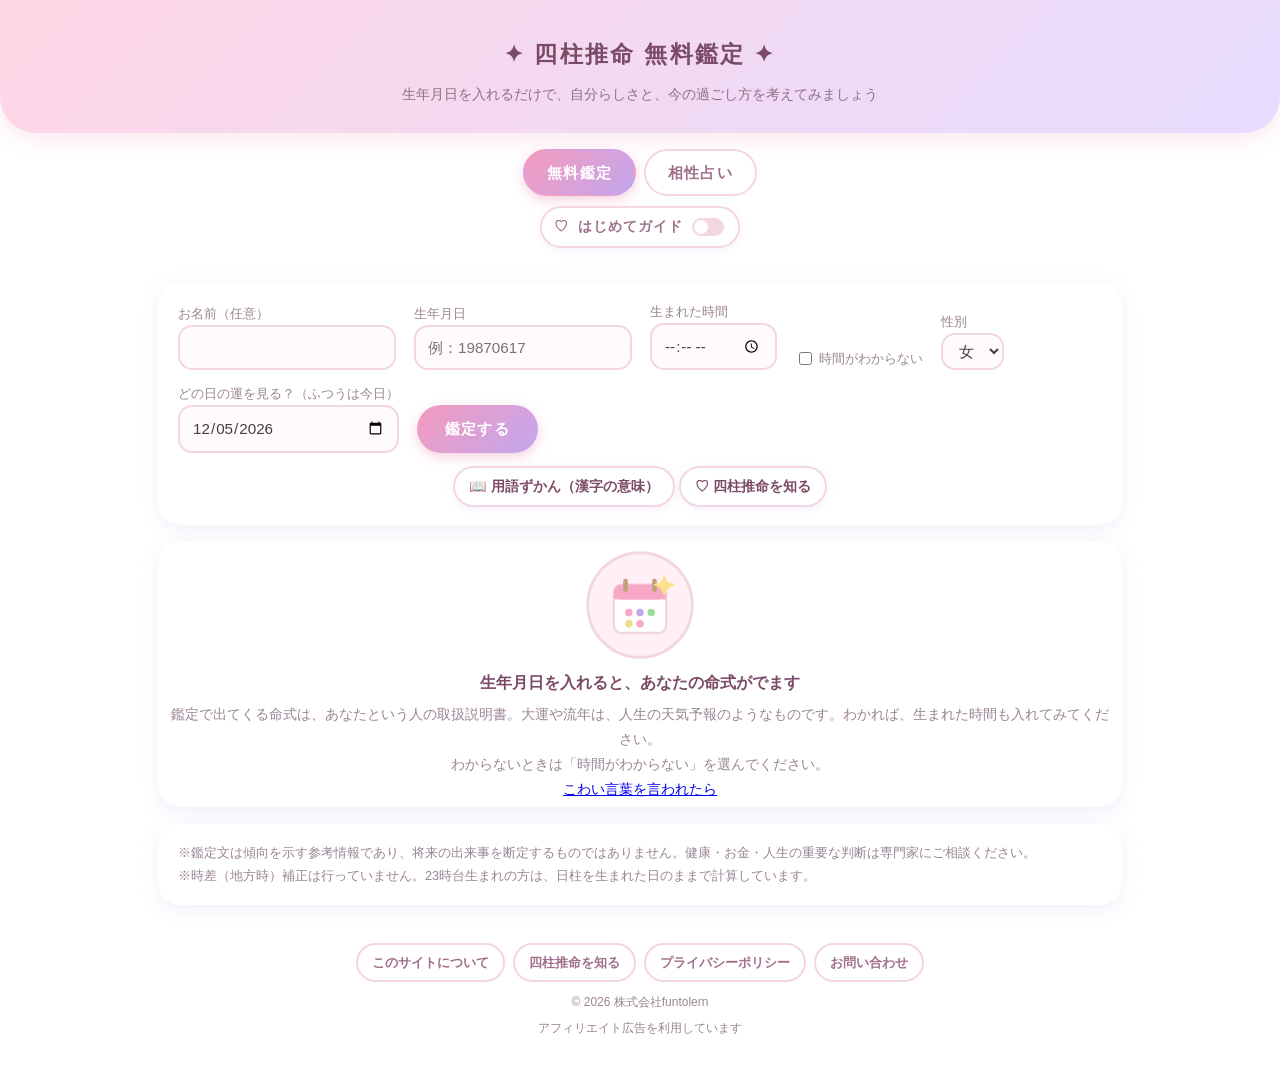
<file: index.html>
<!doctype html>
<html lang="ja">
<head>
<meta charset="utf-8">
<meta name="viewport" content="width=device-width,initial-scale=1">
<title>四柱推命 無料鑑定｜世界一わかりやすい四柱推命サイト</title>
<meta name="description" content="生年月日を入れるだけで、四柱推命の命式と自分らしさ、今の過ごし方がわかります。無料。怖がらせない、わかりやすさを大切にした鑑定サイトです。">
<link rel="canonical" href="https://shichu-techo.com/">
<style>
:root{--bg:#fff7fa;--ink:#4a3b47;--sub:#9a8494;--line:#f3d6e2;--acc:#e87fa6;--acc2:#b9a3e3;--card:#fff;--hl:#fff0f5;--mint:#d8f3ec}
*{box-sizing:border-box}
body{margin:0;font-family:"Zen Maru Gothic","M PLUS Rounded 1c","Hiragino Maru Gothic ProN","Noto Sans CJK JP",sans-serif;background:var(--bg) radial-gradient(circle at 10% 0%,#ffe3ee 0,transparent 40%),radial-gradient(circle at 95% 10%,#ece4ff 0,transparent 35%);color:var(--ink);line-height:1.8}
header{padding:34px 20px 26px;text-align:center;background:linear-gradient(135deg,#ffd6e5,#e6dcff);border-radius:0 0 36px 36px;box-shadow:0 6px 20px rgba(232,127,166,.18)}
header h1{margin:0;font-size:1.45rem;letter-spacing:.1em;color:#7a4a66}
header h1:before{content:"\2726  "}header h1:after{content:"  \2726"}
header p{margin:6px 0 0;color:#8f6f86;font-size:.88rem}
main{max-width:1000px;margin:0 auto;padding:18px}
.card{background:var(--card);border:none;border-radius:22px;padding:18px 20px;margin:16px 0;box-shadow:0 4px 18px rgba(185,163,227,.18)}
.card h2{font-size:1.05rem;margin:0 0 10px;color:#c45a86;padding:0}
.card h2:before{content:"\2661 ";color:var(--acc)}
.card h3{font-size:.95rem;margin:14px 0 4px;color:#8a6aa8}
form{display:flex;flex-wrap:wrap;gap:12px 18px;align-items:flex-end}
label{display:flex;flex-direction:column;font-size:.8rem;color:var(--sub)}
input,select,button{font:inherit;font-size:.95rem;padding:7px 12px;border:2px solid var(--line);border-radius:14px;background:#fffafc;color:var(--ink)}
input:focus,select:focus{outline:none;border-color:var(--acc)}
button{background:linear-gradient(135deg,#f49bbd,#c3a6ee);color:#fff;border:none;padding:10px 28px;border-radius:999px;cursor:pointer;font-weight:bold;letter-spacing:.08em;box-shadow:0 4px 12px rgba(232,127,166,.35)}
details{font-size:.85rem;color:var(--sub);width:100%}
details label{display:inline-flex;margin-right:16px}
table{border-collapse:separate;border-spacing:0;width:100%;max-width:100%;table-layout:fixed;font-size:.95rem;border-radius:16px;overflow:hidden;border:2px solid var(--line)}
th,td{border-bottom:1px solid var(--line);border-right:1px solid var(--line);padding:6px 4px;text-align:center;white-space:normal;overflow-wrap:anywhere;word-break:break-word;line-height:1.35}
th{background:#fdeef4;font-weight:normal;color:#a0708c;font-size:.82rem}
td.big{font-size:1.6rem;letter-spacing:.1em;padding:10px 4px;color:#7a4a66;overflow-wrap:normal;word-break:normal}
td.day{background:var(--hl)}
table.meishiki th:first-child,table.meishiki td:first-child{width:4.4em;padding:6px 1px;font-size:.72rem;line-height:1.25}
.grid{display:grid;grid-template-columns:1fr 1fr;gap:14px}
@media(max-width:760px){
  .grid{grid-template-columns:1fr}
  table{font-size:.78rem}
  th,td{padding:5px 2px}
  th{font-size:.7rem}
  td.big{font-size:1.15rem;letter-spacing:0;padding:8px 1px}
  table.meishiki th:first-child,table.meishiki td:first-child{width:4em;font-size:.68rem;padding:5px 1px}
}
.kv{display:grid;grid-template-columns:7em 1fr;gap:4px 10px;font-size:.92rem}
.kv div:nth-child(odd){color:var(--sub)}
.kv.points-kv{grid-template-columns:max-content minmax(0,1fr)}
.point-label,.point-date,.calm-sources>span{white-space:nowrap}
.point-date,.calm-sources>span{display:inline-block}
.meishiki-kubou{margin:8px 0 0;font-weight:700}
.kubou-mark{display:block;width:max-content;margin:2px auto 0;padding:0 5px;border-radius:8px;background:#f0e7fa;color:#614a76;font-size:.7rem}
.bar{display:flex;align-items:center;gap:8px;font-size:.9rem;margin:4px 0}
.bar span.b{display:inline-block;height:14px;background:linear-gradient(90deg,#f7a8c6,#c8b2f0);border-radius:999px}
.note{font-size:.8rem;color:var(--sub)}
.setsuiri-time-note{padding:4px 0;color:#6a5365}
.warn{font-size:.85rem;color:#d2557f}
.tag{display:inline-block;border:none;border-radius:999px;padding:1px 10px;margin:2px 3px;font-size:.85rem;background:var(--mint);color:#3f7f6e}
tr.cur td{background:#ffe3ee;font-weight:bold}
.text p{margin:4px 0}
.text p.lead{font-weight:bold;color:#7a4a66}
.text h4{display:inline-block;margin:12px 0 2px;padding:1px 12px;font-size:.85rem;color:#fff;background:linear-gradient(135deg,#f49bbd,#c3a6ee);border-radius:999px}
svg.gogyo{display:block;width:100%;max-width:360px;margin:0 auto}
.gl{font-size:.88rem;margin-top:6px}.gl div{margin:2px 0}
.dot{display:inline-block;width:.8em;height:.8em;border-radius:50%;margin-right:6px;vertical-align:-1px}
.tabs{display:flex;gap:8px;justify-content:center;flex-wrap:wrap;margin:16px auto 0;max-width:1000px;padding:0 18px}
.tab{background:#fff;color:#a0708c;border:2px solid var(--line);box-shadow:none;padding:8px 22px;font-weight:bold}
.tab.on{background:linear-gradient(135deg,#f49bbd,#c3a6ee);color:#fff;border-color:transparent;box-shadow:0 4px 12px rgba(232,127,166,.35)}
.panel{display:none}.panel.on{display:block}
.legend{display:flex;flex-wrap:wrap;gap:6px;justify-content:center;margin:10px 0 4px}
.pill{display:inline-flex;align-items:center;gap:5px;border-radius:999px;padding:3px 10px 3px 5px;font-size:.78rem;background:#fff;border:1px solid var(--line);color:#7a4a66}.pill svg{flex:none;display:block}
.two{display:grid;grid-template-columns:1fr 1fr;gap:12px}
@media(max-width:760px){.two{grid-template-columns:1fr}}
.cmp{margin:6px 0}.cmp .row{display:grid;grid-template-columns:2em repeat(2,minmax(0,1fr));gap:6px;align-items:center;font-size:.88rem}
.cmp-head{overflow-wrap:anywhere}.cmp-value{display:flex;align-items:center;gap:4px}.cmp-track{flex:1;min-width:0}.cmp .b{display:block;height:10px;border-radius:999px;background:linear-gradient(90deg,#f7a8c6,#c8b2f0)}
.gogyo-reading{background:var(--hl);border-radius:14px;padding:10px 14px;margin:12px 0}
#aisho-cycle-summary p{margin:0}
.who{font-size:.8rem;color:var(--sub);margin:0 0 8px}

.guidebar{display:flex;justify-content:center;margin:10px 18px 0}
.guide-toggle{display:inline-flex;align-items:center;gap:8px;font:inherit;font-size:.88rem;font-weight:bold;color:#a0708c;background:#fff;border:2px solid var(--line);border-radius:999px;padding:6px 14px 6px 12px;cursor:pointer;box-shadow:0 2px 8px rgba(185,163,227,.15)}
.guide-toggle.on{color:#fff;background:linear-gradient(135deg,#f49bbd,#c3a6ee);border-color:transparent;box-shadow:0 4px 12px rgba(232,127,166,.35)}
.guide-toggle .sw{width:32px;height:18px;border-radius:999px;background:#f3d6e2;position:relative;flex:none}
.guide-toggle .sw:after{content:"";position:absolute;top:2px;left:2px;width:14px;height:14px;border-radius:50%;background:#fff;transition:left .15s}
.guide-toggle.on .sw{background:rgba(255,255,255,.45)}
.guide-toggle.on .sw:after{left:16px}
.qbtn{display:inline-flex;align-items:center;justify-content:center;width:18px;height:18px;margin-left:4px;padding:0;border:none;border-radius:50%;background:linear-gradient(135deg,#f49bbd,#c3a6ee);color:#fff;font:inherit;font-size:11px;font-weight:bold;line-height:1;cursor:pointer;vertical-align:2px;box-shadow:0 1px 4px rgba(232,127,166,.35)}
.qbtn:focus{outline:2px solid #e87fa6;outline-offset:2px}
.qpop{position:fixed;z-index:50;max-width:min(320px,calc(100vw - 24px));background:#fff;color:#4a3b47;border:1.5px solid #e7dff0;border-radius:16px;padding:10px 12px;box-shadow:0 8px 24px rgba(122,74,102,.18);font-size:.82rem;line-height:1.65}
.qpop b{display:block;color:#c45a86;margin:0 0 4px;font-size:.88rem}
.qpop p{margin:0}
.tour{position:fixed;left:8px;right:8px;bottom:8px;z-index:45;background:#fff;border:1.5px solid #e7dff0;border-radius:20px;padding:12px 14px 12px;box-shadow:0 8px 28px rgba(185,163,227,.28);max-width:640px;margin:0 auto}
.tour-top{display:flex;align-items:center;gap:8px;margin:0 0 6px}
.tour-top b{flex:1;color:#7a4a66;font-size:.95rem}
.tour-top .num{font-size:.75rem;color:#9a8494;flex:none}
.tour-x{flex:none;width:28px;height:28px;border:none;border-radius:50%;background:#fff0f5;color:#c45a86;font:inherit;font-size:1.1rem;cursor:pointer}
.tour p{margin:0 0 10px;font-size:.86rem;line-height:1.7;color:#4a3b47}
.tour-nav{display:flex;gap:8px;justify-content:space-between}
.tour-nav button{flex:1;font:inherit;font-size:.9rem;font-weight:bold;border:none;border-radius:999px;padding:8px 12px;cursor:pointer}
.tour-nav .prev{background:#fff0f5;color:#c45a86}
.tour-nav .next{background:linear-gradient(135deg,#f49bbd,#c3a6ee);color:#fff}
.tour-nav button:disabled{opacity:.4;cursor:default}
.guide-hl{box-shadow:0 0 0 3px #9b80c7,0 0 0 8px rgba(155,128,199,.22)!important}
body.guide-on{padding-bottom:160px}
@media(max-width:760px){body.guide-on{padding-bottom:180px}}

.kan-yomi{display:inline-flex;flex-direction:column;align-items:center;justify-content:center;line-height:1.05;text-decoration:none;color:inherit;vertical-align:middle}
.kan-yomi .ky-k{font-weight:700;line-height:1.1}
.kan-yomi .ky-y{font-size:8px;font-weight:400;letter-spacing:-.04em;line-height:1.1;color:#a0708c;white-space:nowrap}
.kan-yomi.ky-mid .ky-y{letter-spacing:-.06em;font-size:7.5px}
.kan-yomi.ky-long .ky-y{letter-spacing:-.08em;font-size:7px}
.kanshi-yomi{display:inline-flex;gap:2px;align-items:flex-start;justify-content:center;flex-wrap:nowrap}
td.big .kan-yomi{min-width:0}
@media(max-width:760px){
  .kan-yomi .ky-y{font-size:7.5px;letter-spacing:-.05em}
  .kan-yomi.ky-mid .ky-y{font-size:7px;letter-spacing:-.07em}
  .kan-yomi.ky-long .ky-y{font-size:6.5px;letter-spacing:-.09em}
}
.zukan-bar{margin:10px 0 0;text-align:center}
.zukan-btn{display:inline-flex;align-items:center;gap:6px;font:inherit;font-size:.88rem;font-weight:bold;color:#7a4a66;text-decoration:none;background:#fff;border:2px solid var(--line);border-radius:999px;padding:6px 14px;box-shadow:0 2px 8px rgba(185,163,227,.15)}
.zukan-btn:hover{border-color:var(--acc);color:#c45a86}

.term-yomi{display:inline-flex;flex-direction:column;align-items:center;justify-content:center;line-height:1.05;text-decoration:none;color:inherit;vertical-align:middle;margin:0 1px}
.term-yomi .ty-k{line-height:1.15}
.term-yomi .ty-y{font-size:7.5px;font-weight:400;letter-spacing:-.04em;line-height:1.1;color:#a0708c;white-space:nowrap}
.term-yomi.ty-mid .ty-y{font-size:7px;letter-spacing:-.06em}
.term-yomi.ty-long .ty-y{font-size:6.5px;letter-spacing:-.08em}
h2 .term-yomi,h3 .term-yomi{margin:0 2px}
table.meishiki th:first-child .term-yomi .ty-y{font-size:6.5px;letter-spacing:-.08em}
@media(max-width:760px){
  .term-yomi .ty-y{font-size:7px}
  .term-yomi.ty-mid .ty-y{font-size:6.5px}
  .term-yomi.ty-long .ty-y{font-size:6px;letter-spacing:-.1em}
  table.meishiki th:first-child,table.meishiki td:first-child{width:4.6em}
}
.term-yomi.ty-nayin .ty-y{font-size:6.5px;letter-spacing:-.06em;white-space:nowrap;text-align:center;line-height:1.15}
@media(max-width:760px){
  .term-yomi.ty-nayin .ty-y{font-size:6.5px;letter-spacing:-.08em;white-space:nowrap}
}

.empty{text-align:center;padding:8px 8px 4px}
.empty svg{display:block;width:112px;height:112px;margin:0 auto 8px}
.empty .lead{font-weight:bold;color:#7a4a66;margin:0 0 6px;font-size:1rem}
.empty .sub{margin:0;font-size:.86rem;color:var(--sub)}
.time-help{font-size:.78rem;color:var(--sub);margin:0;width:100%}
#debugSettings[hidden]{display:none !important}

/* v10: 命式テーブルの折り返し防止と、読みやすい見出しブロック */
table.meishiki td,table.meishiki th{overflow-wrap:normal;word-break:keep-all}
table.meishiki td .term-yomi,table.meishiki td .kan-yomi,table.meishiki .cell-unit{white-space:nowrap}
.meishiki .meishiki-star{font-size:1.625rem;font-weight:700;line-height:1.15}
@media(max-width:760px){
  .meishiki .meishiki-star{font-size:1.125rem}
}
.cell-stack{display:flex;flex-direction:column;align-items:center;justify-content:center;gap:2px;line-height:1.2}
.stars-wrap{overflow-x:auto;-webkit-overflow-scrolling:touch;max-width:100%}
table.stars{font-size:.88rem}
table.stars th,table.stars td{overflow-wrap:normal;word-break:keep-all;white-space:nowrap}
.sum-lines{display:flex;flex-direction:column;gap:10px}
.sum-item{background:#fff0f5;border-radius:16px;padding:10px 12px}
.sum-item .lbl{display:inline-block;font-size:.75rem;font-weight:700;color:#fff;background:linear-gradient(135deg,#f49bbd,#c3a6ee);border-radius:999px;padding:1px 10px;margin:0 0 6px}
.sum-item p{margin:0;font-size:.92rem}
.unki-block{margin:14px 0 8px;padding:12px 14px 10px;background:#fffafc;border-radius:16px;border:1.5px solid var(--line)}
.unki-block h3{margin:0 0 6px;color:#c45a86}
.unki-block h4{display:inline-block;margin:10px 0 4px;padding:1px 12px;font-size:.82rem;color:#fff;background:linear-gradient(135deg,#f49bbd,#c3a6ee);border-radius:999px}
.unki-block p{margin:4px 0 6px}
details.more{width:100%;margin:16px 0;border:none}
details.more>summary{cursor:pointer;list-style:none;background:#fff;border:2px solid var(--line);border-radius:999px;padding:10px 18px;text-align:center;font-weight:700;color:#a0708c;box-shadow:0 2px 8px rgba(185,163,227,.15)}
details.more>summary::-webkit-details-marker{display:none}
details.more[open]>summary{margin-bottom:12px;color:#c45a86;border-color:var(--acc)}
@media(max-width:400px){
  main{padding:14px 10px}
  .card{padding:14px 12px}
  table{font-size:.7rem}
  table.meishiki{font-size:.7rem}
  table.meishiki th,table.meishiki td{padding:5px 1px}
  table.meishiki td.big{font-size:1.05rem;padding:8px 0}
  table.meishiki th:first-child,table.meishiki td:first-child{width:3.8em;font-size:.62rem;padding:5px 1px}
  table.stars{font-size:.66rem}
  table.stars th,table.stars td{padding:4px 2px}
  .kv{grid-template-columns:5.2em 1fr;font-size:.84rem;gap:4px 8px}
  .tag{font-size:.78rem;padding:1px 8px;margin:2px 2px}
}

.reassure{background:#fff0f5;border:1px solid #f3d6e2;border-radius:16px;padding:12px 14px;margin:8px 0 0;font-size:.92rem;line-height:1.7;color:#6a4a5c}
.ch-label{margin:20px 4px 4px;font-size:.78rem;font-weight:700;letter-spacing:.12em;color:#c45a86}
.fortune-figure{margin:0;padding:18px 14px 12px;border:1px solid #f0d4de;border-radius:18px;background:#fffaf7;color:#624752}
.fortune-figure figcaption{font-size:clamp(1rem,2.4vw,1.35rem);font-weight:bold;color:#834b61;text-align:center;overflow-wrap:anywhere}
.fortune-note{margin:4px 0 12px;text-align:center;color:#765765;font-size:.82rem}
.fortune-scroll{overflow-x:auto;border-radius:10px;background:#fff5f3;scrollbar-color:#c988a2 #f9e8e9}
.fortune-scroll:focus-visible{outline:2px solid #be416c;outline-offset:2px}
.fortune-timeline{display:block;width:100%;min-width:var(--fortune-width);height:auto}
.fortune-scroll-hint{display:none;margin:6px 0 0}
.fortune-cycle{display:flex;align-items:center;justify-content:center;gap:clamp(12px,5vw,55px);margin-top:12px}
.fortune-wheel{text-align:center;width:min(100%,290px)}
.fortune-wheel h3{margin:0;color:#834b61}
.fortune-clock{display:block;width:100%;height:auto}
.fortune-legend{list-style:none;padding:0;margin:0;display:flex;flex-wrap:wrap;gap:8px 16px;font-size:.85rem}
.fortune-legend li{display:flex;gap:6px;align-items:center}
.fortune-legend i{width:13px;height:13px;border-radius:4px}
.fortune-pink{background:#be416c}
.fortune-gray{background:#c4bec9}
.fortune-reading{display:grid;grid-template-columns:1fr 1fr;gap:12px;margin-top:12px}
.fortune-reading>div{background:#fff1f5;border-radius:14px;padding:12px 14px}
.fortune-reading h3{margin:0;color:#834b61}
.fortune-reading p{margin:4px 0;font-size:.9rem}
.fortune-years{white-space:nowrap}
.fortune-phases{display:grid;grid-template-columns:repeat(3,minmax(0,1fr));gap:4px;list-style:none;padding:0;margin:10px 0;text-align:center;color:#624752}
.fortune-phases li{padding:5px 3px 3px;border-radius:8px;font-size:.82rem;line-height:1.4;min-width:0;word-break:normal;overflow-wrap:anywhere}
.fortune-phases li.depart{background:#fde4ee}
.fortune-phases li.challenge{background:#feeadb}
.fortune-phases li.focus{background:#ffedce}
.fortune-phases li.growth{background:#dff1e9}
.fortune-phases li.inherit{background:#efe6fb}
.fortune-phases li.release{background:#e4e0e5}
.fortune-phases li[aria-current]{box-shadow:0 0 0 2px #be416c}
.fortune-phase-range{display:block;font-size:.69rem;font-variant-numeric:tabular-nums}
.fortune-phase-track{display:grid;grid-template-rows:17px;gap:2px;margin-top:4px;font-size:.67rem;line-height:16px}
.fortune-phase-track.cols-2{grid-template-columns:repeat(2,minmax(0,1fr))}
.fortune-phase-track>span{background:#ffffffa0;border-radius:4px;min-height:16px}
.fortune-phase-track>[aria-current]{background:#be416c;color:#fff;font-weight:bold}
.fortune-reading .fortune-preface{margin:0 0 4px}
.fortune-phase-guide{display:grid;gap:3px;margin:0 0 10px;font-size:.85rem}
.fortune-phase-guide>div{display:block;padding:2px 5px}
.fortune-phase-guide dt{font-weight:bold;color:#834b61}
.fortune-phase-guide dd{margin:0}
.fortune-phase-active{background:#fbe0e9;border-radius:8px}
#guide-fortune-ryunen{margin-top:16px}
#guide-fortune-ryunen h3{margin:0 0 8px;color:#834b61}
.fortune-ryunen-list{display:grid;grid-template-columns:repeat(5,minmax(0,1fr));gap:8px;padding:0;margin:0;list-style:none}
.fortune-ryunen-card{min-width:0;padding:9px 10px;border:1px solid #ebd8df;border-radius:12px;background:#fffaf7;color:#624752;font-size:.8rem;line-height:1.45}
.fortune-ryunen-card[aria-current]{background:#fbe0e9;border-color:#c9537b}
.fortune-ryunen-date,.fortune-ryunen-pillar,.fortune-ryunen-stars,.fortune-ryunen-details,.fortune-ryunen-tags{display:flex;align-items:baseline;flex-wrap:wrap;gap:2px 6px}
.fortune-ryunen-date{color:#834b61}
.fortune-ryunen-date strong,.fortune-ryunen-pillar strong{font-size:1rem}
.fortune-ryunen-date span{font-weight:bold;color:#9d345c}
.fortune-ryunen-details{margin-top:4px}
.fortune-ryunen-tags{margin-top:6px;gap:3px}
.fortune-ryunen-tags span{padding:1px 5px;border-radius:6px;font-size:.72rem;white-space:nowrap}
.fortune-ryunen-phase[data-phase="depart"]{background:#fde4ee}
.fortune-ryunen-phase[data-phase="challenge"]{background:#feeadb}
.fortune-ryunen-phase[data-phase="focus"]{background:#ffedce}
.fortune-ryunen-phase[data-phase="growth"]{background:#dff1e9}
.fortune-ryunen-phase[data-phase="inherit"]{background:#efe6fb}
.fortune-ryunen-phase[data-phase="release"]{background:#e4e0e5}
.fortune-ryunen-kubou{background:#e4e0e5;color:#504954}
.fortune-legend i.phase-depart{background:#f8d0de}
.fortune-legend i.phase-challenge{background:#fddcc4}
.fortune-legend i.phase-focus{background:#f9e6b8}
.fortune-legend i.phase-growth{background:#d8f3ec}
.fortune-legend i.phase-inherit{background:#e4d7f6}
.fortune-legend i.phase-release{background:#d9d5dc}
.hoshi-bar{margin:14px 0 0;text-align:center}
.hoshi-btn{display:inline-flex;align-items:center;gap:6px;font:inherit;font-size:.92rem;font-weight:bold;color:#fff;text-decoration:none;background:linear-gradient(135deg,#f49bbd,#c3a6ee);border-radius:999px;padding:8px 20px;box-shadow:0 4px 12px rgba(232,127,166,.35)}
.hoshi-btn:hover,.hoshi-btn:focus{outline:none;filter:brightness(1.05)}
@media(max-width:850px){.fortune-ryunen-list{grid-template-columns:repeat(3,minmax(0,1fr))}}
@media(max-width:1050px){.fortune-scroll-hint{display:block}}
@media(max-width:600px){
  .fortune-figure{padding:12px 8px}
  .fortune-cycle{flex-direction:column;gap:2px}
  .fortune-reading{grid-template-columns:1fr;gap:8px}
  .fortune-ryunen-list{grid-template-columns:repeat(2,minmax(0,1fr))}
  .fortune-phases{grid-template-columns:1fr}
}
.card.featured{border:2px solid #f4b4cc;box-shadow:0 6px 20px rgba(232,127,166,.22)}
.card.featured h2:before{content:"\2665 "}
.lead{font-size:.95rem;margin:0 0 10px;line-height:1.75}
.ikashi{background:#fffaf0;border-radius:12px;padding:8px 12px;margin:8px 0 0}
.stage-list{display:flex;flex-direction:column;gap:10px;margin-top:8px}
.stage-card{background:#fffafc;border:1px solid var(--line);border-radius:16px;padding:12px 14px}
.stage-card h3{margin:0 0 6px;display:flex;flex-wrap:wrap;gap:6px 10px;align-items:baseline}
.stage-card .age{font-size:.78rem;font-weight:600;color:#a0708c}
.stage-romance{margin:8px 0 4px}
.stage-romance h5{margin:12px 0 4px;font-size:.95rem;line-height:1.5;color:#7a4a66}
.stage-romance p{margin:0 0 10px;line-height:1.8}
.zokan-layers{margin:6px 0;padding-left:1.1em}
.zokan-layers li{margin:4px 0}
.zokan-layers li.on{font-weight:700}
.zokan-layers .now{display:inline-block;margin-left:4px;font-size:.72rem;font-weight:700;color:#c45a86;background:#ffe3ee;border-radius:999px;padding:1px 8px}
.calm-words{display:grid;gap:6px;list-style:none;padding:0;margin:6px 0 10px}
.calm-words li{display:grid;grid-template-columns:max-content minmax(0,1fr);align-items:center;gap:8px;font-size:.8rem;color:var(--sub)}
.chip-label{font-size:.78rem;color:#a0708c;font-weight:700;margin-right:4px}
.calm-chip{background:#fff;color:#8a4a6c;border:2px solid var(--line);box-shadow:none;padding:4px 12px;font-size:.82rem;letter-spacing:0}
.calm-chip:hover,.calm-chip:focus{border-color:var(--acc);color:#c45a86}
.calm-panel{border-top:1px solid #e7dff0;padding:6px 0;margin:6px 0 10px}
.rel-card{background:#fffafc;border:1px solid var(--line);border-radius:14px;padding:10px 12px;margin:8px 0}
.def-line{font-size:.86rem;color:var(--sub);line-height:1.7}
#guide-a-rels .note a,#guide-rels .rel-card a,.stage-signs a{color:#69488a;text-decoration:underline}
details.more.inner{margin:8px 0}
details.more.inner>summary{padding:8px 14px;font-size:.86rem}
@media(max-width:400px){
  .reassure{font-size:.86rem;padding:10px}
  .stage-card{padding:10px}
  .calm-chip{padding:4px 10px;font-size:.78rem}
}


/* 用語ずかん（同一ページ内パネル。OneDriveでも別ファイル不要） */
#zukan-root.zukan-modal{display:none;position:fixed;inset:0;z-index:100;overflow:auto;-webkit-overflow-scrolling:touch;background:var(--bg);overscroll-behavior:contain}
#zukan-root.zukan-modal.is-open,#zukan-root.zukan-modal:target,#zukan-root.zukan-modal:has(:target){display:block}
#zukan-root .zukan-toolbar{position:sticky;top:0;z-index:30;display:flex;justify-content:flex-end;gap:8px;padding:8px 12px;background:rgba(255,247,250,.96);border-bottom:1px solid var(--line)}
#zukan-root .zukan-close{font:inherit;font-size:.88rem;font-weight:bold;color:#7a4a66;background:#fff;border:2px solid var(--line);border-radius:999px;padding:6px 16px;cursor:pointer;box-shadow:0 2px 8px rgba(185,163,227,.15)}
#zukan-root .zukan-close:hover,#zukan-root .zukan-close:focus{border-color:var(--acc);color:#c45a86;outline:none}
body.zukan-open{overflow:hidden}
.meishiki-capture{background:#fff;border-radius:16px;padding:8px 4px 4px}

@media print{
  header,form,.tabs,#guideToggle,#tour,#qpop,.actions,#saveChartStatus,button{display:none!important}
  .card,.unki-block,.rel-card,.unki-table,.stars-wrap,tr{break-inside:avoid}
  .card{box-shadow:none}
  h2,h3,h4,.ch-label{break-after:avoid}
  body{background:white}
}
#zukan-root{--bg:#fff7fa;--ink:#4a3b47;--sub:#9a8494;--line:#f3d6e2;--acc:#e87fa6;--acc2:#b9a3e3;--card:#fff;--hl:#fff0f5;--mint:#d8f3ec}#zukan-root *{box-sizing:border-box}#zukan-root{scroll-behavior:smooth;overflow-x:hidden;max-width:100%}#zukan-root{margin:0;font-family:"Zen Maru Gothic","M PLUS Rounded 1c","Hiragino Maru Gothic ProN","Noto Sans CJK JP","Noto Sans JP",sans-serif;background:var(--bg) radial-gradient(circle at 10% 0%,#ffe3ee 0,transparent 40%),radial-gradient(circle at 95% 10%,#ece4ff 0,transparent 35%);color:var(--ink);line-height:1.8;overflow-x:hidden;max-width:100%}#zukan-root header{padding:34px 16px 18px;text-align:center;background:linear-gradient(135deg,#ffd6e5,#e6dcff);border-radius:0 0 36px 36px;box-shadow:0 6px 20px rgba(232,127,166,.18)}#zukan-root header h1{margin:0;font-size:1.35rem;letter-spacing:.08em;color:#7a4a66;overflow-wrap:anywhere}#zukan-root header h1:before{content:"\2726  "}#zukan-root header h1:after{content:"  \2726"}#zukan-root header .lead{margin:8px auto 14px;color:#8f6f86;font-size:.88rem;max-width:32em}#zukan-root .back{display:inline-block;background:#fff;color:#a0708c;text-decoration:none;border:2px solid var(--line);padding:6px 18px;border-radius:999px;font-size:.88rem;font-weight:bold}#zukan-root .back:hover,#zukan-root .back:focus{background:linear-gradient(135deg,#f49bbd,#c3a6ee);color:#fff;border-color:transparent;outline:none}#zukan-root .navwrap{position:sticky;top:0;z-index:20;background:rgba(255,247,250,.94);border-bottom:1px solid var(--line)}#zukan-root nav.chips{display:flex;flex-wrap:wrap;gap:8px;justify-content:center;max-width:1000px;margin:0 auto;padding:10px 12px}#zukan-root nav.chips a{display:inline-block;background:#fff;color:#a0708c;text-decoration:none;border:2px solid var(--line);border-radius:999px;padding:5px 12px;font-size:.8rem;font-weight:bold;white-space:nowrap}#zukan-root nav.chips a:hover,#zukan-root nav.chips a:focus{background:linear-gradient(135deg,#f49bbd,#c3a6ee);color:#fff;border-color:transparent;outline:none}#zukan-root main{max-width:1000px;margin:0 auto;padding:18px 14px 48px}#zukan-root section.sec{margin:8px 0 32px}#zukan-root section.sec>h2{font-size:1.08rem;margin:0 0 8px;color:#c45a86}#zukan-root section.sec>h2:before{content:"\2661 ";color:var(--acc)}#zukan-root .sec-lead{font-size:.88rem;color:var(--sub);margin:0 0 14px}#zukan-root .cards{display:grid;grid-template-columns:1fr 1fr;gap:12px}#zukan-root .pair{display:block;margin:4px 0 0;font-size:.78rem;color:#8a6aa8;letter-spacing:.04em;text-align:center;overflow-wrap:anywhere}#zukan-root section.sec{scroll-margin-top:80px}#zukan-root .term{background:var(--card);border-radius:22px;padding:16px 16px 14px;box-shadow:0 4px 18px rgba(185,163,227,.18);display:flex;flex-direction:column;align-items:center;min-width:0;overflow:hidden;scroll-margin-top:96px;height:100%}#zukan-root .term:target{box-shadow:0 0 0 3px #9b80c7,0 4px 18px rgba(185,163,227,.18)}#zukan-root .illust{width:120px;height:120px;flex:none;margin:0 0 6px}#zukan-root .illust svg{display:block;width:120px;height:120px}#zukan-root .term h3{margin:0;font-size:1.65rem;color:#7a4a66;letter-spacing:.06em;line-height:1.25;font-weight:bold;text-align:center}#zukan-root .term h3 .yomi{display:block;font-size:.8rem;font-weight:normal;letter-spacing:.12em;color:var(--sub);margin-top:2px}#zukan-root .tags{margin:8px 0 6px;text-align:center}#zukan-root .tag{display:inline-block;border-radius:999px;padding:1px 10px;margin:2px 3px;font-size:.78rem;background:var(--mint);color:#3f7f6e}#zukan-root .tag.yang{background:#ffe3ee;color:#c45a86}#zukan-root .tag.yin{background:#ece4ff;color:#7a5aa8}#zukan-root .tag.wood{background:#e8f8f0;color:#3d8a68}#zukan-root .tag.fire{background:#ffe8f0;color:#c45a86}#zukan-root .tag.earth{background:#fff4e0;color:#9a7040}#zukan-root .tag.metal{background:#fff9e0;color:#8a7a30}#zukan-root .tag.water{background:#e8f3fc;color:#3a6fa0}#zukan-root .term p{margin:4px 0 0;font-size:.88rem;text-align:left;overflow-wrap:anywhere;word-break:break-word}#zukan-root .diagram{background:var(--card);border-radius:22px;padding:16px 14px;box-shadow:0 4px 18px rgba(185,163,227,.18);margin:0 0 14px;text-align:center;min-width:0;overflow:hidden}#zukan-root .diagram svg{display:block;width:100%;max-width:380px;margin:0 auto;height:auto}#zukan-root .diagram .cap{font-size:.82rem;color:var(--sub);margin:10px 0 0;text-align:left;overflow-wrap:anywhere}#zukan-root .leg{display:flex;flex-wrap:wrap;gap:8px 16px;justify-content:center;margin-top:8px;font-size:.8rem;color:#7a4a66}#zukan-root .leg i{display:inline-block;width:22px;height:0;border-top:3px solid #e87fa6;vertical-align:middle;margin-right:4px;border-radius:2px}#zukan-root .leg i.dash{border-top-style:dashed;border-color:#b9a3e3}#zukan-root footer.note{font-size:.8rem;color:var(--sub);background:var(--card);border-radius:22px;padding:16px 18px;box-shadow:0 4px 18px rgba(185,163,227,.18);overflow-wrap:anywhere}#zukan-root .bottom-back{text-align:center;margin:22px 0 8px}
@media(max-width:760px){#zukan-root header{padding:28px 14px 16px}#zukan-root header h1{font-size:1.12rem;letter-spacing:.04em}#zukan-root .term h3{font-size:1.25rem;letter-spacing:.03em}#zukan-root .term{padding:12px 10px 10px;scroll-margin-top:180px;border-radius:18px}#zukan-root section.sec{scroll-margin-top:180px}#zukan-root nav.chips{gap:6px;padding:8px 8px}#zukan-root nav.chips a{padding:4px 9px;font-size:.72rem}#zukan-root .cards{gap:8px}
}
@media(max-width:480px){#zukan-root .illust{width:76px;height:76px;margin:0 0 4px}#zukan-root .illust svg{width:76px;height:76px}#zukan-root .term{padding:8px 7px 8px;border-radius:16px}#zukan-root .term h3{font-size:1.02rem;letter-spacing:.02em}#zukan-root .term h3 .yomi{font-size:.65rem;letter-spacing:.04em}#zukan-root .tags{margin:5px 0 4px}#zukan-root .tag{font-size:.65rem;padding:0 6px;margin:1px}#zukan-root .pair{font-size:.65rem;margin:2px 0 0;letter-spacing:0}#zukan-root .term p{font-size:.72rem;line-height:1.65;margin:3px 0 0}#zukan-root .sec-lead{font-size:.82rem}
}


.site-footer{max-width:1000px;margin:4px auto 32px;padding:0 16px;text-align:center}
.site-footer nav{display:flex;flex-wrap:wrap;gap:8px;justify-content:center;margin:0 0 10px}
.site-footer nav a{display:inline-block;background:#fff;color:#a0708c;text-decoration:none;border:2px solid var(--line);border-radius:999px;padding:6px 14px;font-size:.82rem;font-weight:bold}
.site-footer nav a:hover,.site-footer nav a:focus{background:linear-gradient(135deg,#f49bbd,#c3a6ee);color:#fff;border-color:transparent;outline:none}
.site-footer nav a[aria-current="page"]{border-color:var(--acc);color:#c45a86}
.site-footer .copy{margin:0;font-size:.75rem;color:var(--sub)}
.site-footer .ad-note{margin:4px 0 0;font-size:.72rem;color:var(--sub)}
</style>
</head>
<body>
<header id="kantei-top">
  <h1>四柱推命 無料鑑定</h1>
  <p id="lead">生年月日を入れるだけで、自分らしさと、今の過ごし方を考えてみましょう</p>
</header>
<nav class="tabs" aria-label="メニュー">
  <button type="button" class="tab on" id="tab-kantei">無料鑑定</button>
  <button type="button" class="tab" id="tab-aisho">相性占い</button>
</nav>
<div class="guidebar">
  <button type="button" class="guide-toggle" id="guideToggle" aria-pressed="false">
    <span aria-hidden="true">♡</span> はじめてガイド
    <span class="sw" aria-hidden="true"></span>
  </button>
</div>
<main>
<div id="panel-kantei" class="panel on">
<section class="card">
  <form id="f" novalidate>
    <label>お名前（任意）<input type="text" id="birthName" autocomplete="name"></label>
    <label>生年月日<input type="text" id="birth" inputmode="numeric" placeholder="例：19870617" required></label>
    <label>生まれた時間<input type="time" id="time"></label>
    <label style="flex-direction:row;align-items:center;gap:4px"><input type="checkbox" id="notime"> 時間がわからない</label>
    <label>性別<select id="gender"><option>女</option><option>男</option></select></label>
    <label>どの日の運を見る？（ふつうは今日）<input type="date" id="target"></label>
    <button type="submit">鑑定する</button>
    <details id="debugSettings" hidden>
      <summary>計算設定（検証用）</summary>
      <label>節入り判定<select id="mode"><option value="excel">簡易（日付のみで判定）</option><option value="precise" selected>精密（節入り時刻・JST）※標準</option></select></label>
      <label>蔵干の取り方<select id="zokanMode"><option value="since" selected>節入りからの日数※標準</option><option value="excel">次の節入りまでの日数</option></select></label>
    </details>
  </form>
  <p class="warn" id="err"></p>
  <p class="zukan-bar"><a class="zukan-btn" href="#zukan-root">📖 用語ずかん（漢字の意味）</a> <a class="zukan-btn" href="guide.html">♡ 四柱推命を知る</a></p>
</section>
<div id="out">
<section class="card empty" id="empty-kantei">
  <svg viewBox="0 0 120 120" width="112" height="112" aria-hidden="true">
  <circle cx="60" cy="60" r="56" fill="#fff0f5" stroke="#f3d6e2" stroke-width="3"/>
  <rect x="32" y="38" width="56" height="52" rx="8" fill="#fff" stroke="#f3d6e2" stroke-width="2.5"/>
  <rect x="32" y="38" width="56" height="16" rx="8" fill="#f7a8c6"/>
  <rect x="32" y="46" width="56" height="8" fill="#f7a8c6"/>
  <rect x="42" y="32" width="5" height="14" rx="2" fill="#c4a07a"/>
  <rect x="73" y="32" width="5" height="14" rx="2" fill="#c4a07a"/>
  <circle cx="48" cy="68" r="4" fill="#f7a8c6"/>
  <circle cx="60" cy="68" r="4" fill="#c3a6ee"/>
  <circle cx="72" cy="68" r="4" fill="#9fdc9a"/>
  <circle cx="48" cy="80" r="4" fill="#eedc8c"/>
  <circle cx="60" cy="80" r="4" fill="#f7a8c6"/>
  <path d="M86 28 L90 36 L98 38 L90 42 L86 50 L82 42 L74 38 L82 36 Z" fill="#ffe08a"/>
</svg>
  <p class="lead">生年月日を入れると、あなたの命式がでます</p>
  <p class="sub">鑑定で出てくる命式は、あなたという人の取扱説明書。大運や流年は、人生の天気予報のようなものです。わかれば、生まれた時間も入れてみてください。<br>わからないときは「時間がわからない」を選んでください。<br><a href="#sec-calm">こわい言葉を言われたら</a></p>
</section>
</div>
</div>
<div id="panel-aisho" class="panel">
<section class="card">
  <form id="fa" novalidate>
    <div class="two">
      <div>
        <p class="who">あなた</p>
        <label>お名前（任意）<input type="text" id="aName" placeholder="あなた" maxlength="20"></label>
        <label>生年月日<input type="text" id="aBirth" inputmode="numeric" placeholder="例：19870617" required></label>
        <label>生まれた時間<input type="time" id="aTime"></label>
        <label style="flex-direction:row;align-items:center;gap:4px"><input type="checkbox" id="aNotime"> 時間がわからない</label>
        <label>性別<select id="aGender"><option>女</option><option>男</option></select></label>
      </div>
      <div>
        <p class="who">お相手</p>
        <label>お名前（任意）<input type="text" id="bName" placeholder="お相手" maxlength="20"></label>
        <label>生年月日<input type="text" id="bBirth" inputmode="numeric" placeholder="例：19870617" required></label>
        <label>生まれた時間<input type="time" id="bTime"></label>
        <label style="flex-direction:row;align-items:center;gap:4px"><input type="checkbox" id="bNotime"> 時間がわからない</label>
        <label>性別<select id="bGender"><option>男</option><option>女</option></select></label>
      </div>
    </div>
    <button type="submit">相性を見る</button>
  </form>
  <p class="warn" id="errA"></p>
  <p class="zukan-bar"><a class="zukan-btn" href="#zukan-root">📖 用語ずかん（漢字の意味）</a> <a class="zukan-btn" href="guide.html">♡ 四柱推命を知る</a></p>
</section>
<div id="outA">
<section class="card empty" id="empty-aisho">
  <svg viewBox="0 0 120 120" width="112" height="112" aria-hidden="true">
  <circle cx="60" cy="60" r="56" fill="#fff0f5" stroke="#f3d6e2" stroke-width="3"/>
  <rect x="32" y="38" width="56" height="52" rx="8" fill="#fff" stroke="#f3d6e2" stroke-width="2.5"/>
  <rect x="32" y="38" width="56" height="16" rx="8" fill="#f7a8c6"/>
  <rect x="32" y="46" width="56" height="8" fill="#f7a8c6"/>
  <rect x="42" y="32" width="5" height="14" rx="2" fill="#c4a07a"/>
  <rect x="73" y="32" width="5" height="14" rx="2" fill="#c4a07a"/>
  <circle cx="48" cy="68" r="4" fill="#f7a8c6"/>
  <circle cx="60" cy="68" r="4" fill="#c3a6ee"/>
  <circle cx="72" cy="68" r="4" fill="#9fdc9a"/>
  <circle cx="48" cy="80" r="4" fill="#eedc8c"/>
  <circle cx="60" cy="80" r="4" fill="#f7a8c6"/>
  <path d="M86 28 L90 36 L98 38 L90 42 L86 50 L82 42 L74 38 L82 36 Z" fill="#ffe08a"/>
</svg>
  <p class="lead">ふたりの生年月日を入れると、相性がわかります</p>
  <p class="sub">わかれば、生まれた時間も入れてみてください。<br>わからないときは「時間がわからない」を選んでください。</p>
</section>
</div>
</div>
<section class="card note">
  ※鑑定文は傾向を示す参考情報であり、将来の出来事を断定するものではありません。健康・お金・人生の重要な判断は専門家にご相談ください。<br>
  ※時差（地方時）補正は行っていません。23時台生まれの方は、日柱を生まれた日のままで計算しています。
</section>
</main>
<footer class="site-footer">
  <nav aria-label="サイト情報">
    <a href="about.html">このサイトについて</a>
    <a href="guide.html">四柱推命を知る</a>
    <a href="privacy.html">プライバシーポリシー</a>
    <a href="contact.html">お問い合わせ</a>
  </nav>
  <p class="copy">© 2026 株式会社funtolern</p>
  <p class="ad-note">アフィリエイト広告を利用しています</p>
</footer>
<div id="qpop" class="qpop" hidden role="dialog" aria-live="polite"></div>
<aside id="tour" class="tour" hidden></aside>
<div id="zukan-root" class="zukan-modal" role="dialog" aria-label="用語ずかん" aria-modal="true">
  <div class="zukan-toolbar"><button type="button" class="zukan-close" id="zukanClose">とじる</button></div>
  <div class="zukan-inner">

<header>
  <h1>はじめての四柱推命ずかん</h1>
  <p class="lead">鑑定で出てくる漢字を、絵とやさしいことばでまとめました。気になることばを選ぶと、読みと意味がわかります。</p>
  <a class="back zukan-close-link" href="#kantei-top">♡ 無料鑑定にもどる</a>
</header>
<div class="navwrap">
  <nav class="chips" aria-label="ずかんの目次"><a href="#sec-calm">こわい言葉を言われたら</a><a href="#sec-jikkan">十干（10）</a><a href="#sec-junishi">十二支（12）</a><a href="#sec-gogyo">五行（7）</a><a href="#sec-tsuhen">通変星（11）</a><a href="#sec-juniun">十二運（12）</a><a href="#sec-gou">合と冲（9）</a><a href="#sec-nayin">納音（30）</a><a href="#sec-other">その他（17）</a></nav>
</div>
<main>
<section class="sec" id="sec-calm"><h2>こわい言葉を言われたら</h2>
<p class="sec-lead">占いの場で、きつい言い方をされることがあります。四柱推命の言葉の多くは、段階や役割の名前です。あなたを裁くための言葉ではありません。気になる言葉を開いて、やさしい意味を確かめてみてください。</p>
<div class="cards">
<article class="term" id="t-羊刃"><h3>羊刃　<span>ようじん</span></h3>
<p>日干から見て、勢いの強い地支に付くことのある名前です。刃物や災いそのものではなく、力の使い方が鋭くなりやすいサイン。休むリズムを添えると、その力強さが活きていきます。</p></article>
<article class="term" id="t-七殺"><h3>七殺　<span>しちさつ</span></h3>
<p>偏官と同じ通変星の、別の呼び名です。格局の名前に「七殺格」と出ることがあります。命を奪う意味ではありません。けじめや責任の星として、ペースを守りながら読むとよいでしょう。</p></article>
<article class="term" id="t-大殺界"><h3>大殺界　<span>だいかつがい</span></h3>
<p>このサイトの四柱推命の命式には、大殺界という項目は出ません。九星など、別の占いの言葉です。この表にない言葉なので、四柱推命の結果として恐れる必要はありません。</p></article>
</div>
<p class="sec-lead">冲・空亡・墓・絶・死・傷官・敗財・劫財・偏官・刑・害・破などの説明は、それぞれの項目でも読めます。</p>
</section>
<section class="sec" id="sec-jikkan"><h2>十干　<span style="font-size:.8rem;font-weight:normal;color:#9a8494">てんかん</span></h2><p class="sec-lead">天の十の幹（みき）です。甲・乙・丙・丁・戊・己・庚・辛・壬・癸の10種類。陽は「兄（え）」、陰は「弟（と）」と読みます。</p><div class="cards"><article class="term" id="t-甲"><div class="illust"><svg viewBox="0 0 120 120" width="120" height="120" aria-hidden="true"><defs><clipPath id="c"><circle cx="60" cy="60" r="56"/></clipPath></defs><circle cx="60" cy="60" r="56" fill="#e8f6e4"/><g clip-path="url(#c)"><ellipse cx="60" cy="104" rx="28" ry="6" fill="#e8d5c4" opacity=".7"/><rect x="53" y="68" width="14" height="32" rx="6" fill="#c4a07a"/><rect x="56" y="70" width="3" height="26" rx="1.5" fill="#d8be9a" opacity=".7"/><circle cx="44" cy="58" r="20" fill="#8fce8a"/><circle cx="76" cy="56" r="22" fill="#7cb87a"/><circle cx="60" cy="44" r="24" fill="#9fdc9a"/><circle cx="52" cy="50" r="6" fill="#c8efc0" opacity=".8"/><circle cx="72" cy="42" r="5" fill="#c8efc0" opacity=".7"/><circle cx="78" cy="62" r="4" fill="#f7a8c6"/><path d="M36 32.5 L37.1 34.9 L39.5 36 L37.1 37.1 L36 39.5 L34.9 37.1 L32.5 36 L34.9 34.9 Z" fill="#fff"/><path d="M88 29 L89.1 30.9 L91 32 L89.1 33.1 L88 35 L86.9 33.1 L85 32 L86.9 30.9 Z" fill="#fff"/></g><circle cx="60" cy="60" r="56" fill="none" stroke="#c5e6c2" stroke-width="3"/></svg></div><h3>甲<span class="yomi">きのえ</span></h3><div class="tags"><span class="tag yang">陽</span><span class="tag wood">木</span></div><p>大きな木のように、まっすぐに伸びていく力をあらわします。自分の意志をしっかり持って、まわりをやさしく守っていける人のイメージです。十干のいちばんはじめとして、「はじまり」と「成長」のシンボルでもあります。</p></article>
<article class="term" id="t-乙"><div class="illust"><svg viewBox="0 0 120 120" width="120" height="120" aria-hidden="true"><defs><clipPath id="c"><circle cx="60" cy="60" r="56"/></clipPath></defs><circle cx="60" cy="60" r="56" fill="#f3fcec"/><g clip-path="url(#c)"><path d="M60 100 C58 80 48 70 38 58" fill="none" stroke="#7cb87a" stroke-width="2.4" stroke-linecap="round"/><path d="M60 100 C62 78 70 66 82 52" fill="none" stroke="#7cb87a" stroke-width="2.4" stroke-linecap="round"/><path d="M60 100 C60 82 60 70 60 48" fill="none" stroke="#6aaa70" stroke-width="2.6" stroke-linecap="round"/><ellipse cx="28" cy="92" rx="7" ry="3.5" fill="#9fdc9a" transform="rotate(-30 28 92)"/><ellipse cx="90" cy="94" rx="8" ry="3.5" fill="#9fdc9a" transform="rotate(25 90 94)"/><circle cx="36" cy="52" r="7" fill="#f7a8c6"/><circle cx="30" cy="58" r="7" fill="#f4b8d4"/><circle cx="42" cy="58" r="7" fill="#f4b8d4"/><circle cx="36" cy="62" r="7" fill="#e6a0d0"/><circle cx="36" cy="57" r="4" fill="#ffe08a"/><circle cx="60" cy="40" r="8" fill="#c3a6ee"/><circle cx="53" cy="46" r="8" fill="#d4b8f4"/><circle cx="67" cy="46" r="8" fill="#d4b8f4"/><circle cx="60" cy="51" r="8" fill="#b9a3e3"/><circle cx="60" cy="45" r="4.5" fill="#ffe08a"/><circle cx="84" cy="48" r="6.5" fill="#f7a8c6"/><circle cx="79" cy="54" r="6.5" fill="#f4c0d8"/><circle cx="89" cy="54" r="6.5" fill="#f4c0d8"/><circle cx="84" cy="58" r="6.5" fill="#e6a0c8"/><circle cx="84" cy="53" r="3.6" fill="#ffe08a"/><path d="M20 37 L21.1 38.9 L23 40 L21.1 41.1 L20 43 L18.9 41.1 L17 40 L18.9 38.9 Z" fill="#fff"/><path d="M100 32.8 L101.1 34.9 L103.2 36 L101.1 37.1 L100 39.2 L98.9 37.1 L96.8 36 L98.9 34.9 Z" fill="#fff"/></g><circle cx="60" cy="60" r="56" fill="none" stroke="#c5e6c2" stroke-width="3"/></svg></div><h3>乙<span class="yomi">きのと</span></h3><div class="tags"><span class="tag yin">陰</span><span class="tag wood">木</span></div><p>草花のように、しなやかに広がっていく力をあらわします。まわりの様子を感じとりながら、やわらかく物事を進めていける人のイメージです。風が吹いても折れず、美しい花を咲かせるしなやかさが魅力です。</p></article>
<article class="term" id="t-丙"><div class="illust"><svg viewBox="0 0 120 120" width="120" height="120" aria-hidden="true"><defs><clipPath id="c"><circle cx="60" cy="60" r="56"/></clipPath></defs><circle cx="60" cy="60" r="56" fill="#fff4e4"/><g clip-path="url(#c)"><line x1="60.0" y1="26.0" x2="60.0" y2="10.0" stroke="#ffc07a" stroke-width="5" stroke-linecap="round"/><line x1="80.0" y1="32.5" x2="89.4" y2="19.5" stroke="#ffc07a" stroke-width="5" stroke-linecap="round"/><line x1="92.3" y1="49.5" x2="107.6" y2="44.5" stroke="#ffc07a" stroke-width="5" stroke-linecap="round"/><line x1="92.3" y1="70.5" x2="107.6" y2="75.5" stroke="#ffc07a" stroke-width="5" stroke-linecap="round"/><line x1="80.0" y1="87.5" x2="89.4" y2="100.5" stroke="#ffc07a" stroke-width="5" stroke-linecap="round"/><line x1="60.0" y1="94.0" x2="60.0" y2="110.0" stroke="#ffc07a" stroke-width="5" stroke-linecap="round"/><line x1="40.0" y1="87.5" x2="30.6" y2="100.5" stroke="#ffc07a" stroke-width="5" stroke-linecap="round"/><line x1="27.7" y1="70.5" x2="12.4" y2="75.5" stroke="#ffc07a" stroke-width="5" stroke-linecap="round"/><line x1="27.7" y1="49.5" x2="12.4" y2="44.5" stroke="#ffc07a" stroke-width="5" stroke-linecap="round"/><line x1="40.0" y1="32.5" x2="30.6" y2="19.5" stroke="#ffc07a" stroke-width="5" stroke-linecap="round"/><circle cx="60" cy="60" r="28" fill="#ffd36a"/><circle cx="60" cy="60" r="22" fill="#ffe08a"/><circle cx="52" cy="58" r="3.1" fill="#5a3d4a"/><circle cx="68" cy="58" r="3.1" fill="#5a3d4a"/><circle cx="53.1" cy="57" r="1.15" fill="#fff"/><circle cx="69.1" cy="57" r="1.15" fill="#fff"/><ellipse cx="46" cy="64" rx="5" ry="3" fill="#f7a8c6" opacity=".7"/><ellipse cx="74" cy="64" rx="5" ry="3" fill="#f7a8c6" opacity=".7"/><path d="M54.5 65 Q60 70.5 65.5 65" fill="none" stroke="#5a3d4a" stroke-width="1.6" stroke-linecap="round"/></g><circle cx="60" cy="60" r="56" fill="none" stroke="#f5d9a8" stroke-width="3"/></svg></div><h3>丙<span class="yomi">ひのえ</span></h3><div class="tags"><span class="tag yang">陽</span><span class="tag fire">火</span></div><p>太陽のように、あたたかく大きく輝く力をあらわします。気持ちを素直に表現でき、まわりの人まで明るくしてくれる人のイメージです。光を分けあたえるように、情熱と喜びを周囲に届けていきます。</p></article>
<article class="term" id="t-丁"><div class="illust"><svg viewBox="0 0 120 120" width="120" height="120" aria-hidden="true"><defs><clipPath id="c"><circle cx="60" cy="60" r="56"/></clipPath></defs><circle cx="60" cy="60" r="56" fill="#fff0e8"/><g clip-path="url(#c)"><ellipse cx="60" cy="100" rx="22" ry="6" fill="#e8d0dc"/><rect x="38" y="90" width="44" height="10" rx="5" fill="#e6a0c0"/><rect x="50" y="52" width="20" height="40" rx="5" fill="#fff6e8"/><rect x="53" y="54" width="5" height="36" rx="2" fill="#ffe9c8" opacity=".8"/><rect x="58.5" y="46" width="3" height="8" rx="1" fill="#c4a07a"/><ellipse cx="60" cy="34" rx="10" ry="16" fill="#ffb060"/><ellipse cx="60" cy="32" rx="6" ry="11" fill="#ffe08a"/><ellipse cx="62" cy="30" rx="2.2" ry="4" fill="#fff" opacity=".8"/><path d="M84 24.5 L85.1 26.9 L87.5 28 L85.1 29.1 L84 31.5 L82.9 29.1 L80.5 28 L82.9 26.9 Z" fill="#ffd6a0"/><path d="M36 27 L37.1 28.9 L39 30 L37.1 31.1 L36 33 L34.9 31.1 L33 30 L34.9 28.9 Z" fill="#ffd6a0"/></g><circle cx="60" cy="60" r="56" fill="none" stroke="#f5c8b8" stroke-width="3"/></svg></div><h3>丁<span class="yomi">ひのと</span></h3><div class="tags"><span class="tag yin">陰</span><span class="tag fire">火</span></div><p>ろうそくの灯のように、細やかに、しんみりと輝く力をあらわします。ていねいな気配りと、心のこもったやさしさが魅力のイメージです。小さな灯りでも、近い人の心をしっかりとあたためてくれます。</p></article>
<article class="term" id="t-戊"><div class="illust"><svg viewBox="0 0 120 120" width="120" height="120" aria-hidden="true"><defs><clipPath id="c"><circle cx="60" cy="60" r="56"/></clipPath></defs><circle cx="60" cy="60" r="56" fill="#fff6e8"/><g clip-path="url(#c)"><rect x="16" y="86" width="88" height="18" rx="6" fill="#c8e6b8"/><path d="M18 90 L44 48 L70 90 Z" fill="#e8c99a"/><path d="M48 90 L76 36 L104 90 Z" fill="#d4b07a"/><path d="M36 90 L60 54 L84 90 Z" fill="#f3d9a8"/><path d="M70 50 L76 36 L82 50 Q76 46 70 50" fill="#fff" opacity=".85"/><circle cx="32" cy="36" r="8" fill="#ffe08a" opacity=".9"/><ellipse cx="28" cy="40" rx="10" ry="5" fill="#fff" opacity=".5"/></g><circle cx="60" cy="60" r="56" fill="none" stroke="#f0d8b0" stroke-width="3"/></svg></div><h3>戊<span class="yomi">つちのえ</span></h3><div class="tags"><span class="tag yang">陽</span><span class="tag earth">土</span></div><p>山のように、どっしりと安定した力をあらわします。信頼感があり、人を受けとめて支えられる人のイメージです。長い時間をかけて、確かな実りを育んでいける強さがあります。</p></article>
<article class="term" id="t-己"><div class="illust"><svg viewBox="0 0 120 120" width="120" height="120" aria-hidden="true"><defs><clipPath id="c"><circle cx="60" cy="60" r="56"/></clipPath></defs><circle cx="60" cy="60" r="56" fill="#fff6e8"/><g clip-path="url(#c)"><rect x="20" y="70" width="80" height="28" rx="8" fill="#d4a574"/><rect x="20" y="82" width="80" height="16" rx="6" fill="#c48a5a"/><path d="M24 76 Q40 72 60 76 T96 76" fill="none" stroke="#e8c49a" stroke-width="2" stroke-linecap="round"/><path d="M24 84 Q40 80 60 84 T96 84" fill="none" stroke="#e8c49a" stroke-width="2" stroke-linecap="round"/><path d="M36 70 C34 58 28 54 24 50" fill="none" stroke="#7cb87a" stroke-width="2.2" stroke-linecap="round"/><path d="M36 70 C38 58 44 54 48 52" fill="none" stroke="#7cb87a" stroke-width="2.2" stroke-linecap="round"/><ellipse cx="23" cy="48" rx="5" ry="3" fill="#9fdc9a" transform="rotate(-30 23 48)"/><ellipse cx="50" cy="50" rx="5" ry="3" fill="#9fdc9a" transform="rotate(30 50 50)"/><path d="M60 70 C58 56 52 50 48 44" fill="none" stroke="#6aaa70" stroke-width="2.2" stroke-linecap="round"/><path d="M60 70 C62 54 70 50 76 46" fill="none" stroke="#6aaa70" stroke-width="2.2" stroke-linecap="round"/><ellipse cx="46" cy="42" rx="6" ry="3.5" fill="#8fce8a" transform="rotate(-28 46 42)"/><ellipse cx="78" cy="44" rx="6" ry="3.5" fill="#8fce8a" transform="rotate(28 78 44)"/><circle cx="88" cy="42" r="7" fill="#f7a8c6" opacity=".8"/><path d="M88 25 L89.1 26.9 L91 28 L89.1 29.1 L88 31 L86.9 29.1 L85 28 L86.9 26.9 Z" fill="#fff"/></g><circle cx="60" cy="60" r="56" fill="none" stroke="#f0d8b0" stroke-width="3"/></svg></div><h3>己<span class="yomi">つちのと</span></h3><div class="tags"><span class="tag yin">陰</span><span class="tag earth">土</span></div><p>畑の土のように、物事を育て、整えていく力をあらわします。こつこつと世話をし、日常を豊かに整えるのが得意な人のイメージです。見えないところで養分を蓄え、まわりの成長を支えてくれます。</p></article>
<article class="term" id="t-庚"><div class="illust"><svg viewBox="0 0 120 120" width="120" height="120" aria-hidden="true"><defs><clipPath id="c"><circle cx="60" cy="60" r="56"/></clipPath></defs><circle cx="60" cy="60" r="56" fill="#f4f2fa"/><g clip-path="url(#c)"><ellipse cx="60" cy="102" rx="20" ry="5" fill="#d8d0e0"/><path d="M60 18 L72 78 L48 78 Z" fill="#e8ecf4"/><path d="M60 18 L62.5 78 L57.5 78 Z" fill="#c5cddc"/><path d="M60 22 L61.5 70" stroke="#fff" stroke-width="1.4" stroke-linecap="round" opacity=".8"/><rect x="40" y="76" width="40" height="8" rx="4" fill="#e6a0c0"/><rect x="54" y="84" width="12" height="18" rx="3" fill="#c4a07a"/><rect x="56" y="86" width="3" height="14" rx="1" fill="#e8c49a" opacity=".7"/><path d="M84 24 L85.1 26.9 L88 28 L85.1 29.1 L84 32 L82.9 29.1 L80 28 L82.9 26.9 Z" fill="#fff"/><path d="M32 33 L33.1 34.9 L35 36 L33.1 37.1 L32 39 L30.9 37.1 L29 36 L30.9 34.9 Z" fill="#ffe08a"/><path d="M88 57 L89.1 58.9 L91 60 L89.1 61.1 L88 63 L86.9 61.1 L85 60 L86.9 58.9 Z" fill="#fff"/></g><circle cx="60" cy="60" r="56" fill="none" stroke="#ddd6ec" stroke-width="3"/></svg></div><h3>庚<span class="yomi">かのえ</span></h3><div class="tags"><span class="tag yang">陽</span><span class="tag metal">金</span></div><p>鋼や剣のように、切れ味と芯の強さをあらわします。決断力があり、筋を通して物事を形にしていける人のイメージです。磨くほど輝きが増すように、経験を重ねてさらに頼もしくなっていきます。</p></article>
<article class="term" id="t-辛"><div class="illust"><svg viewBox="0 0 120 120" width="120" height="120" aria-hidden="true"><defs><clipPath id="c"><circle cx="60" cy="60" r="56"/></clipPath></defs><circle cx="60" cy="60" r="56" fill="#f6eefc"/><g clip-path="url(#c)"><path d="M60 22 L86 46 L60 98 L34 46 Z" fill="#e6b8f0"/><path d="M60 22 L74 46 L60 98 L60 22" fill="#c3a6ee"/><path d="M60 22 L46 46 L34 46 L60 22" fill="#f0d0f8"/><path d="M34 46 L60 46 L46 46" stroke="#fff" stroke-width="1.2" opacity=".0"/><polygon points="46,46 60,46 60,22" fill="#f8e8fc" opacity=".85"/><polygon points="60,46 74,46 60,22" fill="#dcc0f8" opacity=".9"/><polygon points="34,46 46,46 60,98" fill="#d4a0e8"/><polygon points="74,46 86,46 60,98" fill="#b08ad8"/><line x1="46" y1="46" x2="74" y2="46" stroke="#fff" stroke-width="1.4" opacity=".7"/><path d="M24 28 L25.1 30.9 L28 32 L25.1 33.1 L24 36 L22.9 33.1 L20 32 L22.9 30.9 Z" fill="#fff"/><path d="M96 36.5 L97.1 38.9 L99.5 40 L97.1 41.1 L96 43.5 L94.9 41.1 L92.5 40 L94.9 38.9 Z" fill="#ffe08a"/><path d="M88 75 L89.1 76.9 L91 78 L89.1 79.1 L88 81 L86.9 79.1 L85 78 L86.9 76.9 Z" fill="#fff"/></g><circle cx="60" cy="60" r="56" fill="none" stroke="#e0d0f0" stroke-width="3"/></svg></div><h3>辛<span class="yomi">かのと</span></h3><div class="tags"><span class="tag yin">陰</span><span class="tag metal">金</span></div><p>宝石のように、繊細で美しい輝きをあらわします。感覚が鋭く、こまやかなところにこだわりを持てる人のイメージです。ひとつひとつの質を大切にすることで、ほかにはない魅力が光ります。</p></article>
<article class="term" id="t-壬"><div class="illust"><svg viewBox="0 0 120 120" width="120" height="120" aria-hidden="true"><defs><clipPath id="c"><circle cx="60" cy="60" r="56"/></clipPath></defs><circle cx="60" cy="60" r="56" fill="#e8f6fc"/><g clip-path="url(#c)"><ellipse cx="60" cy="36" rx="14" ry="14" fill="#ffe08a"/><path d="M16 58 C30 48 44 68 60 58 S90 48 104 60 L104 100 L16 100 Z" fill="#8ec6e8"/><path d="M16 72 C32 62 46 82 62 72 S90 62 104 74 L104 100 L16 100 Z" fill="#6eb0d8"/><path d="M16 86 C34 78 48 96 64 86 S90 78 104 88 L104 100 L16 100 Z" fill="#5a9cc8"/><ellipse cx="44" cy="70" rx="8" ry="5" fill="#ffd6a0"/><path d="M36 70 L28 66 L28 74 Z" fill="#ffd6a0"/><circle cx="47" cy="69" r="1.3" fill="#5a3d4a"/><path d="M88 29 L89.1 30.9 L91 32 L89.1 33.1 L88 35 L86.9 33.1 L85 32 L86.9 30.9 Z" fill="#fff"/></g><circle cx="60" cy="60" r="56" fill="none" stroke="#c5e0f0" stroke-width="3"/></svg></div><h3>壬<span class="yomi">みずのえ</span></h3><div class="tags"><span class="tag yang">陽</span><span class="tag water">水</span></div><p>海や大河のように、大きく流れ、知恵を巡らせる力をあらわします。発想が豊かで、人や場所をつないでいける人のイメージです。やわらかく進むことで、遠いところまで力を届けられます。</p></article>
<article class="term" id="t-癸"><div class="illust"><svg viewBox="0 0 120 120" width="120" height="120" aria-hidden="true"><defs><clipPath id="c"><circle cx="60" cy="60" r="56"/></clipPath></defs><circle cx="60" cy="60" r="56" fill="#e8f6fc"/><g clip-path="url(#c)"><ellipse cx="60" cy="36" rx="32" ry="16" fill="#f4f7fb"/><circle cx="40" cy="36" r="14" fill="#e8eef6"/><circle cx="60" cy="30" r="16" fill="#fff"/><circle cx="80" cy="38" r="13" fill="#e8eef6"/><path d="M38 48 Q45 58 38 66 Q31 58 38 48" fill="#7eb8d4"/><ellipse cx="39.5" cy="59" rx="1.6" ry="2.4" fill="#fff" opacity=".5"/><path d="M56 58.5 Q64.05 70 56 79.2 Q47.95 70 56 58.5" fill="#7eb8d4"/><ellipse cx="57.725" cy="71.15" rx="1.8399999999999999" ry="2.76" fill="#fff" opacity=".5"/><path d="M74 50.5 Q80.65 60 74 67.6 Q67.35 60 74 50.5" fill="#7eb8d4"/><ellipse cx="75.425" cy="60.95" rx="1.52" ry="2.28" fill="#fff" opacity=".5"/><path d="M88 65.5 Q93.95 74 88 80.8 Q82.05 74 88 65.5" fill="#7eb8d4"/><ellipse cx="89.275" cy="74.85" rx="1.36" ry="2.04" fill="#fff" opacity=".5"/><path d="M46 78.0 Q51.6 86 46 92.4 Q40.4 86 46 78.0" fill="#7eb8d4"/><ellipse cx="47.2" cy="86.8" rx="1.2800000000000002" ry="1.92" fill="#fff" opacity=".5"/><path d="M68 78 Q75 88 68 96 Q61 88 68 78" fill="#7eb8d4"/><ellipse cx="69.5" cy="89" rx="1.6" ry="2.4" fill="#fff" opacity=".5"/></g><circle cx="60" cy="60" r="56" fill="none" stroke="#c5e0f0" stroke-width="3"/></svg></div><h3>癸<span class="yomi">みずのと</span></h3><div class="tags"><span class="tag yin">陰</span><span class="tag water">水</span></div><p>雨つぶのように、しっとりと沁みこむ力をあらわします。感受性が豊かで、人の心の細かな変化にも気づける人のイメージです。静かな潤いが芽や土を育てるように、まわりをやさしく助けていきます。</p></article>
</div></section><section class="sec" id="sec-junishi"><h2>十二支　<span style="font-size:.8rem;font-weight:normal;color:#9a8494">じゅうにし</span></h2><p class="sec-lead">地の十二の枝です。子・丑・寅・卯・辰・巳・午・未・申・酉・戌・亥。動物のイメージと、季節の移り変わりをあらわします。</p><div class="cards"><article class="term" id="t-子"><div class="illust"><svg viewBox="0 0 120 120" width="120" height="120" aria-hidden="true"><defs><clipPath id="c"><circle cx="60" cy="60" r="56"/></clipPath></defs><circle cx="60" cy="60" r="56" fill="#f6eef6"/><g clip-path="url(#c)"><ellipse cx="60" cy="92" rx="22" ry="14" fill="#d8d0dc"/><circle cx="38" cy="44" r="12" fill="#e8e0e8"/><circle cx="82" cy="44" r="12" fill="#e8e0e8"/><circle cx="38" cy="44" r="7" fill="#f7c0d4"/><circle cx="82" cy="44" r="7" fill="#f7c0d4"/><circle cx="60" cy="62" r="26" fill="#efe8ef"/><circle cx="52" cy="62" r="3.1" fill="#5a3d4a"/><circle cx="68" cy="62" r="3.1" fill="#5a3d4a"/><circle cx="53.1" cy="61" r="1.15" fill="#fff"/><circle cx="69.1" cy="61" r="1.15" fill="#fff"/><ellipse cx="46" cy="68" rx="5" ry="3" fill="#f7a8c6" opacity=".7"/><ellipse cx="74" cy="68" rx="5" ry="3" fill="#f7a8c6" opacity=".7"/><path d="M54.5 69 Q60 74.5 65.5 69" fill="none" stroke="#5a3d4a" stroke-width="1.6" stroke-linecap="round"/><ellipse cx="60" cy="74" rx="5" ry="3.5" fill="#f0b0c4"/><path d="M80 80 Q100 70 104 50" fill="none" stroke="#d0c4d4" stroke-width="3" stroke-linecap="round"/></g><circle cx="60" cy="60" r="56" fill="none" stroke="#e4d4e4" stroke-width="3"/></svg></div><h3>子<span class="yomi">ね</span></h3><div class="tags"><span class="tag yang">陽</span><span class="tag water">水</span></div><p>ねずみは、冬のまんなか、新しい一年のスタートを象徴します。知恵と行動力があり、チャンスを素早く見つけるイメージです。小さな力でも、こつこつ集めたものが大きな実りにつながっていきます。</p></article>
<article class="term" id="t-丑"><div class="illust"><svg viewBox="0 0 120 120" width="120" height="120" aria-hidden="true"><defs><clipPath id="c"><circle cx="60" cy="60" r="56"/></clipPath></defs><circle cx="60" cy="60" r="56" fill="#fff6e8"/><g clip-path="url(#c)"><ellipse cx="60" cy="96" rx="24" ry="12" fill="#e0c8a8"/><ellipse cx="60" cy="86" rx="26" ry="20" fill="#e8d0b0"/><path d="M38 52 Q24 22 44 30" fill="none" stroke="#a07040" stroke-width="6" stroke-linecap="round"/><path d="M82 52 Q96 22 76 30" fill="none" stroke="#a07040" stroke-width="6" stroke-linecap="round"/><circle cx="60" cy="58" r="26" fill="#f0dcc0"/><ellipse cx="44" cy="62" rx="6" ry="5" fill="#e8b898"/><ellipse cx="76" cy="62" rx="6" ry="5" fill="#e8b898"/><circle cx="52" cy="58" r="3.1" fill="#5a3d4a"/><circle cx="68" cy="58" r="3.1" fill="#5a3d4a"/><circle cx="53.1" cy="57" r="1.15" fill="#fff"/><circle cx="69.1" cy="57" r="1.15" fill="#fff"/><ellipse cx="46" cy="64" rx="5" ry="3" fill="#f7a8c6" opacity=".7"/><ellipse cx="74" cy="64" rx="5" ry="3" fill="#f7a8c6" opacity=".7"/><path d="M54.5 65 Q60 70.5 65.5 65" fill="none" stroke="#5a3d4a" stroke-width="1.6" stroke-linecap="round"/><circle cx="60" cy="70" r="3" fill="#c49080"/></g><circle cx="60" cy="60" r="56" fill="none" stroke="#f0d8b0" stroke-width="3"/></svg></div><h3>丑<span class="yomi">うし</span></h3><div class="tags"><span class="tag yin">陰</span><span class="tag earth">土</span></div><p>うしは、冬の終わりにじっくり力を蓄える象徴です。辛抱強く、着実に歩を進められる人のイメージです。ゆっくりでもまっすぐに進む姿が、まわりに安心を届けます。</p></article>
<article class="term" id="t-寅"><div class="illust"><svg viewBox="0 0 120 120" width="120" height="120" aria-hidden="true"><defs><clipPath id="c"><circle cx="60" cy="60" r="56"/></clipPath></defs><circle cx="60" cy="60" r="56" fill="#fff4e4"/><g clip-path="url(#c)"><ellipse cx="60" cy="96" rx="22" ry="12" fill="#f0c888"/><path d="M32 48 L36 28 L50 44 Z" fill="#f5cf94"/><path d="M88 48 L84 28 L70 44 Z" fill="#f5cf94"/><path d="M36 44 L38 32 L46 42 Z" fill="#fff0e0"/><path d="M84 44 L82 32 L74 42 Z" fill="#fff0e0"/><circle cx="60" cy="62" r="27" fill="#f5cf94"/><path d="M46 40 Q60 46 74 40" fill="none" stroke="#c48a40" stroke-width="3" stroke-linecap="round"/><path d="M34 56 Q42 62 34 72" fill="none" stroke="#c48a40" stroke-width="2.6" stroke-linecap="round"/><path d="M86 56 Q78 62 86 72" fill="none" stroke="#c48a40" stroke-width="2.6" stroke-linecap="round"/><path d="M50 80 Q60 84 70 80" fill="none" stroke="#c48a40" stroke-width="2.2" stroke-linecap="round"/><circle cx="52" cy="62" r="3.1" fill="#5a3d4a"/><circle cx="68" cy="62" r="3.1" fill="#5a3d4a"/><circle cx="53.1" cy="61" r="1.15" fill="#fff"/><circle cx="69.1" cy="61" r="1.15" fill="#fff"/><ellipse cx="46" cy="68" rx="5" ry="3" fill="#f7a8c6" opacity=".7"/><ellipse cx="74" cy="68" rx="5" ry="3" fill="#f7a8c6" opacity=".7"/><path d="M54.5 69 Q60 74.5 65.5 69" fill="none" stroke="#5a3d4a" stroke-width="1.6" stroke-linecap="round"/><path d="M60 70 L60 76" stroke="#5a3d4a" stroke-width="1.4"/><path d="M50 74 H46 M50 77 H45 M70 74 H74 M70 77 H75" stroke="#5a3d4a" stroke-width="1.3" stroke-linecap="round"/></g><circle cx="60" cy="60" r="56" fill="none" stroke="#f5d9a8" stroke-width="3"/></svg></div><h3>寅<span class="yomi">とら</span></h3><div class="tags"><span class="tag yang">陽</span><span class="tag wood">木</span></div><p>とらは、春のはじまり、芽吹きのエネルギーを象徴します。勇気と行動力があり、新しいことに一歩を踏み出せるイメージです。大きな声援のように、まわりを勇気づける力も持っています。</p></article>
<article class="term" id="t-卯"><div class="illust"><svg viewBox="0 0 120 120" width="120" height="120" aria-hidden="true"><defs><clipPath id="c"><circle cx="60" cy="60" r="56"/></clipPath></defs><circle cx="60" cy="60" r="56" fill="#fff0f5"/><g clip-path="url(#c)"><ellipse cx="60" cy="100" rx="20" ry="10" fill="#f8d0dc"/><ellipse cx="42" cy="36" rx="8" ry="22" fill="#f8d8e4" transform="rotate(-12 42 36)"/><ellipse cx="78" cy="36" rx="8" ry="22" fill="#f8d8e4" transform="rotate(12 78 36)"/><ellipse cx="42" cy="38" rx="4" ry="14" fill="#f7a8c6" transform="rotate(-12 42 38)" opacity=".8"/><ellipse cx="78" cy="38" rx="4" ry="14" fill="#f7a8c6" transform="rotate(12 78 38)" opacity=".8"/><circle cx="60" cy="68" r="24" fill="#ffe8f0"/><circle cx="52" cy="68" r="3.1" fill="#5a3d4a"/><circle cx="68" cy="68" r="3.1" fill="#5a3d4a"/><circle cx="53.1" cy="67" r="1.15" fill="#fff"/><circle cx="69.1" cy="67" r="1.15" fill="#fff"/><ellipse cx="46" cy="74" rx="5" ry="3" fill="#f7a8c6" opacity=".7"/><ellipse cx="74" cy="74" rx="5" ry="3" fill="#f7a8c6" opacity=".7"/><path d="M54.5 75 Q60 80.5 65.5 75" fill="none" stroke="#5a3d4a" stroke-width="1.6" stroke-linecap="round"/><ellipse cx="60" cy="80" rx="4" ry="3" fill="#f0a0b8"/></g><circle cx="60" cy="60" r="56" fill="none" stroke="#f3d6e2" stroke-width="3"/></svg></div><h3>卯<span class="yomi">う</span></h3><div class="tags"><span class="tag yin">陰</span><span class="tag wood">木</span></div><p>うさぎは、春たけなわ、やわらかな成長を象徴します。感受性が豊かで、調和を大切にできる人のイメージです。軽やかな足取りで道をひらき、周囲にやさしさを広げていきます。</p></article>
<article class="term" id="t-辰"><div class="illust"><svg viewBox="0 0 120 120" width="120" height="120" aria-hidden="true"><defs><clipPath id="c"><circle cx="60" cy="60" r="56"/></clipPath></defs><circle cx="60" cy="60" r="56" fill="#e8f6e4"/><g clip-path="url(#c)"><path d="M28 84 C24 64 40 54 52 62 S70 84 86 70 S100 50 92 42" fill="none" stroke="#8fce8a" stroke-width="12" stroke-linecap="round"/><path d="M28 84 C24 64 40 54 52 62 S70 84 86 70 S100 50 92 42" fill="none" stroke="#b8e6b0" stroke-width="6" stroke-linecap="round"/><circle cx="52" cy="48" r="18" fill="#9fdc9a"/><path d="M40 36 L44 26 L50 36" fill="#7cb87a"/><path d="M58 36 L62 24 L68 36" fill="#7cb87a"/><circle cx="46" cy="48" r="2.6" fill="#5a3d4a"/><circle cx="58" cy="48" r="2.6" fill="#5a3d4a"/><circle cx="47.1" cy="47" r="1.15" fill="#fff"/><circle cx="59.1" cy="47" r="1.15" fill="#fff"/><ellipse cx="41" cy="54" rx="5" ry="3" fill="#f7a8c6" opacity=".7"/><ellipse cx="63" cy="54" rx="5" ry="3" fill="#f7a8c6" opacity=".7"/><path d="M47.5 55 Q52 60.5 56.5 55" fill="none" stroke="#5a3d4a" stroke-width="1.6" stroke-linecap="round"/><circle cx="46" cy="58" r="2.2" fill="#f7a8c6"/><path d="M88 24.5 L89.1 26.9 L91.5 28 L89.1 29.1 L88 31.5 L86.9 29.1 L84.5 28 L86.9 26.9 Z" fill="#ffe08a"/><ellipse cx="96" cy="40" rx="5" ry="3" fill="#f7a8c6"/></g><circle cx="60" cy="60" r="56" fill="none" stroke="#c5e6c2" stroke-width="3"/></svg></div><h3>辰<span class="yomi">たつ</span></h3><div class="tags"><span class="tag yang">陽</span><span class="tag earth">土</span></div><p>たつは、春から夏へ向かう変わり目を象徴します。夢が大きく、想像力と実行力をあわせ持つ人のイメージです。雲を越えて進むように、高い理想を形にしていける力があります。</p></article>
<article class="term" id="t-巳"><div class="illust"><svg viewBox="0 0 120 120" width="120" height="120" aria-hidden="true"><defs><clipPath id="c"><circle cx="60" cy="60" r="56"/></clipPath></defs><circle cx="60" cy="60" r="56" fill="#e8f6e4"/><g clip-path="url(#c)"><path d="M30 86 C30 70 50 70 50 84 S28 100 28 84" fill="none" stroke="#9fdc9a" stroke-width="10" stroke-linecap="round"/><path d="M50 84 C50 60 78 58 80 78" fill="none" stroke="#8fce8a" stroke-width="10" stroke-linecap="round"/><circle cx="80" cy="48" r="16" fill="#b8e6b0"/><circle cx="74.5" cy="47" r="2.6" fill="#5a3d4a"/><circle cx="85.5" cy="47" r="2.6" fill="#5a3d4a"/><circle cx="75.6" cy="46" r="1.15" fill="#fff"/><circle cx="86.6" cy="46" r="1.15" fill="#fff"/><ellipse cx="70" cy="53" rx="5" ry="3" fill="#f7a8c6" opacity=".7"/><ellipse cx="90" cy="53" rx="5" ry="3" fill="#f7a8c6" opacity=".7"/><path d="M76 54 Q80 59.5 84 54" fill="none" stroke="#5a3d4a" stroke-width="1.6" stroke-linecap="round"/><path d="M80 58 L80 64 L76 62" fill="none" stroke="#e87fa6" stroke-width="1.4" stroke-linecap="round"/><circle cx="44" cy="78" r="3" fill="#d4f0c8"/><circle cx="62" cy="70" r="3" fill="#d4f0c8"/></g><circle cx="60" cy="60" r="56" fill="none" stroke="#c5e6c2" stroke-width="3"/></svg></div><h3>巳<span class="yomi">み</span></h3><div class="tags"><span class="tag yin">陰</span><span class="tag fire">火</span></div><p>へびは、初夏のあたたかさと知恵を象徴します。観察力があり、必要なときにすっと動ける人のイメージです。古い皮を脱いで新しくなるように、変化を恐れず自分を更新していけます。</p></article>
<article class="term" id="t-午"><div class="illust"><svg viewBox="0 0 120 120" width="120" height="120" aria-hidden="true"><defs><clipPath id="c"><circle cx="60" cy="60" r="56"/></clipPath></defs><circle cx="60" cy="60" r="56" fill="#fff4e4"/><g clip-path="url(#c)"><ellipse cx="62" cy="92" rx="22" ry="14" fill="#e8c49a"/><path d="M40 48 Q36 28 50 36 Q46 20 58 32 Q60 18 70 34" fill="#c48a5a"/><circle cx="64" cy="56" r="22" fill="#f0d4b0"/><ellipse cx="86" cy="62" rx="14" ry="10" fill="#f8e4c8"/><ellipse cx="90" cy="64" rx="3" ry="2.2" fill="#e8b0a0"/><circle cx="55" cy="52" r="2.8" fill="#5a3d4a"/><circle cx="69" cy="52" r="2.8" fill="#5a3d4a"/><circle cx="56.1" cy="51" r="1.15" fill="#fff"/><circle cx="70.1" cy="51" r="1.15" fill="#fff"/><ellipse cx="52" cy="60" rx="5" ry="3" fill="#f7a8c6" opacity=".7"/><ellipse cx="76" cy="60" rx="5" ry="3" fill="#f7a8c6" opacity=".7"/><path d="M40 88 L36 104 M52 100 L50 110 M74 100 L76 110 M84 88 L90 104" stroke="#c4a07a" stroke-width="4" stroke-linecap="round"/><path d="M28 33 L29.1 34.9 L31 36 L29.1 37.1 L28 39 L26.9 37.1 L25 36 L26.9 34.9 Z" fill="#ffe08a"/></g><circle cx="60" cy="60" r="56" fill="none" stroke="#f5d9a8" stroke-width="3"/></svg></div><h3>午<span class="yomi">うま</span></h3><div class="tags"><span class="tag yang">陽</span><span class="tag fire">火</span></div><p>うまは、夏のまっさかり、情熱と広がりを象徴します。明るく活発で、自分の道を気持ちよく駆けていける人のイメージです。その勢いが、まわりの人まで元気にしてくれます。</p></article>
<article class="term" id="t-未"><div class="illust"><svg viewBox="0 0 120 120" width="120" height="120" aria-hidden="true"><defs><clipPath id="c"><circle cx="60" cy="60" r="56"/></clipPath></defs><circle cx="60" cy="60" r="56" fill="#fff8ee"/><g clip-path="url(#c)"><circle cx="40" cy="58" r="16" fill="#f6e2c4" stroke="#e8c9a0" stroke-width="1"/><circle cx="80" cy="58" r="16" fill="#f6e2c4" stroke="#e8c9a0" stroke-width="1"/><circle cx="60" cy="42" r="18" fill="#f6e2c4" stroke="#e8c9a0" stroke-width="1"/><circle cx="44" cy="78" r="15" fill="#f6e2c4" stroke="#e8c9a0" stroke-width="1"/><circle cx="76" cy="78" r="15" fill="#f6e2c4" stroke="#e8c9a0" stroke-width="1"/><circle cx="60" cy="86" r="16" fill="#f6e2c4" stroke="#e8c9a0" stroke-width="1"/><circle cx="28" cy="70" r="13" fill="#f6e2c4" stroke="#e8c9a0" stroke-width="1"/><circle cx="92" cy="70" r="13" fill="#f6e2c4" stroke="#e8c9a0" stroke-width="1"/><circle cx="50" cy="52" r="12" fill="#f6e2c4" stroke="#e8c9a0" stroke-width="1"/><circle cx="70" cy="52" r="12" fill="#f6e2c4" stroke="#e8c9a0" stroke-width="1"/><circle cx="60" cy="66" r="18" fill="#f8e4c8"/><ellipse cx="44" cy="48" rx="5" ry="8" fill="#f8e4c8"/><ellipse cx="76" cy="48" rx="5" ry="8" fill="#f8e4c8"/><circle cx="53.5" cy="66" r="3.1" fill="#5a3d4a"/><circle cx="66.5" cy="66" r="3.1" fill="#5a3d4a"/><circle cx="54.6" cy="65" r="1.15" fill="#fff"/><circle cx="67.6" cy="65" r="1.15" fill="#fff"/><ellipse cx="47.5" cy="72" rx="5" ry="3" fill="#f7a8c6" opacity=".7"/><ellipse cx="72.5" cy="72" rx="5" ry="3" fill="#f7a8c6" opacity=".7"/><path d="M54.5 73 Q60 78.5 65.5 73" fill="none" stroke="#5a3d4a" stroke-width="1.6" stroke-linecap="round"/></g><circle cx="60" cy="60" r="56" fill="none" stroke="#f0e0c8" stroke-width="3"/></svg></div><h3>未<span class="yomi">ひつじ</span></h3><div class="tags"><span class="tag yin">陰</span><span class="tag earth">土</span></div><p>ひつじは、夏の終わり、実りを大切に守る象徴です。穏やかで思いやりがあり、仲間との調和を大切にする人のイメージです。やわらかな気配りが、場の空気をあたためてくれます。</p></article>
<article class="term" id="t-申"><div class="illust"><svg viewBox="0 0 120 120" width="120" height="120" aria-hidden="true"><defs><clipPath id="c"><circle cx="60" cy="60" r="56"/></clipPath></defs><circle cx="60" cy="60" r="56" fill="#fff4e4"/><g clip-path="url(#c)"><ellipse cx="60" cy="96" rx="20" ry="12" fill="#e0b888"/><circle cx="36" cy="58" r="11" fill="#e8c49a"/><circle cx="84" cy="58" r="11" fill="#e8c49a"/><circle cx="60" cy="60" r="24" fill="#e8c49a"/><ellipse cx="60" cy="70" rx="14" ry="12" fill="#f8e0c8"/><circle cx="52" cy="54" r="3" fill="#5a3d4a"/><circle cx="68" cy="54" r="3" fill="#5a3d4a"/><circle cx="53.1" cy="53" r="1.15" fill="#fff"/><circle cx="69.1" cy="53" r="1.15" fill="#fff"/><ellipse cx="44" cy="64" rx="5" ry="3" fill="#f7a8c6" opacity=".7"/><ellipse cx="76" cy="64" rx="5" ry="3" fill="#f7a8c6" opacity=".7"/><path d="M54 74 Q60 79.5 66 74" fill="none" stroke="#5a3d4a" stroke-width="1.6" stroke-linecap="round"/><circle cx="60" cy="70" r="2" fill="#c49080"/></g><circle cx="60" cy="60" r="56" fill="none" stroke="#f5d9a8" stroke-width="3"/></svg></div><h3>申<span class="yomi">さる</span></h3><div class="tags"><span class="tag yang">陽</span><span class="tag metal">金</span></div><p>さるは、秋のはじまり、知恵と器用さを象徴します。発想が早く、状況に合わせて柔軟に動ける人のイメージです。遊び心を忘れずにいることで、難しさも軽やかに乗り越えていけます。</p></article>
<article class="term" id="t-酉"><div class="illust"><svg viewBox="0 0 120 120" width="120" height="120" aria-hidden="true"><defs><clipPath id="c"><circle cx="60" cy="60" r="56"/></clipPath></defs><circle cx="60" cy="60" r="56" fill="#fff8ee"/><g clip-path="url(#c)"><ellipse cx="60" cy="78" rx="26" ry="22" fill="#fff0d0"/><path d="M30 78 Q16 70 22 56 Q28 66 36 68" fill="#f7a8c6"/><path d="M30 82 Q14 86 20 98 Q28 88 38 84" fill="#c3a6ee"/><circle cx="70" cy="40" r="6" fill="#f07a8a"/><circle cx="78" cy="38" r="6" fill="#f07a8a"/><circle cx="84" cy="44" r="5.5" fill="#f07a8a"/><circle cx="76" cy="56" r="16" fill="#fff6dc"/><path d="M90 58 L102 56 L90 64 Z" fill="#ffb060"/><circle cx="74" cy="54" r="2.8" fill="#5a3d4a"/><circle cx="74" cy="54" r="2.8" fill="#5a3d4a"/><circle cx="75.1" cy="53" r="1.15" fill="#fff"/><circle cx="75.1" cy="53" r="1.15" fill="#fff"/><circle cx="78" cy="54" r="2.8" fill="#5a3d4a"/><circle cx="79" cy="53" r="1" fill="#fff"/><ellipse cx="70" cy="58" rx="4" ry="2.5" fill="#f7a8c6" opacity=".7"/><path d="M50 92 L46 104 M60 96 L60 108 M70 92 L74 104" stroke="#e8c49a" stroke-width="3.2" stroke-linecap="round"/><path d="M36 33 L37.1 34.9 L39 36 L37.1 37.1 L36 39 L34.9 37.1 L33 36 L34.9 34.9 Z" fill="#ffe08a"/></g><circle cx="60" cy="60" r="56" fill="none" stroke="#f0e0c8" stroke-width="3"/></svg></div><h3>酉<span class="yomi">とり</span></h3><div class="tags"><span class="tag yin">陰</span><span class="tag metal">金</span></div><p>とりは、秋の実りのとき、美しさとけじめを象徴します。感覚が鋭く、けじめと品位を大切にできる人のイメージです。朝を知らせるように、物事のタイミングを見極める力があります。</p></article>
<article class="term" id="t-戌"><div class="illust"><svg viewBox="0 0 120 120" width="120" height="120" aria-hidden="true"><defs><clipPath id="c"><circle cx="60" cy="60" r="56"/></clipPath></defs><circle cx="60" cy="60" r="56" fill="#fff6e8"/><g clip-path="url(#c)"><ellipse cx="60" cy="98" rx="22" ry="12" fill="#e0c8a8"/><path d="M34 50 L28 28 L50 44 Z" fill="#e8d0b0"/><path d="M86 50 L92 28 L70 44 Z" fill="#e8d0b0"/><path d="M36 46 L32 32 L48 44 Z" fill="#f8e8d4"/><circle cx="60" cy="62" r="26" fill="#f0dcc0"/><circle cx="52" cy="62" r="3.1" fill="#5a3d4a"/><circle cx="68" cy="62" r="3.1" fill="#5a3d4a"/><circle cx="53.1" cy="61" r="1.15" fill="#fff"/><circle cx="69.1" cy="61" r="1.15" fill="#fff"/><ellipse cx="46" cy="68" rx="5" ry="3" fill="#f7a8c6" opacity=".7"/><ellipse cx="74" cy="68" rx="5" ry="3" fill="#f7a8c6" opacity=".7"/><path d="M54.5 69 Q60 74.5 65.5 69" fill="none" stroke="#5a3d4a" stroke-width="1.6" stroke-linecap="round"/><ellipse cx="60" cy="74" rx="5" ry="3.5" fill="#e8b0a0"/><path d="M82 88 Q100 80 96 64" fill="none" stroke="#e0c8a8" stroke-width="5" stroke-linecap="round"/><path d="M24 33 L25.1 34.9 L27 36 L25.1 37.1 L24 39 L22.9 37.1 L21 36 L22.9 34.9 Z" fill="#fff"/></g><circle cx="60" cy="60" r="56" fill="none" stroke="#f0d8b0" stroke-width="3"/></svg></div><h3>戌<span class="yomi">いぬ</span></h3><div class="tags"><span class="tag yang">陽</span><span class="tag earth">土</span></div><p>いぬは、秋から冬へ向かう守りと誠実さを象徴します。義理堅く、大切な人を守ろうとする人のイメージです。信頼を積み重ねることで、長く続く安心の輪をつくっていけます。</p></article>
<article class="term" id="t-亥"><div class="illust"><svg viewBox="0 0 120 120" width="120" height="120" aria-hidden="true"><defs><clipPath id="c"><circle cx="60" cy="60" r="56"/></clipPath></defs><circle cx="60" cy="60" r="56" fill="#fff4e8"/><g clip-path="url(#c)"><ellipse cx="60" cy="78" rx="30" ry="24" fill="#e8b898"/><ellipse cx="32" cy="58" rx="8" ry="10" fill="#e8b898"/><ellipse cx="88" cy="58" rx="8" ry="10" fill="#e8b898"/><circle cx="60" cy="62" r="22" fill="#f0c8a8"/><ellipse cx="60" cy="76" rx="16" ry="12" fill="#f8dcc8"/><circle cx="52" cy="58" r="3" fill="#5a3d4a"/><circle cx="68" cy="58" r="3" fill="#5a3d4a"/><circle cx="53.1" cy="57" r="1.15" fill="#fff"/><circle cx="69.1" cy="57" r="1.15" fill="#fff"/><ellipse cx="44" cy="66" rx="5" ry="3" fill="#f7a8c6" opacity=".7"/><ellipse cx="76" cy="66" rx="5" ry="3" fill="#f7a8c6" opacity=".7"/><path d="M48 80 Q46 86 50 86" fill="none" stroke="#fff" stroke-width="2.4" stroke-linecap="round"/><path d="M72 80 Q74 86 70 86" fill="none" stroke="#fff" stroke-width="2.4" stroke-linecap="round"/><path d="M55 78 Q60 83.5 65 78" fill="none" stroke="#5a3d4a" stroke-width="1.6" stroke-linecap="round"/><circle cx="54" cy="76" r="2" fill="#5a3d4a"/><circle cx="66" cy="76" r="2" fill="#5a3d4a"/></g><circle cx="60" cy="60" r="56" fill="none" stroke="#f0d8b0" stroke-width="3"/></svg></div><h3>亥<span class="yomi">い</span></h3><div class="tags"><span class="tag yin">陰</span><span class="tag water">水</span></div><p>いのししは、一年のしめくくりと、次の準備を象徴します。情が深く、一度決めたことをまっすぐに進める人のイメージです。冬の静けさのなかで力を蓄え、次の春に備えていきます。</p></article>
</div></section><section class="sec" id="sec-gogyo"><h2>五行　<span style="font-size:.8rem;font-weight:normal;color:#9a8494">ごぎょう</span></h2><p class="sec-lead">木・火・土・金・水の五つの気です。どれが多い・少ないが欠点なのではなく、いまある力の活かし方と、とり入れるヒントを見るためのものです。</p><div class="diagram" id="d-gogyo"><svg viewBox="0 0 380 330" width="380" height="330" role="img" aria-label="五行の相生と相剋の図"><path d="M218.4 77.5 A92 92 0 0 1 264.4 110.9" fill="none" stroke="#e87fa6" stroke-width="3" stroke-linecap="round"/><path d="M264.4 110.9 L257.1 107.8 L263.7 103.0 Z" fill="#e87fa6"/><path d="M282.0 165.0 A92 92 0 0 1 264.4 219.1" fill="none" stroke="#e87fa6" stroke-width="3" stroke-linecap="round"/><path d="M264.4 219.1 L265.1 211.1 L271.8 216.0 Z" fill="#e87fa6"/><path d="M218.4 252.5 A92 92 0 0 1 161.6 252.5" fill="none" stroke="#e87fa6" stroke-width="3" stroke-linecap="round"/><path d="M161.6 252.5 L169.4 250.7 L166.8 258.5 Z" fill="#e87fa6"/><path d="M115.6 219.1 A92 92 0 0 1 98.0 165.0" fill="none" stroke="#e87fa6" stroke-width="3" stroke-linecap="round"/><path d="M98.0 165.0 L102.1 171.9 L93.9 171.9 Z" fill="#e87fa6"/><path d="M115.6 110.9 A92 92 0 0 1 161.6 77.5" fill="none" stroke="#e87fa6" stroke-width="3" stroke-linecap="round"/><path d="M161.6 77.5 L156.3 83.5 L153.8 75.7 Z" fill="#e87fa6"/><line x1="196.2" y1="92.0" x2="237.9" y2="220.4" stroke="#b9a3e3" stroke-width="2.2" stroke-dasharray="5 4" stroke-linecap="round"/><line x1="261.3" y1="148.3" x2="152.1" y2="227.7" stroke="#b9a3e3" stroke-width="2.2" stroke-dasharray="5 4" stroke-linecap="round"/><line x1="227.9" y1="227.7" x2="118.7" y2="148.3" stroke="#b9a3e3" stroke-width="2.2" stroke-dasharray="5 4" stroke-linecap="round"/><line x1="142.1" y1="220.4" x2="183.8" y2="92.0" stroke="#b9a3e3" stroke-width="2.2" stroke-dasharray="5 4" stroke-linecap="round"/><line x1="122.5" y1="136.6" x2="257.5" y2="136.6" stroke="#b9a3e3" stroke-width="2.2" stroke-dasharray="5 4" stroke-linecap="round"/><circle cx="190.0" cy="73.0" r="22" fill="#9fdcc0" stroke="#fff" stroke-width="3"/><text x="190.0" y="79.0" text-anchor="middle" font-size="18" font-weight="bold" fill="#4a3b47" font-family="Hiragino Maru Gothic ProN, Noto Sans CJK JP, sans-serif">木</text><circle cx="277.5" cy="136.6" r="22" fill="#f7a3bf" stroke="#fff" stroke-width="3"/><text x="277.5" y="142.6" text-anchor="middle" font-size="18" font-weight="bold" fill="#4a3b47" font-family="Hiragino Maru Gothic ProN, Noto Sans CJK JP, sans-serif">火</text><circle cx="244.1" cy="239.4" r="22" fill="#f5cf94" stroke="#fff" stroke-width="3"/><text x="244.1" y="245.4" text-anchor="middle" font-size="18" font-weight="bold" fill="#4a3b47" font-family="Hiragino Maru Gothic ProN, Noto Sans CJK JP, sans-serif">土</text><circle cx="135.9" cy="239.4" r="22" fill="#eedc8c" stroke="#fff" stroke-width="3"/><text x="135.9" y="245.4" text-anchor="middle" font-size="18" font-weight="bold" fill="#4a3b47" font-family="Hiragino Maru Gothic ProN, Noto Sans CJK JP, sans-serif">金</text><circle cx="102.5" cy="136.6" r="22" fill="#a8cdf2" stroke="#fff" stroke-width="3"/><text x="102.5" y="142.6" text-anchor="middle" font-size="18" font-weight="bold" fill="#4a3b47" font-family="Hiragino Maru Gothic ProN, Noto Sans CJK JP, sans-serif">水</text></svg><div class="leg"><span><i></i>相生（そうせい）</span><span><i class="dash"></i>相剋（そうこく）</span></div><p class="cap">実線の矢印が相生（生み、育てるめぐり）、点線が相剋（整え、ほどよくする関係）です。図の配置は、鑑定の五行図と同じく、上が木、右が火、右下が土、左下が金、左上が水です。</p></div><div class="cards"><article class="term" id="t-木"><div class="illust"><svg viewBox="0 0 120 120" width="120" height="120" aria-hidden="true"><defs><clipPath id="c"><circle cx="60" cy="60" r="56"/></clipPath></defs><circle cx="60" cy="60" r="56" fill="#e8f6e4"/><g clip-path="url(#c)"><rect x="54" y="70" width="12" height="28" rx="5" fill="#c4a07a"/><circle cx="46" cy="60" r="16" fill="#8fce8a"/><circle cx="74" cy="58" r="17" fill="#7cb87a"/><circle cx="60" cy="46" r="20" fill="#9fdc9a"/><circle cx="54" cy="50" r="5" fill="#c8efc0"/><path d="M32 33 L33.1 34.9 L35 36 L33.1 37.1 L32 39 L30.9 37.1 L29 36 L30.9 34.9 Z" fill="#fff"/></g><circle cx="60" cy="60" r="56" fill="none" stroke="#c5e6c2" stroke-width="3"/></svg></div><h3>木<span class="yomi">き</span></h3><div class="tags"><span class="tag wood">五行</span></div><p>木は、伸びて広がる「成長」のエネルギーです。新しいことを始めたり、アイデアを育てたりする力をあらわします。春の芽吹きのように、可能性をひらいていく五行です。</p></article>
<article class="term" id="t-火"><div class="illust"><svg viewBox="0 0 120 120" width="120" height="120" aria-hidden="true"><defs><clipPath id="c"><circle cx="60" cy="60" r="56"/></clipPath></defs><circle cx="60" cy="60" r="56" fill="#fff0f0"/><g clip-path="url(#c)"><path d="M60 96 C36 80 38 58 52 44 C48 62 60 64 60 36 C72 58 90 62 80 80 C92 70 86 90 60 96 Z" fill="#f07a8a"/><path d="M60 90 C44 78 46 62 56 52 C54 66 62 66 62 46 C70 62 82 66 74 80 C82 74 78 88 60 90 Z" fill="#ffb060"/><path d="M60 84 C52 74 54 66 58 60 C58 70 64 70 64 58 C68 68 76 72 70 80 C76 76 72 86 60 84 Z" fill="#ffe08a"/><path d="M28 37 L29.1 38.9 L31 40 L29.1 41.1 L28 43 L26.9 41.1 L25 40 L26.9 38.9 Z" fill="#ffe08a"/><path d="M94 49 L95.1 50.9 L97 52 L95.1 53.1 L94 55 L92.9 53.1 L91 52 L92.9 50.9 Z" fill="#fff"/></g><circle cx="60" cy="60" r="56" fill="none" stroke="#f5c8d0" stroke-width="3"/></svg></div><h3>火<span class="yomi">ひ</span></h3><div class="tags"><span class="tag fire">五行</span></div><p>火は、あたためて輝かせる「情熱」のエネルギーです。気持ちを表現したり、人を元気づけたりする力をあらわします。夏の太陽のように、喜びを広げていく五行です。</p></article>
<article class="term" id="t-土"><div class="illust"><svg viewBox="0 0 120 120" width="120" height="120" aria-hidden="true"><defs><clipPath id="c"><circle cx="60" cy="60" r="56"/></clipPath></defs><circle cx="60" cy="60" r="56" fill="#fff6e8"/><g clip-path="url(#c)"><ellipse cx="60" cy="86" rx="36" ry="16" fill="#e8c49a"/><ellipse cx="60" cy="78" rx="30" ry="12" fill="#f3d9a8"/><ellipse cx="60" cy="70" rx="20" ry="10" fill="#f8e4c0"/><path d="M54 70 C52 58 46 52 42 46" fill="none" stroke="#7cb87a" stroke-width="2.2" stroke-linecap="round"/><ellipse cx="40" cy="44" rx="6" ry="3.2" fill="#9fdc9a" transform="rotate(-20 40 44)"/><path d="M88 37 L89.1 38.9 L91 40 L89.1 41.1 L88 43 L86.9 41.1 L85 40 L86.9 38.9 Z" fill="#fff"/></g><circle cx="60" cy="60" r="56" fill="none" stroke="#f0d8b0" stroke-width="3"/></svg></div><h3>土<span class="yomi">つち</span></h3><div class="tags"><span class="tag earth">五行</span></div><p>土は、受けとめて育む「安定」のエネルギーです。人と人、こととことをつなぎ、基盤を整える力をあらわします。季節の変わり目を支えるように、全体のバランスを守る五行です。</p></article>
<article class="term" id="t-金"><div class="illust"><svg viewBox="0 0 120 120" width="120" height="120" aria-hidden="true"><defs><clipPath id="c"><circle cx="60" cy="60" r="56"/></clipPath></defs><circle cx="60" cy="60" r="56" fill="#fffbe8"/><g clip-path="url(#c)"><circle cx="60" cy="60" r="28" fill="#eedc8c"/><circle cx="60" cy="60" r="22" fill="#f8ecb0"/><circle cx="60" cy="60" r="16" fill="#fff6d0"/><text x="60" y="68" text-anchor="middle" font-size="22" font-family="serif" fill="#c4a040">金</text><path d="M28 28.5 L29.1 30.9 L31.5 32 L29.1 33.1 L28 35.5 L26.9 33.1 L24.5 32 L26.9 30.9 Z" fill="#fff"/><path d="M92 33 L93.1 34.9 L95 36 L93.1 37.1 L92 39 L90.9 37.1 L89 36 L90.9 34.9 Z" fill="#fff"/></g><circle cx="60" cy="60" r="56" fill="none" stroke="#f0e4b0" stroke-width="3"/></svg></div><h3>金<span class="yomi">きん</span></h3><div class="tags"><span class="tag metal">五行</span></div><p>金は、形をととのえる「洗練」のエネルギーです。決断したり、大切なものを磨いたりする力をあらわします。秋の実りのように、成果をきれいに整えていく五行です。</p></article>
<article class="term" id="t-水"><div class="illust"><svg viewBox="0 0 120 120" width="120" height="120" aria-hidden="true"><defs><clipPath id="c"><circle cx="60" cy="60" r="56"/></clipPath></defs><circle cx="60" cy="60" r="56" fill="#e8f6fc"/><g clip-path="url(#c)"><path d="M60 24 Q80 52 60 78 Q40 52 60 24 Z" fill="#7eb8d4"/><path d="M60 32 Q74 52 60 70 Q46 52 60 32 Z" fill="#a8d4e8"/><ellipse cx="66" cy="48" rx="4" ry="7" fill="#fff" opacity=".55"/><path d="M28 92 Q44 80 60 92 T92 92" fill="none" stroke="#7eb8d4" stroke-width="4" stroke-linecap="round"/></g><circle cx="60" cy="60" r="56" fill="none" stroke="#c5e0f0" stroke-width="3"/></svg></div><h3>水<span class="yomi">みず</span></h3><div class="tags"><span class="tag water">五行</span></div><p>水は、潤して巡らせる「知恵」のエネルギーです。考えを深めたり、人と人をつないだりする力をあらわします。冬の静けさのように、本質を見つめ、次の流れを準備する五行です。</p></article>
<article class="term" id="t-相生"><div class="illust"><svg viewBox="0 0 120 120" width="120" height="120" aria-hidden="true"><defs><clipPath id="c"><circle cx="60" cy="60" r="56"/></clipPath></defs><circle cx="60" cy="60" r="56" fill="#fff0f5"/><g clip-path="url(#c)"><circle cx="60.0" cy="28.0" r="12" fill="#9fdcc0" stroke="#fff" stroke-width="2"/><text x="60.0" y="32.0" text-anchor="middle" font-size="10" font-weight="bold" fill="#4a3b47" font-family="sans-serif">木</text><circle cx="90.4" cy="50.1" r="12" fill="#f7a3bf" stroke="#fff" stroke-width="2"/><text x="90.4" y="54.1" text-anchor="middle" font-size="10" font-weight="bold" fill="#4a3b47" font-family="sans-serif">火</text><circle cx="78.8" cy="85.9" r="12" fill="#f5cf94" stroke="#fff" stroke-width="2"/><text x="78.8" y="89.9" text-anchor="middle" font-size="10" font-weight="bold" fill="#4a3b47" font-family="sans-serif">土</text><circle cx="41.2" cy="85.9" r="12" fill="#eedc8c" stroke="#fff" stroke-width="2"/><text x="41.2" y="89.9" text-anchor="middle" font-size="10" font-weight="bold" fill="#4a3b47" font-family="sans-serif">金</text><circle cx="29.6" cy="50.1" r="12" fill="#a8cdf2" stroke="#fff" stroke-width="2"/><text x="29.6" y="54.1" text-anchor="middle" font-size="10" font-weight="bold" fill="#4a3b47" font-family="sans-serif">水</text><line x1="71.3" y1="36.2" x2="79.1" y2="41.9" stroke="#e87fa6" stroke-width="2.2" stroke-linecap="round"/><path d="M79.1 41.9 L73.1 41.4 L76.8 36.4 Z" fill="#e87fa6"/><line x1="86.1" y1="63.4" x2="83.1" y2="72.6" stroke="#e87fa6" stroke-width="2.2" stroke-linecap="round"/><path d="M83.1 72.6 L81.8 66.7 L87.7 68.6 Z" fill="#e87fa6"/><line x1="64.8" y1="85.9" x2="55.2" y2="85.9" stroke="#e87fa6" stroke-width="2.2" stroke-linecap="round"/><path d="M55.2 85.9 L60.3 82.8 L60.3 89.0 Z" fill="#e87fa6"/><line x1="36.9" y1="72.6" x2="33.9" y2="63.4" stroke="#e87fa6" stroke-width="2.2" stroke-linecap="round"/><path d="M33.9 63.4 L38.4 67.4 L32.5 69.3 Z" fill="#e87fa6"/><line x1="40.9" y1="41.9" x2="48.7" y2="36.2" stroke="#e87fa6" stroke-width="2.2" stroke-linecap="round"/><path d="M48.7 36.2 L46.3 41.8 L42.7 36.7 Z" fill="#e87fa6"/><path d="M60 56 L61.1 58.9 L64 60 L61.1 61.1 L60 64 L58.9 61.1 L56 60 L58.9 58.9 Z" fill="#f7a8c6"/></g><circle cx="60" cy="60" r="56" fill="none" stroke="#f3d6e2" stroke-width="3"/></svg></div><h3>相生<span class="yomi">そうせい</span></h3><div class="tags"><span class="tag">五行の関係</span></div><p>「生み、育てる」関係です。木は火を、火は土を、土は金を、金は水を、水はまた木を育てていきます。おたがいに力を貸しあうと、めぐりがやさしく続いていきます。</p></article>
<article class="term" id="t-相剋"><div class="illust"><svg viewBox="0 0 120 120" width="120" height="120" aria-hidden="true"><defs><clipPath id="c"><circle cx="60" cy="60" r="56"/></clipPath></defs><circle cx="60" cy="60" r="56" fill="#f4eefe"/><g clip-path="url(#c)"><circle cx="60.0" cy="28.0" r="12" fill="#9fdcc0" stroke="#fff" stroke-width="2"/><text x="60.0" y="32.0" text-anchor="middle" font-size="10" font-weight="bold" fill="#4a3b47" font-family="sans-serif">木</text><circle cx="90.4" cy="50.1" r="12" fill="#f7a3bf" stroke="#fff" stroke-width="2"/><text x="90.4" y="54.1" text-anchor="middle" font-size="10" font-weight="bold" fill="#4a3b47" font-family="sans-serif">火</text><circle cx="78.8" cy="85.9" r="12" fill="#f5cf94" stroke="#fff" stroke-width="2"/><text x="78.8" y="89.9" text-anchor="middle" font-size="10" font-weight="bold" fill="#4a3b47" font-family="sans-serif">土</text><circle cx="41.2" cy="85.9" r="12" fill="#eedc8c" stroke="#fff" stroke-width="2"/><text x="41.2" y="89.9" text-anchor="middle" font-size="10" font-weight="bold" fill="#4a3b47" font-family="sans-serif">金</text><circle cx="29.6" cy="50.1" r="12" fill="#a8cdf2" stroke="#fff" stroke-width="2"/><text x="29.6" y="54.1" text-anchor="middle" font-size="10" font-weight="bold" fill="#4a3b47" font-family="sans-serif">水</text><line x1="64.3" y1="41.3" x2="74.5" y2="72.6" stroke="#b9a3e3" stroke-width="2" stroke-dasharray="3 3" stroke-linecap="round"/><line x1="79.1" y1="58.3" x2="52.5" y2="77.7" stroke="#b9a3e3" stroke-width="2" stroke-dasharray="3 3" stroke-linecap="round"/><line x1="67.5" y1="77.7" x2="40.9" y2="58.3" stroke="#b9a3e3" stroke-width="2" stroke-dasharray="3 3" stroke-linecap="round"/><line x1="45.5" y1="72.6" x2="55.7" y2="41.3" stroke="#b9a3e3" stroke-width="2" stroke-dasharray="3 3" stroke-linecap="round"/><line x1="43.6" y1="50.1" x2="76.4" y2="50.1" stroke="#b9a3e3" stroke-width="2" stroke-dasharray="3 3" stroke-linecap="round"/></g><circle cx="60" cy="60" r="56" fill="none" stroke="#e0d0f0" stroke-width="3"/></svg></div><h3>相剋<span class="yomi">そうこく</span></h3><div class="tags"><span class="tag">五行の関係</span></div><p>「整え、ほどよくする」関係です。木は土を耕し、土は水をつつみ、水は火をおさえ、火は金を鍛え、金は木を形にします。ぶつかりあいではなく、強すぎるものをやわらげ、ちょうどよい按配をつくる働きです。</p></article>
</div></section><section class="sec" id="sec-tsuhen"><h2>通変星　<span style="font-size:.8rem;font-weight:normal;color:#9a8494">つうへんせい</span></h2><p class="sec-lead">日干（あなた）から見た、ほかの天干の役割の名前です。このサイトでは、日干が陽のときに「敗財」、陰のときに「劫財」と呼び分けます。</p><div class="cards"><article class="term" id="t-比肩"><div class="illust"><svg viewBox="0 0 120 120" width="120" height="120" aria-hidden="true"><defs><clipPath id="c"><circle cx="60" cy="60" r="56"/></clipPath></defs><circle cx="60" cy="60" r="56" fill="#fff0f5"/><g clip-path="url(#c)"><circle cx="42" cy="40" r="12" fill="#f7c0d4"/><circle cx="37.8" cy="40" r="2.1" fill="#5a3d4a"/><circle cx="46.2" cy="40" r="2.1" fill="#5a3d4a"/><circle cx="38.9" cy="39" r="1.15" fill="#fff"/><circle cx="47.300000000000004" cy="39" r="1.15" fill="#fff"/><path d="M38.5 46 Q42 51.5 45.5 46" fill="none" stroke="#5a3d4a" stroke-width="1.6" stroke-linecap="round"/><ellipse cx="42" cy="78" rx="14" ry="20" fill="#f7c0d4"/><circle cx="36" cy="44" r="3" fill="#f7a8c6" opacity=".6"/><circle cx="78" cy="40" r="12" fill="#c8b8f0"/><circle cx="73.8" cy="40" r="2.1" fill="#5a3d4a"/><circle cx="82.2" cy="40" r="2.1" fill="#5a3d4a"/><circle cx="74.89999999999999" cy="39" r="1.15" fill="#fff"/><circle cx="83.3" cy="39" r="1.15" fill="#fff"/><path d="M74.5 46 Q78 51.5 81.5 46" fill="none" stroke="#5a3d4a" stroke-width="1.6" stroke-linecap="round"/><ellipse cx="78" cy="78" rx="14" ry="20" fill="#c8b8f0"/><circle cx="72" cy="44" r="3" fill="#f7a8c6" opacity=".6"/><path d="M60 21 L61.1 22.9 L63 24 L61.1 25.1 L60 27 L58.9 25.1 L57 24 L58.9 22.9 Z" fill="#ffe08a"/></g><circle cx="60" cy="60" r="56" fill="none" stroke="#f3d6e2" stroke-width="3"/></svg></div><h3>比肩<span class="yomi">ひけん</span></h3><div class="tags"><span class="tag">通変星</span></div><p>自分と同じ五行で、同じ陰陽の星です。「自立」と「仲間」をあらわし、自分の考えを大切にしながら歩ける力です。同じ方向を見る人となら、対等で長い関係を築きやすい星でもあります。</p></article>
<article class="term" id="t-劫財"><div class="illust"><svg viewBox="0 0 120 120" width="120" height="120" aria-hidden="true"><defs><clipPath id="c"><circle cx="60" cy="60" r="56"/></clipPath></defs><circle cx="60" cy="60" r="56" fill="#fff0f5"/><g clip-path="url(#c)"><circle cx="40" cy="42" r="12" fill="#f7c0d4"/><circle cx="36" cy="42" r="2.1" fill="#5a3d4a"/><circle cx="44" cy="42" r="2.1" fill="#5a3d4a"/><circle cx="37.1" cy="41" r="1.15" fill="#fff"/><circle cx="45.1" cy="41" r="1.15" fill="#fff"/><path d="M36.5 48 Q40 53.5 43.5 48" fill="none" stroke="#5a3d4a" stroke-width="1.6" stroke-linecap="round"/><ellipse cx="40" cy="80" rx="14" ry="20" fill="#f7c0d4"/><circle cx="80" cy="42" r="12" fill="#c8b8f0"/><circle cx="76" cy="42" r="2.1" fill="#5a3d4a"/><circle cx="84" cy="42" r="2.1" fill="#5a3d4a"/><circle cx="77.1" cy="41" r="1.15" fill="#fff"/><circle cx="85.1" cy="41" r="1.15" fill="#fff"/><path d="M76.5 48 Q80 53.5 83.5 48" fill="none" stroke="#5a3d4a" stroke-width="1.6" stroke-linecap="round"/><ellipse cx="80" cy="80" rx="14" ry="20" fill="#c8b8f0"/><circle cx="60" cy="58" r="8" fill="#ffe08a"/><path d="M60 51 L61.1 56.9 L67 58 L61.1 59.1 L60 65 L58.9 59.1 L53 58 L58.9 56.9 Z" fill="#fff"/></g><circle cx="60" cy="60" r="56" fill="none" stroke="#f3d6e2" stroke-width="3"/></svg></div><h3>劫財<span class="yomi">ごうざい</span></h3><div class="tags"><span class="tag">通変星</span></div><p>自分と同じ五行で、陰陽がちがう星です。日干が陰のときに、この名前で呼ばれます。人と刺激しあいながら伸びていく、「チャレンジ」の力をあらわします。よきライバルや仲間との出会いが、成長のきっかけになりやすい星です。</p></article>
<article class="term" id="t-敗財"><div class="illust"><svg viewBox="0 0 120 120" width="120" height="120" aria-hidden="true"><defs><clipPath id="c"><circle cx="60" cy="60" r="56"/></clipPath></defs><circle cx="60" cy="60" r="56" fill="#fffbe8"/><g clip-path="url(#c)"><circle cx="38" cy="44" r="11" fill="#f7c0d4"/><circle cx="34.2" cy="44" r="2" fill="#5a3d4a"/><circle cx="41.8" cy="44" r="2" fill="#5a3d4a"/><circle cx="35.300000000000004" cy="43" r="1.15" fill="#fff"/><circle cx="42.9" cy="43" r="1.15" fill="#fff"/><path d="M35 50 Q38 55.5 41 50" fill="none" stroke="#5a3d4a" stroke-width="1.6" stroke-linecap="round"/><ellipse cx="38" cy="80" rx="13" ry="18" fill="#f7c0d4"/><circle cx="82" cy="44" r="11" fill="#c8b8f0"/><circle cx="78.2" cy="44" r="2" fill="#5a3d4a"/><circle cx="85.8" cy="44" r="2" fill="#5a3d4a"/><circle cx="79.3" cy="43" r="1.15" fill="#fff"/><circle cx="86.89999999999999" cy="43" r="1.15" fill="#fff"/><path d="M79 50 Q82 55.5 85 50" fill="none" stroke="#5a3d4a" stroke-width="1.6" stroke-linecap="round"/><ellipse cx="82" cy="80" rx="13" ry="18" fill="#c8b8f0"/><circle cx="60" cy="40" r="8" fill="#eedc8c" stroke="#d4b84a" stroke-width="1.5"/><circle cx="54" cy="62" r="7" fill="#eedc8c" stroke="#d4b84a" stroke-width="1.5"/><circle cx="66" cy="78" r="6" fill="#eedc8c" stroke="#d4b84a" stroke-width="1.5"/><path d="M96 25 L97.1 26.9 L99 28 L97.1 29.1 L96 31 L94.9 29.1 L93 28 L94.9 26.9 Z" fill="#ffe08a"/></g><circle cx="60" cy="60" r="56" fill="none" stroke="#f0e4b0" stroke-width="3"/></svg></div><h3>敗財<span class="yomi">はいざい</span></h3><div class="tags"><span class="tag">通変星</span></div><p>劫財と同じ働きの星で、日干が陽のときにこの名前で呼ばれます。人と関わりながら動き、お金や機会の流れも活発になりやすい力です。計画をそえて使うと、持ち前の行動力が実りにつながっていきます。</p></article>
<article class="term" id="t-食神"><div class="illust"><svg viewBox="0 0 120 120" width="120" height="120" aria-hidden="true"><defs><clipPath id="c"><circle cx="60" cy="60" r="56"/></clipPath></defs><circle cx="60" cy="60" r="56" fill="#fff6ee"/><g clip-path="url(#c)"><ellipse cx="60" cy="92" rx="28" ry="8" fill="#e8d0c0"/><path d="M28 70 Q30 88 60 88 Q90 88 92 70 Q90 58 60 58 Q30 58 28 70 Z" fill="#fff6ea" stroke="#e8d0c0" stroke-width="2"/><path d="M44 72 L50 50 L62 72 Z" fill="#f4f0e8" stroke="#d8d0c4" stroke-width="1.2"/><rect x="48" y="64" width="10" height="6" rx="1" fill="#5a3d4a" opacity=".35"/><circle cx="72" cy="66" r="10" fill="#f7a8c6"/><circle cx="72" cy="66" r="5" fill="#ffe08a"/><path d="M48 50 Q50 42 46 36" fill="none" stroke="#c3a6ee" stroke-width="2" stroke-linecap="round"/><path d="M70 50 Q74 42 70 34" fill="none" stroke="#c3a6ee" stroke-width="2" stroke-linecap="round"/><path d="M92 33 L93.1 34.9 L95 36 L93.1 37.1 L92 39 L90.9 37.1 L89 36 L90.9 34.9 Z" fill="#ffe08a"/></g><circle cx="60" cy="60" r="56" fill="none" stroke="#f0e0c8" stroke-width="3"/></svg></div><h3>食神<span class="yomi">しょくじん</span></h3><div class="tags"><span class="tag">通変星</span></div><p>日干が生み出す星のひとつで、のびやかな「表現」と「恵み」をあらわします。楽しむ力、味わう力、豊かに過ごすセンスが魅力です。自分の才能を、自然体で発揮しやすい星です。</p></article>
<article class="term" id="t-傷官"><div class="illust"><svg viewBox="0 0 120 120" width="120" height="120" aria-hidden="true"><defs><clipPath id="c"><circle cx="60" cy="60" r="56"/></clipPath></defs><circle cx="60" cy="60" r="56" fill="#f6eefc"/><g clip-path="url(#c)"><ellipse cx="52" cy="70" rx="28" ry="20" fill="#f8e8d4" stroke="#e0c8a8" stroke-width="2" transform="rotate(-12 52 70)"/><circle cx="40" cy="64" r="5" fill="#f7a8c6"/><circle cx="54" cy="60" r="5" fill="#c3a6ee"/><circle cx="64" cy="70" r="5" fill="#9fdc9a"/><circle cx="50" cy="78" r="5" fill="#ffd36a"/><circle cx="38" cy="76" r="4.5" fill="#7eb8d4"/><path d="M70 86 L102 28" stroke="#c4a07a" stroke-width="4.5" stroke-linecap="round"/><path d="M96 22 L108 30 L100 40 Z" fill="#5a3d4a"/><path d="M96 22 L104 26 L100 16 Z" fill="#c3a6ee"/><path d="M28 29 L29.1 30.9 L31 32 L29.1 33.1 L28 35 L26.9 33.1 L25 32 L26.9 30.9 Z" fill="#fff"/></g><circle cx="60" cy="60" r="56" fill="none" stroke="#e0d0f0" stroke-width="3"/></svg></div><h3>傷官<span class="yomi">しょうかん</span></h3><div class="tags"><span class="tag">通変星</span></div><p>日干が生み出す、もうひとつの表現の星です。個性的な感性と、既存の枠にとらわれない発想をあらわします。「傷」という字がついていますが、こわい意味ではなく、自分らしい表現で新しい道をひらく力です。</p></article>
<article class="term" id="t-偏財"><div class="illust"><svg viewBox="0 0 120 120" width="120" height="120" aria-hidden="true"><defs><clipPath id="c"><circle cx="60" cy="60" r="56"/></clipPath></defs><circle cx="60" cy="60" r="56" fill="#fffbe8"/><g clip-path="url(#c)"><circle cx="44" cy="56" r="14" fill="#eedc8c" stroke="#d4b84a" stroke-width="2"/><circle cx="44" cy="56" r="8" fill="#fff6d0"/><circle cx="76" cy="44" r="10" fill="#eedc8c" stroke="#d4b84a" stroke-width="1.8"/><circle cx="84" cy="72" r="9" fill="#eedc8c" stroke="#d4b84a" stroke-width="1.8"/><path d="M24 36 Q40 24 52 36" fill="none" stroke="#c3a6ee" stroke-width="2.4" stroke-linecap="round"/><path d="M70 28 Q86 18 100 30" fill="none" stroke="#c3a6ee" stroke-width="2.4" stroke-linecap="round"/><path d="M100 44.5 L101.1 46.9 L103.5 48 L101.1 49.1 L100 51.5 L98.9 49.1 L96.5 48 L98.9 46.9 Z" fill="#ffe08a"/><path d="M28 69 L29.1 70.9 L31 72 L29.1 73.1 L28 75 L26.9 73.1 L25 72 L26.9 70.9 Z" fill="#fff"/></g><circle cx="60" cy="60" r="56" fill="none" stroke="#f0e4b0" stroke-width="3"/></svg></div><h3>偏財<span class="yomi">へんざい</span></h3><div class="tags"><span class="tag">通変星</span></div><p>日干が克していく星のひとつで、「広がりのある財」や人脈、チャンスをあらわします。流れに乗って機会をつかむのが得意なイメージです。いろいろな人と出会い、動きのなかで実りを得ていきやすい星です。</p></article>
<article class="term" id="t-正財"><div class="illust"><svg viewBox="0 0 120 120" width="120" height="120" aria-hidden="true"><defs><clipPath id="c"><circle cx="60" cy="60" r="56"/></clipPath></defs><circle cx="60" cy="60" r="56" fill="#fff0f5"/><g clip-path="url(#c)"><ellipse cx="60" cy="72" rx="30" ry="24" fill="#f7a8c6"/><ellipse cx="60" cy="68" rx="24" ry="18" fill="#f9c0d4"/><rect x="48" y="48" width="24" height="5" rx="2" fill="#c45a86"/><circle cx="51" cy="70" r="3" fill="#5a3d4a"/><circle cx="69" cy="70" r="3" fill="#5a3d4a"/><circle cx="52.1" cy="69" r="1.15" fill="#fff"/><circle cx="70.1" cy="69" r="1.15" fill="#fff"/><path d="M54 80 Q60 85.5 66 80" fill="none" stroke="#5a3d4a" stroke-width="1.6" stroke-linecap="round"/><ellipse cx="36" cy="72" rx="5" ry="6" fill="#f7a8c6"/><ellipse cx="84" cy="72" rx="5" ry="6" fill="#f7a8c6"/><circle cx="72" cy="36" r="8" fill="#eedc8c" stroke="#d4b84a" stroke-width="1.6"/><path d="M32 33 L33.1 34.9 L35 36 L33.1 37.1 L32 39 L30.9 37.1 L29 36 L30.9 34.9 Z" fill="#ffe08a"/></g><circle cx="60" cy="60" r="56" fill="none" stroke="#f3d6e2" stroke-width="3"/></svg></div><h3>正財<span class="yomi">せいざい</span></h3><div class="tags"><span class="tag">通変星</span></div><p>日干が克していく、もうひとつの財の星です。こつこつと積み上げる「堅実な財」と、責任ある扱いをあらわします。信用を大切にしながら、安定した基盤をつくっていける星です。</p></article>
<article class="term" id="t-偏官"><div class="illust"><svg viewBox="0 0 120 120" width="120" height="120" aria-hidden="true"><defs><clipPath id="c"><circle cx="60" cy="60" r="56"/></clipPath></defs><circle cx="60" cy="60" r="56" fill="#f4eefe"/><g clip-path="url(#c)"><path d="M60 22 L88 34 L88 62 Q88 86 60 98 Q32 86 32 62 L32 34 Z" fill="#c3a6ee"/><path d="M60 28 L80 38 L80 62 Q80 82 60 92 Q40 82 40 62 L40 38 Z" fill="#ddd0f8"/><path d="M60 40 L66 54 L82 56 L70 66 L74 82 L60 74 L46 82 L50 66 L38 56 L54 54 Z" fill="#ffe08a"/><path d="M96 25 L97.1 26.9 L99 28 L97.1 29.1 L96 31 L94.9 29.1 L93 28 L94.9 26.9 Z" fill="#fff"/></g><circle cx="60" cy="60" r="56" fill="none" stroke="#e0d0f0" stroke-width="3"/></svg></div><h3>偏官<span class="yomi">へんかん</span></h3><div class="tags"><span class="tag">通変星</span></div><p>日干を鍛える星のひとつで、「勇気」と「決断」をあらわします。少し緊張感のある場面でこそ力を発揮し、自分を一段たくましくしてくれます。あなたを磨いてくれる相手役のような星です。</p></article>
<article class="term" id="t-正官"><div class="illust"><svg viewBox="0 0 120 120" width="120" height="120" aria-hidden="true"><defs><clipPath id="c"><circle cx="60" cy="60" r="56"/></clipPath></defs><circle cx="60" cy="60" r="56" fill="#fffbe8"/><g clip-path="url(#c)"><circle cx="60" cy="50" r="22" fill="#eedc8c"/><circle cx="60" cy="50" r="16" fill="#fff6d0"/><circle cx="60" cy="50" r="10" fill="#f7a8c6"/><path d="M60 45 L61.1 48.9 L65 50 L61.1 51.1 L60 55 L58.9 51.1 L55 50 L58.9 48.9 Z" fill="#fff"/><path d="M48 68 L40 100 L60 84 L80 100 L72 68" fill="#c3a6ee"/><path d="M52 68 L48 92 L60 80 L72 92 L68 68" fill="#e6d8fa"/></g><circle cx="60" cy="60" r="56" fill="none" stroke="#f0e4b0" stroke-width="3"/></svg></div><h3>正官<span class="yomi">せいかん</span></h3><div class="tags"><span class="tag">通変星</span></div><p>日干を整える、もうひとつの星です。「信頼」と「責任」、社会との約束をあらわします。決められた役割を丁寧に果たすことで、まわりからの安心と評価が育っていきやすい星です。</p></article>
<article class="term" id="t-偏印"><div class="illust"><svg viewBox="0 0 120 120" width="120" height="120" aria-hidden="true"><defs><clipPath id="c"><circle cx="60" cy="60" r="56"/></clipPath></defs><circle cx="60" cy="60" r="56" fill="#f6eefc"/><g clip-path="url(#c)"><rect x="30" y="48" width="36" height="44" rx="4" fill="#c3a6ee"/><rect x="34" y="52" width="28" height="36" rx="2" fill="#f6eefc"/><path d="M38 62 H58 M38 70 H54 M38 78 H56" stroke="#b9a3e3" stroke-width="2" stroke-linecap="round"/><circle cx="82" cy="40" r="14" fill="#ffe08a"/><rect x="76" y="54" width="12" height="8" rx="2" fill="#e8c49a"/><rect x="78" y="62" width="8" height="6" rx="1" fill="#c4a07a"/><path d="M82 36 L83.1 38.9 L86 40 L83.1 41.1 L82 44 L80.9 41.1 L78 40 L80.9 38.9 Z" fill="#fff"/><path d="M100 25 L101.1 26.9 L103 28 L101.1 29.1 L100 31 L98.9 29.1 L97 28 L98.9 26.9 Z" fill="#ffe08a"/></g><circle cx="60" cy="60" r="56" fill="none" stroke="#e0d0f0" stroke-width="3"/></svg></div><h3>偏印<span class="yomi">へんいん</span></h3><div class="tags"><span class="tag">通変星</span></div><p>日干を生み、支える星のひとつで、「直感」と「ユニークな学び」をあらわします。普通とは少しちがう角度から物事を見られるのが魅力です。自分だけの得意を深めていける星です。</p></article>
<article class="term" id="t-印綬"><div class="illust"><svg viewBox="0 0 120 120" width="120" height="120" aria-hidden="true"><defs><clipPath id="c"><circle cx="60" cy="60" r="56"/></clipPath></defs><circle cx="60" cy="60" r="56" fill="#fff0f5"/><g clip-path="url(#c)"><path d="M20 48 L20 88 Q60 78 60 88 L60 48 Q40 56 20 48 Z" fill="#fff6ea" stroke="#e8d0c0" stroke-width="2"/><path d="M100 48 L100 88 Q60 78 60 88 L60 48 Q80 56 100 48 Z" fill="#fff0f5" stroke="#e8d0c0" stroke-width="2"/><path d="M40 36 Q60 24 80 36 Q70 48 60 40 Q50 48 40 36 Z" fill="#f7a8c6"/><path d="M80 36 L96 28 L88 48" fill="#c3a6ee"/><circle cx="60" cy="36" r="6" fill="#ffe08a"/><path d="M28 25 L29.1 26.9 L31 28 L29.1 29.1 L28 31 L26.9 29.1 L25 28 L26.9 26.9 Z" fill="#fff"/></g><circle cx="60" cy="60" r="56" fill="none" stroke="#f3d6e2" stroke-width="3"/></svg></div><h3>印綬<span class="yomi">いんじゅ</span></h3><div class="tags"><span class="tag">通変星</span></div><p>日干を生み、守ってくれる星です。「学び」と「助け」、知識や人からのサポートをあらわします。勉強や師匠、家族の応援など、あなたを育ててくれる縁と結びつきやすい星です。</p></article>
</div></section><section class="sec" id="sec-juniun"><h2>十二運　<span style="font-size:.8rem;font-weight:normal;color:#9a8494">じゅうにうん</span></h2><p class="sec-lead">日干が、十二支のどこにいるかで見る、エネルギーの成長サイクルです。赤ちゃんから休み、また芽吹くまでの十二の段階です。</p><div class="cards"><article class="term" id="t-長生"><div class="illust"><svg viewBox="0 0 120 120" width="120" height="120" aria-hidden="true"><defs><clipPath id="c"><circle cx="60" cy="60" r="56"/></clipPath></defs><circle cx="60" cy="60" r="56" fill="#e8f6e4"/><g clip-path="url(#c)"><ellipse cx="60" cy="92" rx="32" ry="10" fill="#e8d5c4"/><rect x="56" y="70" width="8" height="22" rx="3" fill="#9fdc9a"/><ellipse cx="48" cy="62" rx="12" ry="7" fill="#8fce8a" transform="rotate(-30 48 62)"/><ellipse cx="72" cy="60" rx="12" ry="7" fill="#8fce8a" transform="rotate(30 72 60)"/><circle cx="60" cy="50" r="10" fill="#c8efc0"/><circle cx="32" cy="32" r="8" fill="#ffe08a"/><path d="M88 28.5 L89.1 30.9 L91.5 32 L89.1 33.1 L88 35.5 L86.9 33.1 L84.5 32 L86.9 30.9 Z" fill="#fff"/></g><circle cx="60" cy="60" r="56" fill="none" stroke="#c5e6c2" stroke-width="3"/></svg></div><h3>長生<span class="yomi">ちょうせい</span></h3><div class="tags"><span class="tag">十二運</span></div><p>命が芽吹き、人生がスタートする段階です。新しいことを始める力と、すくすく育つエネルギーをあらわします。はじまりの希望に満ちた、やわらかな強さのときです。</p></article>
<article class="term" id="t-沐浴"><div class="illust"><svg viewBox="0 0 120 120" width="120" height="120" aria-hidden="true"><defs><clipPath id="c"><circle cx="60" cy="60" r="56"/></clipPath></defs><circle cx="60" cy="60" r="56" fill="#e8f6fc"/><g clip-path="url(#c)"><ellipse cx="60" cy="88" rx="34" ry="14" fill="#8ec6e8"/><ellipse cx="60" cy="80" rx="30" ry="10" fill="#b8dcf0"/><circle cx="60" cy="58" r="16" fill="#ffe0d0"/><circle cx="54.5" cy="56" r="2.4" fill="#5a3d4a"/><circle cx="65.5" cy="56" r="2.4" fill="#5a3d4a"/><circle cx="55.6" cy="55" r="1.15" fill="#fff"/><circle cx="66.6" cy="55" r="1.15" fill="#fff"/><ellipse cx="49" cy="62" rx="5" ry="3" fill="#f7a8c6" opacity=".7"/><ellipse cx="71" cy="62" rx="5" ry="3" fill="#f7a8c6" opacity=".7"/><path d="M56 64 Q60 69.5 64 64" fill="none" stroke="#5a3d4a" stroke-width="1.6" stroke-linecap="round"/><circle cx="48" cy="48" r="4" fill="#ffe0d0"/><circle cx="72" cy="48" r="4" fill="#ffe0d0"/><circle cx="28" cy="44" r="6" fill="#fff" opacity=".85" stroke="#c5e0f0" stroke-width="1.5"/><circle cx="90" cy="40" r="8" fill="#fff" opacity=".85" stroke="#c5e0f0" stroke-width="1.5"/><circle cx="96" cy="62" r="4" fill="#fff" opacity=".8" stroke="#c5e0f0" stroke-width="1.2"/></g><circle cx="60" cy="60" r="56" fill="none" stroke="#c5e0f0" stroke-width="3"/></svg></div><h3>沐浴<span class="yomi">もくよく</span></h3><div class="tags"><span class="tag">十二運</span></div><p>生まれた命が水で洗われ、世の中に出ていく段階です。人との出会いが広がり、感性や社交性が磨かれやすいイメージです。流れに身をまかせながら、自分らしさを見つけていくときです。</p></article>
<article class="term" id="t-冠帯"><div class="illust"><svg viewBox="0 0 120 120" width="120" height="120" aria-hidden="true"><defs><clipPath id="c"><circle cx="60" cy="60" r="56"/></clipPath></defs><circle cx="60" cy="60" r="56" fill="#f6eefc"/><g clip-path="url(#c)"><circle cx="60" cy="58" r="18" fill="#ffe0d0"/><circle cx="53.5" cy="58" r="3.1" fill="#5a3d4a"/><circle cx="66.5" cy="58" r="3.1" fill="#5a3d4a"/><circle cx="54.6" cy="57" r="1.15" fill="#fff"/><circle cx="67.6" cy="57" r="1.15" fill="#fff"/><ellipse cx="47.5" cy="64" rx="5" ry="3" fill="#f7a8c6" opacity=".7"/><ellipse cx="72.5" cy="64" rx="5" ry="3" fill="#f7a8c6" opacity=".7"/><path d="M54.5 65 Q60 70.5 65.5 65" fill="none" stroke="#5a3d4a" stroke-width="1.6" stroke-linecap="round"/><ellipse cx="60" cy="42" rx="24" ry="6" fill="#c3a6ee"/><rect x="46" y="22" width="28" height="20" rx="6" fill="#b9a3e3"/><circle cx="60" cy="28" r="4" fill="#ffe08a"/><path d="M40 76 L48 70 L60 74 L72 70 L80 76 L84 104 L36 104 Z" fill="#f7a8c6"/><path d="M60 74 L60 104" stroke="#fff" stroke-width="2"/></g><circle cx="60" cy="60" r="56" fill="none" stroke="#e0d0f0" stroke-width="3"/></svg></div><h3>冠帯<span class="yomi">かんたい</span></h3><div class="tags"><span class="tag">十二運</span></div><p>衣服を整え、役割を帯びはじめる段階です。身だしなみや覚悟が整い、少しずつ表舞台に立てる力をあらわします。自信の芽が、外からも見えるようになってくるときです。</p></article>
<article class="term" id="t-建禄"><div class="illust"><svg viewBox="0 0 120 120" width="120" height="120" aria-hidden="true"><defs><clipPath id="c"><circle cx="60" cy="60" r="56"/></clipPath></defs><circle cx="60" cy="60" r="56" fill="#f4eefe"/><g clip-path="url(#c)"><circle cx="60" cy="36" r="14" fill="#ffe0d0"/><circle cx="55" cy="36" r="3.1" fill="#5a3d4a"/><circle cx="65" cy="36" r="3.1" fill="#5a3d4a"/><circle cx="56.1" cy="35" r="1.15" fill="#fff"/><circle cx="66.1" cy="35" r="1.15" fill="#fff"/><ellipse cx="49" cy="42" rx="5" ry="3" fill="#f7a8c6" opacity=".7"/><ellipse cx="71" cy="42" rx="5" ry="3" fill="#f7a8c6" opacity=".7"/><path d="M54.5 43 Q60 48.5 65.5 43" fill="none" stroke="#5a3d4a" stroke-width="1.6" stroke-linecap="round"/><path d="M42 52 L60 48 L78 52 L82 88 L70 88 L68 70 L60 74 L52 70 L50 88 L38 88 Z" fill="#c3a6ee"/><rect x="50" y="86" width="8" height="16" rx="3" fill="#7a4a66"/><rect x="62" y="86" width="8" height="16" rx="3" fill="#7a4a66"/><path d="M28 25 L29.1 26.9 L31 28 L29.1 29.1 L28 31 L26.9 29.1 L25 28 L26.9 26.9 Z" fill="#ffe08a"/></g><circle cx="60" cy="60" r="56" fill="none" stroke="#e0d0f0" stroke-width="3"/></svg></div><h3>建禄<span class="yomi">けんろく</span></h3><div class="tags"><span class="tag">十二運</span></div><p>自分の足で立ち、なりわいを立てる段階です。自立と実務の力が安定し、毎日を着実に進められるイメージです。自分のペースで、しっかりと成果を積めるときです。</p></article>
<article class="term" id="t-帝旺"><div class="illust"><svg viewBox="0 0 120 120" width="120" height="120" aria-hidden="true"><defs><clipPath id="c"><circle cx="60" cy="60" r="56"/></clipPath></defs><circle cx="60" cy="60" r="56" fill="#fff8ee"/><g clip-path="url(#c)"><circle cx="60" cy="60" r="26" fill="#ffe08a"/><circle cx="60" cy="60" r="20" fill="#fff0b0"/><circle cx="53" cy="58" r="3.1" fill="#5a3d4a"/><circle cx="67" cy="58" r="3.1" fill="#5a3d4a"/><circle cx="54.1" cy="57" r="1.15" fill="#fff"/><circle cx="68.1" cy="57" r="1.15" fill="#fff"/><ellipse cx="47" cy="64" rx="5" ry="3" fill="#f7a8c6" opacity=".7"/><ellipse cx="73" cy="64" rx="5" ry="3" fill="#f7a8c6" opacity=".7"/><path d="M54.5 65 Q60 70.5 65.5 65" fill="none" stroke="#5a3d4a" stroke-width="1.6" stroke-linecap="round"/><ellipse cx="60" cy="22" rx="8" ry="12" fill="#f7a8c6"/><ellipse cx="60" cy="98" rx="8" ry="12" fill="#f7a8c6"/><ellipse cx="24" cy="60" rx="12" ry="8" fill="#c3a6ee"/><ellipse cx="96" cy="60" rx="12" ry="8" fill="#c3a6ee"/><ellipse cx="34" cy="32" rx="9" ry="7" fill="#f7c0d4" transform="rotate(-40 34 32)"/><ellipse cx="86" cy="32" rx="9" ry="7" fill="#f7c0d4" transform="rotate(40 86 32)"/><path d="M24 21 L25.1 22.9 L27 24 L25.1 25.1 L24 27 L22.9 25.1 L21 24 L22.9 22.9 Z" fill="#fff"/></g><circle cx="60" cy="60" r="56" fill="none" stroke="#f0e0c8" stroke-width="3"/></svg></div><h3>帝旺<span class="yomi">ていおう</span></h3><div class="tags"><span class="tag">十二運</span></div><p>力がもっとも充実し、花が満開になる段階です。存在感と発揮力が大きく、まわりを照らすようなエネルギーをあらわします。輝いているときこそ、余白を残しておくと長続きします。</p></article>
<article class="term" id="t-衰"><div class="illust"><svg viewBox="0 0 120 120" width="120" height="120" aria-hidden="true"><defs><clipPath id="c"><circle cx="60" cy="60" r="56"/></clipPath></defs><circle cx="60" cy="60" r="56" fill="#fff4e8"/><g clip-path="url(#c)"><circle cx="84" cy="32" r="12" fill="#f5cf94"/><path d="M16 48 Q40 36 60 48 T104 48 L104 100 L16 100 Z" fill="#f0c8b8" opacity=".7"/><rect x="40" y="64" width="32" height="22" rx="6" fill="#fff6ea" stroke="#e8d0c0" stroke-width="2"/><path d="M72 70 Q84 70 84 80 Q84 88 72 86" fill="none" stroke="#e8d0c0" stroke-width="2.4"/><path d="M50 62 Q52 54 48 50" fill="none" stroke="#c3a6ee" stroke-width="1.8" stroke-linecap="round"/><path d="M60 62 Q64 52 58 46" fill="none" stroke="#c3a6ee" stroke-width="1.8" stroke-linecap="round"/><path d="M28 29 L29.1 30.9 L31 32 L29.1 33.1 L28 35 L26.9 33.1 L25 32 L26.9 30.9 Z" fill="#ffe08a"/></g><circle cx="60" cy="60" r="56" fill="none" stroke="#f0d8b0" stroke-width="3"/></svg></div><h3>衰<span class="yomi">すい</span></h3><div class="tags"><span class="tag">十二運</span></div><p>盛りをすぎ、力をゆるめていく段階です。無理に張りつめず、経験を味として残していく時期のイメージです。「おとろえる」というより、力の使い方を賢く変えていくときです。</p></article>
<article class="term" id="t-病"><div class="illust"><svg viewBox="0 0 120 120" width="120" height="120" aria-hidden="true"><defs><clipPath id="c"><circle cx="60" cy="60" r="56"/></clipPath></defs><circle cx="60" cy="60" r="56" fill="#f6eefc"/><g clip-path="url(#c)"><rect x="22" y="70" width="76" height="22" rx="6" fill="#e8d0c0"/><rect x="26" y="58" width="50" height="24" rx="8" fill="#c3a6ee"/><circle cx="44" cy="50" r="12" fill="#ffe0d0"/><circle cx="39.8" cy="50" r="2.2" fill="#5a3d4a"/><circle cx="48.2" cy="50" r="2.2" fill="#5a3d4a"/><circle cx="40.9" cy="49" r="1.15" fill="#fff"/><circle cx="49.300000000000004" cy="49" r="1.15" fill="#fff"/><ellipse cx="35" cy="56" rx="5" ry="3" fill="#f7a8c6" opacity=".7"/><ellipse cx="53" cy="56" rx="5" ry="3" fill="#f7a8c6" opacity=".7"/><path d="M40 56 Q44 58 48 56" fill="none" stroke="#5a3d4a" stroke-width="1.4" stroke-linecap="round"/><rect x="26" y="62" width="68" height="20" rx="6" fill="#f7a8c6"/><circle cx="88" cy="36" r="8" fill="#ffe08a" opacity=".8"/><path d="M96 25 L97.1 26.9 L99 28 L97.1 29.1 L96 31 L94.9 29.1 L93 28 L94.9 26.9 Z" fill="#fff"/></g><circle cx="60" cy="60" r="56" fill="none" stroke="#e0d0f0" stroke-width="3"/></svg></div><h3>病<span class="yomi">びょう</span></h3><div class="tags"><span class="tag">十二運</span></div><p>感度が高まり、体や心の声に耳を傾けたくなる段階です。「病気」を意味するというより、繊細さや休憩のサインをあらわします。ペースを落として整えることで、次の流れが準備されていきます。</p></article>
<article class="term" id="t-死"><div class="illust"><svg viewBox="0 0 120 120" width="120" height="120" aria-hidden="true"><defs><clipPath id="c"><circle cx="60" cy="60" r="56"/></clipPath></defs><circle cx="60" cy="60" r="56" fill="#e8f6e4"/><g clip-path="url(#c)"><ellipse cx="60" cy="92" rx="34" ry="10" fill="#e8d5c4"/><path d="M20 92 L100 92 L100 70 Q80 78 60 70 Q40 78 20 70 Z" fill="#c4a07a"/><ellipse cx="60" cy="78" rx="10" ry="7" fill="#8a6a40"/><path d="M60 70 C58 56 50 50 44 44" fill="none" stroke="#7cb87a" stroke-width="2.4" stroke-linecap="round"/><ellipse cx="42" cy="42" rx="7" ry="4" fill="#9fdc9a" transform="rotate(-30 42 42)"/><circle cx="84" cy="36" r="10" fill="#ffe08a" opacity=".85"/><path d="M84 33 L85.1 34.9 L87 36 L85.1 37.1 L84 39 L82.9 37.1 L81 36 L82.9 34.9 Z" fill="#fff"/></g><circle cx="60" cy="60" r="56" fill="none" stroke="#c5e6c2" stroke-width="3"/></svg></div><h3>死<span class="yomi">し</span></h3><div class="tags"><span class="tag">十二運</span></div><p>ひとつの形が終わり、次のいのちへバトンを渡す段階です。こわい意味ではなく、「手放し」と「生まれ変わり」のシンボルです。古い役割をそっと置いて、新しい自分の準備を始めるときです。</p></article>
<article class="term" id="t-墓"><div class="illust"><svg viewBox="0 0 120 120" width="120" height="120" aria-hidden="true"><defs><clipPath id="c"><circle cx="60" cy="60" r="56"/></clipPath></defs><circle cx="60" cy="60" r="56" fill="#fff6e8"/><g clip-path="url(#c)"><rect x="26" y="58" width="68" height="36" rx="6" fill="#c4a07a"/><rect x="26" y="48" width="68" height="18" rx="6" fill="#e8c49a"/><rect x="24" y="60" width="72" height="8" fill="#d4b07a"/><circle cx="60" cy="70" r="6" fill="#eedc8c"/><circle cx="60" cy="70" r="3" fill="#ffe08a"/><circle cx="44" cy="44" r="6" fill="#f7a8c6"/><circle cx="76" cy="40" r="5" fill="#c3a6ee"/><path d="M40 28.5 L41.1 30.9 L43.5 32 L41.1 33.1 L40 35.5 L38.9 33.1 L36.5 32 L38.9 30.9 Z" fill="#ffe08a"/><path d="M92 33 L93.1 34.9 L95 36 L93.1 37.1 L92 39 L90.9 37.1 L89 36 L90.9 34.9 Z" fill="#fff"/></g><circle cx="60" cy="60" r="56" fill="none" stroke="#f0d8b0" stroke-width="3"/></svg></div><h3>墓<span class="yomi">ぼ</span></h3><div class="tags"><span class="tag">十二運</span></div><p>力を蔵の中にしまい、守って蓄える段階です。「お墓」というより、宝物をしまっておく倉庫のイメージです。表に出さず内側で熟成させることで、次に使う力が整っていきます。</p></article>
<article class="term" id="t-絶"><div class="illust"><svg viewBox="0 0 120 120" width="120" height="120" aria-hidden="true"><defs><clipPath id="c"><circle cx="60" cy="60" r="56"/></clipPath></defs><circle cx="60" cy="60" r="56" fill="#ece4ff"/><g clip-path="url(#c)"><rect x="16" y="16" width="88" height="88" rx="44" fill="#3a4a70" opacity="0"/><path d="M0 68 Q60 56 120 68 L120 120 L0 120 Z" fill="#f8d0c4"/><path d="M0 82 Q60 74 120 82 L120 120 L0 120 Z" fill="#f7a8c6" opacity=".55"/><circle cx="60" cy="58" r="12" fill="#ffe08a"/><circle cx="28" cy="36" r="2" fill="#fff"/><circle cx="90" cy="32" r="1.6" fill="#fff"/><circle cx="84" cy="44" r="1.3" fill="#fff"/><path d="M36 25 L37.1 26.9 L39 28 L37.1 29.1 L36 31 L34.9 29.1 L33 28 L34.9 26.9 Z" fill="#fff"/></g><circle cx="60" cy="60" r="56" fill="none" stroke="#d8ccec" stroke-width="3"/></svg></div><h3>絶<span class="yomi">ぜつ</span></h3><div class="tags"><span class="tag">十二運</span></div><p>いったんゼロになり、余白が生まれる段階です。何もないようでいて、次の種を待つ静かな時間です。終わりではなく、リセットして再スタートするための間（ま）です。</p></article>
<article class="term" id="t-胎"><div class="illust"><svg viewBox="0 0 120 120" width="120" height="120" aria-hidden="true"><defs><clipPath id="c"><circle cx="60" cy="60" r="56"/></clipPath></defs><circle cx="60" cy="60" r="56" fill="#fff8ee"/><g clip-path="url(#c)"><ellipse cx="60" cy="64" rx="22" ry="28" fill="#fff6ea" stroke="#f0d8b0" stroke-width="3"/><ellipse cx="60" cy="64" rx="14" ry="18" fill="#ffe8c8"/><circle cx="60" cy="64" r="8" fill="#f7a8c6"/><circle cx="60" cy="64" r="4" fill="#ffe08a"/><path d="M32 29 L33.1 30.9 L35 32 L33.1 33.1 L32 35 L30.9 33.1 L29 32 L30.9 30.9 Z" fill="#fff"/><path d="M90 36.8 L91.1 38.9 L93.2 40 L91.1 41.1 L90 43.2 L88.9 41.1 L86.8 40 L88.9 38.9 Z" fill="#ffe08a"/></g><circle cx="60" cy="60" r="56" fill="none" stroke="#f0e0c8" stroke-width="3"/></svg></div><h3>胎<span class="yomi">たい</span></h3><div class="tags"><span class="tag">十二運</span></div><p>新しい命が、まだ見えないところで形を結びはじめる段階です。アイデアやご縁の「卵」が、静かに育っていくイメージです。焦らず温めることで、やがて芽が見えるようになります。</p></article>
<article class="term" id="t-養"><div class="illust"><svg viewBox="0 0 120 120" width="120" height="120" aria-hidden="true"><defs><clipPath id="c"><circle cx="60" cy="60" r="56"/></clipPath></defs><circle cx="60" cy="60" r="56" fill="#fff0f5"/><g clip-path="url(#c)"><ellipse cx="60" cy="84" rx="32" ry="14" fill="#c8e6b8"/><ellipse cx="60" cy="78" rx="26" ry="10" fill="#9fdc9a"/><circle cx="60" cy="58" r="16" fill="#ffe0d0"/><circle cx="54.5" cy="56" r="2.4" fill="#5a3d4a"/><circle cx="65.5" cy="56" r="2.4" fill="#5a3d4a"/><circle cx="55.6" cy="55" r="1.15" fill="#fff"/><circle cx="66.6" cy="55" r="1.15" fill="#fff"/><ellipse cx="49" cy="62" rx="5" ry="3" fill="#f7a8c6" opacity=".7"/><ellipse cx="71" cy="62" rx="5" ry="3" fill="#f7a8c6" opacity=".7"/><path d="M56 64 Q60 69.5 64 64" fill="none" stroke="#5a3d4a" stroke-width="1.6" stroke-linecap="round"/><path d="M40 68 Q60 80 80 68 L84 90 Q60 100 36 90 Z" fill="#f7a8c6"/><path d="M28 29 L29.1 30.9 L31 32 L29.1 33.1 L28 35 L26.9 33.1 L25 32 L26.9 30.9 Z" fill="#ffe08a"/></g><circle cx="60" cy="60" r="56" fill="none" stroke="#f3d6e2" stroke-width="3"/></svg></div><h3>養<span class="yomi">よう</span></h3><div class="tags"><span class="tag">十二運</span></div><p>まだ小さい命が、大切に守られて育つ段階です。サポートを受けとり、土台をゆっくり育てる時期のイメージです。栄養をたっぷりもらって、次の長生へつながっていきます。</p></article>
</div></section><section class="sec" id="sec-gou"><h2>合と冲　<span style="font-size:.8rem;font-weight:normal;color:#9a8494">ごうとちゅう</span></h2><p class="sec-lead">干支どうしの結びつきや、動きの関係です。合は手をつなぐ働き、冲などは変化のきっかけとして見ます。良い悪いではなく、流れの質を知る手がかりです。</p><div class="cards"><article class="term" id="t-干合"><div class="illust"><svg viewBox="0 0 120 120" width="120" height="120" aria-hidden="true"><defs><clipPath id="c"><circle cx="60" cy="60" r="56"/></clipPath></defs><circle cx="60" cy="60" r="56" fill="#fff0f5"/><g clip-path="url(#c)"><circle cx="36" cy="40" r="12" fill="#f7c0d4"/><circle cx="32" cy="40" r="2" fill="#5a3d4a"/><circle cx="40" cy="40" r="2" fill="#5a3d4a"/><circle cx="33.1" cy="39" r="1.15" fill="#fff"/><circle cx="41.1" cy="39" r="1.15" fill="#fff"/><path d="M33 46 Q36 51.5 39 46" fill="none" stroke="#5a3d4a" stroke-width="1.6" stroke-linecap="round"/><ellipse cx="36" cy="78" rx="14" ry="20" fill="#f7c0d4"/><circle cx="84" cy="40" r="12" fill="#c8b8f0"/><circle cx="80" cy="40" r="2" fill="#5a3d4a"/><circle cx="88" cy="40" r="2" fill="#5a3d4a"/><circle cx="81.1" cy="39" r="1.15" fill="#fff"/><circle cx="89.1" cy="39" r="1.15" fill="#fff"/><path d="M81 46 Q84 51.5 87 46" fill="none" stroke="#5a3d4a" stroke-width="1.6" stroke-linecap="round"/><ellipse cx="84" cy="78" rx="14" ry="20" fill="#c8b8f0"/><path d="M60 58 C60 50 50 46 48 54 C46 46 36 50 36 58 C36 70 60 84 60 84 C60 84 84 70 84 58 C84 50 74 46 72 54 C70 46 60 50 60 58 Z" fill="#e87fa6"/></g><circle cx="60" cy="60" r="56" fill="none" stroke="#f3d6e2" stroke-width="3"/></svg></div><h3>干合<span class="yomi">かんごう</span></h3><div class="tags"><span class="tag">合</span></div><p>天干どうしが手をつなぐ結びつきです。ふたつの干が協力し、新しい五行の流れを生むことがあります。人と人とのご縁でも、深く結びつきやすいイメージとして語られます。</p></article>
<article class="term" id="t-支合"><div class="illust"><svg viewBox="0 0 120 120" width="120" height="120" aria-hidden="true"><defs><clipPath id="c"><circle cx="60" cy="60" r="56"/></clipPath></defs><circle cx="60" cy="60" r="56" fill="#f3fcec"/><g clip-path="url(#c)"><path d="M24 44 C24 24 50 24 60 48 C70 24 96 24 96 44 C96 70 60 92 60 92 C60 92 24 70 24 44 Z" fill="none" stroke="#9fdc9a" stroke-width="6"/><path d="M24 50 C24 30 50 30 60 54 C70 30 96 30 96 50 C96 74 60 96 60 96 C60 96 24 74 24 50 Z" fill="none" stroke="#c3a6ee" stroke-width="4"/><path d="M60 58 L36 42 L40 62 Z" fill="#f7a8c6"/><path d="M60 58 L84 42 L80 62 Z" fill="#f7a8c6"/><circle cx="60" cy="58" r="6" fill="#ffe08a"/></g><circle cx="60" cy="60" r="56" fill="none" stroke="#c5e6c2" stroke-width="3"/></svg></div><h3>支合<span class="yomi">しごう</span></h3><div class="tags"><span class="tag">合</span></div><p>地支どうしがペアになる結びつきです。内側で気が通いあい、安定した協力関係をつくりやすい働きです。ふたつの力がひとつに重なると、落ち着いた流れが生まれます。</p></article>
<article class="term" id="t-半会"><div class="illust"><svg viewBox="0 0 120 120" width="120" height="120" aria-hidden="true"><defs><clipPath id="c"><circle cx="60" cy="60" r="56"/></clipPath></defs><circle cx="60" cy="60" r="56" fill="#fff0f5"/><g clip-path="url(#c)"><circle cx="60.0" cy="38.0" r="14" fill="#9fdcc0" stroke="#fff" stroke-width="2"/><circle cx="80.8" cy="74.0" r="14" fill="#f7a3bf" stroke="#fff" stroke-width="2"/><circle cx="39.2" cy="74.0" r="14" fill="#e8e0ea" stroke="#fff" stroke-width="2" stroke-dasharray="3 3" opacity=".45"/><text x="60" y="110" text-anchor="middle" font-size="9" fill="#9a8494" font-family="sans-serif"></text><path d="M60 58 L61.1 60.9 L64 62 L61.1 63.1 L60 66 L58.9 63.1 L56 62 L58.9 60.9 Z" fill="#ffe08a"/></g><circle cx="60" cy="60" r="56" fill="none" stroke="#f3d6e2" stroke-width="3"/></svg></div><h3>半会<span class="yomi">はんかい</span></h3><div class="tags"><span class="tag">合</span></div><p>三局（3つの地支がそろう形）のうち、2つがそろった状態です。完成手前のチームワークで、もうひとつが加わると力が明確になりやすいイメージです。いまある2つの力を活かすだけでも、流れは動きはじめます。</p></article>
<article class="term" id="t-三局"><div class="illust"><svg viewBox="0 0 120 120" width="120" height="120" aria-hidden="true"><defs><clipPath id="c"><circle cx="60" cy="60" r="56"/></clipPath></defs><circle cx="60" cy="60" r="56" fill="#fff0f5"/><g clip-path="url(#c)"><circle cx="60.0" cy="38.0" r="14" fill="#9fdcc0" stroke="#fff" stroke-width="2"/><circle cx="80.8" cy="74.0" r="14" fill="#f7a3bf" stroke="#fff" stroke-width="2"/><circle cx="39.2" cy="74.0" r="14" fill="#eedc8c" stroke="#fff" stroke-width="2"/><path d="M60.0 38.0 L80.8 74.0 L39.2 74.0 Z" fill="none" stroke="#e87fa6" stroke-width="2"/><path d="M60 58 L61.1 60.9 L64 62 L61.1 63.1 L60 66 L58.9 63.1 L56 62 L58.9 60.9 Z" fill="#ffe08a"/></g><circle cx="60" cy="60" r="56" fill="none" stroke="#f3d6e2" stroke-width="3"/></svg></div><h3>三局<span class="yomi">さんきょく</span></h3><div class="tags"><span class="tag">合</span></div><p>特定の3つの地支がそろい、ひとつの五行が強くまとまる形です。仲間が集まって、同じ方向に力を合わせるイメージです。まとまった五行を、暮らしや人との関わりでほどよく活かしていくのがコツです。</p></article>
<article class="term" id="t-冲"><div class="illust"><svg viewBox="0 0 120 120" width="120" height="120" aria-hidden="true"><defs><clipPath id="c"><circle cx="60" cy="60" r="56"/></clipPath></defs><circle cx="60" cy="60" r="56" fill="#fff0f5"/><g clip-path="url(#c)"><path d="M18 60 H46" stroke="#f7a8c6" stroke-width="8" stroke-linecap="round"/><path d="M38 48 L54 60 L38 72" fill="#f7a8c6"/><path d="M102 60 H74" stroke="#c3a6ee" stroke-width="8" stroke-linecap="round"/><path d="M82 48 L66 60 L82 72" fill="#c3a6ee"/><circle cx="60" cy="60" r="10" fill="#ffe08a"/><path d="M60 52 L61.1 58.9 L68 60 L61.1 61.1 L60 68 L58.9 61.1 L52 60 L58.9 58.9 Z" fill="#fff"/><path d="M60 25 L61.1 26.9 L63 28 L61.1 29.1 L60 31 L58.9 29.1 L57 28 L58.9 26.9 Z" fill="#ffe08a"/><path d="M60 89 L61.1 90.9 L63 92 L61.1 93.1 L60 95 L58.9 93.1 L57 92 L58.9 90.9 Z" fill="#c3a6ee"/></g><circle cx="60" cy="60" r="56" fill="none" stroke="#f3d6e2" stroke-width="3"/></svg></div><h3>冲<span class="yomi">ちゅう</span></h3><div class="tags"><span class="tag">変化</span></div><p>向かいあう地支がぶつかり、動きが生まれる関係です。対立というより、「動かされる」「変化のきっかけ」としての働きです。停滞していたことが進み出すなど、流れが切り替わりやすい印です。</p></article>
<article class="term" id="t-刑"><div class="illust"><svg viewBox="0 0 120 120" width="120" height="120" aria-hidden="true"><defs><clipPath id="c"><circle cx="60" cy="60" r="56"/></clipPath></defs><circle cx="60" cy="60" r="56" fill="#f6eefc"/><g clip-path="url(#c)"><polygon points="44.0,31.0 52.4,37.7 63.1,38.9 64.3,49.6 71.0,58.0 64.3,66.4 63.1,77.1 52.4,78.3 44.0,85.0 35.6,78.3 24.9,77.1 23.7,66.4 17.0,58.0 23.7,49.6 24.9,38.9 35.6,37.7" fill="#f7a8c6"/><circle cx="44" cy="58" r="14" fill="#fff6ea"/><circle cx="44" cy="58" r="4" fill="#f7a8c6"/><polygon points="78.0,47.0 85.8,53.8 96.0,55.7 95.5,66.0 100.4,75.1 92.1,81.2 88.0,90.7 78.0,88.0 68.0,90.7 63.9,81.2 55.6,75.1 60.5,66.0 60.0,55.7 70.2,53.8" fill="#c3a6ee"/><circle cx="78" cy="70" r="10" fill="#fff6ea"/><circle cx="78" cy="70" r="4" fill="#c3a6ee"/></g><circle cx="60" cy="60" r="56" fill="none" stroke="#e0d0f0" stroke-width="3"/></svg></div><h3>刑<span class="yomi">けい</span></h3><div class="tags"><span class="tag">変化</span></div><p>地支どうしが刺激しあい、姿勢を正される関係です。きびしく聞こえますが、おたがいのクセに気づき、成長を促す働きでもあります。ていねいに向きあうと、関係も自分も一段磨かれていきます。</p></article>
<article class="term" id="t-害"><div class="illust"><svg viewBox="0 0 120 120" width="120" height="120" aria-hidden="true"><defs><clipPath id="c"><circle cx="60" cy="60" r="56"/></clipPath></defs><circle cx="60" cy="60" r="56" fill="#fff0f5"/><g clip-path="url(#c)"><circle cx="38" cy="46" r="12" fill="#f7c0d4"/><circle cx="34" cy="44" r="2" fill="#5a3d4a"/><circle cx="42" cy="44" r="2" fill="#5a3d4a"/><circle cx="35.1" cy="43" r="1.15" fill="#fff"/><circle cx="43.1" cy="43" r="1.15" fill="#fff"/><path d="M34 52 Q38 50 42 52" fill="none" stroke="#5a3d4a" stroke-width="1.4" stroke-linecap="round"/><ellipse cx="38" cy="82" rx="13" ry="18" fill="#f7c0d4"/><circle cx="82" cy="46" r="12" fill="#c8b8f0"/><circle cx="78" cy="44" r="2" fill="#5a3d4a"/><circle cx="86" cy="44" r="2" fill="#5a3d4a"/><circle cx="79.1" cy="43" r="1.15" fill="#fff"/><circle cx="87.1" cy="43" r="1.15" fill="#fff"/><path d="M78 52 Q82 50 86 52" fill="none" stroke="#5a3d4a" stroke-width="1.4" stroke-linecap="round"/><ellipse cx="82" cy="82" rx="13" ry="18" fill="#c8b8f0"/><circle cx="60" cy="28" r="10" fill="#fff"/><text x="60" y="33" text-anchor="middle" font-size="14" font-weight="bold" fill="#c45a86" font-family="sans-serif">?</text><path d="M50 70 Q60 80 70 70" fill="none" stroke="#9fdc9a" stroke-width="3" stroke-linecap="round"/></g><circle cx="60" cy="60" r="56" fill="none" stroke="#f3d6e2" stroke-width="3"/></svg></div><h3>害<span class="yomi">がい</span></h3><div class="tags"><span class="tag">変化</span></div><p>地支の組み合わせで、行きちがいやすれちがいが起きやすい関係です。悪い意味で決めつける必要はなく、「ちょっとした誤解に気づきやすい」サインです。言葉を補いあうと、わだかまりはほどけていきます。</p></article>
<article class="term" id="t-破"><div class="illust"><svg viewBox="0 0 120 120" width="120" height="120" aria-hidden="true"><defs><clipPath id="c"><circle cx="60" cy="60" r="56"/></clipPath></defs><circle cx="60" cy="60" r="56" fill="#fff8ee"/><g clip-path="url(#c)"><path d="M36 80 Q30 50 60 30 Q52 54 48 80 Z" fill="#e8d0c0"/><path d="M84 80 Q90 50 60 30 Q68 54 72 80 Z" fill="#f0dcc8"/><circle cx="60" cy="70" r="12" fill="#c3a6ee"/><circle cx="60" cy="70" r="7" fill="#ffe08a"/><path d="M60 66 L61.1 68.9 L64 70 L61.1 71.1 L60 74 L58.9 71.1 L56 70 L58.9 68.9 Z" fill="#fff"/><path d="M28 29 L29.1 30.9 L31 32 L29.1 33.1 L28 35 L26.9 33.1 L25 32 L26.9 30.9 Z" fill="#fff"/><path d="M94 33 L95.1 34.9 L97 36 L95.1 37.1 L94 39 L92.9 37.1 L91 36 L92.9 34.9 Z" fill="#ffe08a"/><ellipse cx="60" cy="96" rx="24" ry="6" fill="#e8d5c4"/></g><circle cx="60" cy="60" r="56" fill="none" stroke="#f0e0c8" stroke-width="3"/></svg></div><h3>破<span class="yomi">は</span></h3><div class="tags"><span class="tag">変化</span></div><p>地支どうしが古い形をほどいていく関係です。壊すというより、固まったものをほぐし、新しい配置に入れ替える働きです。変化を受け入れられると、次のステージへ進みやすくなります。</p></article>
<article class="term" id="t-天戦地冲"><div class="illust"><svg viewBox="0 0 120 120" width="120" height="120" aria-hidden="true"><defs><clipPath id="c"><circle cx="60" cy="60" r="56"/></clipPath></defs><circle cx="60" cy="60" r="56" fill="#e8f6fc"/><g clip-path="url(#c)"><circle cx="40" cy="36" r="12" fill="#ffe08a"/><ellipse cx="70" cy="32" rx="16" ry="8" fill="#fff"/><ellipse cx="82" cy="36" rx="12" ry="7" fill="#fff"/><path d="M20 28 L32 22" stroke="#c3a6ee" stroke-width="2" stroke-linecap="round"/><path d="M18 78 Q36 64 54 78 T90 70 L104 100 L16 100 Z" fill="#9fdc9a"/><path d="M18 88 Q40 78 60 88 T104 82 L104 100 L16 100 Z" fill="#7cb87a"/><circle cx="60" cy="60" r="8" fill="#f7a8c6"/><path d="M60 54 L61.1 58.9 L66 60 L61.1 61.1 L60 66 L58.9 61.1 L54 60 L58.9 58.9 Z" fill="#fff"/></g><circle cx="60" cy="60" r="56" fill="none" stroke="#c5e0f0" stroke-width="3"/></svg></div><h3>天戦地冲<span class="yomi">てんせんちちゅう</span></h3><div class="tags"><span class="tag">変化</span></div><p>天干の冲と地支の冲が同時に起こる、動きの大きな組み合わせです。意識や対人も、環境や生活も、同時に揺れ動きやすい時期・関係の印です。変化の波に乗るときは、慌てず足元を整えながら進むと力になります。</p></article>
</div></section><section class="sec" id="sec-nayin"><h2>納音　<span style="font-size:.8rem;font-weight:normal;color:#9a8494">なっちん</span></h2><p class="sec-lead">六十干支をふたつずつひと組にして、景色の名前で呼んだものです。日柱の納音は、あなたの本質の「質感」をひとことであらわします。鑑定で出た名前を選ぶと、絵と意味がわかります。</p><div class="cards"><article class="term" id="t-海中金"><div class="illust"><svg viewBox="0 0 120 120" width="120" height="120" aria-hidden="true"><defs><clipPath id="c"><circle cx="60" cy="60" r="56"/></clipPath></defs><circle cx="60" cy="60" r="56" fill="#e8f6fc"/><g clip-path="url(#c)"><path d="M16 48 C30 40 44 58 60 48 S90 40 104 52 L104 104 L16 104 Z" fill="#8ec6e8"/><path d="M16 70 C32 60 48 80 64 70 S90 60 104 72 L104 104 L16 104 Z" fill="#6eb0d8"/><path d="M16 88 C34 80 50 96 66 88 S90 80 104 90 L104 104 L16 104 Z" fill="#5a9cc8"/><ellipse cx="60" cy="86" rx="14" ry="8" fill="#eedc8c" stroke="#d4b84a" stroke-width="1.6"/><ellipse cx="60" cy="84" rx="7" ry="4" fill="#fff6d0"/><path d="M60 79 L61.1 80.9 L63 82 L61.1 83.1 L60 85 L58.9 83.1 L57 82 L58.9 80.9 Z" fill="#fff"/><ellipse cx="36" cy="62" rx="7" ry="4" fill="#ffd6a0"/><path d="M30 62 L24 58 L24 66 Z" fill="#ffd6a0"/><circle cx="38" cy="61" r="1.1" fill="#5a3d4a"/><circle cx="44" cy="44" r="3" fill="#fff" opacity=".55"/><circle cx="80" cy="50" r="4" fill="#fff" opacity=".45"/></g><circle cx="60" cy="60" r="56" fill="none" stroke="#c5e0f0" stroke-width="3"/></svg></div><h3>海中金<span class="yomi">かいちゅうきん</span></h3><div class="tags"><span class="tag metal">金</span><span class="pair">甲子・乙丑</span></div><p>海の底に隠れた金のように、すぐには見えなくても、内側に確かな価値を持っている質です。時間をかけて磨かれていくうちに、その輝きが外からもわかるようになります。深さとこだわりが、あなたの魅力の源です。</p></article>
<article class="term" id="t-爐中火"><div class="illust"><svg viewBox="0 0 120 120" width="120" height="120" aria-hidden="true"><defs><clipPath id="c"><circle cx="60" cy="60" r="56"/></clipPath></defs><circle cx="60" cy="60" r="56" fill="#fff0f0"/><g clip-path="url(#c)"><rect x="28" y="70" width="64" height="26" rx="6" fill="#c4a07a"/><rect x="36" y="58" width="48" height="18" rx="4" fill="#8a6a50"/><rect x="42" y="50" width="36" height="16" rx="3" fill="#5a3d4a"/><path d="M60 54 C48 42 50 28 60 22 C70 32 76 42 60 54 Z" fill="#f07a8a"/><path d="M60 50 C52 42 54 32 60 28 C66 34 70 42 60 50 Z" fill="#ffb060"/><path d="M60 46 C56 40 57 34 60 32 C63 36 66 40 60 46 Z" fill="#ffe08a"/><path d="M28 29 L29.1 30.9 L31 32 L29.1 33.1 L28 35 L26.9 33.1 L25 32 L26.9 30.9 Z" fill="#ffe08a"/><path d="M92 33 L93.1 34.9 L95 36 L93.1 37.1 L92 39 L90.9 37.1 L89 36 L90.9 34.9 Z" fill="#fff"/></g><circle cx="60" cy="60" r="56" fill="none" stroke="#f5c8d0" stroke-width="3"/></svg></div><h3>爐中火<span class="yomi">ろちゅうか</span></h3><div class="tags"><span class="tag fire">火</span><span class="pair">丙寅・丁卯</span></div><p>炉のなかの火のように、あたたかさを集めて、ものを育て、形にしていく質です。むやみに広がるのではなく、必要なところへ熱を届けられるのが魅力。ていねいに火を育てると、暮らしも仕事も、芯から温まっていきます。</p></article>
<article class="term" id="t-大林木"><div class="illust"><svg viewBox="0 0 120 120" width="120" height="120" aria-hidden="true"><defs><clipPath id="c"><circle cx="60" cy="60" r="56"/></clipPath></defs><circle cx="60" cy="60" r="56" fill="#e8f6e4"/><g clip-path="url(#c)"><ellipse cx="60" cy="98" rx="40" ry="8" fill="#d8f3ec"/><rect x="28.6" y="70" width="6.8" height="18.7" rx="3" fill="#c4a07a"/><circle cx="25.2" cy="62" r="8.5" fill="#8fce8a"/><circle cx="38.8" cy="60" r="9.35" fill="#7cb87a"/><circle cx="32" cy="50" r="10.2" fill="#9fdc9a"/><rect x="55.8" y="70" width="8.4" height="23.1" rx="3" fill="#c4a07a"/><circle cx="51.6" cy="62" r="10.5" fill="#8fce8a"/><circle cx="68.4" cy="60" r="11.55" fill="#7cb87a"/><circle cx="60" cy="50" r="12.600000000000001" fill="#9fdc9a"/><rect x="86.8" y="70" width="6.4" height="17.6" rx="3" fill="#c4a07a"/><circle cx="83.6" cy="62" r="8.0" fill="#8fce8a"/><circle cx="96.4" cy="60" r="8.8" fill="#7cb87a"/><circle cx="90" cy="50" r="9.600000000000001" fill="#9fdc9a"/><path d="M20 33 L21.1 34.9 L23 36 L21.1 37.1 L20 39 L18.9 37.1 L17 36 L18.9 34.9 Z" fill="#fff"/></g><circle cx="60" cy="60" r="56" fill="none" stroke="#c5e6c2" stroke-width="3"/></svg></div><h3>大林木<span class="yomi">たいりんぼく</span></h3><div class="tags"><span class="tag wood">木</span><span class="pair">戊辰・己巳</span></div><p>大きな森のように、伸びる力と、まわりを守る広がりをあわせ持つ質です。一本だけでなく、さまざまな木が支えあうように、人と協力するほど豊かさが増していきます。時間をかけて根を張ると、大きな日陰と実りを届けられる人です。</p></article>
<article class="term" id="t-路傍土"><div class="illust"><svg viewBox="0 0 120 120" width="120" height="120" aria-hidden="true"><defs><clipPath id="c"><circle cx="60" cy="60" r="56"/></clipPath></defs><circle cx="60" cy="60" r="56" fill="#fff6e8"/><g clip-path="url(#c)"><path d="M16 88 L44 70 L76 86 L104 68 L104 104 L16 104 Z" fill="#e8c49a"/><path d="M16 96 L48 80 L80 94 L104 82 L104 104 L16 104 Z" fill="#d4a574"/><path d="M20 100 Q50 86 60 70 T100 48" fill="none" stroke="#f3d9a8" stroke-width="10" stroke-linecap="round"/><path d="M20 100 Q50 86 60 70 T100 48" fill="none" stroke="#fff6e8" stroke-width="4" stroke-dasharray="4 6"/><path d="M40 78 L40 68" stroke="#7cb87a" stroke-width="2" stroke-linecap="round"/><circle cx="40" cy="62" r="6" fill="#f7a8c6"/><circle cx="40" cy="62" r="2.5" fill="#ffe08a"/><path d="M88 29 L89.1 30.9 L91 32 L89.1 33.1 L88 35 L86.9 33.1 L85 32 L86.9 30.9 Z" fill="#fff"/></g><circle cx="60" cy="60" r="56" fill="none" stroke="#f0d8b0" stroke-width="3"/></svg></div><h3>路傍土<span class="yomi">ろぼうど</span></h3><div class="tags"><span class="tag earth">土</span><span class="pair">庚午・辛未</span></div><p>道ばたの土のように、日常のすぐそばで人を支え、足元を整える質です。派手さより、暮らしの役に立つ着実さが魅力。立ち寄る人をやさしく受けとめるように、身近な場所で信頼を育てていけます。</p></article>
<article class="term" id="t-剣鋒金"><div class="illust"><svg viewBox="0 0 120 120" width="120" height="120" aria-hidden="true"><defs><clipPath id="c"><circle cx="60" cy="60" r="56"/></clipPath></defs><circle cx="60" cy="60" r="56" fill="#f4f2fa"/><g clip-path="url(#c)"><path d="M60 16 L72 86 L48 86 Z" fill="#e8ecf4"/><path d="M60 16 L63 86 L57 86 Z" fill="#c5cddc"/><path d="M60 20 L61.5 70" stroke="#fff" stroke-width="1.4" stroke-linecap="round" opacity=".85"/><circle cx="60" cy="18" r="8" fill="#ffe08a" opacity=".7"/><rect x="40" y="84" width="40" height="8" rx="4" fill="#e6a0c0"/><rect x="54" y="92" width="12" height="12" rx="3" fill="#c4a07a"/><path d="M84 18 L85.1 20.9 L88 22 L85.1 23.1 L84 26 L82.9 23.1 L80 22 L82.9 20.9 Z" fill="#fff"/><path d="M36 25 L37.1 26.9 L39 28 L37.1 29.1 L36 31 L34.9 29.1 L33 28 L34.9 26.9 Z" fill="#ffe08a"/></g><circle cx="60" cy="60" r="56" fill="none" stroke="#ddd6ec" stroke-width="3"/></svg></div><h3>剣鋒金<span class="yomi">じんぼうきん</span></h3><div class="tags"><span class="tag metal">金</span><span class="pair">壬申・癸酉</span></div><p>剣の切っ先のように、鋭く、まっすぐに本質を見ぬく質です。まよったときにも、大切な一点を見極めて形にしていける力が魅力。磨くほど切れ味がよくなるように、経験があなたの判断をさらに澄ませていきます。</p></article>
<article class="term" id="t-山頭火"><div class="illust"><svg viewBox="0 0 120 120" width="120" height="120" aria-hidden="true"><defs><clipPath id="c"><circle cx="60" cy="60" r="56"/></clipPath></defs><circle cx="60" cy="60" r="56" fill="#fff4e4"/><g clip-path="url(#c)"><path d="M16 96 L44 50 L72 96 Z" fill="#e8c99a"/><path d="M50 96 L78 40 L108 96 Z" fill="#d4b07a"/><path d="M36 96 L62 58 L88 96 Z" fill="#f3d9a8"/><path d="M78 40 C70 28 72 18 78 14 C84 20 88 28 78 40 Z" fill="#f07a8a"/><path d="M78 36 C74 28 76 22 78 20 C82 24 84 30 78 36 Z" fill="#ffe08a"/><path d="M32 25 L33.1 26.9 L35 28 L33.1 29.1 L32 31 L30.9 29.1 L29 28 L30.9 26.9 Z" fill="#ffe08a"/></g><circle cx="60" cy="60" r="56" fill="none" stroke="#f5d9a8" stroke-width="3"/></svg></div><h3>山頭火<span class="yomi">さんとうか</span></h3><div class="tags"><span class="tag fire">火</span><span class="pair">甲戌・乙亥</span></div><p>山の上の火のように、高いところで明かりを灯し、遠くまで存在を知らせる質です。自分の情熱が、まわりの人の道しるべになることもあります。高い視点を持ちつつ、足元の安定も大切にすると、その光は長く続きます。</p></article>
<article class="term" id="t-澗下水"><div class="illust"><svg viewBox="0 0 120 120" width="120" height="120" aria-hidden="true"><defs><clipPath id="c"><circle cx="60" cy="60" r="56"/></clipPath></defs><circle cx="60" cy="60" r="56" fill="#e8f6fc"/><g clip-path="url(#c)"><path d="M16 30 L44 96 L16 96 Z" fill="#c4a07a"/><path d="M104 30 L76 96 L104 96 Z" fill="#d4b07a"/><path d="M16 24 L40 24 L48 96 L16 96 Z" fill="#e8c49a"/><path d="M104 24 L80 24 L72 96 L104 96 Z" fill="#e8c49a"/><path d="M56 24 C50 48 70 60 54 78 C48 90 66 96 60 110" fill="none" stroke="#7eb8d4" stroke-width="8" stroke-linecap="round"/><path d="M58 28 C52 50 68 62 56 80" fill="none" stroke="#c5e0f0" stroke-width="3" stroke-linecap="round"/><path d="M60 37 L61.1 38.9 L63 40 L61.1 41.1 L60 43 L58.9 41.1 L57 40 L58.9 38.9 Z" fill="#fff"/></g><circle cx="60" cy="60" r="56" fill="none" stroke="#c5e0f0" stroke-width="3"/></svg></div><h3>澗下水<span class="yomi">かんかすい</span></h3><div class="tags"><span class="tag water">水</span><span class="pair">丙子・丁丑</span></div><p>谷川のように、岩のあいだを澄んだ水が、こつこつと流れていく質です。大きな音を立てなくても、必要なところへ確実に潤いを届けられます。静かな持続が、やがて深い流れになっていきます。</p></article>
<article class="term" id="t-城頭土"><div class="illust"><svg viewBox="0 0 120 120" width="120" height="120" aria-hidden="true"><defs><clipPath id="c"><circle cx="60" cy="60" r="56"/></clipPath></defs><circle cx="60" cy="60" r="56" fill="#fff6e8"/><g clip-path="url(#c)"><rect x="22" y="58" width="76" height="40" rx="3" fill="#e8c49a"/><rect x="22" y="50" width="76" height="12" fill="#d4a574"/><rect x="24" y="38" width="12" height="16" rx="2" fill="#e8c49a"/><rect x="48" y="38" width="12" height="16" rx="2" fill="#e8c49a"/><rect x="72" y="38" width="12" height="16" rx="2" fill="#e8c49a"/><rect x="86" y="38" width="10" height="16" rx="2" fill="#e8c49a"/><path d="M50 78 Q50 62 60 62 Q70 62 70 78 Z" fill="#c4a07a"/><rect x="22" y="70" width="76" height="4" fill="#f3d9a8" opacity=".7"/><circle cx="36" cy="28" r="7" fill="#ffe08a"/></g><circle cx="60" cy="60" r="56" fill="none" stroke="#f0d8b0" stroke-width="3"/></svg></div><h3>城頭土<span class="yomi">じょうとうど</span></h3><div class="tags"><span class="tag earth">土</span><span class="pair">戊寅・己卯</span></div><p>城壁の土のように、人や場所を守り、形を保つ質です。責任感と落ち着きがあり、まわりに安心感をあたえやすい人のイメージです。土台を大切にすると、その守りは長く続いていきます。</p></article>
<article class="term" id="t-白鑞金"><div class="illust"><svg viewBox="0 0 120 120" width="120" height="120" aria-hidden="true"><defs><clipPath id="c"><circle cx="60" cy="60" r="56"/></clipPath></defs><circle cx="60" cy="60" r="56" fill="#f4f2fa"/><g clip-path="url(#c)"><path d="M36 78 L48 40 L72 40 L84 78 Z" fill="#e8ecf4"/><path d="M48 40 L60 40 L60 78 L36 78 Z" fill="#f8f9fc"/><path d="M60 40 L72 40 L84 78 L60 78 Z" fill="#d0d6e4"/><path d="M44 52 L66 48" stroke="#fff" stroke-width="2" stroke-linecap="round"/><ellipse cx="60" cy="86" rx="28" ry="7" fill="#d8d0e0" opacity=".6"/><path d="M32 28 L33.1 30.9 L36 32 L33.1 33.1 L32 36 L30.9 33.1 L28 32 L30.9 30.9 Z" fill="#fff"/><path d="M90 32.5 L91.1 34.9 L93.5 36 L91.1 37.1 L90 39.5 L88.9 37.1 L86.5 36 L88.9 34.9 Z" fill="#ffe08a"/><path d="M80 61 L81.1 62.9 L83 64 L81.1 65.1 L80 67 L78.9 65.1 L77 64 L78.9 62.9 Z" fill="#fff"/></g><circle cx="60" cy="60" r="56" fill="none" stroke="#ddd6ec" stroke-width="3"/></svg></div><h3>白鑞金<span class="yomi">はくろうきん</span></h3><div class="tags"><span class="tag metal">金</span><span class="pair">庚辰・辛巳</span></div><p>白く光る金属のように、やわらかな輝きと、なじみやすさをあわせ持つ質です。強さだけでなく、人と調和して形を整えるのが得意なイメージ。ていねいに扱うほど、上品な光沢が増していきます。</p></article>
<article class="term" id="t-楊柳木"><div class="illust"><svg viewBox="0 0 120 120" width="120" height="120" aria-hidden="true"><defs><clipPath id="c"><circle cx="60" cy="60" r="56"/></clipPath></defs><circle cx="60" cy="60" r="56" fill="#e8f6e4"/><g clip-path="url(#c)"><rect x="56" y="60" width="8" height="36" rx="3" fill="#c4a07a"/><path d="M60 62 Q36 36 28 78" fill="none" stroke="#8fce8a" stroke-width="2.4" stroke-linecap="round"/><path d="M60 58 Q44 30 40 84" fill="none" stroke="#7cb87a" stroke-width="2.4" stroke-linecap="round"/><path d="M60 56 Q60 28 58 88" fill="none" stroke="#9fdc9a" stroke-width="2.6" stroke-linecap="round"/><path d="M60 58 Q76 30 80 84" fill="none" stroke="#7cb87a" stroke-width="2.4" stroke-linecap="round"/><path d="M60 62 Q84 36 92 78" fill="none" stroke="#8fce8a" stroke-width="2.4" stroke-linecap="round"/><circle cx="60" cy="48" r="8" fill="#9fdc9a"/><path d="M24 33 L25.1 34.9 L27 36 L25.1 37.1 L24 39 L22.9 37.1 L21 36 L22.9 34.9 Z" fill="#fff"/></g><circle cx="60" cy="60" r="56" fill="none" stroke="#c5e6c2" stroke-width="3"/></svg></div><h3>楊柳木<span class="yomi">ようりゅうぼく</span></h3><div class="tags"><span class="tag wood">木</span><span class="pair">壬午・癸未</span></div><p>柳のように、しなやかに風を受け流し、折れずにしなる質です。やわらかな気配りと、状況に合わせる柔軟さが魅力。根さえしっかりしていれば、しなるほど美しく見えます。</p></article>
<article class="term" id="t-泉中水"><div class="illust"><svg viewBox="0 0 120 120" width="120" height="120" aria-hidden="true"><defs><clipPath id="c"><circle cx="60" cy="60" r="56"/></clipPath></defs><circle cx="60" cy="60" r="56" fill="#e8f6fc"/><g clip-path="url(#c)"><ellipse cx="60" cy="86" rx="32" ry="12" fill="#7eb8d4"/><ellipse cx="60" cy="82" rx="24" ry="8" fill="#b8dcf0"/><path d="M60 82 C56 64 48 58 52 44" fill="none" stroke="#5a9cc8" stroke-width="3" stroke-linecap="round"/><circle cx="52" cy="40" r="6" fill="#a8d4e8" stroke="#fff" stroke-width="1.5"/><circle cx="68" cy="52" r="5" fill="#c5e0f0" stroke="#fff" stroke-width="1.2"/><circle cx="74" cy="68" r="4" fill="#a8d4e8" opacity=".8"/><ellipse cx="60" cy="98" rx="20" ry="5" fill="#c8e6b8"/><path d="M88 29 L89.1 30.9 L91 32 L89.1 33.1 L88 35 L86.9 33.1 L85 32 L86.9 30.9 Z" fill="#fff"/></g><circle cx="60" cy="60" r="56" fill="none" stroke="#c5e0f0" stroke-width="3"/></svg></div><h3>泉中水<span class="yomi">せんちゅうすい</span></h3><div class="tags"><span class="tag water">水</span><span class="pair">甲申・乙酉</span></div><p>湧き水のように、内側から新鮮な発想や感性がこんこんとわいてくる質です。まわりを潤す源のような存在になりやすい人のイメージです。自分の源泉を大切にすると、やさしい流れが続いていきます。</p></article>
<article class="term" id="t-屋上土"><div class="illust"><svg viewBox="0 0 120 120" width="120" height="120" aria-hidden="true"><defs><clipPath id="c"><circle cx="60" cy="60" r="56"/></clipPath></defs><circle cx="60" cy="60" r="56" fill="#fff6e8"/><g clip-path="url(#c)"><rect x="28" y="70" width="64" height="28" rx="3" fill="#f8e4d0"/><rect x="52" y="80" width="16" height="18" rx="2" fill="#e6a0c0"/><path d="M20 72 L60 38 L100 72 Z" fill="#d4a574"/><path d="M28 70 L60 44 L92 70 Z" fill="#e8c49a"/><ellipse cx="60" cy="52" rx="12" ry="5" fill="#c48a5a"/><path d="M60 52 C58 42 52 38 48 34" fill="none" stroke="#7cb87a" stroke-width="2" stroke-linecap="round"/><ellipse cx="46" cy="32" rx="5" ry="3" fill="#9fdc9a" transform="rotate(-20 46 32)"/><path d="M92 29 L93.1 30.9 L95 32 L93.1 33.1 L92 35 L90.9 33.1 L89 32 L90.9 30.9 Z" fill="#fff"/></g><circle cx="60" cy="60" r="56" fill="none" stroke="#f0d8b0" stroke-width="3"/></svg></div><h3>屋上土<span class="yomi">おくじょうど</span></h3><div class="tags"><span class="tag earth">土</span><span class="pair">丙戌・丁亥</span></div><p>屋根の土のように、高い位置で暮らしを守り、雨や風を受けとめる質です。日常の上にかぶさる安心感と、実務的な守りが魅力。見えないところで支える力が、全体を安定させていきます。</p></article>
<article class="term" id="t-霹靂火"><div class="illust"><svg viewBox="0 0 120 120" width="120" height="120" aria-hidden="true"><defs><clipPath id="c"><circle cx="60" cy="60" r="56"/></clipPath></defs><circle cx="60" cy="60" r="56" fill="#ece4ff"/><g clip-path="url(#c)"><ellipse cx="44" cy="32" rx="22" ry="12" fill="#e8eef6"/><circle cx="32" cy="34" r="10" fill="#f4f7fb"/><circle cx="54" cy="30" r="12" fill="#fff"/><path d="M58 40 L44 62 L54 62 L40 92 L76 56 L60 56 L72 40 Z" fill="#ffe08a" stroke="#ffb060" stroke-width="1.5"/><path d="M88 24.5 L89.1 26.9 L91.5 28 L89.1 29.1 L88 31.5 L86.9 29.1 L84.5 28 L86.9 26.9 Z" fill="#fff"/><path d="M92 67 L93.1 68.9 L95 70 L93.1 71.1 L92 73 L90.9 71.1 L89 70 L90.9 68.9 Z" fill="#ffe08a"/></g><circle cx="60" cy="60" r="56" fill="none" stroke="#d8ccec" stroke-width="3"/></svg></div><h3>霹靂火<span class="yomi">へきれきか</span></h3><div class="tags"><span class="tag fire">火</span><span class="pair">戊子・己丑</span></div><p>雷のように、一瞬で空を照らし、気づきを届ける質です。静かだった空気を動かし、新しい流れのきっかけをつくれます。その閃きをていねいに形にすると、大きな推進力になります。</p></article>
<article class="term" id="t-松柏木"><div class="illust"><svg viewBox="0 0 120 120" width="120" height="120" aria-hidden="true"><defs><clipPath id="c"><circle cx="60" cy="60" r="56"/></clipPath></defs><circle cx="60" cy="60" r="56" fill="#e8f6e4"/><g clip-path="url(#c)"><rect x="55" y="78" width="10" height="22" rx="3" fill="#c4a07a"/><path d="M60 28 L84 56 L36 56 Z" fill="#5aaa70"/><path d="M60 42 L88 72 L32 72 Z" fill="#6aaa70"/><path d="M60 56 L90 86 L30 86 Z" fill="#7cb87a"/><path d="M60 30 L76 52 L44 52 Z" fill="#9fdc9a"/><path d="M28 29 L29.1 30.9 L31 32 L29.1 33.1 L28 35 L26.9 33.1 L25 32 L26.9 30.9 Z" fill="#fff"/></g><circle cx="60" cy="60" r="56" fill="none" stroke="#c5e6c2" stroke-width="3"/></svg></div><h3>松柏木<span class="yomi">しょうはくぼく</span></h3><div class="tags"><span class="tag wood">木</span><span class="pair">庚寅・辛卯</span></div><p>松や柏のように、季節が変わっても青さを保つ、持続と誠実さの質です。一度決めたことを長く守り、信頼を積み重ねていける人のイメージです。一年を通した緑が、まわりに安心を届けます。</p></article>
<article class="term" id="t-長流水"><div class="illust"><svg viewBox="0 0 120 120" width="120" height="120" aria-hidden="true"><defs><clipPath id="c"><circle cx="60" cy="60" r="56"/></clipPath></defs><circle cx="60" cy="60" r="56" fill="#e8f6fc"/><g clip-path="url(#c)"><path d="M16 36 Q40 24 52 40 T84 44 T104 28 L104 104 L16 104 Z" fill="#c8e6b8"/><path d="M18 44 C34 32 46 56 62 46 S90 36 104 50" fill="none" stroke="#7eb8d4" stroke-width="8" stroke-linecap="round"/><path d="M16 60 C36 48 50 72 68 60 S92 52 106 66" fill="none" stroke="#5a9cc8" stroke-width="7" stroke-linecap="round"/><path d="M16 76 C38 64 52 88 70 76 S94 68 106 82" fill="none" stroke="#7eb8d4" stroke-width="6" stroke-linecap="round"/><circle cx="28" cy="28" r="8" fill="#ffe08a"/><path d="M88 25 L89.1 26.9 L91 28 L89.1 29.1 L88 31 L86.9 29.1 L85 28 L86.9 26.9 Z" fill="#fff"/></g><circle cx="60" cy="60" r="56" fill="none" stroke="#c5e0f0" stroke-width="3"/></svg></div><h3>長流水<span class="yomi">ちょうりゅうすい</span></h3><div class="tags"><span class="tag water">水</span><span class="pair">壬辰・癸巳</span></div><p>長い川のように、遠くまで途切れず流れ、人と土地をつないでいく質です。急がなくても、着実に届く持続力が魅力。曲がるところも楽しみながら進めば、やがて大きな目標へ続いていきます。</p></article>
<article class="term" id="t-沙中金"><div class="illust"><svg viewBox="0 0 120 120" width="120" height="120" aria-hidden="true"><defs><clipPath id="c"><circle cx="60" cy="60" r="56"/></clipPath></defs><circle cx="60" cy="60" r="56" fill="#fff6e8"/><g clip-path="url(#c)"><ellipse cx="60" cy="86" rx="40" ry="16" fill="#f3d9a8"/><ellipse cx="60" cy="80" rx="34" ry="12" fill="#f8e4c0"/><circle cx="36" cy="82" r="3" fill="#e8c49a"/><circle cx="84" cy="84" r="2.5" fill="#e8c49a"/><circle cx="70" cy="90" r="2" fill="#e8c49a"/><ellipse cx="60" cy="72" rx="12" ry="8" fill="#eedc8c" stroke="#d4b84a" stroke-width="1.6"/><ellipse cx="60" cy="70" rx="5" ry="3" fill="#fff6d0"/><path d="M60 65 L61.1 66.9 L63 68 L61.1 69.1 L60 71 L58.9 69.1 L57 68 L58.9 66.9 Z" fill="#fff"/><path d="M28 37 L29.1 38.9 L31 40 L29.1 41.1 L28 43 L26.9 41.1 L25 40 L26.9 38.9 Z" fill="#ffe08a"/></g><circle cx="60" cy="60" r="56" fill="none" stroke="#f0d8b0" stroke-width="3"/></svg></div><h3>沙中金<span class="yomi">さちゅうきん</span></h3><div class="tags"><span class="tag metal">金</span><span class="pair">甲午・乙未</span></div><p>砂の中の金のように、一見地味な日常のなかに、きらめく価値を持っている質です。ていねいに選び、磨くことで、その輝きがはっきりしてきます。急がず選ぶ目が、あなたの強みです。</p></article>
<article class="term" id="t-山下火"><div class="illust"><svg viewBox="0 0 120 120" width="120" height="120" aria-hidden="true"><defs><clipPath id="c"><circle cx="60" cy="60" r="56"/></clipPath></defs><circle cx="60" cy="60" r="56" fill="#fff4e4"/><g clip-path="url(#c)"><path d="M24 96 L50 40 L80 96 Z" fill="#e8c49a"/><path d="M48 96 L78 36 L104 96 Z" fill="#d4b07a"/><rect x="34" y="78" width="18" height="16" rx="3" fill="#ffe08a"/><rect x="34" y="74" width="18" height="6" rx="2" fill="#e6a0c0"/><rect x="34" y="92" width="18" height="4" rx="1" fill="#e6a0c0"/><rect x="41" y="68" width="4" height="7" fill="#c4a07a"/><path d="M43 81 L44.1 82.9 L46 84 L44.1 85.1 L43 87 L41.9 85.1 L40 84 L41.9 82.9 Z" fill="#fff"/><path d="M28 29 L29.1 30.9 L31 32 L29.1 33.1 L28 35 L26.9 33.1 L25 32 L26.9 30.9 Z" fill="#ffe08a"/></g><circle cx="60" cy="60" r="56" fill="none" stroke="#f5d9a8" stroke-width="3"/></svg></div><h3>山下火<span class="yomi">さんげか</span></h3><div class="tags"><span class="tag fire">火</span><span class="pair">丙申・丁酉</span></div><p>山のふもとの灯のように、身近な場所であたたかく人を迎える質です。高い頂ではなく、暮らしの入口で明かりを灯すイメージ。小さな灯りでも、近づく人の心をしっかりと温められます。</p></article>
<article class="term" id="t-平地木"><div class="illust"><svg viewBox="0 0 120 120" width="120" height="120" aria-hidden="true"><defs><clipPath id="c"><circle cx="60" cy="60" r="56"/></clipPath></defs><circle cx="60" cy="60" r="56" fill="#e8f6e4"/><g clip-path="url(#c)"><rect x="16" y="86" width="88" height="16" rx="4" fill="#c8e6b8"/><rect x="16" y="90" width="88" height="12" rx="3" fill="#e8d5c4"/><rect x="54" y="70" width="12" height="22" rx="4" fill="#c4a07a"/><circle cx="46" cy="62" r="16" fill="#8fce8a"/><circle cx="74" cy="60" r="17" fill="#7cb87a"/><circle cx="60" cy="48" r="18" fill="#9fdc9a"/><circle cx="54" cy="52" r="5" fill="#c8efc0"/><path d="M28 29 L29.1 30.9 L31 32 L29.1 33.1 L28 35 L26.9 33.1 L25 32 L26.9 30.9 Z" fill="#fff"/></g><circle cx="60" cy="60" r="56" fill="none" stroke="#c5e6c2" stroke-width="3"/></svg></div><h3>平地木<span class="yomi">へいちぼく</span></h3><div class="tags"><span class="tag wood">木</span><span class="pair">戊戌・己亥</span></div><p>平地の木のように、安定した地面でのびのびと枝を広げる質です。人と出会いやすく、育ちやすい環境を自らつくるのも得意なイメージ。根を張り、日陰を分かち合うことで、周囲も一緒に豊かになります。</p></article>
<article class="term" id="t-壁上土"><div class="illust"><svg viewBox="0 0 120 120" width="120" height="120" aria-hidden="true"><defs><clipPath id="c"><circle cx="60" cy="60" r="56"/></clipPath></defs><circle cx="60" cy="60" r="56" fill="#fff6e8"/><g clip-path="url(#c)"><rect x="26" y="28" width="68" height="68" rx="4" fill="#f3d9a8"/><rect x="30" y="32" width="60" height="60" rx="3" fill="#f8e4c0"/><path d="M30 52 H90 M30 70 H90" stroke="#e8c49a" stroke-width="2"/><rect x="48" y="44" width="24" height="16" rx="2" fill="#e8c49a" opacity=".5"/><path d="M70 78 L88 96" stroke="#c4a07a" stroke-width="3.5" stroke-linecap="round"/><path d="M62 70 L78 86 L70 90 L54 74 Z" fill="#c3a6ee"/><path d="M36 37 L37.1 38.9 L39 40 L37.1 41.1 L36 43 L34.9 41.1 L33 40 L34.9 38.9 Z" fill="#fff"/></g><circle cx="60" cy="60" r="56" fill="none" stroke="#f0d8b0" stroke-width="3"/></svg></div><h3>壁上土<span class="yomi">へきじょうど</span></h3><div class="tags"><span class="tag earth">土</span><span class="pair">庚子・辛丑</span></div><p>壁土のように、空間を区切り、暮らしを守って整える質です。内側を快適に保つ細やかさと、境界を大切にする感覚が魅力。ていねいに塗り重ねると、住まいや人間関係の安心感が増していきます。</p></article>
<article class="term" id="t-金箔金"><div class="illust"><svg viewBox="0 0 120 120" width="120" height="120" aria-hidden="true"><defs><clipPath id="c"><circle cx="60" cy="60" r="56"/></clipPath></defs><circle cx="60" cy="60" r="56" fill="#fffbe8"/><g clip-path="url(#c)"><rect x="28" y="36" width="44" height="52" rx="3" fill="#eedc8c" transform="rotate(-8 50 62)"/><rect x="48" y="32" width="44" height="52" rx="3" fill="#f8ecb0" transform="rotate(8 70 58)"/><rect x="40" y="40" width="40" height="48" rx="3" fill="#fff6d0"/><rect x="44" y="44" width="32" height="40" rx="2" fill="#eedc8c"/><path d="M28 24 L29.1 26.9 L32 28 L29.1 29.1 L28 32 L26.9 29.1 L24 28 L26.9 26.9 Z" fill="#fff"/><path d="M96 28.5 L97.1 30.9 L99.5 32 L97.1 33.1 L96 35.5 L94.9 33.1 L92.5 32 L94.9 30.9 Z" fill="#ffe08a"/><path d="M88 77 L89.1 78.9 L91 80 L89.1 81.1 L88 83 L86.9 81.1 L85 80 L86.9 78.9 Z" fill="#fff"/></g><circle cx="60" cy="60" r="56" fill="none" stroke="#f0e4b0" stroke-width="3"/></svg></div><h3>金箔金<span class="yomi">きんぱくきん</span></h3><div class="tags"><span class="tag metal">金</span><span class="pair">壬寅・癸卯</span></div><p>金箔のように、薄くても鮮やかに、物事を美しく飾り立てる質です。ほんの少しの輝きで、場の印象を上品に変えられます。繊細さを活かして、大切なものをていねいに彩っていける人です。</p></article>
<article class="term" id="t-覆燈火"><div class="illust"><svg viewBox="0 0 120 120" width="120" height="120" aria-hidden="true"><defs><clipPath id="c"><circle cx="60" cy="60" r="56"/></clipPath></defs><circle cx="60" cy="60" r="56" fill="#fff4e4"/><g clip-path="url(#c)"><rect x="42" y="28" width="36" height="8" rx="3" fill="#c4a07a"/><path d="M38 36 L82 36 L76 44 L44 44 Z" fill="#e6a0c0"/><rect x="44" y="44" width="32" height="36" rx="4" fill="#ffe08a"/><rect x="48" y="48" width="24" height="28" rx="3" fill="#fff6d0" opacity=".7"/><path d="M44 80 L76 80 L82 90 L38 90 Z" fill="#e6a0c0"/><rect x="56" y="90" width="8" height="10" fill="#c4a07a"/><path d="M28 37 L29.1 38.9 L31 40 L29.1 41.1 L28 43 L26.9 41.1 L25 40 L26.9 38.9 Z" fill="#fff"/><path d="M94 47 L95.1 48.9 L97 50 L95.1 51.1 L94 53 L92.9 51.1 L91 50 L92.9 48.9 Z" fill="#ffe08a"/></g><circle cx="60" cy="60" r="56" fill="none" stroke="#f5d9a8" stroke-width="3"/></svg></div><h3>覆燈火<span class="yomi">ふくとうか</span></h3><div class="tags"><span class="tag fire">火</span><span class="pair">甲辰・乙巳</span></div><p>灯籠の灯のように、カバーの中で安定して灯り続ける質です。風に消されず、やわらかな光を近くの人に届けられます。自分の情熱を守りながら、落ち着いた明かりとして生きていける人です。</p></article>
<article class="term" id="t-天河水"><div class="illust"><svg viewBox="0 0 120 120" width="120" height="120" aria-hidden="true"><defs><clipPath id="c"><circle cx="60" cy="60" r="56"/></clipPath></defs><circle cx="60" cy="60" r="56" fill="#ece4ff"/><g clip-path="url(#c)"><path d="M20 28 Q50 48 70 36 T110 48" fill="none" stroke="#fff" stroke-width="10" opacity=".35"/><path d="M20 28 Q50 48 70 36 T110 48" fill="none" stroke="#dcc0f8" stroke-width="4" opacity=".8"/><path d="M32 29 L33.1 30.9 L35 32 L33.1 33.1 L32 35 L30.9 33.1 L29 32 L30.9 30.9 Z" fill="#fff"/><path d="M56 41.5 L57.1 42.9 L58.5 44 L57.1 45.1 L56 46.5 L54.9 45.1 L53.5 44 L54.9 42.9 Z" fill="#ffe08a"/><path d="M80 33 L81.1 34.9 L83 36 L81.1 37.1 L80 39 L78.9 37.1 L77 36 L78.9 34.9 Z" fill="#fff"/><path d="M92 47.8 L93.1 48.9 L94.2 50 L93.1 51.1 L92 52.2 L90.9 51.1 L89.8 50 L90.9 48.9 Z" fill="#fff"/><path d="M44 26 L45.1 26.9 L46 28 L45.1 29.1 L44 30 L42.9 29.1 L42 28 L42.9 26.9 Z" fill="#fff"/><path d="M36 70 L32 84" stroke="#7eb8d4" stroke-width="2.4" stroke-linecap="round"/><path d="M56 66 L52 86" stroke="#7eb8d4" stroke-width="2.4" stroke-linecap="round"/><path d="M76 70 L72 88" stroke="#7eb8d4" stroke-width="2.4" stroke-linecap="round"/><path d="M92 64 L88 80" stroke="#7eb8d4" stroke-width="2.2" stroke-linecap="round"/><ellipse cx="60" cy="98" rx="28" ry="6" fill="#b8dcf0"/></g><circle cx="60" cy="60" r="56" fill="none" stroke="#d8ccec" stroke-width="3"/></svg></div><h3>天河水<span class="yomi">てんがすい</span></h3><div class="tags"><span class="tag water">水</span><span class="pair">丙午・丁未</span></div><p>天の川や恵みの雨のように、上からやわらかく降り注ぎ、広い範囲を潤す質です。大きな視点と、自然な思いやりが魅力。流れに身をまかせつつ、自分のリズムを大切にすると、恵みはしっかり届きます。</p></article>
<article class="term" id="t-大駅土"><div class="illust"><svg viewBox="0 0 120 120" width="120" height="120" aria-hidden="true"><defs><clipPath id="c"><circle cx="60" cy="60" r="56"/></clipPath></defs><circle cx="60" cy="60" r="56" fill="#fff6e8"/><g clip-path="url(#c)"><rect x="16" y="86" width="88" height="16" rx="3" fill="#e8c49a"/><path d="M16 94 H104" stroke="#f8e4c0" stroke-width="3" stroke-dasharray="6 5"/><rect x="30" y="54" width="40" height="34" rx="3" fill="#f8e4d0"/><path d="M24 56 L50 36 L76 56 Z" fill="#e6a0c0"/><rect x="46" y="68" width="10" height="20" fill="#c4a07a"/><rect x="34" y="58" width="32" height="8" fill="#c3a6ee"/><rect x="78" y="66" width="20" height="22" rx="2" fill="#fff0f5"/><path d="M74 68 L88 54 L102 68 Z" fill="#f7a8c6"/><path d="M28 29 L29.1 30.9 L31 32 L29.1 33.1 L28 35 L26.9 33.1 L25 32 L26.9 30.9 Z" fill="#ffe08a"/></g><circle cx="60" cy="60" r="56" fill="none" stroke="#f0d8b0" stroke-width="3"/></svg></div><h3>大駅土<span class="yomi">たいえきど</span></h3><div class="tags"><span class="tag earth">土</span><span class="pair">戊申・己酉</span></div><p>宿場の土のように、人が集い、行き交い、休憩していく場所を支える質です。つなぎ役やもてなしが得意で、縁を広げやすい人のイメージです。足元を整えるほど、よい出会いが自然と集まってきます。</p></article>
<article class="term" id="t-釵釧金"><div class="illust"><svg viewBox="0 0 120 120" width="120" height="120" aria-hidden="true"><defs><clipPath id="c"><circle cx="60" cy="60" r="56"/></clipPath></defs><circle cx="60" cy="60" r="56" fill="#fffbe8"/><g clip-path="url(#c)"><path d="M28 32 L70 86" stroke="#eedc8c" stroke-width="3.5" stroke-linecap="round"/><path d="M24 28 L40 24 L36 40 Z" fill="#f7a8c6"/><circle cx="30" cy="30" r="5" fill="#c3a6ee"/><path d="M30 27 L31.1 28.9 L33 30 L31.1 31.1 L30 33 L28.9 31.1 L27 30 L28.9 28.9 Z" fill="#ffe08a"/><ellipse cx="78" cy="70" rx="20" ry="16" fill="none" stroke="#eedc8c" stroke-width="5"/><ellipse cx="78" cy="70" rx="20" ry="16" fill="none" stroke="#fff6d0" stroke-width="1.5"/><circle cx="78" cy="54" r="4" fill="#f7a8c6"/><path d="M100 37 L101.1 38.9 L103 40 L101.1 41.1 L100 43 L98.9 41.1 L97 40 L98.9 38.9 Z" fill="#fff"/></g><circle cx="60" cy="60" r="56" fill="none" stroke="#f0e4b0" stroke-width="3"/></svg></div><h3>釵釧金<span class="yomi">さいせんきん</span></h3><div class="tags"><span class="tag metal">金</span><span class="pair">庚戌・辛亥</span></div><p>かんざしや腕輪のように、身につける輝きとして人を美しく整える質です。細部への感覚が鋭く、自分や相手の魅力を引き出すのが得意なイメージ。日常に小さな輝きを添えることで、関係も暮らしも華やいでいきます。</p></article>
<article class="term" id="t-桑柘木"><div class="illust"><svg viewBox="0 0 120 120" width="120" height="120" aria-hidden="true"><defs><clipPath id="c"><circle cx="60" cy="60" r="56"/></clipPath></defs><circle cx="60" cy="60" r="56" fill="#e8f6e4"/><g clip-path="url(#c)"><rect x="54" y="72" width="12" height="24" rx="4" fill="#c4a07a"/><circle cx="46" cy="62" r="16" fill="#8fce8a"/><circle cx="74" cy="60" r="17" fill="#7cb87a"/><circle cx="60" cy="48" r="18" fill="#9fdc9a"/><circle cx="50" cy="58" r="4" fill="#c45a86"/><circle cx="70" cy="52" r="4" fill="#e87fa6"/><circle cx="62" cy="66" r="3.5" fill="#c45a86"/><circle cx="44" cy="70" r="3" fill="#f7a8c6"/><path d="M28 29 L29.1 30.9 L31 32 L29.1 33.1 L28 35 L26.9 33.1 L25 32 L26.9 30.9 Z" fill="#fff"/></g><circle cx="60" cy="60" r="56" fill="none" stroke="#c5e6c2" stroke-width="3"/></svg></div><h3>桑柘木<span class="yomi">そうしゃくぼく</span></h3><div class="tags"><span class="tag wood">木</span><span class="pair">壬子・癸丑</span></div><p>桑の木のように、自分の葉で他のいのちを養い、実りにつなげていく質です。人を育て、支えることで、全体が豊かになるタイプ。地味に見えても、欠かせない存在として信頼されていきます。</p></article>
<article class="term" id="t-大渓水"><div class="illust"><svg viewBox="0 0 120 120" width="120" height="120" aria-hidden="true"><defs><clipPath id="c"><circle cx="60" cy="60" r="56"/></clipPath></defs><circle cx="60" cy="60" r="56" fill="#e8f6fc"/><g clip-path="url(#c)"><path d="M16 20 L50 104 L16 104 Z" fill="#d4b07a"/><path d="M104 20 L70 104 L104 104 Z" fill="#e8c49a"/><path d="M16 16 L46 16 L54 104 L16 104 Z" fill="#c4a07a" opacity=".7"/><path d="M104 16 L74 16 L66 104 L104 104 Z" fill="#d4b07a" opacity=".7"/><path d="M58 20 C48 48 72 58 54 84 C48 96 68 104 60 120" fill="none" stroke="#5a9cc8" stroke-width="9" stroke-linecap="round"/><path d="M60 24 C52 50 70 60 56 86" fill="none" stroke="#c5e0f0" stroke-width="3" stroke-linecap="round"/><path d="M60 33 L61.1 34.9 L63 36 L61.1 37.1 L60 39 L58.9 37.1 L57 36 L58.9 34.9 Z" fill="#fff"/><circle cx="32" cy="36" r="5" fill="#fff" opacity=".5"/></g><circle cx="60" cy="60" r="56" fill="none" stroke="#c5e0f0" stroke-width="3"/></svg></div><h3>大渓水<span class="yomi">だいけいすい</span></h3><div class="tags"><span class="tag water">水</span><span class="pair">甲寅・乙卯</span></div><p>渓流のように、清らかさと勢いをあわせ持ち、谷間を生き生きと進む質です。変化のある道のりでも、澄んだ気持ちで進んでいける人のイメージです。まわりの景色を楽しみながら流れると、力は自然と整います。</p></article>
<article class="term" id="t-沙中土"><div class="illust"><svg viewBox="0 0 120 120" width="120" height="120" aria-hidden="true"><defs><clipPath id="c"><circle cx="60" cy="60" r="56"/></clipPath></defs><circle cx="60" cy="60" r="56" fill="#fff6e8"/><g clip-path="url(#c)"><ellipse cx="60" cy="80" rx="40" ry="22" fill="#f3d9a8"/><ellipse cx="60" cy="76" rx="32" ry="16" fill="#f8e4c0"/><ellipse cx="48" cy="84" rx="18" ry="8" fill="#e8c49a" opacity=".7"/><ellipse cx="36" cy="70" rx="12" ry="7" fill="#e8c49a"/><ellipse cx="80" cy="72" rx="14" ry="8" fill="#e8c49a"/><circle cx="44" cy="78" r="2.2" fill="#d4a574"/><circle cx="70" cy="86" r="2" fill="#d4a574"/><circle cx="88" cy="80" r="1.8" fill="#d4a574"/><path d="M60 72 C58 60 52 56 48 50" fill="none" stroke="#7cb87a" stroke-width="2" stroke-linecap="round"/><ellipse cx="46" cy="48" rx="5" ry="3" fill="#9fdc9a" transform="rotate(-24 46 48)"/><path d="M28 33 L29.1 34.9 L31 36 L29.1 37.1 L28 39 L26.9 37.1 L25 36 L26.9 34.9 Z" fill="#fff"/></g><circle cx="60" cy="60" r="56" fill="none" stroke="#f0d8b0" stroke-width="3"/></svg></div><h3>沙中土<span class="yomi">さちゅうど</span></h3><div class="tags"><span class="tag earth">土</span><span class="pair">丙辰・丁巳</span></div><p>砂地の土のように、やわらかく形を変えながらも、ちゃんと足元を支えてくれる質です。環境が変わってもなじみ、基盤をつくれるのが魅力。砂のなかにある定着力が、あなたの安心の源です。</p></article>
<article class="term" id="t-天上火"><div class="illust"><svg viewBox="0 0 120 120" width="120" height="120" aria-hidden="true"><defs><clipPath id="c"><circle cx="60" cy="60" r="56"/></clipPath></defs><circle cx="60" cy="60" r="56" fill="#fff4e4"/><g clip-path="url(#c)"><line x1="60.0" y1="30.0" x2="60.0" y2="18.0" stroke="#ffc07a" stroke-width="4" stroke-linecap="round"/><line x1="72.9" y1="34.2" x2="80.0" y2="24.5" stroke="#ffc07a" stroke-width="4" stroke-linecap="round"/><line x1="80.9" y1="45.2" x2="92.3" y2="41.5" stroke="#ffc07a" stroke-width="4" stroke-linecap="round"/><line x1="80.9" y1="58.8" x2="92.3" y2="62.5" stroke="#ffc07a" stroke-width="4" stroke-linecap="round"/><line x1="72.9" y1="69.8" x2="80.0" y2="79.5" stroke="#ffc07a" stroke-width="4" stroke-linecap="round"/><line x1="60.0" y1="74.0" x2="60.0" y2="86.0" stroke="#ffc07a" stroke-width="4" stroke-linecap="round"/><line x1="47.1" y1="69.8" x2="40.0" y2="79.5" stroke="#ffc07a" stroke-width="4" stroke-linecap="round"/><line x1="39.1" y1="58.8" x2="27.7" y2="62.5" stroke="#ffc07a" stroke-width="4" stroke-linecap="round"/><line x1="39.1" y1="45.2" x2="27.7" y2="41.5" stroke="#ffc07a" stroke-width="4" stroke-linecap="round"/><line x1="47.1" y1="34.2" x2="40.0" y2="24.5" stroke="#ffc07a" stroke-width="4" stroke-linecap="round"/><circle cx="60" cy="52" r="18" fill="#ffd36a"/><circle cx="60" cy="52" r="13" fill="#ffe08a"/><circle cx="54.5" cy="51" r="3.1" fill="#5a3d4a"/><circle cx="65.5" cy="51" r="3.1" fill="#5a3d4a"/><circle cx="55.6" cy="50" r="1.15" fill="#fff"/><circle cx="66.6" cy="50" r="1.15" fill="#fff"/><ellipse cx="48.5" cy="57" rx="5" ry="3" fill="#f7a8c6" opacity=".7"/><ellipse cx="71.5" cy="57" rx="5" ry="3" fill="#f7a8c6" opacity=".7"/><path d="M54.5 58 Q60 63.5 65.5 58" fill="none" stroke="#5a3d4a" stroke-width="1.6" stroke-linecap="round"/><path d="M16 92 Q40 78 60 90 T104 88 L104 104 L16 104 Z" fill="#c8e6b8"/></g><circle cx="60" cy="60" r="56" fill="none" stroke="#f5d9a8" stroke-width="3"/></svg></div><h3>天上火<span class="yomi">てんじょうか</span></h3><div class="tags"><span class="tag fire">火</span><span class="pair">戊午・己未</span></div><p>太陽のように、空高く輝いて、広くあたためる質です。自分だけでなく、まわりの人まで明るくする広がりが魅力。光が強いときほど、影にも気づいてあげると、その輝きはもっとやさしく届きます。</p></article>
<article class="term" id="t-石榴木"><div class="illust"><svg viewBox="0 0 120 120" width="120" height="120" aria-hidden="true"><defs><clipPath id="c"><circle cx="60" cy="60" r="56"/></clipPath></defs><circle cx="60" cy="60" r="56" fill="#fff0f5"/><g clip-path="url(#c)"><rect x="56" y="78" width="8" height="20" rx="3" fill="#c4a07a"/><circle cx="48" cy="78" r="10" fill="#8fce8a"/><circle cx="72" cy="76" r="11" fill="#7cb87a"/><circle cx="60" cy="52" r="18" fill="#e87fa6"/><circle cx="60" cy="52" r="13" fill="#f7a8c6"/><path d="M52 38 L56 30 L60 36 L64 30 L68 38" fill="#c45a86"/><circle cx="54" cy="54" r="2.2" fill="#ffe08a"/><circle cx="62" cy="58" r="2.2" fill="#ffe08a"/><circle cx="66" cy="50" r="2" fill="#ffe08a"/><path d="M28 29 L29.1 30.9 L31 32 L29.1 33.1 L28 35 L26.9 33.1 L25 32 L26.9 30.9 Z" fill="#fff"/></g><circle cx="60" cy="60" r="56" fill="none" stroke="#f3d6e2" stroke-width="3"/></svg></div><h3>石榴木<span class="yomi">ざくろぼく</span></h3><div class="tags"><span class="tag wood">木</span><span class="pair">庚申・辛酉</span></div><p>ざくろのように、ひとつの実の中にたくさんの種と、鮮やかな色を秘めた質です。内に豊かな可能性を持ち、時機が来るとぱっと開いて見せてくれます。大切に熟す時間を持つと、その実りはまわりを喜ばせます。</p></article>
<article class="term" id="t-大海水"><div class="illust"><svg viewBox="0 0 120 120" width="120" height="120" aria-hidden="true"><defs><clipPath id="c"><circle cx="60" cy="60" r="56"/></clipPath></defs><circle cx="60" cy="60" r="56" fill="#e8f6fc"/><g clip-path="url(#c)"><ellipse cx="36" cy="32" rx="12" ry="12" fill="#ffe08a"/><path d="M16 52 C32 40 48 64 64 52 S92 40 104 56 L104 104 L16 104 Z" fill="#8ec6e8"/><path d="M16 70 C34 58 50 82 68 70 S92 58 104 72 L104 104 L16 104 Z" fill="#6eb0d8"/><path d="M16 86 C36 76 52 96 70 86 S92 76 104 88 L104 104 L16 104 Z" fill="#5a9cc8"/><circle cx="40" cy="64" r="3" fill="#fff" opacity=".6"/><circle cx="80" cy="58" r="4" fill="#fff" opacity=".45"/><path d="M92 25 L93.1 26.9 L95 28 L93.1 29.1 L92 31 L90.9 29.1 L89 28 L90.9 26.9 Z" fill="#fff"/></g><circle cx="60" cy="60" r="56" fill="none" stroke="#c5e0f0" stroke-width="3"/></svg></div><h3>大海水<span class="yomi">たいかいすい</span></h3><div class="tags"><span class="tag water">水</span><span class="pair">壬戌・癸亥</span></div><p>大海のように、広く深く、さまざまな流れを受けとめられる質です。度量と包容力があり、人や考えのちがいをやわらかく包み込めます。自分の岸を忘れずにいると、その広さは安心感になっていきます。</p></article>
</div></section><section class="sec" id="sec-other"><h2>その他　<span style="font-size:.8rem;font-weight:normal;color:#9a8494">そのほか</span></h2><p class="sec-lead">鑑定の画面でよく出てくる、基本のことばです。命式・日干・大運などの読みと意味をまとめました。</p><div class="cards"><article class="term" id="t-命式"><div class="illust"><svg viewBox="0 0 120 120" width="120" height="120" aria-hidden="true"><defs><clipPath id="c"><circle cx="60" cy="60" r="56"/></clipPath></defs><circle cx="60" cy="60" r="56" fill="#fff0f5"/><g clip-path="url(#c)"><rect x="20" y="34" width="80" height="62" rx="6" fill="#fff" stroke="#f3d6e2" stroke-width="2"/><rect x="22" y="36" width="18" height="14" fill="#fdeef4" stroke="#f3d6e2"/><text x="31" y="46" text-anchor="middle" font-size="8" fill="#a0708c" font-family="sans-serif">時</text><rect x="22" y="50" width="18" height="22" fill="#fff" stroke="#f3d6e2"/><rect x="22" y="72" width="18" height="22" fill="#fff" stroke="#f3d6e2"/><rect x="42" y="36" width="18" height="14" fill="#fdeef4" stroke="#f3d6e2"/><text x="51" y="46" text-anchor="middle" font-size="8" fill="#a0708c" font-family="sans-serif">日</text><rect x="42" y="50" width="18" height="22" fill="#fff0f5" stroke="#f3d6e2"/><rect x="42" y="72" width="18" height="22" fill="#fff0f5" stroke="#f3d6e2"/><rect x="62" y="36" width="18" height="14" fill="#fdeef4" stroke="#f3d6e2"/><text x="71" y="46" text-anchor="middle" font-size="8" fill="#a0708c" font-family="sans-serif">月</text><rect x="62" y="50" width="18" height="22" fill="#fff" stroke="#f3d6e2"/><rect x="62" y="72" width="18" height="22" fill="#fff" stroke="#f3d6e2"/><rect x="82" y="36" width="18" height="14" fill="#fdeef4" stroke="#f3d6e2"/><text x="91" y="46" text-anchor="middle" font-size="8" fill="#a0708c" font-family="sans-serif">年</text><rect x="82" y="50" width="18" height="22" fill="#fff" stroke="#f3d6e2"/><rect x="82" y="72" width="18" height="22" fill="#fff" stroke="#f3d6e2"/><path d="M100 25 L101.1 26.9 L103 28 L101.1 29.1 L100 31 L98.9 29.1 L97 28 L98.9 26.9 Z" fill="#f7a8c6"/></g><circle cx="60" cy="60" r="56" fill="none" stroke="#f3d6e2" stroke-width="3"/></svg></div><h3>命式<span class="yomi">めいしき</span></h3><div class="tags"><span class="tag">基本</span></div><p>生まれた年・月・日・時刻から出す、四柱推命の基本の表です。年柱・月柱・日柱・時柱の4つの柱に、天干と地支が並びます。あなたの性質や流れを見る、地図のようなものです。</p></article>
<article class="term" id="t-日干"><div class="illust"><svg viewBox="0 0 120 120" width="120" height="120" aria-hidden="true"><defs><clipPath id="c"><circle cx="60" cy="60" r="56"/></clipPath></defs><circle cx="60" cy="60" r="56" fill="#fff0f5"/><g clip-path="url(#c)"><circle cx="60" cy="58" r="22" fill="#f7a3bf"/><circle cx="60" cy="52" r="12" fill="#ffe0d0"/><circle cx="55" cy="52" r="3.1" fill="#5a3d4a"/><circle cx="65" cy="52" r="3.1" fill="#5a3d4a"/><circle cx="56.1" cy="51" r="1.15" fill="#fff"/><circle cx="66.1" cy="51" r="1.15" fill="#fff"/><ellipse cx="49" cy="58" rx="5" ry="3" fill="#f7a8c6" opacity=".7"/><ellipse cx="71" cy="58" rx="5" ry="3" fill="#f7a8c6" opacity=".7"/><path d="M54.5 59 Q60 64.5 65.5 59" fill="none" stroke="#5a3d4a" stroke-width="1.6" stroke-linecap="round"/><ellipse cx="60" cy="76" rx="16" ry="10" fill="#f7a3bf"/><rect x="34" y="88" width="52" height="16" rx="8" fill="#fff" stroke="#f3d6e2"/><text x="60" y="99" text-anchor="middle" font-size="9" font-weight="bold" fill="#c45a86" font-family="sans-serif">あなた</text></g><circle cx="60" cy="60" r="56" fill="none" stroke="#f3d6e2" stroke-width="3"/></svg></div><h3>日干<span class="yomi">にっかん</span></h3><div class="tags"><span class="tag">基本</span></div><p>日柱の天干のことで、四柱推命では「あなた自身」の中心をあらわします。サイトの五行図では、日干に「あなた」と表示されます。ほかの干支や星は、この日干との関係で意味が決まっていきます。</p></article>
<article class="term" id="t-大運"><div class="illust"><svg viewBox="0 0 120 120" width="120" height="120" aria-hidden="true"><defs><clipPath id="c"><circle cx="60" cy="60" r="56"/></clipPath></defs><circle cx="60" cy="60" r="56" fill="#fff0f5"/><g clip-path="url(#c)"><path d="M20 84 C36 84 40 60 60 60 S84 36 100 36" fill="none" stroke="#f3d6e2" stroke-width="8" stroke-linecap="round"/><path d="M20 84 C36 84 40 60 60 60 S84 36 100 36" fill="none" stroke="#f7a8c6" stroke-width="4" stroke-linecap="round"/><circle cx="24" cy="84" r="6" fill="#c3a6ee"/><circle cx="60" cy="60" r="6" fill="#f7a8c6"/><circle cx="96" cy="36" r="6" fill="#ffe08a"/><path d="M96 28 L97.1 34.9 L104 36 L97.1 37.1 L96 44 L94.9 37.1 L88 36 L94.9 34.9 Z" fill="#fff"/><text x="60" y="104" text-anchor="middle" font-size="8" fill="#9a8494" font-family="sans-serif"></text></g><circle cx="60" cy="60" r="56" fill="none" stroke="#f3d6e2" stroke-width="3"/></svg></div><h3>大運<span class="yomi">たいうん</span></h3><div class="tags"><span class="tag">運の流れ</span></div><p>およそ10年ごとの、長い流れの運です。読みは「たいうん」です。人生の時期が移り変わるにつれて、テーマや環境の傾向もゆっくり変わっていきます。</p></article>
<article class="term" id="t-流年"><div class="illust"><svg viewBox="0 0 120 120" width="120" height="120" aria-hidden="true"><defs><clipPath id="c"><circle cx="60" cy="60" r="56"/></clipPath></defs><circle cx="60" cy="60" r="56" fill="#fff0f5"/><g clip-path="url(#c)"><rect x="34" y="28" width="52" height="68" rx="8" fill="#fff" stroke="#f3d6e2" stroke-width="3"/><rect x="34" y="28" width="52" height="16" rx="8" fill="#f7a8c6"/><rect x="34" y="36" width="52" height="8" fill="#f7a8c6"/><circle cx="44" cy="54" r="2.2" fill="#e8d0dc"/><circle cx="54" cy="54" r="2.2" fill="#e8d0dc"/><circle cx="64" cy="54" r="2.2" fill="#e8d0dc"/><circle cx="44" cy="64" r="2.2" fill="#e8d0dc"/><circle cx="54" cy="64" r="2.2" fill="#e87fa6"/><circle cx="64" cy="64" r="2.2" fill="#e8d0dc"/><circle cx="44" cy="74" r="2.2" fill="#e8d0dc"/><circle cx="54" cy="74" r="2.2" fill="#e8d0dc"/><circle cx="64" cy="74" r="2.2" fill="#e8d0dc"/><circle cx="44" cy="84" r="2.2" fill="#e8d0dc"/><circle cx="54" cy="84" r="2.2" fill="#e8d0dc"/><circle cx="64" cy="84" r="2.2" fill="#e8d0dc"/></g><circle cx="60" cy="60" r="56" fill="none" stroke="#f3d6e2" stroke-width="3"/></svg></div><h3>流年<span class="yomi">りゅうねん</span></h3><div class="tags"><span class="tag">運の流れ</span></div><p>その年ごとの流れです。生まれ持った命式に、その年の干支が重なって、一年のテーマが見えてきます。大きな十年の流れ（大運）の上に、今年ならではの色が重なるイメージです。</p></article>
<article class="term" id="t-流月"><div class="illust"><svg viewBox="0 0 120 120" width="120" height="120" aria-hidden="true"><defs><clipPath id="c"><circle cx="60" cy="60" r="56"/></clipPath></defs><circle cx="60" cy="60" r="56" fill="#fff0f5"/><g clip-path="url(#c)"><circle cx="50" cy="54" r="22" fill="#ffe08a"/><circle cx="60" cy="46" r="18" fill="#fff0f5"/><circle cx="40" cy="44" r="2" fill="#fff"/><circle cx="34" cy="60" r="1.5" fill="#fff"/><path d="M88 24.5 L89.1 26.9 L91.5 28 L89.1 29.1 L88 31.5 L86.9 29.1 L84.5 28 L86.9 26.9 Z" fill="#fff"/><rect x="68" y="70" width="28" height="24" rx="5" fill="#fff" stroke="#f3d6e2" stroke-width="2"/><rect x="68" y="70" width="28" height="7" fill="#c3a6ee"/><text x="82" y="90" text-anchor="middle" font-size="9" fill="#7a4a66" font-family="sans-serif">月</text></g><circle cx="60" cy="60" r="56" fill="none" stroke="#f3d6e2" stroke-width="3"/></svg></div><h3>流月<span class="yomi">りゅうげつ</span></h3><div class="tags"><span class="tag">運の流れ</span></div><p>その月ごとの流れです。一年のテーマを、もっと細かいペースで見るときの指標です。今月の干支が、いまの気分や動きやすさのヒントになります。</p></article>
<article class="term" id="t-蔵干"><div class="illust"><svg viewBox="0 0 120 120" width="120" height="120" aria-hidden="true"><defs><clipPath id="c"><circle cx="60" cy="60" r="56"/></clipPath></defs><circle cx="60" cy="60" r="56" fill="#fff6e8"/><g clip-path="url(#c)"><rect x="30" y="50" width="60" height="40" rx="6" fill="#e8c49a"/><path d="M30 50 L60 32 L90 50 Z" fill="#f3d9a8"/><rect x="44" y="60" width="32" height="22" rx="4" fill="#fff6ea"/><circle cx="60" cy="72" r="8" fill="#c3a6ee"/><path d="M60 68 L61.1 70.9 L64 72 L61.1 73.1 L60 76 L58.9 73.1 L56 72 L58.9 70.9 Z" fill="#ffe08a"/><path d="M28 29 L29.1 30.9 L31 32 L29.1 33.1 L28 35 L26.9 33.1 L25 32 L26.9 30.9 Z" fill="#fff"/></g><circle cx="60" cy="60" r="56" fill="none" stroke="#f0d8b0" stroke-width="3"/></svg></div><h3>蔵干<span class="yomi">ぞうかん</span></h3><div class="tags"><span class="tag">基本</span></div><p>地支の「中に蔵されている」天干のことです。表面には見えないけれど、内側に持っている性質や、隠れた支えをあらわします。時間の経過とともに、表に出てくる力でもあります。</p></article>
<article class="term" id="t-納音"><div class="illust"><svg viewBox="0 0 120 120" width="120" height="120" aria-hidden="true"><defs><clipPath id="c"><circle cx="60" cy="60" r="56"/></clipPath></defs><circle cx="60" cy="60" r="56" fill="#f6eefc"/><g clip-path="url(#c)"><circle cx="46" cy="80" r="12" fill="#c3a6ee"/><circle cx="76" cy="70" r="10" fill="#f7a8c6"/><rect x="54" y="36" width="6" height="46" rx="2" fill="#c3a6ee"/><rect x="82" y="30" width="5" height="42" rx="2" fill="#f7a8c6"/><path d="M60 36 Q80 24 87 30" fill="#c3a6ee"/><path d="M24 96 Q44 86 60 96 T96 96" fill="none" stroke="#b9a3e3" stroke-width="3" stroke-linecap="round"/><path d="M32 29 L33.1 30.9 L35 32 L33.1 33.1 L32 35 L30.9 33.1 L29 32 L30.9 30.9 Z" fill="#ffe08a"/></g><circle cx="60" cy="60" r="56" fill="none" stroke="#e0d0f0" stroke-width="3"/></svg></div><h3>納音<span class="yomi">なっちん</span></h3><div class="tags"><span class="tag">基本</span></div><p>年柱などの干支の組み合わせに与えられた、古い音の名前です。その柱の持つ雰囲気や質感を、ひとことであらわすラベルのようなものです。細かい判断の補助として参考にします。</p></article>
<article class="term" id="t-空亡"><div class="illust"><svg viewBox="0 0 120 120" width="120" height="120" aria-hidden="true"><defs><clipPath id="c"><circle cx="60" cy="60" r="56"/></clipPath></defs><circle cx="60" cy="60" r="56" fill="#f4eefe"/><g clip-path="url(#c)"><circle cx="60" cy="60" r="28" fill="none" stroke="#c3a6ee" stroke-width="5" stroke-dasharray="6 5"/><path d="M44 58 Q60 44 76 58 Q60 52 44 58 Z" fill="#f7a8c6"/><path d="M60 52 Q70 40 84 40" fill="none" stroke="#c3a6ee" stroke-width="2" stroke-linecap="round"/><path d="M60 56 L61.1 58.9 L64 60 L61.1 61.1 L60 64 L58.9 61.1 L56 60 L58.9 58.9 Z" fill="#ffe08a"/><path d="M88 29 L89.1 30.9 L91 32 L89.1 33.1 L88 35 L86.9 33.1 L85 32 L86.9 30.9 Z" fill="#fff"/></g><circle cx="60" cy="60" r="56" fill="none" stroke="#e0d0f0" stroke-width="3"/></svg></div><h3>空亡<span class="yomi">くうぼう</span></h3><div class="tags"><span class="tag">基本</span></div><p>日柱の干支から見て、十二支のうち「空き」になる2つの支です。天中殺とも呼ばれます。欠けという意味より、「とらわれにくい」「自由な余白」として見ることもできます。その分野では、こだわりすぎず軽やかに関わるのが向いています。</p></article>
<article class="term" id="t-月令"><div class="illust"><svg viewBox="0 0 120 120" width="120" height="120" aria-hidden="true"><defs><clipPath id="c"><circle cx="60" cy="60" r="56"/></clipPath></defs><circle cx="60" cy="60" r="56" fill="#fff8ee"/><g clip-path="url(#c)"><circle cx="60" cy="60" r="14" fill="#ffe08a"/><ellipse cx="60" cy="32" rx="8" ry="14" fill="#9fdc9a"/><ellipse cx="60" cy="88" rx="8" ry="14" fill="#f5cf94"/><ellipse cx="32" cy="60" rx="14" ry="8" fill="#a8cdf2"/><ellipse cx="88" cy="60" rx="14" ry="8" fill="#f7a3bf"/><path d="M60 55 L61.1 58.9 L65 60 L61.1 61.1 L60 65 L58.9 61.1 L55 60 L58.9 58.9 Z" fill="#fff"/></g><circle cx="60" cy="60" r="56" fill="none" stroke="#f0e0c8" stroke-width="3"/></svg></div><h3>月令<span class="yomi">げつれい</span></h3><div class="tags"><span class="tag">基本</span></div><p>生まれた月の地支が示す、季節の司令です。命式全体の気候のようなもので、どの五行が本来の季節の力を持っているかを見ます。五行図では、季節の印として表されることがあります。</p></article>
<article class="term" id="t-天乙貴人"><h3>天乙貴人<span class="yomi">てんおつきじん</span></h3><p>人や環境からの助けに目を向けるときの目印です。このサイトでは日干に対応する二つの地支を表示します。</p></article>
<article class="term" id="t-天徳貴人"><h3>天徳貴人<span class="yomi">てんとくきじん</span></h3><p>生まれた月の地支に対応する天干または地支です。物事を穏やかに進める支えに目を向けるときの目印です。ポイント欄の「天徳（合）」には、天徳貴人と<a href="#t-天徳合">天徳合</a>をこの順で表示します。</p></article>
<article class="term" id="t-天徳合"><h3>天徳合<span class="yomi">てんとくごう</span></h3><p>天徳貴人に対して、干合または支合で組になる天干・地支です。天徳貴人とあわせて、穏やかに進めるための支えを読む手がかりにします。</p></article>
<article class="term" id="t-命宮"><h3>命宮<span class="yomi">めいきゅう</span></h3><p>生まれた年の天干と、月・時の地支から求める補助の干支です。命式とあわせて、その人の持ち味を読む手がかりにします。表示には出生時刻が必要です。</p></article>
<article class="term" id="t-節入り"><h3>節入り<span class="yomi">せついり</span></h3><p>二十四節気のうち、立春や立夏など、四柱推命で月が切り替わる節目のことです。立春は年の切り替わりでもあります。ポイント欄では、出生時点の前後の節入りを表示します。</p></article>
<article class="term" id="t-蔵干判定日数"><h3>蔵干判定日数<span class="yomi">ぞうかんはんていにっすう</span></h3><p>地支に含まれる天干のうち、どの<a href="#t-蔵干">蔵干</a>を使うかを選ぶための日数です。通常は直前の節入り日を1日目として数えます。表計算互換の設定では、次の節入り日までの日数を出生当日を含めて数えます。</p></article>
<article class="term" id="t-元命"><div class="illust"><svg viewBox="0 0 120 120" width="120" height="120" aria-hidden="true"><defs><clipPath id="c"><circle cx="60" cy="60" r="56"/></clipPath></defs><circle cx="60" cy="60" r="56" fill="#fff0f5"/><g clip-path="url(#c)"><rect x="44" y="28" width="32" height="68" rx="6" fill="#fff" stroke="#f3d6e2" stroke-width="3"/><rect x="44" y="28" width="32" height="14" fill="#fdeef4"/><text x="60" y="39" text-anchor="middle" font-size="8" fill="#a0708c" font-family="sans-serif">月</text><circle cx="60" cy="68" r="14" fill="#c3a6ee"/><path d="M60 62 L61.1 66.9 L66 68 L61.1 69.1 L60 74 L58.9 69.1 L54 68 L58.9 66.9 Z" fill="#ffe08a"/></g><circle cx="60" cy="60" r="56" fill="none" stroke="#f3d6e2" stroke-width="3"/></svg></div><h3>元命<span class="yomi">げんめい</span></h3><div class="tags"><span class="tag">基本</span></div><p>月支の蔵干から見た通変星のことで、命式の中心テーマのひとつです。あなたが生まれ持った「生き方の方向」を知る手がかりになります。格局とあわせて、人生の主な流れを読みます。</p></article>
<article class="term" id="t-格局"><div class="illust"><svg viewBox="0 0 120 120" width="120" height="120" aria-hidden="true"><defs><clipPath id="c"><circle cx="60" cy="60" r="56"/></clipPath></defs><circle cx="60" cy="60" r="56" fill="#fff0f5"/><g clip-path="url(#c)"><rect x="26" y="28" width="68" height="68" rx="10" fill="#fff" stroke="#e87fa6" stroke-width="4"/><rect x="34" y="36" width="52" height="52" rx="8" fill="#fff0f5"/><circle cx="60" cy="62" r="14" fill="#c3a6ee"/><circle cx="60" cy="62" r="7" fill="#f7a8c6"/><path d="M60 58 L61.1 60.9 L64 62 L61.1 63.1 L60 66 L58.9 63.1 L56 62 L58.9 60.9 Z" fill="#ffe08a"/></g><circle cx="60" cy="60" r="56" fill="none" stroke="#f3d6e2" stroke-width="3"/></svg></div><h3>格局<span class="yomi">かくきょく</span></h3><div class="tags"><span class="tag">基本</span></div><p>命式全体の「型」やテーマの名前です。月の通変星などから、建禄格・偏官格などの呼び方がつきます。良い悪いではなく、その人が力を発揮しやすい生き方のスタイルを示す枠組みです。</p></article>
</div></section>
<section class="card note" style="background:var(--card);border-radius:22px;padding:16px 18px;box-shadow:0 4px 18px rgba(185,163,227,.18);font-size:.8rem;color:var(--sub)">
  ※このずかんは、無料鑑定で出てくることばをやさしくまとめたものです。傾向を知るための参考情報であり、将来の出来事を断定するものではありません。
</section>
<p class="bottom-back"><a class="back zukan-close-link" href="#kantei-top">♡ 無料鑑定にもどる</a></p>
</main>

  </div>
</div>
<script src="vendor/html2canvas.min.js?v=20261127b"></script>
<script src="vendor/jspdf.umd.min.js?v=20261127b"></script>
<script src="tables.js?v=20261127b"></script>
<script src="shichu.js?v=20261127b"></script>
<script src="texts.js?v=20261128a"></script>
<script src="hoshi.js?v=20261127r"></script>
<script src="app.js?v=20261128a"></script>
</body>
</html>
</file>
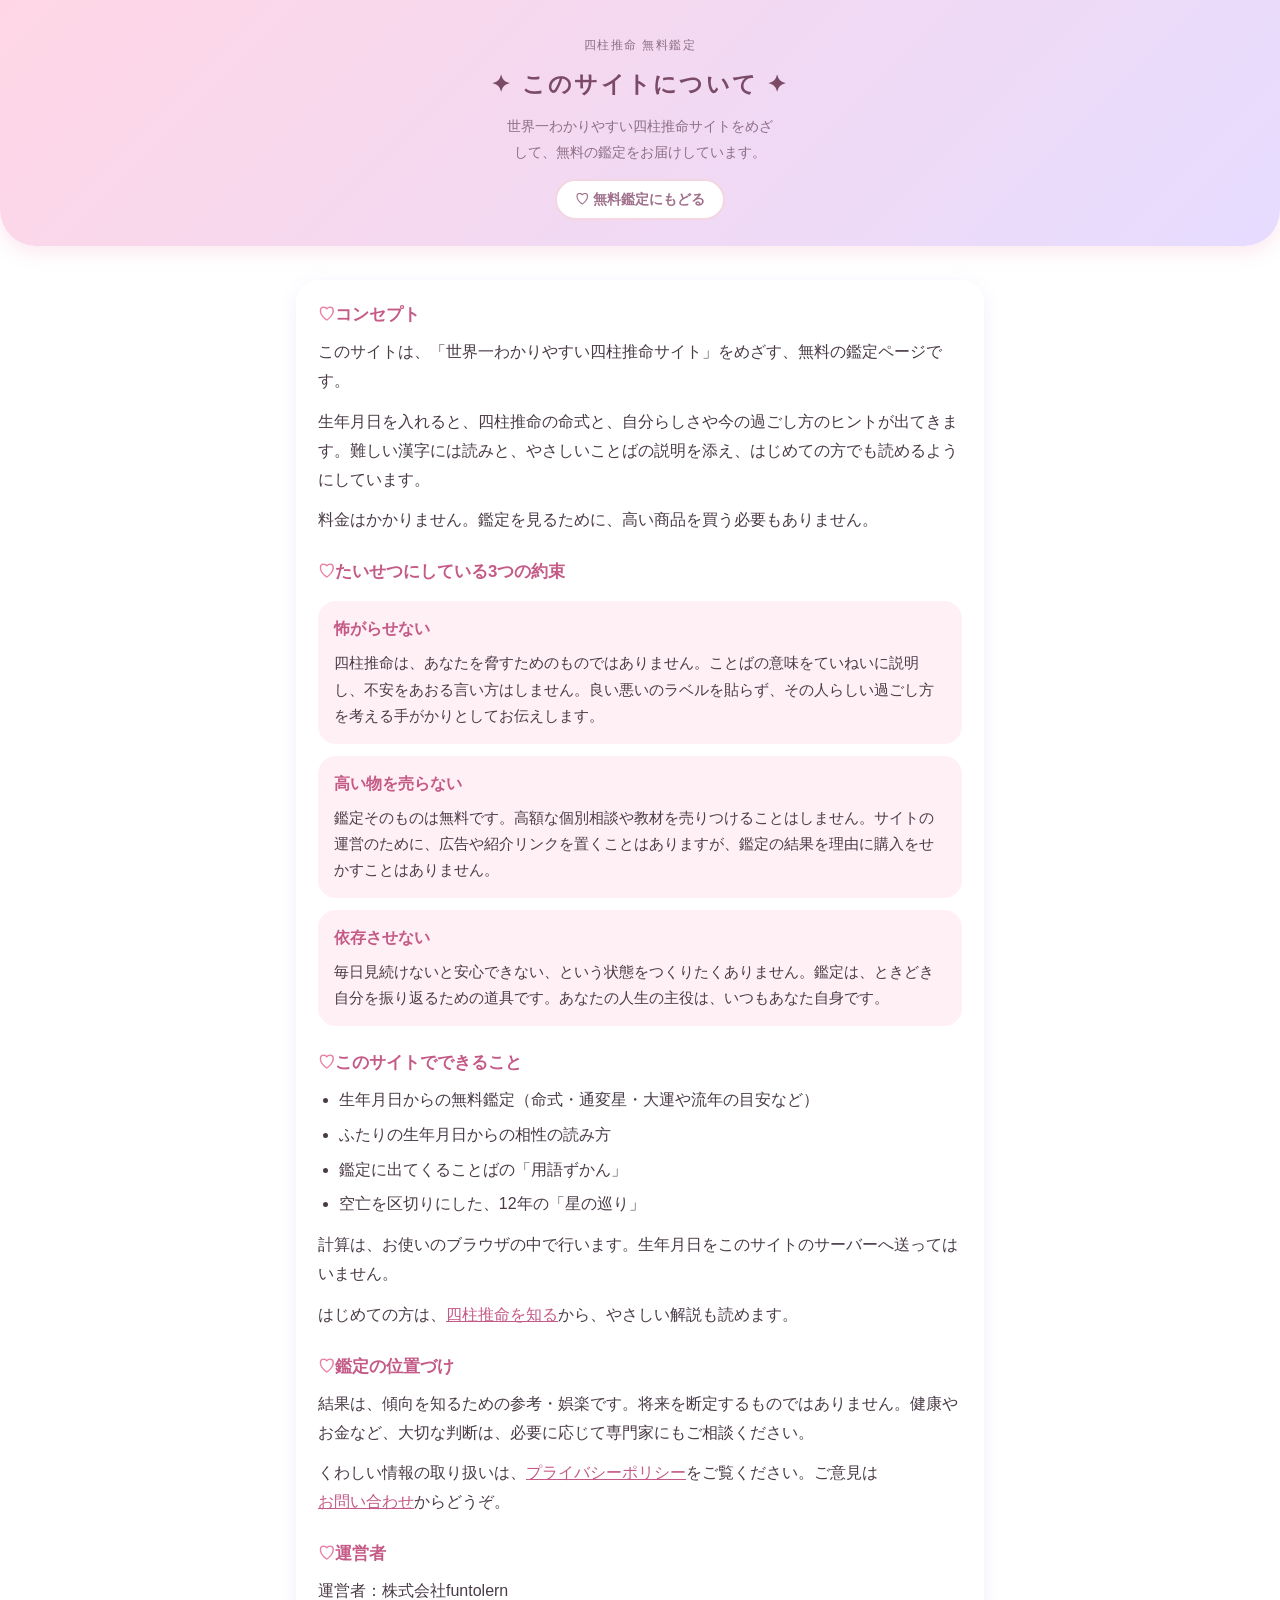
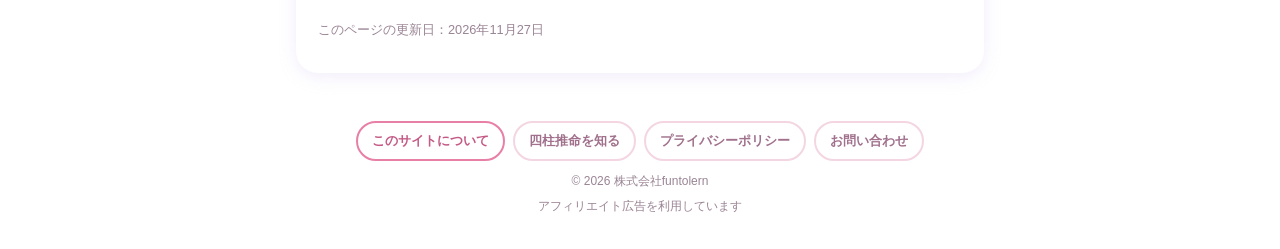
<file: about.html>
<!doctype html>
<html lang="ja">
<head>
<meta charset="utf-8">
<meta name="viewport" content="width=device-width,initial-scale=1">
<title>このサイトについて｜四柱推命 無料鑑定</title>
<meta name="description" content="世界一わかりやすい四柱推命サイトをめざす、無料の鑑定ページです。怖がらせない、高い物を売らない、依存させない、の3つを大切にしています。">
<link rel="canonical" href="https://shichu-techo.com/about.html">
<link rel="stylesheet" href="site.css?v=20261127b">
</head>
<body>
<header>
  <p class="site">四柱推命 無料鑑定</p>
  <h1>このサイトについて</h1>
  <p class="lead">世界一わかりやすい四柱推命サイトをめざして、無料の鑑定をお届けしています。</p>
  <a class="back" href="index.html">♡ 無料鑑定にもどる</a>
</header>
<main>
<article class="card">
  <h2>コンセプト</h2>
  <p>このサイトは、「世界一わかりやすい四柱推命サイト」をめざす、無料の鑑定ページです。</p>
  <p>生年月日を入れると、四柱推命の命式と、自分らしさや今の過ごし方のヒントが出てきます。難しい漢字には読みと、やさしいことばの説明を添え、はじめての方でも読めるようにしています。</p>
  <p>料金はかかりません。鑑定を見るために、高い商品を買う必要もありません。</p>

  <h2>たいせつにしている3つの約束</h2>
  <div class="promises">
    <section class="promise">
      <h3>怖がらせない</h3>
      <p>四柱推命は、あなたを脅すためのものではありません。ことばの意味をていねいに説明し、不安をあおる言い方はしません。良い悪いのラベルを貼らず、その人らしい過ごし方を考える手がかりとしてお伝えします。</p>
    </section>
    <section class="promise">
      <h3>高い物を売らない</h3>
      <p>鑑定そのものは無料です。高額な個別相談や教材を売りつけることはしません。サイトの運営のために、広告や紹介リンクを置くことはありますが、鑑定の結果を理由に購入をせかすことはありません。</p>
    </section>
    <section class="promise">
      <h3>依存させない</h3>
      <p>毎日見続けないと安心できない、という状態をつくりたくありません。鑑定は、ときどき自分を振り返るための道具です。あなたの人生の主役は、いつもあなた自身です。</p>
    </section>
  </div>

  <h2>このサイトでできること</h2>
  <ul>
    <li>生年月日からの無料鑑定（命式・通変星・大運や流年の目安など）</li>
    <li>ふたりの生年月日からの相性の読み方</li>
    <li>鑑定に出てくることばの「用語ずかん」</li>
    <li>空亡を区切りにした、12年の「星の巡り」</li>
  </ul>
  <p>計算は、お使いのブラウザの中で行います。生年月日をこのサイトのサーバーへ送ってはいません。</p>
  <p>はじめての方は、<a href="guide.html">四柱推命を知る</a>から、やさしい解説も読めます。</p>

  <h2>鑑定の位置づけ</h2>
  <p>結果は、傾向を知るための参考・娯楽です。将来を断定するものではありません。健康やお金など、大切な判断は、必要に応じて専門家にもご相談ください。</p>
  <p>くわしい情報の取り扱いは、<a href="privacy.html">プライバシーポリシー</a>をご覧ください。ご意見は<a href="contact.html">お問い合わせ</a>からどうぞ。</p>

  <h2>運営者</h2>
  <p>運営者：株式会社funtolern</p>
  <p class="updated">このページの更新日：2026年11月27日</p>
</article>
</main>
<footer class="site-footer">
  <nav aria-label="サイト情報">
    <a href="about.html" aria-current="page">このサイトについて</a>
    <a href="guide.html">四柱推命を知る</a>
    <a href="privacy.html">プライバシーポリシー</a>
    <a href="contact.html">お問い合わせ</a>
  </nav>
  <p class="copy">© 2026 株式会社funtolern</p>
  <p class="ad-note">アフィリエイト広告を利用しています</p>
</footer>
</body>
</html>
</file>
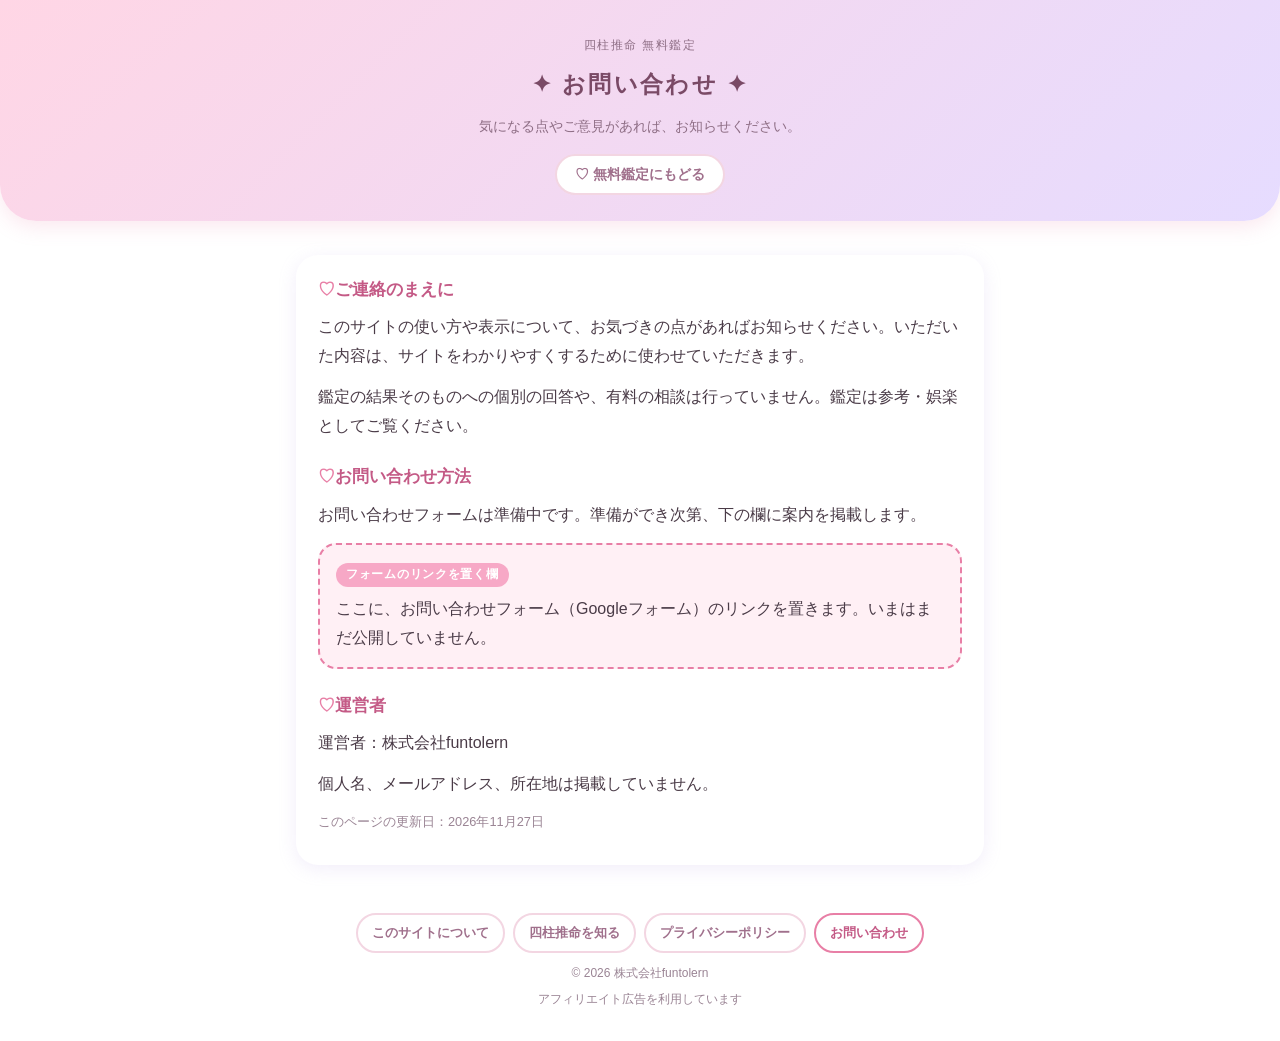
<file: contact.html>
<!doctype html>
<html lang="ja">
<head>
<meta charset="utf-8">
<meta name="viewport" content="width=device-width,initial-scale=1">
<title>お問い合わせ｜四柱推命 無料鑑定</title>
<meta name="description" content="四柱推命の無料鑑定サイトへのお問い合わせ案内です。フォームは準備中です。運営者は株式会社funtolernです。">
<link rel="canonical" href="https://shichu-techo.com/contact.html">
<link rel="stylesheet" href="site.css?v=20261127b">
</head>
<body>
<header>
  <p class="site">四柱推命 無料鑑定</p>
  <h1>お問い合わせ</h1>
  <p class="lead">気になる点やご意見があれば、お知らせください。</p>
  <a class="back" href="index.html">♡ 無料鑑定にもどる</a>
</header>
<main>
<article class="card">
  <h2>ご連絡のまえに</h2>
  <p>このサイトの使い方や表示について、お気づきの点があればお知らせください。いただいた内容は、サイトをわかりやすくするために使わせていただきます。</p>
  <p>鑑定の結果そのものへの個別の回答や、有料の相談は行っていません。鑑定は参考・娯楽としてご覧ください。</p>

  <h2>お問い合わせ方法</h2>
  <p>お問い合わせフォームは準備中です。準備ができ次第、下の欄に案内を掲載します。</p>
  <div class="placeholder" data-placeholder="contact-form">
    <span class="label">フォームのリンクを置く欄</span>
    <p>ここに、お問い合わせフォーム（Googleフォーム）のリンクを置きます。いまはまだ公開していません。</p>
  </div>

  <h2>運営者</h2>
  <p>運営者：株式会社funtolern</p>
  <p>個人名、メールアドレス、所在地は掲載していません。</p>

  <p class="updated">このページの更新日：2026年11月27日</p>
</article>
</main>
<footer class="site-footer">
  <nav aria-label="サイト情報">
    <a href="about.html">このサイトについて</a>
    <a href="guide.html">四柱推命を知る</a>
    <a href="privacy.html">プライバシーポリシー</a>
    <a href="contact.html" aria-current="page">お問い合わせ</a>
  </nav>
  <p class="copy">© 2026 株式会社funtolern</p>
  <p class="ad-note">アフィリエイト広告を利用しています</p>
</footer>
</body>
</html>
</file>
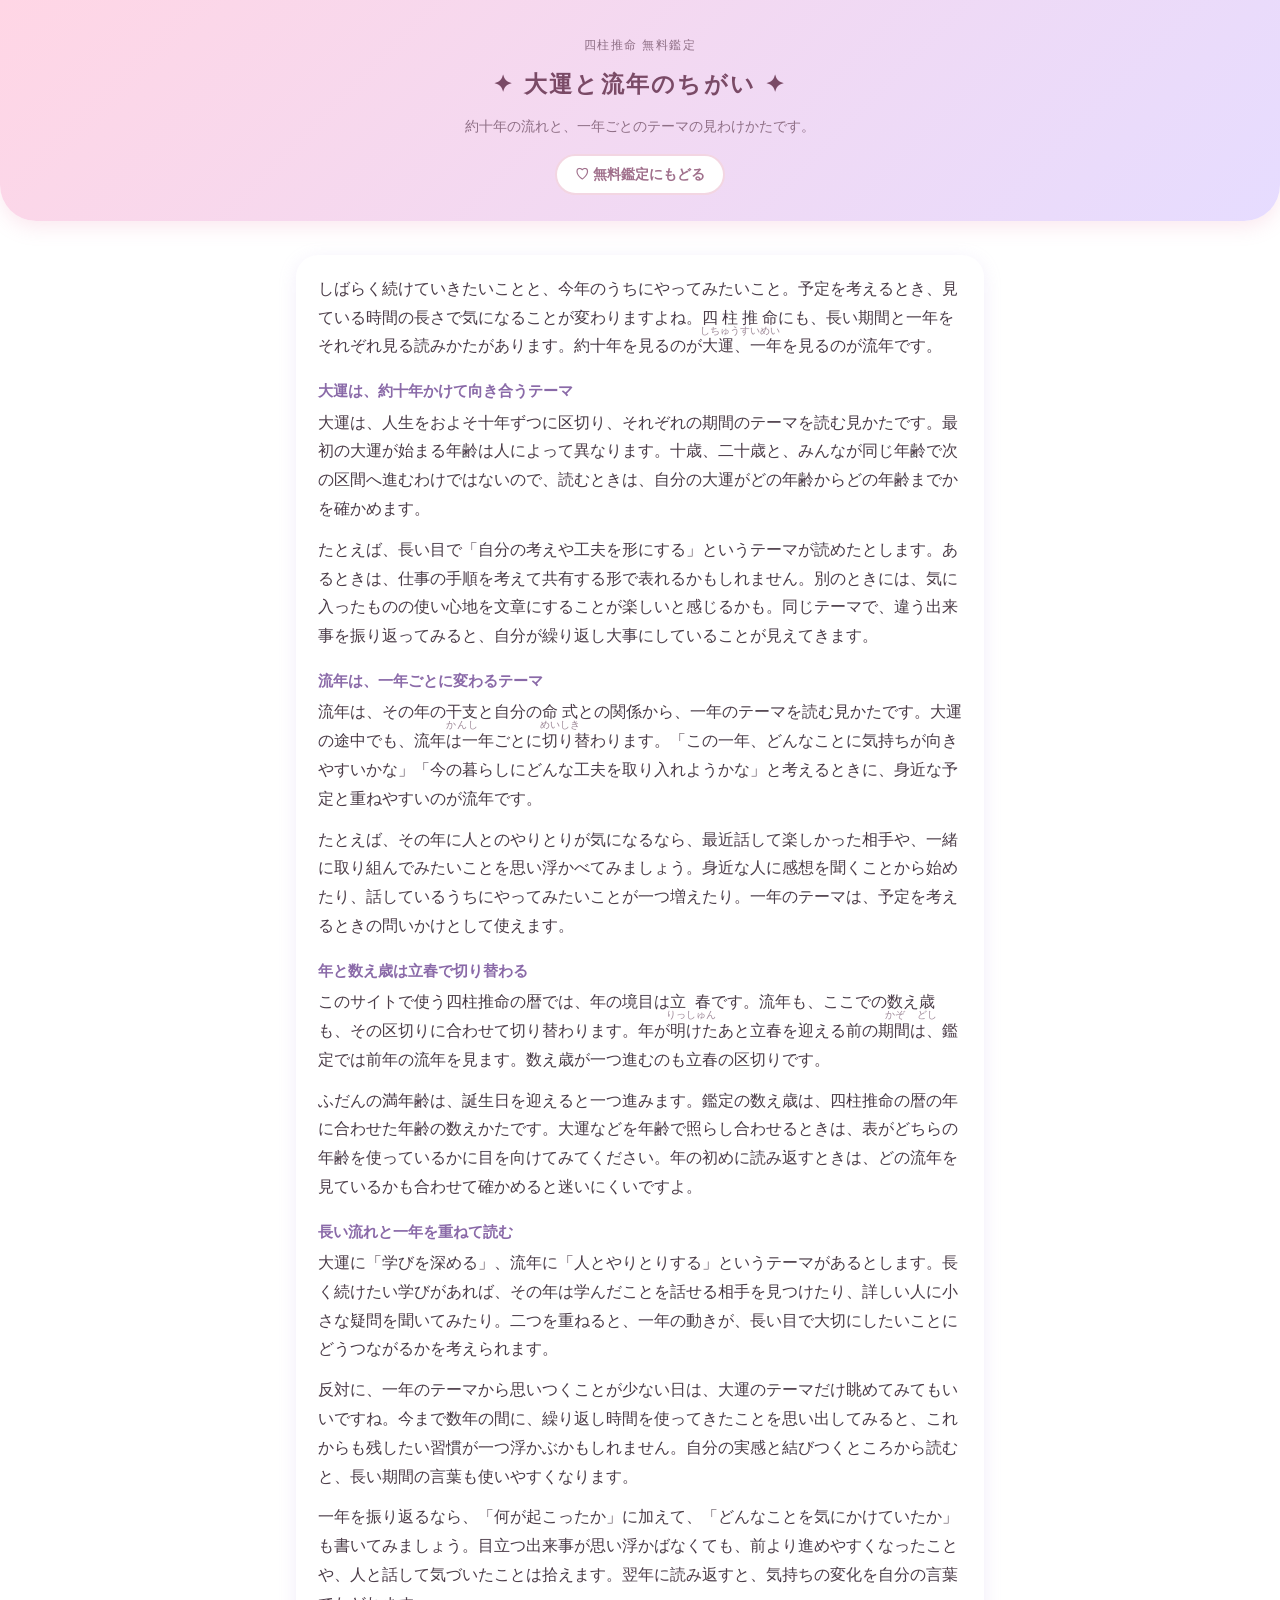
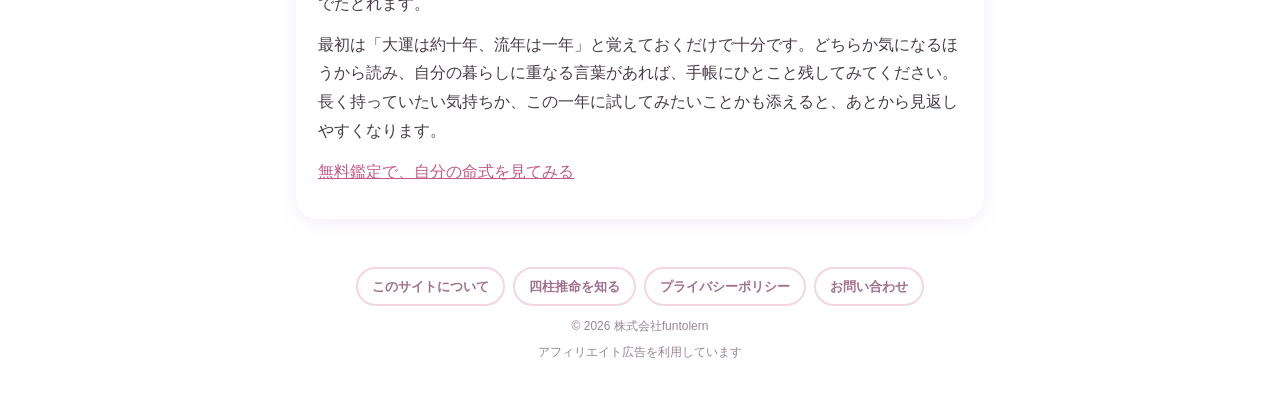
<file: guide-daiun.html>
<!doctype html>
<html lang="ja">
<head>
<meta charset="utf-8">
<meta name="viewport" content="width=device-width,initial-scale=1">
<title>大運と流年のちがい｜四柱推命 無料鑑定</title>
<meta name="description" content="四柱推命の大運と流年のちがいを解説します。約十年の大運、一年の流年、立春での年の切り替わりをやさしく紹介します。">
<link rel="canonical" href="https://shichu-techo.com/guide-daiun.html">
<link rel="stylesheet" href="site.css?v=20261127b">
</head>
<body>
<header>
  <p class="site">四柱推命 無料鑑定</p>
  <h1>大運と流年のちがい</h1>
  <p class="lead">約十年の流れと、一年ごとのテーマの見わけかたです。</p>
  <a class="back" href="index.html">♡ 無料鑑定にもどる</a>
</header>
<main>
<article class="card">
<p>しばらく続けていきたいことと、今年のうちにやってみたいこと。予定を考えるとき、見ている時間の長さで気になることが変わりますよね。<ruby>四柱推命<rt>しちゅうすいめい</rt></ruby>にも、長い期間と一年をそれぞれ見る読みかたがあります。約十年を見るのが大運、一年を見るのが流年です。</p><h3>大運は、約十年かけて向き合うテーマ</h3><p>大運は、人生をおよそ十年ずつに区切り、それぞれの期間のテーマを読む見かたです。最初の大運が始まる年齢は人によって異なります。十歳、二十歳と、みんなが同じ年齢で次の区間へ進むわけではないので、読むときは、自分の大運がどの年齢からどの年齢までかを確かめます。</p><p>たとえば、長い目で「自分の考えや工夫を形にする」というテーマが読めたとします。あるときは、仕事の手順を考えて共有する形で表れるかもしれません。別のときには、気に入ったものの使い心地を文章にすることが楽しいと感じるかも。同じテーマで、違う出来事を振り返ってみると、自分が繰り返し大事にしていることが見えてきます。</p><h3>流年は、一年ごとに変わるテーマ</h3><p>流年は、その年の<ruby>干支<rt>かんし</rt></ruby>と自分の<ruby>命式<rt>めいしき</rt></ruby>との関係から、一年のテーマを読む見かたです。大運の途中でも、流年は一年ごとに切り替わります。「この一年、どんなことに気持ちが向きやすいかな」「今の暮らしにどんな工夫を取り入れようかな」と考えるときに、身近な予定と重ねやすいのが流年です。</p><p>たとえば、その年に人とのやりとりが気になるなら、最近話して楽しかった相手や、一緒に取り組んでみたいことを思い浮かべてみましょう。身近な人に感想を聞くことから始めたり、話しているうちにやってみたいことが一つ増えたり。一年のテーマは、予定を考えるときの問いかけとして使えます。</p><h3>年と数え歳は立春で切り替わる</h3><p>このサイトで使う四柱推命の暦では、年の境目は<ruby>立春<rt>りっしゅん</rt></ruby>です。流年も、ここでの<ruby>数<rt>かぞ</rt></ruby>え<ruby>歳<rt>どし</rt></ruby>も、その区切りに合わせて切り替わります。年が明けたあと立春を迎える前の期間は、鑑定では前年の流年を見ます。数え歳が一つ進むのも立春の区切りです。</p><p>ふだんの満年齢は、誕生日を迎えると一つ進みます。鑑定の数え歳は、四柱推命の暦の年に合わせた年齢の数えかたです。大運などを年齢で照らし合わせるときは、表がどちらの年齢を使っているかに目を向けてみてください。年の初めに読み返すときは、どの流年を見ているかも合わせて確かめると迷いにくいですよ。</p><h3>長い流れと一年を重ねて読む</h3><p>大運に「学びを深める」、流年に「人とやりとりする」というテーマがあるとします。長く続けたい学びがあれば、その年は学んだことを話せる相手を見つけたり、詳しい人に小さな疑問を聞いてみたり。二つを重ねると、一年の動きが、長い目で大切にしたいことにどうつながるかを考えられます。</p><p>反対に、一年のテーマから思いつくことが少ない日は、大運のテーマだけ眺めてみてもいいですね。今まで数年の間に、繰り返し時間を使ってきたことを思い出してみると、これからも残したい習慣が一つ浮かぶかもしれません。自分の実感と結びつくところから読むと、長い期間の言葉も使いやすくなります。</p><p>一年を振り返るなら、「何が起こったか」に加えて、「どんなことを気にかけていたか」も書いてみましょう。目立つ出来事が思い浮かばなくても、前より進めやすくなったことや、人と話して気づいたことは拾えます。翌年に読み返すと、気持ちの変化を自分の言葉でたどれます。</p><p>最初は「大運は約十年、流年は一年」と覚えておくだけで十分です。どちらか気になるほうから読み、自分の暮らしに重なる言葉があれば、手帳にひとこと残してみてください。長く持っていたい気持ちか、この一年に試してみたいことかも添えると、あとから見返しやすくなります。</p><p class="backline"><a href="index.html">無料鑑定で、自分の命式を見てみる</a></p>
</article>
</main>
<footer class="site-footer">
  <nav aria-label="サイト情報">
    <a href="about.html">このサイトについて</a>
    <a href="guide.html">四柱推命を知る</a>
    <a href="privacy.html">プライバシーポリシー</a>
    <a href="contact.html">お問い合わせ</a>
  </nav>
  <p class="copy">© 2026 株式会社funtolern</p>
  <p class="ad-note">アフィリエイト広告を利用しています</p>
</footer>
</body>
</html>
</file>
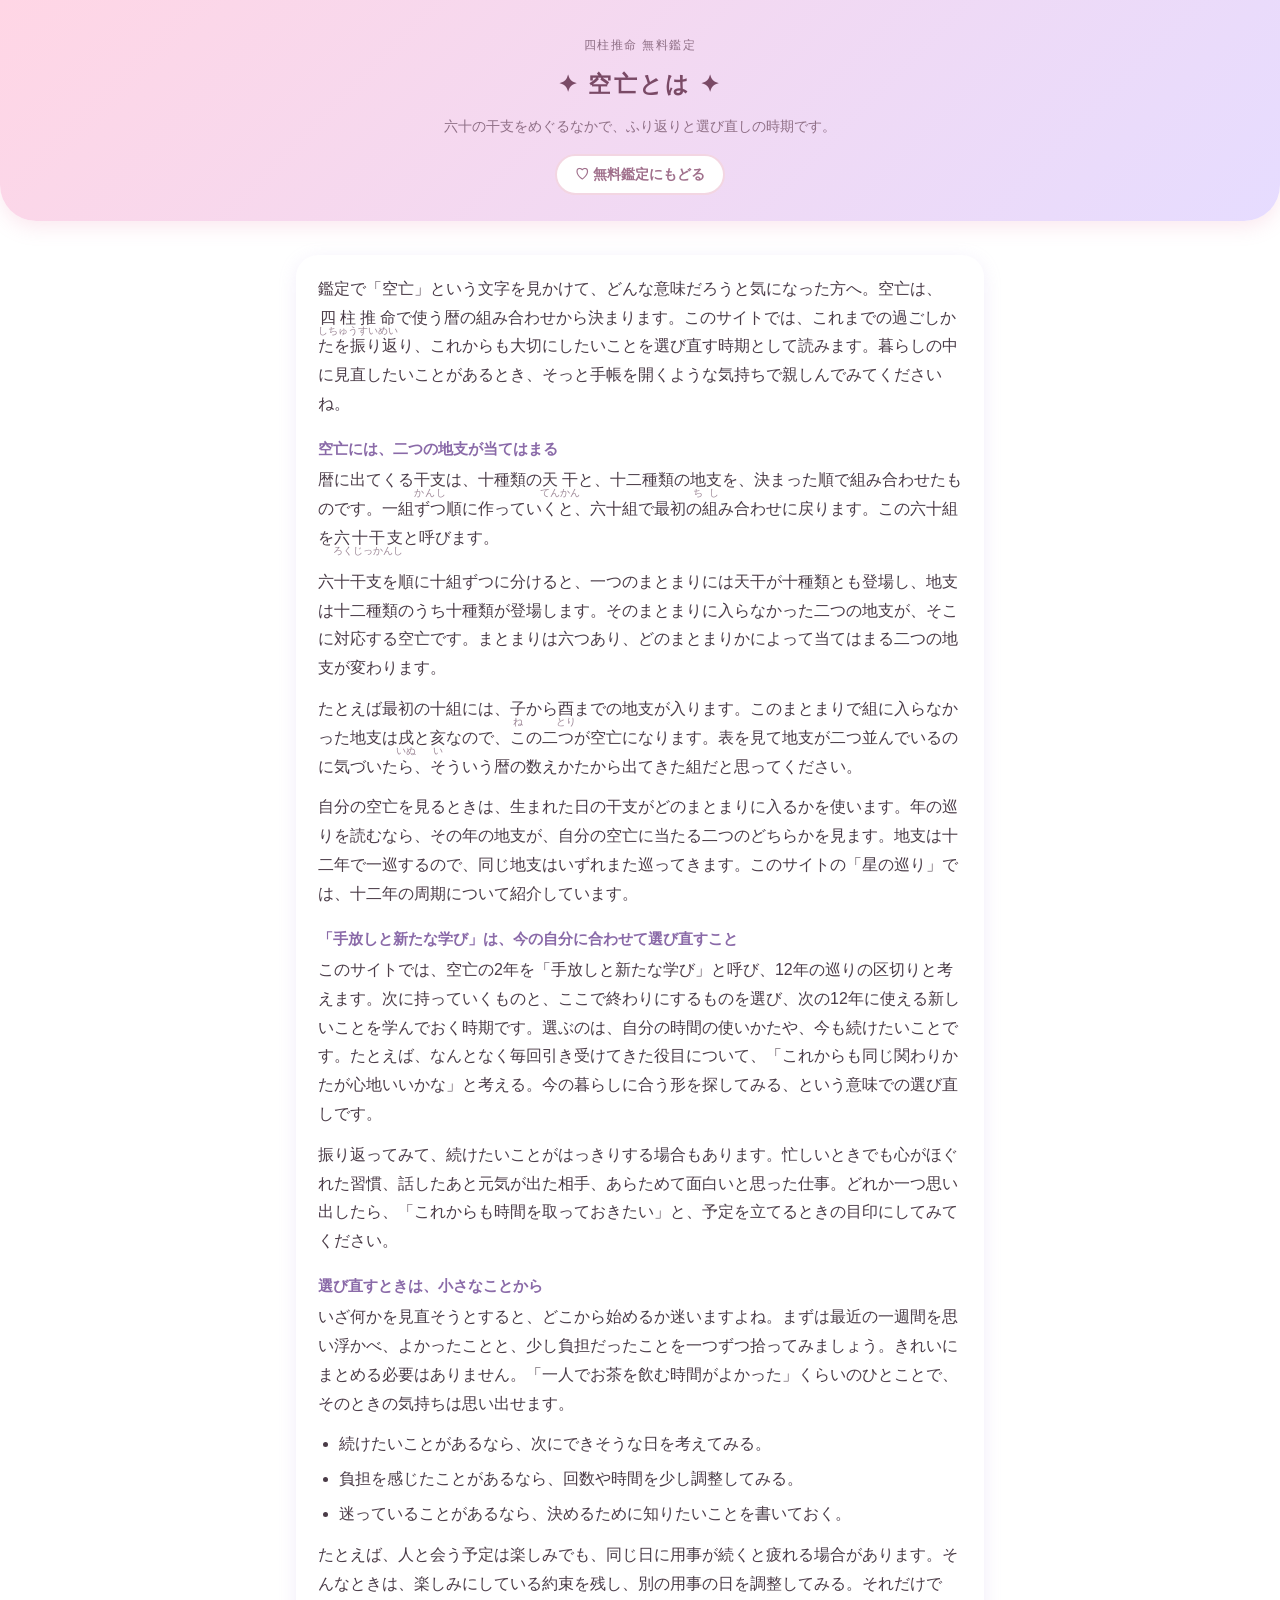
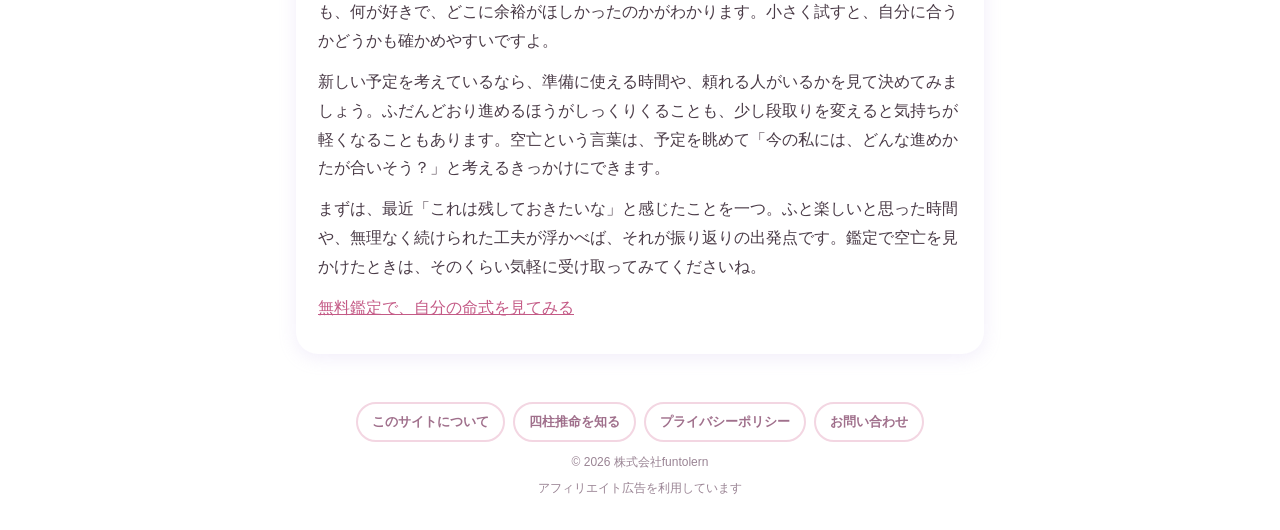
<file: guide-kubou.html>
<!doctype html>
<html lang="ja">
<head>
<meta charset="utf-8">
<meta name="viewport" content="width=device-width,initial-scale=1">
<title>空亡とは｜四柱推命 無料鑑定</title>
<meta name="description" content="四柱推命の空亡を、怖がらせないことばで解説します。六十干支のうち二つの地支が空亡になることと、このサイトでいう「手放しと新たな学び」の時期を紹介します。">
<link rel="canonical" href="https://shichu-techo.com/guide-kubou.html">
<link rel="stylesheet" href="site.css?v=20261127b">
</head>
<body>
<header>
  <p class="site">四柱推命 無料鑑定</p>
  <h1>空亡とは</h1>
  <p class="lead">六十の干支をめぐるなかで、ふり返りと選び直しの時期です。</p>
  <a class="back" href="index.html">♡ 無料鑑定にもどる</a>
</header>
<main>
<article class="card">
<p>鑑定で「空亡」という文字を見かけて、どんな意味だろうと気になった方へ。空亡は、<ruby>四柱推命<rt>しちゅうすいめい</rt></ruby>で使う暦の組み合わせから決まります。このサイトでは、これまでの過ごしかたを振り返り、これからも大切にしたいことを選び直す時期として読みます。暮らしの中に見直したいことがあるとき、そっと手帳を開くような気持ちで親しんでみてくださいね。</p><h3>空亡には、二つの地支が当てはまる</h3><p>暦に出てくる<ruby>干支<rt>かんし</rt></ruby>は、十種類の<ruby>天干<rt>てんかん</rt></ruby>と、十二種類の<ruby>地支<rt>ちし</rt></ruby>を、決まった順で組み合わせたものです。一組ずつ順に作っていくと、六十組で最初の組み合わせに戻ります。この六十組を<ruby>六十干支<rt>ろくじっかんし</rt></ruby>と呼びます。</p><p>六十干支を順に十組ずつに分けると、一つのまとまりには天干が十種類とも登場し、地支は十二種類のうち十種類が登場します。そのまとまりに入らなかった二つの地支が、そこに対応する空亡です。まとまりは六つあり、どのまとまりかによって当てはまる二つの地支が変わります。</p><p>たとえば最初の十組には、<ruby>子<rt>ね</rt></ruby>から<ruby>酉<rt>とり</rt></ruby>までの地支が入ります。このまとまりで組に入らなかった地支は<ruby>戌<rt>いぬ</rt></ruby>と<ruby>亥<rt>い</rt></ruby>なので、この二つが空亡になります。表を見て地支が二つ並んでいるのに気づいたら、そういう暦の数えかたから出てきた組だと思ってください。</p><p>自分の空亡を見るときは、生まれた日の干支がどのまとまりに入るかを使います。年の巡りを読むなら、その年の地支が、自分の空亡に当たる二つのどちらかを見ます。地支は十二年で一巡するので、同じ地支はいずれまた巡ってきます。このサイトの「星の巡り」では、十二年の周期について紹介しています。</p><h3>「手放しと新たな学び」は、今の自分に合わせて選び直すこと</h3><p>このサイトでは、空亡の2年を「手放しと新たな学び」と呼び、12年の巡りの区切りと考えます。次に持っていくものと、ここで終わりにするものを選び、次の12年に使える新しいことを学んでおく時期です。選ぶのは、自分の時間の使いかたや、今も続けたいことです。たとえば、なんとなく毎回引き受けてきた役目について、「これからも同じ関わりかたが心地いいかな」と考える。今の暮らしに合う形を探してみる、という意味での選び直しです。</p><p>振り返ってみて、続けたいことがはっきりする場合もあります。忙しいときでも心がほぐれた習慣、話したあと元気が出た相手、あらためて面白いと思った仕事。どれか一つ思い出したら、「これからも時間を取っておきたい」と、予定を立てるときの目印にしてみてください。</p><h3>選び直すときは、小さなことから</h3><p>いざ何かを見直そうとすると、どこから始めるか迷いますよね。まずは最近の一週間を思い浮かべ、よかったことと、少し負担だったことを一つずつ拾ってみましょう。きれいにまとめる必要はありません。「一人でお茶を飲む時間がよかった」くらいのひとことで、そのときの気持ちは思い出せます。</p><ul><li>続けたいことがあるなら、次にできそうな日を考えてみる。</li><li>負担を感じたことがあるなら、回数や時間を少し調整してみる。</li><li>迷っていることがあるなら、決めるために知りたいことを書いておく。</li></ul><p>たとえば、人と会う予定は楽しみでも、同じ日に用事が続くと疲れる場合があります。そんなときは、楽しみにしている約束を残し、別の用事の日を調整してみる。それだけでも、何が好きで、どこに余裕がほしかったのかがわかります。小さく試すと、自分に合うかどうかも確かめやすいですよ。</p><p>新しい予定を考えているなら、準備に使える時間や、頼れる人がいるかを見て決めてみましょう。ふだんどおり進めるほうがしっくりくることも、少し段取りを変えると気持ちが軽くなることもあります。空亡という言葉は、予定を眺めて「今の私には、どんな進めかたが合いそう？」と考えるきっかけにできます。</p><p>まずは、最近「これは残しておきたいな」と感じたことを一つ。ふと楽しいと思った時間や、無理なく続けられた工夫が浮かべば、それが振り返りの出発点です。鑑定で空亡を見かけたときは、そのくらい気軽に受け取ってみてくださいね。</p><p class="backline"><a href="index.html">無料鑑定で、自分の命式を見てみる</a></p>
</article>
</main>
<footer class="site-footer">
  <nav aria-label="サイト情報">
    <a href="about.html">このサイトについて</a>
    <a href="guide.html">四柱推命を知る</a>
    <a href="privacy.html">プライバシーポリシー</a>
    <a href="contact.html">お問い合わせ</a>
  </nav>
  <p class="copy">© 2026 株式会社funtolern</p>
  <p class="ad-note">アフィリエイト広告を利用しています</p>
</footer>
</body>
</html>
</file>
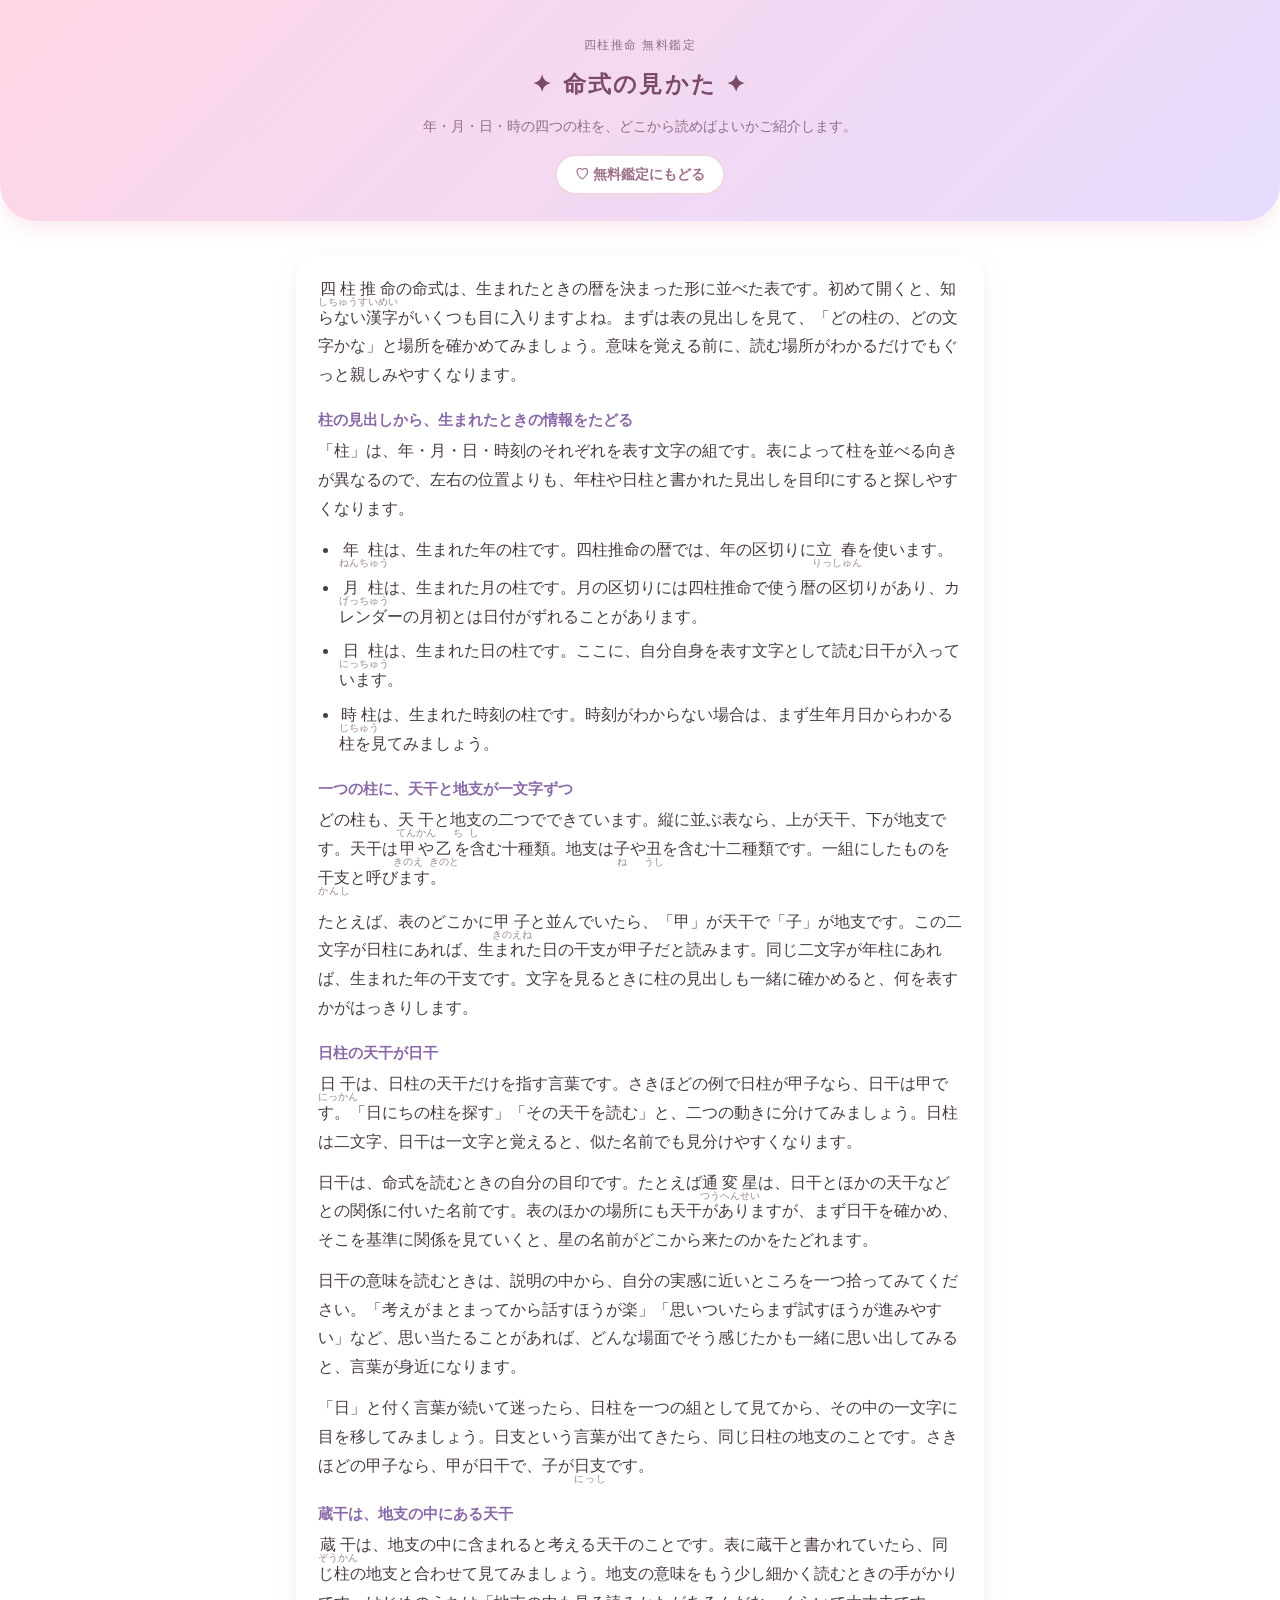
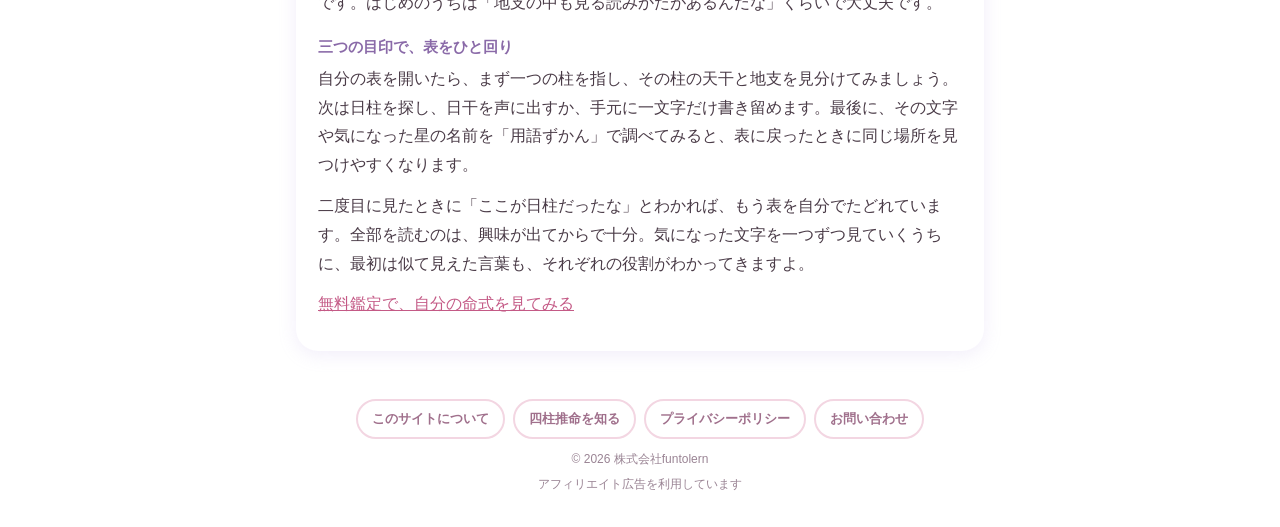
<file: guide-meishiki.html>
<!doctype html>
<html lang="ja">
<head>
<meta charset="utf-8">
<meta name="viewport" content="width=device-width,initial-scale=1">
<title>命式の見かた｜四柱推命 無料鑑定</title>
<meta name="description" content="四柱推命の命式の見かたを解説します。年柱・月柱・日柱・時柱、日干、天干と地支、蔵干の役割をやさしく紹介します。">
<link rel="canonical" href="https://shichu-techo.com/guide-meishiki.html">
<link rel="stylesheet" href="site.css?v=20261127b">
</head>
<body>
<header>
  <p class="site">四柱推命 無料鑑定</p>
  <h1>命式の見かた</h1>
  <p class="lead">年・月・日・時の四つの柱を、どこから読めばよいかご紹介します。</p>
  <a class="back" href="index.html">♡ 無料鑑定にもどる</a>
</header>
<main>
<article class="card">
<p><ruby>四柱推命<rt>しちゅうすいめい</rt></ruby>の命式は、生まれたときの暦を決まった形に並べた表です。初めて開くと、知らない漢字がいくつも目に入りますよね。まずは表の見出しを見て、「どの柱の、どの文字かな」と場所を確かめてみましょう。意味を覚える前に、読む場所がわかるだけでもぐっと親しみやすくなります。</p><h3>柱の見出しから、生まれたときの情報をたどる</h3><p>「柱」は、年・月・日・時刻のそれぞれを表す文字の組です。表によって柱を並べる向きが異なるので、左右の位置よりも、年柱や日柱と書かれた見出しを目印にすると探しやすくなります。</p><ul><li><ruby>年柱<rt>ねんちゅう</rt></ruby>は、生まれた年の柱です。四柱推命の暦では、年の区切りに<ruby>立春<rt>りっしゅん</rt></ruby>を使います。</li><li><ruby>月柱<rt>げっちゅう</rt></ruby>は、生まれた月の柱です。月の区切りには四柱推命で使う暦の区切りがあり、カレンダーの月初とは日付がずれることがあります。</li><li><ruby>日柱<rt>にっちゅう</rt></ruby>は、生まれた日の柱です。ここに、自分自身を表す文字として読む日干が入っています。</li><li><ruby>時柱<rt>じちゅう</rt></ruby>は、生まれた時刻の柱です。時刻がわからない場合は、まず生年月日からわかる柱を見てみましょう。</li></ul><h3>一つの柱に、天干と地支が一文字ずつ</h3><p>どの柱も、<ruby>天干<rt>てんかん</rt></ruby>と<ruby>地支<rt>ちし</rt></ruby>の二つでできています。縦に並ぶ表なら、上が天干、下が地支です。天干は<ruby>甲<rt>きのえ</rt></ruby>や<ruby>乙<rt>きのと</rt></ruby>を含む十種類。地支は<ruby>子<rt>ね</rt></ruby>や<ruby>丑<rt>うし</rt></ruby>を含む十二種類です。一組にしたものを<ruby>干支<rt>かんし</rt></ruby>と呼びます。</p><p>たとえば、表のどこかに<ruby>甲子<rt>きのえね</rt></ruby>と並んでいたら、「甲」が天干で「子」が地支です。この二文字が日柱にあれば、生まれた日の干支が甲子だと読みます。同じ二文字が年柱にあれば、生まれた年の干支です。文字を見るときに柱の見出しも一緒に確かめると、何を表すかがはっきりします。</p><h3>日柱の天干が日干</h3><p><ruby>日干<rt>にっかん</rt></ruby>は、日柱の天干だけを指す言葉です。さきほどの例で日柱が甲子なら、日干は甲です。「日にちの柱を探す」「その天干を読む」と、二つの動きに分けてみましょう。日柱は二文字、日干は一文字と覚えると、似た名前でも見分けやすくなります。</p><p>日干は、命式を読むときの自分の目印です。たとえば<ruby>通変星<rt>つうへんせい</rt></ruby>は、日干とほかの天干などとの関係に付いた名前です。表のほかの場所にも天干がありますが、まず日干を確かめ、そこを基準に関係を見ていくと、星の名前がどこから来たのかをたどれます。</p><p>日干の意味を読むときは、説明の中から、自分の実感に近いところを一つ拾ってみてください。「考えがまとまってから話すほうが楽」「思いついたらまず試すほうが進みやすい」など、思い当たることがあれば、どんな場面でそう感じたかも一緒に思い出してみると、言葉が身近になります。</p><p>「日」と付く言葉が続いて迷ったら、日柱を一つの組として見てから、その中の一文字に目を移してみましょう。日支という言葉が出てきたら、同じ日柱の地支のことです。さきほどの甲子なら、甲が日干で、子が<ruby>日支<rt>にっし</rt></ruby>です。</p><h3>蔵干は、地支の中にある天干</h3><p><ruby>蔵干<rt>ぞうかん</rt></ruby>は、地支の中に含まれると考える天干のことです。表に蔵干と書かれていたら、同じ柱の地支と合わせて見てみましょう。地支の意味をもう少し細かく読むときの手がかりです。はじめのうちは「地支の中も見る読みかたがあるんだな」くらいで大丈夫です。</p><h3>三つの目印で、表をひと回り</h3><p>自分の表を開いたら、まず一つの柱を指し、その柱の天干と地支を見分けてみましょう。次は日柱を探し、日干を声に出すか、手元に一文字だけ書き留めます。最後に、その文字や気になった星の名前を「用語ずかん」で調べてみると、表に戻ったときに同じ場所を見つけやすくなります。</p><p>二度目に見たときに「ここが日柱だったな」とわかれば、もう表を自分でたどれています。全部を読むのは、興味が出てからで十分。気になった文字を一つずつ見ていくうちに、最初は似て見えた言葉も、それぞれの役割がわかってきますよ。</p><p class="backline"><a href="index.html">無料鑑定で、自分の命式を見てみる</a></p>
</article>
</main>
<footer class="site-footer">
  <nav aria-label="サイト情報">
    <a href="about.html">このサイトについて</a>
    <a href="guide.html">四柱推命を知る</a>
    <a href="privacy.html">プライバシーポリシー</a>
    <a href="contact.html">お問い合わせ</a>
  </nav>
  <p class="copy">© 2026 株式会社funtolern</p>
  <p class="ad-note">アフィリエイト広告を利用しています</p>
</footer>
</body>
</html>
</file>
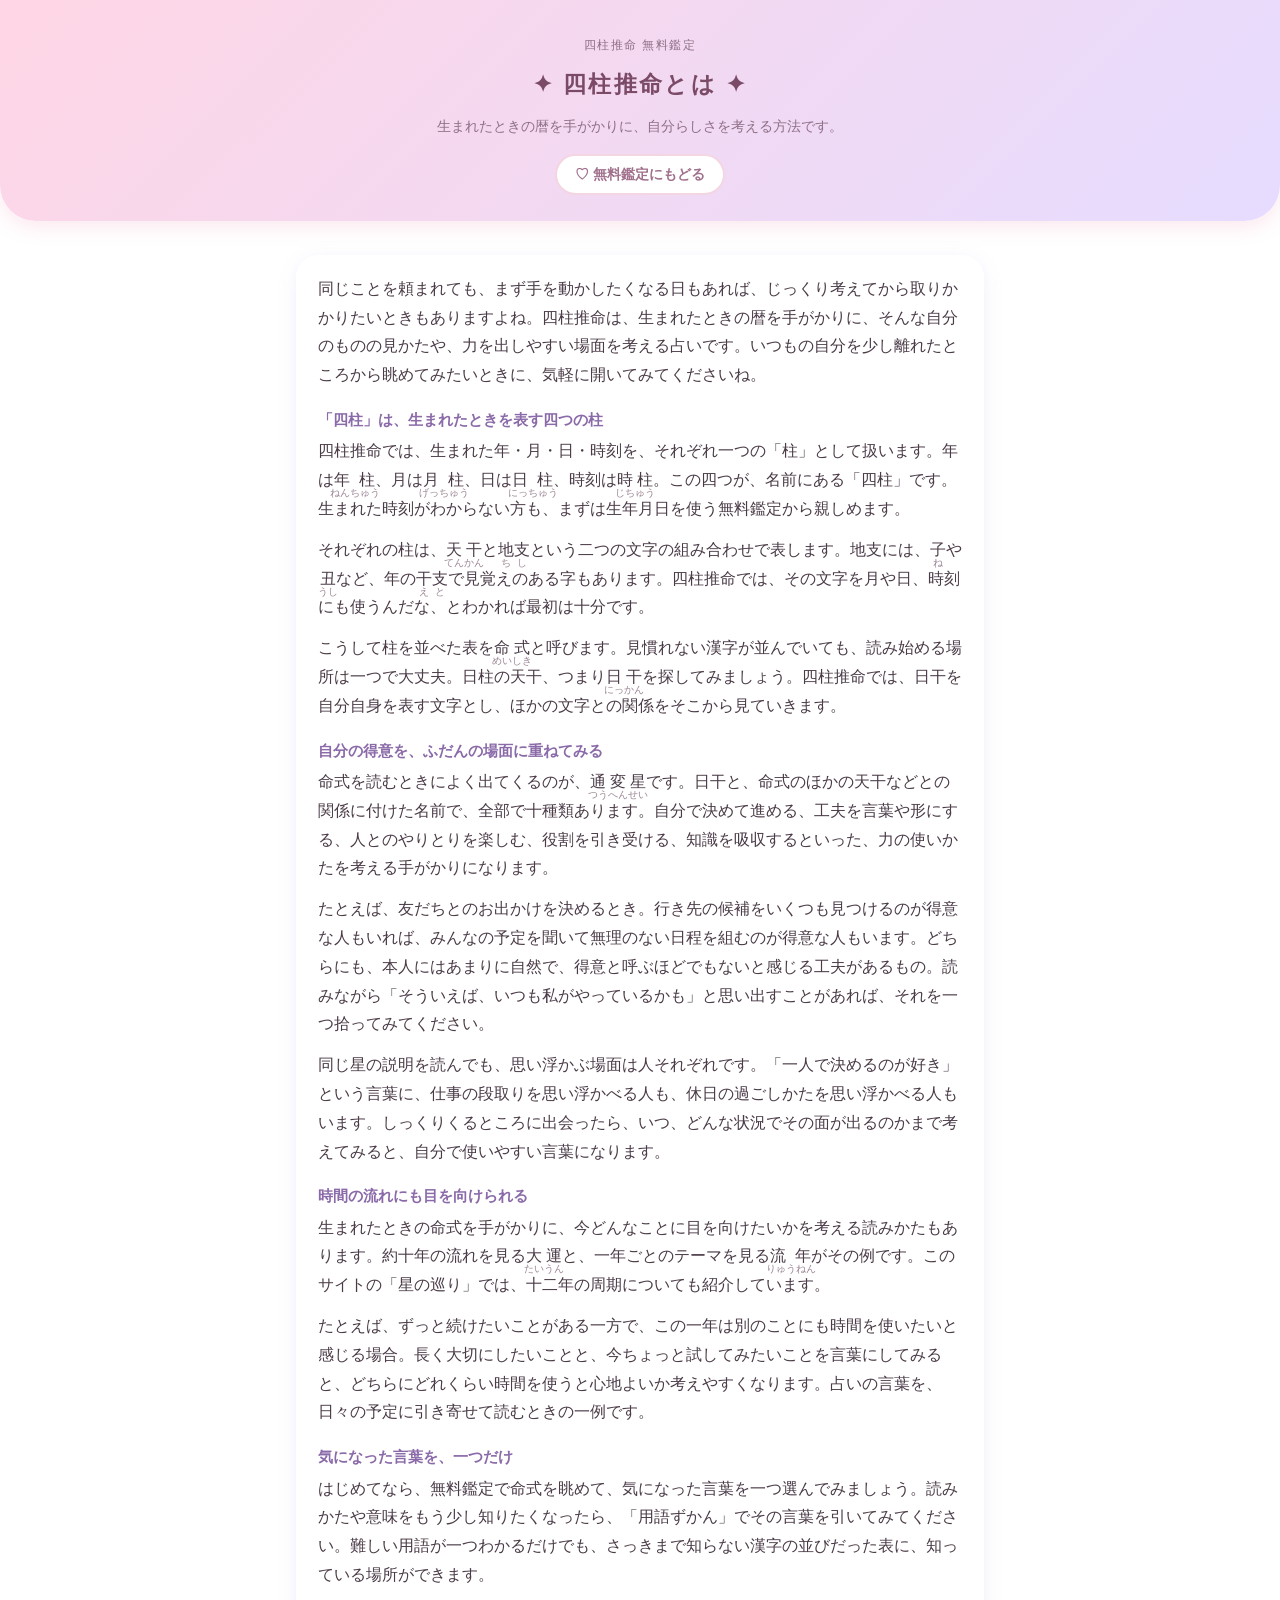
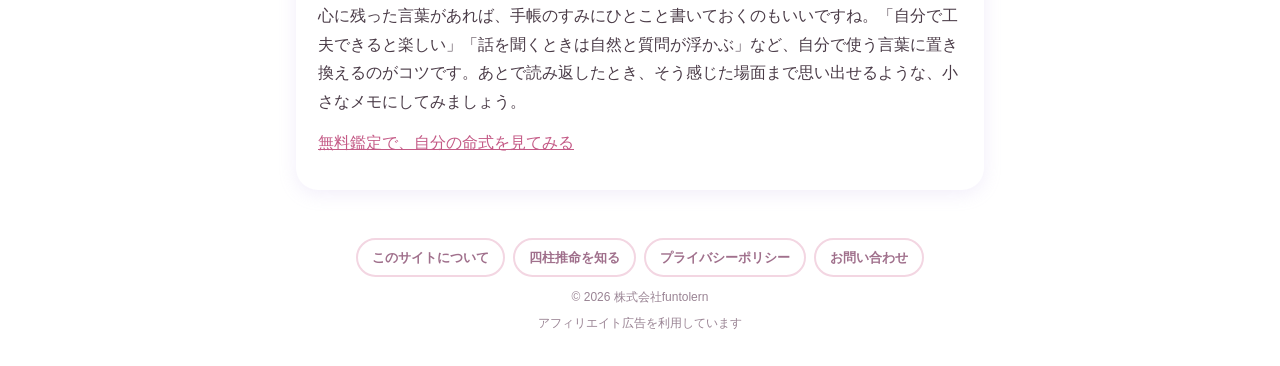
<file: guide-shichu.html>
<!doctype html>
<html lang="ja">
<head>
<meta charset="utf-8">
<meta name="viewport" content="width=device-width,initial-scale=1">
<title>四柱推命とは｜四柱推命 無料鑑定</title>
<meta name="description" content="四柱推命の基本を、はじめての方にもわかりやすく紹介します。四つの柱と命式、日干、通変星の考え方をやさしく解説します。">
<link rel="canonical" href="https://shichu-techo.com/guide-shichu.html">
<link rel="stylesheet" href="site.css?v=20261127b">
</head>
<body>
<header>
  <p class="site">四柱推命 無料鑑定</p>
  <h1>四柱推命とは</h1>
  <p class="lead">生まれたときの暦を手がかりに、自分らしさを考える方法です。</p>
  <a class="back" href="index.html">♡ 無料鑑定にもどる</a>
</header>
<main>
<article class="card">
<p>同じことを頼まれても、まず手を動かしたくなる日もあれば、じっくり考えてから取りかかりたいときもありますよね。四柱推命は、生まれたときの暦を手がかりに、そんな自分のものの見かたや、力を出しやすい場面を考える占いです。いつもの自分を少し離れたところから眺めてみたいときに、気軽に開いてみてくださいね。</p><h3>「四柱」は、生まれたときを表す四つの柱</h3><p>四柱推命では、生まれた年・月・日・時刻を、それぞれ一つの「柱」として扱います。年は<ruby>年柱<rt>ねんちゅう</rt></ruby>、月は<ruby>月柱<rt>げっちゅう</rt></ruby>、日は<ruby>日柱<rt>にっちゅう</rt></ruby>、時刻は<ruby>時柱<rt>じちゅう</rt></ruby>。この四つが、名前にある「四柱」です。生まれた時刻がわからない方も、まずは生年月日を使う無料鑑定から親しめます。</p><p>それぞれの柱は、<ruby>天干<rt>てんかん</rt></ruby>と<ruby>地支<rt>ちし</rt></ruby>という二つの文字の組み合わせで表します。地支には、<ruby>子<rt>ね</rt></ruby>や<ruby>丑<rt>うし</rt></ruby>など、年の<ruby>干支<rt>えと</rt></ruby>で見覚えのある字もあります。四柱推命では、その文字を月や日、時刻にも使うんだな、とわかれば最初は十分です。</p><p>こうして柱を並べた表を<ruby>命式<rt>めいしき</rt></ruby>と呼びます。見慣れない漢字が並んでいても、読み始める場所は一つで大丈夫。日柱の天干、つまり<ruby>日干<rt>にっかん</rt></ruby>を探してみましょう。四柱推命では、日干を自分自身を表す文字とし、ほかの文字との関係をそこから見ていきます。</p><h3>自分の得意を、ふだんの場面に重ねてみる</h3><p>命式を読むときによく出てくるのが、<ruby>通変星<rt>つうへんせい</rt></ruby>です。日干と、命式のほかの天干などとの関係に付けた名前で、全部で十種類あります。自分で決めて進める、工夫を言葉や形にする、人とのやりとりを楽しむ、役割を引き受ける、知識を吸収するといった、力の使いかたを考える手がかりになります。</p><p>たとえば、友だちとのお出かけを決めるとき。行き先の候補をいくつも見つけるのが得意な人もいれば、みんなの予定を聞いて無理のない日程を組むのが得意な人もいます。どちらにも、本人にはあまりに自然で、得意と呼ぶほどでもないと感じる工夫があるもの。読みながら「そういえば、いつも私がやっているかも」と思い出すことがあれば、それを一つ拾ってみてください。</p><p>同じ星の説明を読んでも、思い浮かぶ場面は人それぞれです。「一人で決めるのが好き」という言葉に、仕事の段取りを思い浮かべる人も、休日の過ごしかたを思い浮かべる人もいます。しっくりくるところに出会ったら、いつ、どんな状況でその面が出るのかまで考えてみると、自分で使いやすい言葉になります。</p><h3>時間の流れにも目を向けられる</h3><p>生まれたときの命式を手がかりに、今どんなことに目を向けたいかを考える読みかたもあります。約十年の流れを見る<ruby>大運<rt>たいうん</rt></ruby>と、一年ごとのテーマを見る<ruby>流年<rt>りゅうねん</rt></ruby>がその例です。このサイトの「星の巡り」では、十二年の周期についても紹介しています。</p><p>たとえば、ずっと続けたいことがある一方で、この一年は別のことにも時間を使いたいと感じる場合。長く大切にしたいことと、今ちょっと試してみたいことを言葉にしてみると、どちらにどれくらい時間を使うと心地よいか考えやすくなります。占いの言葉を、日々の予定に引き寄せて読むときの一例です。</p><h3>気になった言葉を、一つだけ</h3><p>はじめてなら、無料鑑定で命式を眺めて、気になった言葉を一つ選んでみましょう。読みかたや意味をもう少し知りたくなったら、「用語ずかん」でその言葉を引いてみてください。難しい用語が一つわかるだけでも、さっきまで知らない漢字の並びだった表に、知っている場所ができます。</p><p>心に残った言葉があれば、手帳のすみにひとこと書いておくのもいいですね。「自分で工夫できると楽しい」「話を聞くときは自然と質問が浮かぶ」など、自分で使う言葉に置き換えるのがコツです。あとで読み返したとき、そう感じた場面まで思い出せるような、小さなメモにしてみましょう。</p><p class="backline"><a href="index.html">無料鑑定で、自分の命式を見てみる</a></p>
</article>
</main>
<footer class="site-footer">
  <nav aria-label="サイト情報">
    <a href="about.html">このサイトについて</a>
    <a href="guide.html">四柱推命を知る</a>
    <a href="privacy.html">プライバシーポリシー</a>
    <a href="contact.html">お問い合わせ</a>
  </nav>
  <p class="copy">© 2026 株式会社funtolern</p>
  <p class="ad-note">アフィリエイト広告を利用しています</p>
</footer>
</body>
</html>
</file>
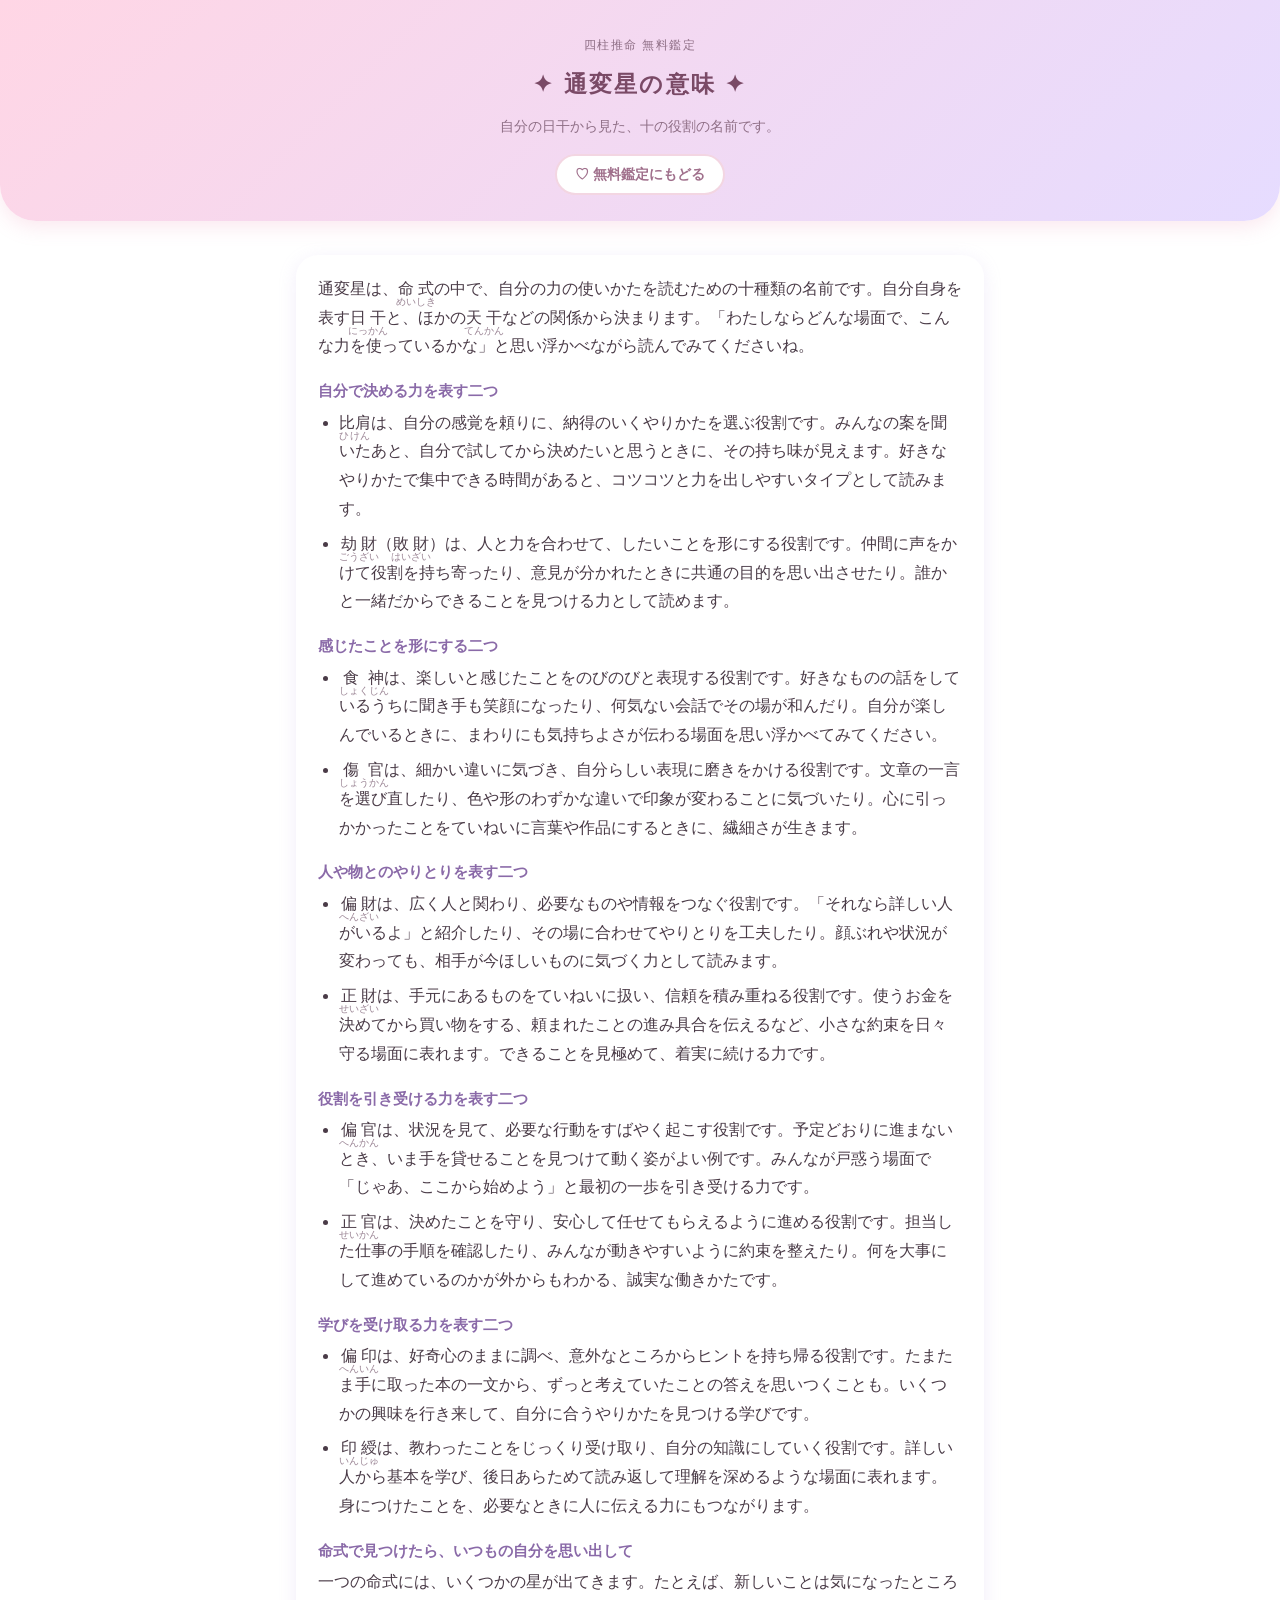
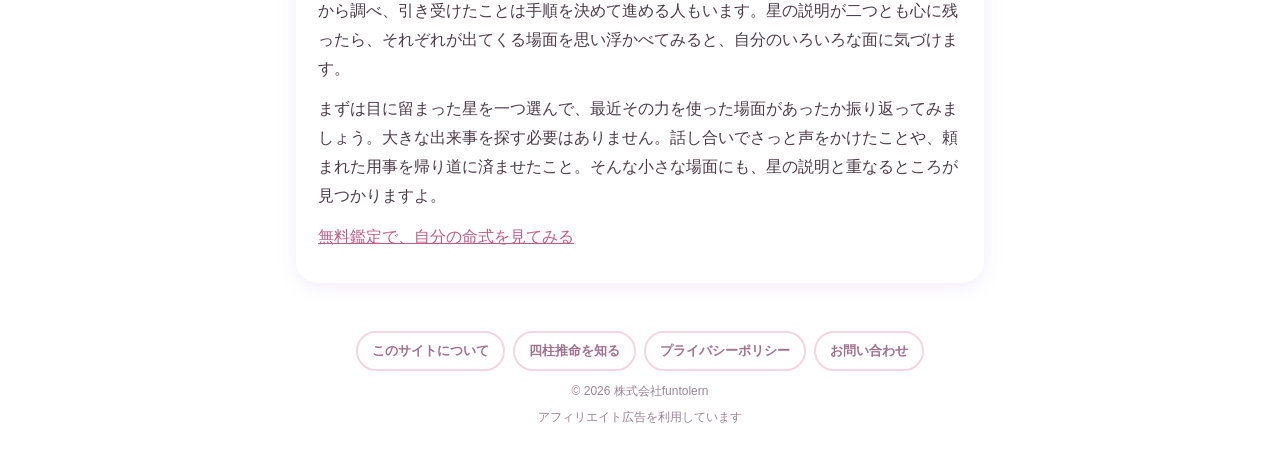
<file: guide-tsuhensei.html>
<!doctype html>
<html lang="ja">
<head>
<meta charset="utf-8">
<meta name="viewport" content="width=device-width,initial-scale=1">
<title>通変星の意味｜四柱推命 無料鑑定</title>
<meta name="description" content="比肩、劫財、食神、傷官、偏財、正財、偏官、正官、偏印、印綬の十の通変星を、怖がらせないことばでやさしく解説します。">
<link rel="canonical" href="https://shichu-techo.com/guide-tsuhensei.html">
<link rel="stylesheet" href="site.css?v=20261127b">
</head>
<body>
<header>
  <p class="site">四柱推命 無料鑑定</p>
  <h1>通変星の意味</h1>
  <p class="lead">自分の日干から見た、十の役割の名前です。</p>
  <a class="back" href="index.html">♡ 無料鑑定にもどる</a>
</header>
<main>
<article class="card">
<p>通変星は、<ruby>命式<rt>めいしき</rt></ruby>の中で、自分の力の使いかたを読むための十種類の名前です。自分自身を表す<ruby>日干<rt>にっかん</rt></ruby>と、ほかの<ruby>天干<rt>てんかん</rt></ruby>などの関係から決まります。「わたしならどんな場面で、こんな力を使っているかな」と思い浮かべながら読んでみてくださいね。</p><h3>自分で決める力を表す二つ</h3><ul><li><ruby>比肩<rt>ひけん</rt></ruby>は、自分の感覚を頼りに、納得のいくやりかたを選ぶ役割です。みんなの案を聞いたあと、自分で試してから決めたいと思うときに、その持ち味が見えます。好きなやりかたで集中できる時間があると、コツコツと力を出しやすいタイプとして読みます。</li><li><ruby>劫財<rt>ごうざい</rt></ruby>（<ruby>敗財<rt>はいざい</rt></ruby>）は、人と力を合わせて、したいことを形にする役割です。仲間に声をかけて役割を持ち寄ったり、意見が分かれたときに共通の目的を思い出させたり。誰かと一緒だからできることを見つける力として読めます。</li></ul><h3>感じたことを形にする二つ</h3><ul><li><ruby>食神<rt>しょくじん</rt></ruby>は、楽しいと感じたことをのびのびと表現する役割です。好きなものの話をしているうちに聞き手も笑顔になったり、何気ない会話でその場が和んだり。自分が楽しんでいるときに、まわりにも気持ちよさが伝わる場面を思い浮かべてみてください。</li><li><ruby>傷官<rt>しょうかん</rt></ruby>は、細かい違いに気づき、自分らしい表現に磨きをかける役割です。文章の一言を選び直したり、色や形のわずかな違いで印象が変わることに気づいたり。心に引っかかったことをていねいに言葉や作品にするときに、繊細さが生きます。</li></ul><h3>人や物とのやりとりを表す二つ</h3><ul><li><ruby>偏財<rt>へんざい</rt></ruby>は、広く人と関わり、必要なものや情報をつなぐ役割です。「それなら詳しい人がいるよ」と紹介したり、その場に合わせてやりとりを工夫したり。顔ぶれや状況が変わっても、相手が今ほしいものに気づく力として読みます。</li><li><ruby>正財<rt>せいざい</rt></ruby>は、手元にあるものをていねいに扱い、信頼を積み重ねる役割です。使うお金を決めてから買い物をする、頼まれたことの進み具合を伝えるなど、小さな約束を日々守る場面に表れます。できることを見極めて、着実に続ける力です。</li></ul><h3>役割を引き受ける力を表す二つ</h3><ul><li><ruby>偏官<rt>へんかん</rt></ruby>は、状況を見て、必要な行動をすばやく起こす役割です。予定どおりに進まないとき、いま手を貸せることを見つけて動く姿がよい例です。みんなが戸惑う場面で「じゃあ、ここから始めよう」と最初の一歩を引き受ける力です。</li><li><ruby>正官<rt>せいかん</rt></ruby>は、決めたことを守り、安心して任せてもらえるように進める役割です。担当した仕事の手順を確認したり、みんなが動きやすいように約束を整えたり。何を大事にして進めているのかが外からもわかる、誠実な働きかたです。</li></ul><h3>学びを受け取る力を表す二つ</h3><ul><li><ruby>偏印<rt>へんいん</rt></ruby>は、好奇心のままに調べ、意外なところからヒントを持ち帰る役割です。たまたま手に取った本の一文から、ずっと考えていたことの答えを思いつくことも。いくつかの興味を行き来して、自分に合うやりかたを見つける学びです。</li><li><ruby>印綬<rt>いんじゅ</rt></ruby>は、教わったことをじっくり受け取り、自分の知識にしていく役割です。詳しい人から基本を学び、後日あらためて読み返して理解を深めるような場面に表れます。身につけたことを、必要なときに人に伝える力にもつながります。</li></ul><h3>命式で見つけたら、いつもの自分を思い出して</h3><p>一つの命式には、いくつかの星が出てきます。たとえば、新しいことは気になったところから調べ、引き受けたことは手順を決めて進める人もいます。星の説明が二つとも心に残ったら、それぞれが出てくる場面を思い浮かべてみると、自分のいろいろな面に気づけます。</p><p>まずは目に留まった星を一つ選んで、最近その力を使った場面があったか振り返ってみましょう。大きな出来事を探す必要はありません。話し合いでさっと声をかけたことや、頼まれた用事を帰り道に済ませたこと。そんな小さな場面にも、星の説明と重なるところが見つかりますよ。</p><p class="backline"><a href="index.html">無料鑑定で、自分の命式を見てみる</a></p>
</article>
</main>
<footer class="site-footer">
  <nav aria-label="サイト情報">
    <a href="about.html">このサイトについて</a>
    <a href="guide.html">四柱推命を知る</a>
    <a href="privacy.html">プライバシーポリシー</a>
    <a href="contact.html">お問い合わせ</a>
  </nav>
  <p class="copy">© 2026 株式会社funtolern</p>
  <p class="ad-note">アフィリエイト広告を利用しています</p>
</footer>
</body>
</html>
</file>
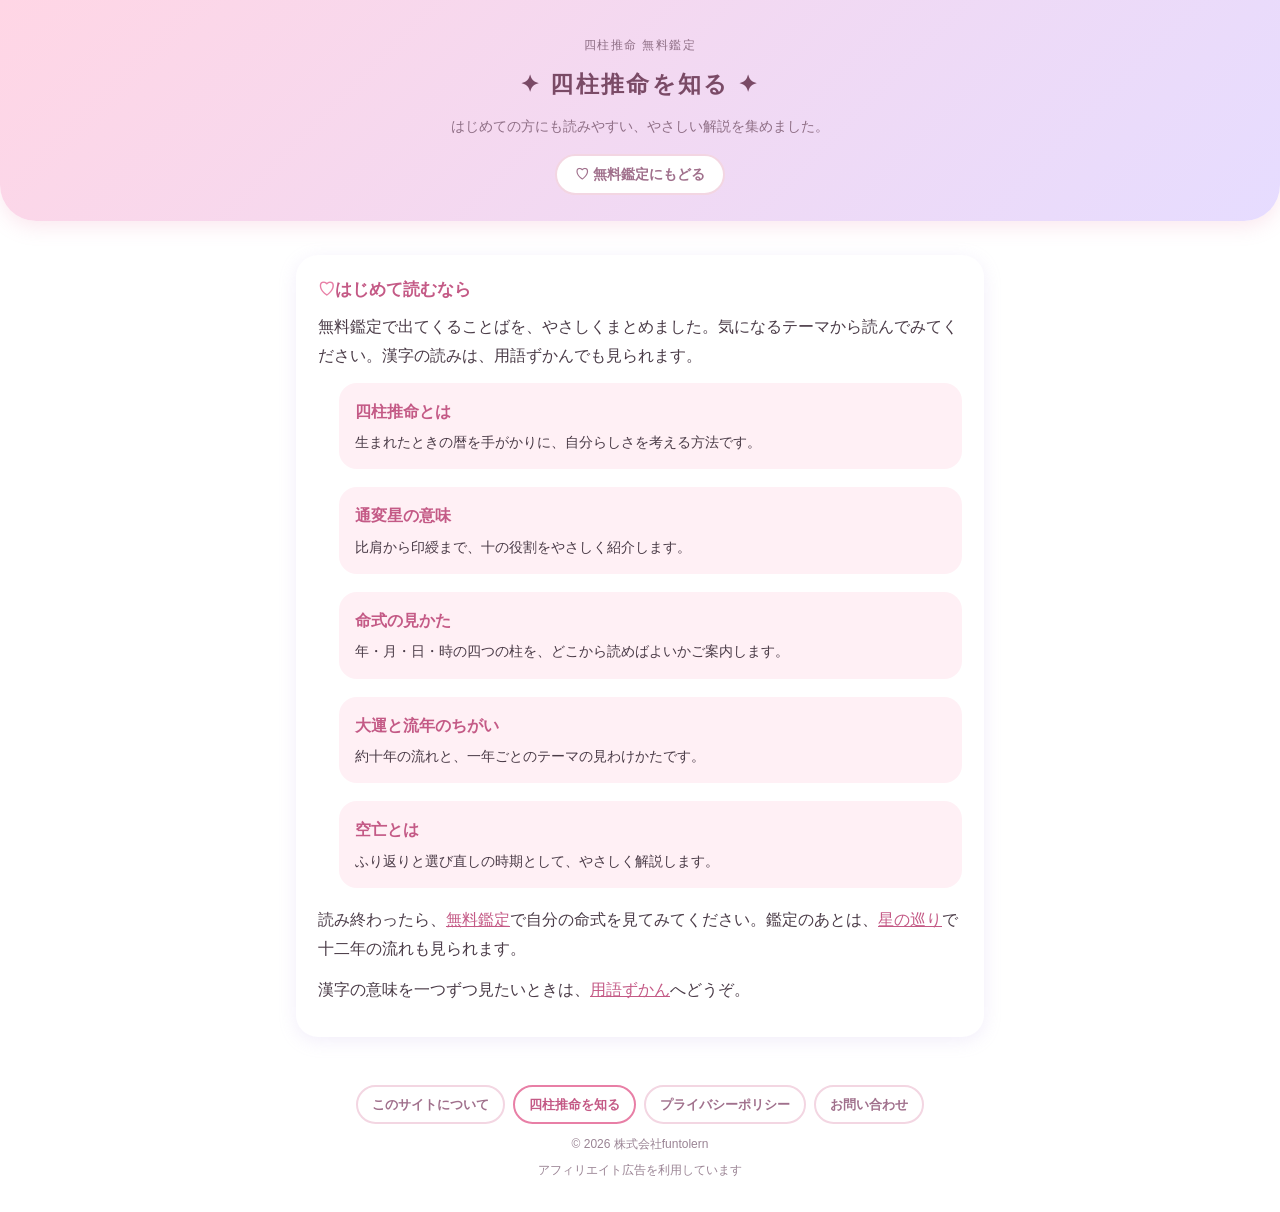
<file: guide.html>
<!doctype html>
<html lang="ja">
<head>
<meta charset="utf-8">
<meta name="viewport" content="width=device-width,initial-scale=1">
<title>四柱推命を知る｜四柱推命 無料鑑定</title>
<meta name="description" content="四柱推命、通変星、命式、大運と流年、空亡を、はじめての方にもわかりやすく紹介する解説の目次です。">
<link rel="canonical" href="https://shichu-techo.com/guide.html">
<link rel="stylesheet" href="site.css?v=20261127b">
</head>
<body>
<header>
  <p class="site">四柱推命 無料鑑定</p>
  <h1>四柱推命を知る</h1>
  <p class="lead">はじめての方にも読みやすい、やさしい解説を集めました。</p>
  <a class="back" href="index.html">♡ 無料鑑定にもどる</a>
</header>
<main>
<article class="card">
  <h2>はじめて読むなら</h2>
  <p>無料鑑定で出てくることばを、やさしくまとめました。気になるテーマから読んでみてください。漢字の読みは、用語ずかんでも見られます。</p>
  <ul class="guide-list">
    <li><a href="guide-shichu.html"><strong>四柱推命とは</strong><span>生まれたときの暦を手がかりに、自分らしさを考える方法です。</span></a></li>
    <li><a href="guide-tsuhensei.html"><strong>通変星の意味</strong><span>比肩から印綬まで、十の役割をやさしく紹介します。</span></a></li>
    <li><a href="guide-meishiki.html"><strong>命式の見かた</strong><span>年・月・日・時の四つの柱を、どこから読めばよいかご案内します。</span></a></li>
    <li><a href="guide-daiun.html"><strong>大運と流年のちがい</strong><span>約十年の流れと、一年ごとのテーマの見わけかたです。</span></a></li>
    <li><a href="guide-kubou.html"><strong>空亡とは</strong><span>ふり返りと選び直しの時期として、やさしく解説します。</span></a></li>
  </ul>
  <p>読み終わったら、<a href="index.html">無料鑑定</a>で自分の命式を見てみてください。鑑定のあとは、<a href="hoshi.html">星の巡り</a>で十二年の流れも見られます。</p>
  <p>漢字の意味を一つずつ見たいときは、<a href="zukan.html">用語ずかん</a>へどうぞ。</p>
</article>
</main>
<footer class="site-footer">
  <nav aria-label="サイト情報">
    <a href="about.html">このサイトについて</a>
    <a href="guide.html" aria-current="page">四柱推命を知る</a>
    <a href="privacy.html">プライバシーポリシー</a>
    <a href="contact.html">お問い合わせ</a>
  </nav>
  <p class="copy">© 2026 株式会社funtolern</p>
  <p class="ad-note">アフィリエイト広告を利用しています</p>
</footer>
</body>
</html>
</file>
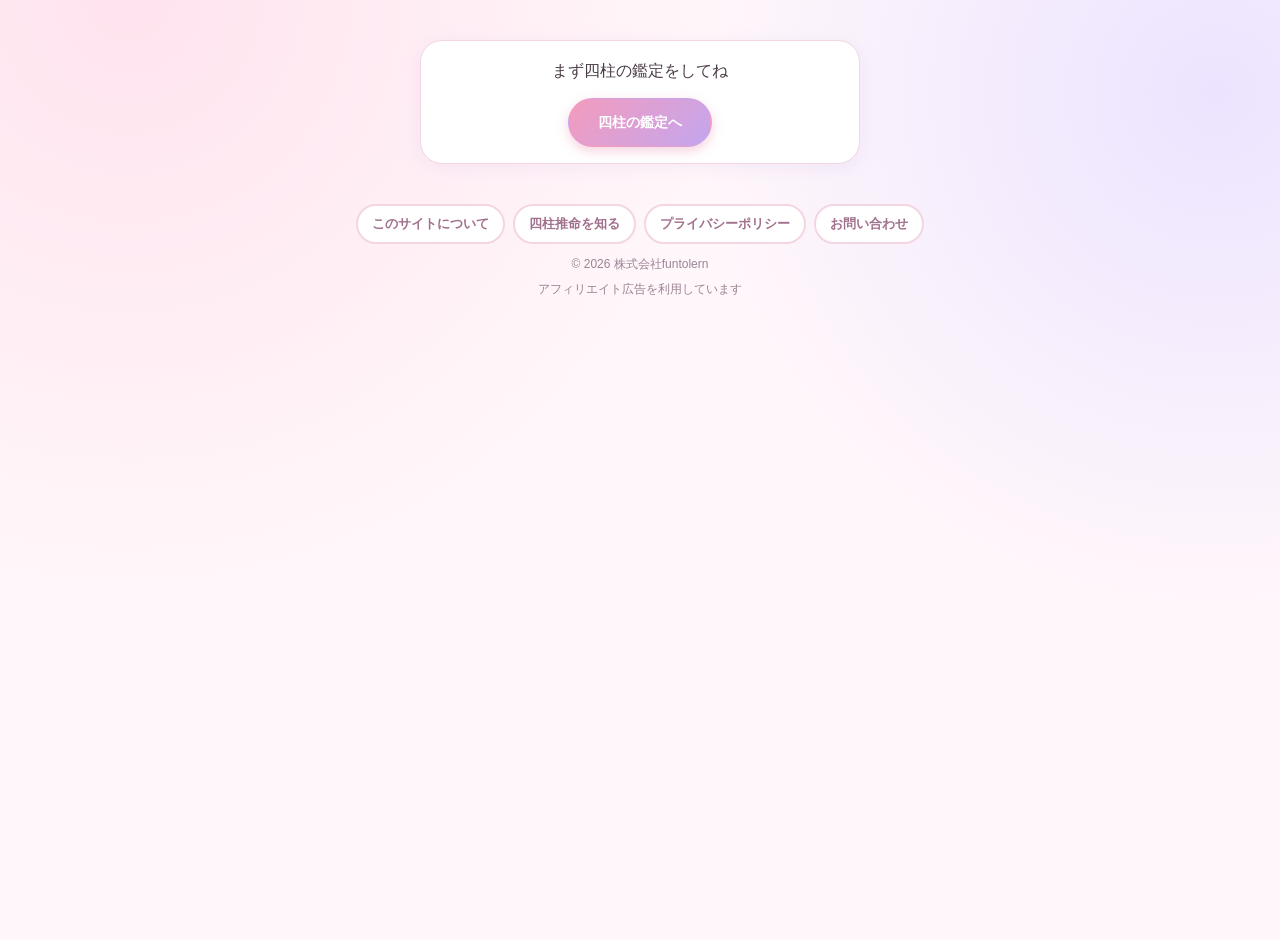
<file: hoshi.html>
<!doctype html>
<html lang="ja">
<head>
  <meta charset="utf-8">
  <meta name="viewport" content="width=device-width, initial-scale=1">
  <title>星の巡り｜四柱推命 無料鑑定</title>
  <meta name="description" content="空亡の年を区切りに、12年を2年ずつ6つの時期でたどる、このサイト独自の見方です。無料鑑定のあと、星の巡りを見られます。">
  <link rel="canonical" href="https://shichu-techo.com/hoshi.html">
  <link rel="stylesheet" href="hoshi.css?v=20261127r">
</head>
<body>
  <main id="guidance" class="panel guidance">
    <p>まず四柱の鑑定をしてね</p>
    <a class="button" href="index.html">四柱の鑑定へ</a>
  </main>

  <div id="reading" hidden>
    <header class="hero">
      <h1>星の巡り</h1>
      <p>このサイト独自の見方で、空亡の年を区切りに、12年を2年ずつ6つの時期でたどります。</p>
      <a class="back" href="index.html">鑑定ページに戻る</a>
    </header>

    <main class="content">
      <section class="panel diagram" aria-labelledby="cycle-title">
        <h2 id="cycle-title">12年の巡り</h2>
        <div id="cycle"></div>
      </section>
      <section id="present" class="panel present" aria-labelledby="present-title"></section>
      <section class="panel" aria-labelledby="phases-title">
        <h2 id="phases-title">6つのフェーズ</h2>
        <p class="note">空亡を区切りにした12年を一つのサイクルとして、四柱推命の十神の流れに当てはめて読むのは、このサイトならではの読み方です。この巡りにうまく乗ると、らせん階段を上るように、人生を一段ずつ登っていけると考えています。参考にしてみてください。</p>
        <p class="cycle-story">物語は「旅立ち」から始まります。自分の足で歩き出し、「挑戦と広がり」であれこれ試し、「選択と集中」でこれと決めたものに力を注ぎ、「成長と成果」で大きく伸びて、「整理と継承」で体験を人に渡します。そして空亡の「手放しと新たな学び」で次に持っていくものを選び、また新しい12年へと旅立っていきます。</p>
        <ol id="phases" class="phases"></ol>
        <p id="loop" class="note"></p>
      </section>
      <section class="panel" aria-labelledby="months-title">
        <h2 id="months-title">今年の12か月の巡り</h2>
        <p class="note">12年の大きな巡りの中に、同じ流れが1年の12か月にもあります。空亡の2か月を区切りに、2か月ずつ進みます。</p>
        <ol id="months" class="phases"></ol>
        <p class="note">日付は、四柱推命で月が切り替わる節入りの日をもとにしています。</p>
      </section>
      <section class="panel" aria-labelledby="years-title">
        <h2 id="years-title">年ごとの巡り</h2>
        <p class="note">流年通変星は、あなたの日干から見た、その年ごとの星です。</p>
        <div class="table-scroll" tabindex="0" role="region" aria-labelledby="years-title">
          <table aria-labelledby="years-title">
            <thead>
              <tr>
                <th scope="col">西暦</th>
                <th scope="col">年干支</th>
                <th scope="col">フェーズ</th>
                <th scope="col">流年通変星</th>
                <th scope="col">空亡</th>
              </tr>
            </thead>
            <tbody id="years"></tbody>
          </table>
        </div>
      </section>
    </main>
  </div>

  <footer class="site-footer">
    <nav aria-label="サイト情報">
      <a href="about.html">このサイトについて</a>
      <a href="guide.html">四柱推命を知る</a>
      <a href="privacy.html">プライバシーポリシー</a>
      <a href="contact.html">お問い合わせ</a>
    </nav>
    <p class="copy">© 2026 株式会社funtolern</p>
    <p class="ad-note">アフィリエイト広告を利用しています</p>
  </footer>

  <script src="tables.js?v=20261127b"></script>
  <script src="shichu.js?v=20261127b"></script>
  <script src="hoshi.js?v=20261127r"></script>
</body>
</html>
</file>
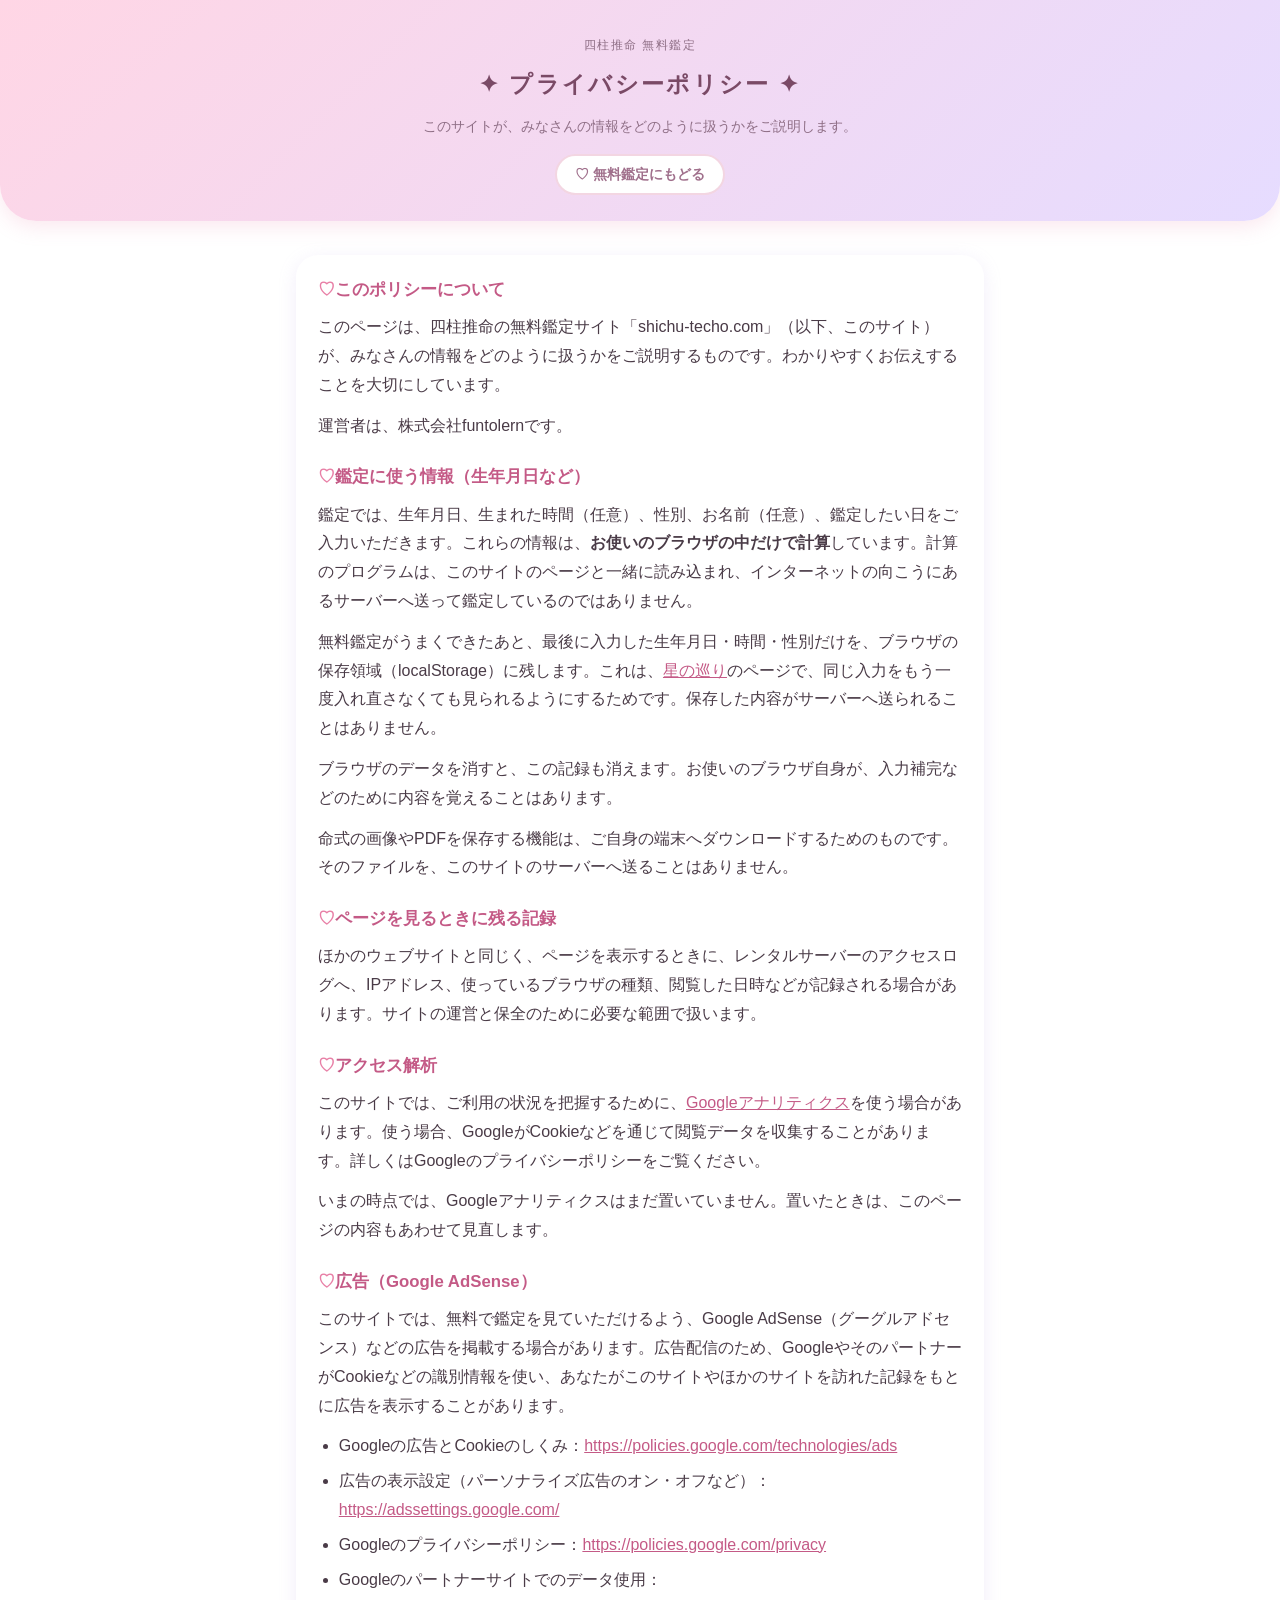
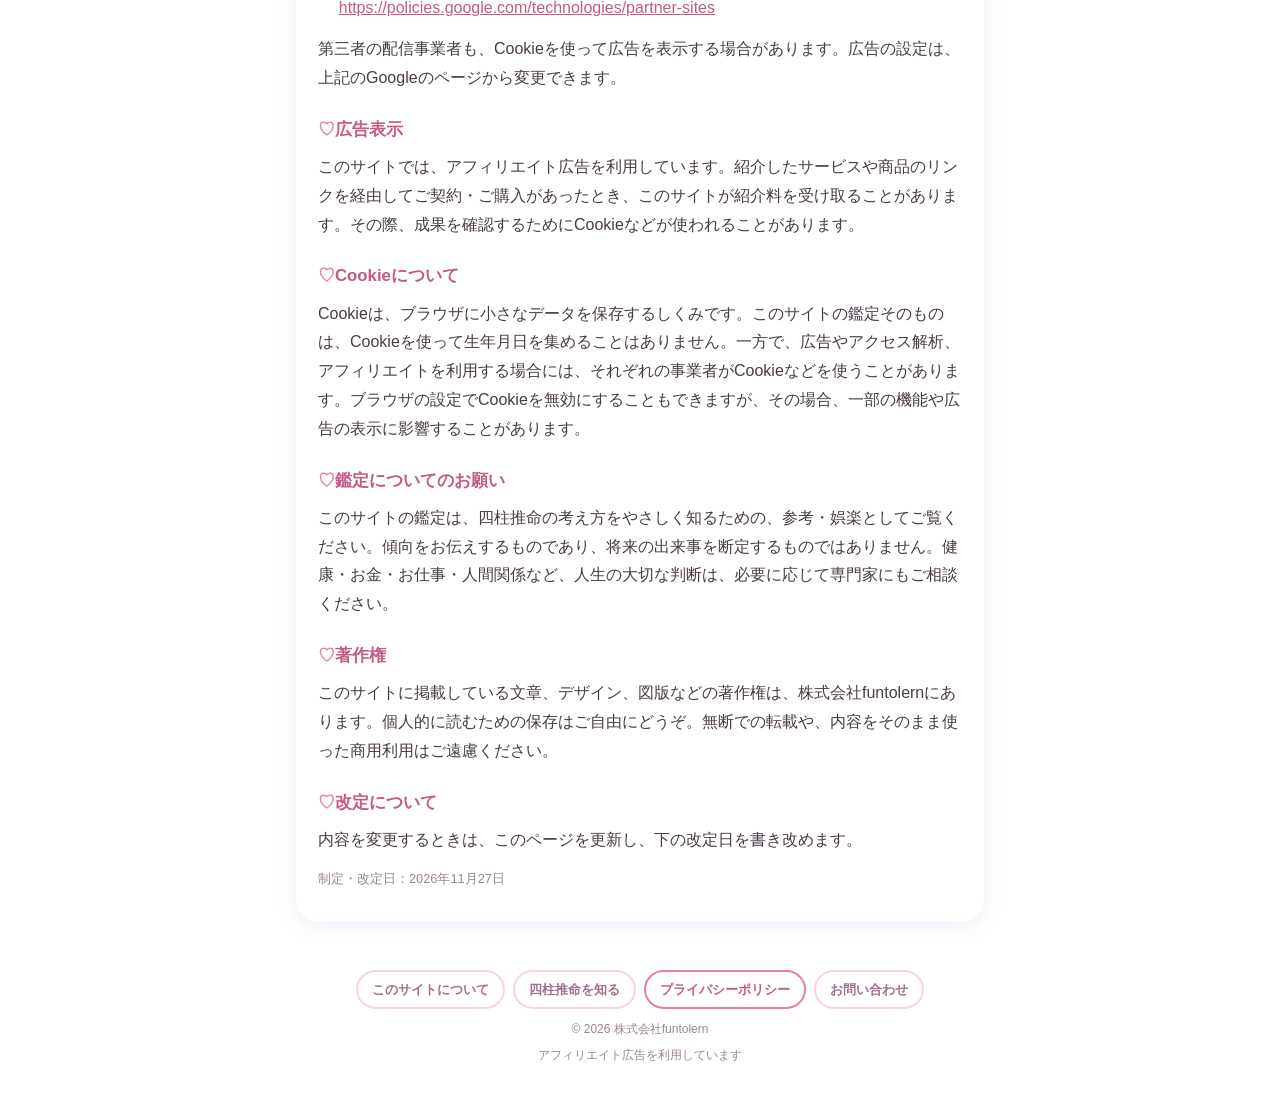
<file: privacy.html>
<!doctype html>
<html lang="ja">
<head>
<meta charset="utf-8">
<meta name="viewport" content="width=device-width,initial-scale=1">
<title>プライバシーポリシー｜四柱推命 無料鑑定</title>
<meta name="description" content="shichu-techo.comのプライバシーポリシーです。鑑定の入力はブラウザ内で計算し、星の巡りのために最後の入力だけを端末へ残します。広告とCookieについてもご説明します。">
<link rel="canonical" href="https://shichu-techo.com/privacy.html">
<link rel="stylesheet" href="site.css?v=20261127b">
</head>
<body>
<header>
  <p class="site">四柱推命 無料鑑定</p>
  <h1>プライバシーポリシー</h1>
  <p class="lead">このサイトが、みなさんの情報をどのように扱うかをご説明します。</p>
  <a class="back" href="index.html">♡ 無料鑑定にもどる</a>
</header>
<main>
<article class="card">
  <h2>このポリシーについて</h2>
  <p>このページは、四柱推命の無料鑑定サイト「shichu-techo.com」（以下、このサイト）が、みなさんの情報をどのように扱うかをご説明するものです。わかりやすくお伝えすることを大切にしています。</p>
  <p>運営者は、株式会社funtolernです。</p>

  <h2>鑑定に使う情報（生年月日など）</h2>
  <p>鑑定では、生年月日、生まれた時間（任意）、性別、お名前（任意）、鑑定したい日をご入力いただきます。これらの情報は、<strong>お使いのブラウザの中だけで計算</strong>しています。計算のプログラムは、このサイトのページと一緒に読み込まれ、インターネットの向こうにあるサーバーへ送って鑑定しているのではありません。</p>
  <p>無料鑑定がうまくできたあと、最後に入力した生年月日・時間・性別だけを、ブラウザの保存領域（localStorage）に残します。これは、<a href="hoshi.html">星の巡り</a>のページで、同じ入力をもう一度入れ直さなくても見られるようにするためです。保存した内容がサーバーへ送られることはありません。</p>
  <p>ブラウザのデータを消すと、この記録も消えます。お使いのブラウザ自身が、入力補完などのために内容を覚えることはあります。</p>
  <p>命式の画像やPDFを保存する機能は、ご自身の端末へダウンロードするためのものです。そのファイルを、このサイトのサーバーへ送ることはありません。</p>

  <h2>ページを見るときに残る記録</h2>
  <p>ほかのウェブサイトと同じく、ページを表示するときに、レンタルサーバーのアクセスログへ、IPアドレス、使っているブラウザの種類、閲覧した日時などが記録される場合があります。サイトの運営と保全のために必要な範囲で扱います。</p>

  <h2>アクセス解析</h2>
  <p>このサイトでは、ご利用の状況を把握するために、<a href="https://policies.google.com/privacy?hl=ja" target="_blank" rel="noopener noreferrer">Googleアナリティクス</a>を使う場合があります。使う場合、GoogleがCookieなどを通じて閲覧データを収集することがあります。詳しくはGoogleのプライバシーポリシーをご覧ください。</p>
  <p>いまの時点では、Googleアナリティクスはまだ置いていません。置いたときは、このページの内容もあわせて見直します。</p>

  <h2>広告（Google AdSense）</h2>
  <p>このサイトでは、無料で鑑定を見ていただけるよう、Google AdSense（グーグルアドセンス）などの広告を掲載する場合があります。広告配信のため、GoogleやそのパートナーがCookieなどの識別情報を使い、あなたがこのサイトやほかのサイトを訪れた記録をもとに広告を表示することがあります。</p>
  <ul>
    <li>Googleの広告とCookieのしくみ：<a href="https://policies.google.com/technologies/ads?hl=ja" target="_blank" rel="noopener noreferrer">https://policies.google.com/technologies/ads</a></li>
    <li>広告の表示設定（パーソナライズ広告のオン・オフなど）：<a href="https://adssettings.google.com/?hl=ja" target="_blank" rel="noopener noreferrer">https://adssettings.google.com/</a></li>
    <li>Googleのプライバシーポリシー：<a href="https://policies.google.com/privacy?hl=ja" target="_blank" rel="noopener noreferrer">https://policies.google.com/privacy</a></li>
    <li>Googleのパートナーサイトでのデータ使用：<a href="https://policies.google.com/technologies/partner-sites?hl=ja" target="_blank" rel="noopener noreferrer">https://policies.google.com/technologies/partner-sites</a></li>
  </ul>
  <p>第三者の配信事業者も、Cookieを使って広告を表示する場合があります。広告の設定は、上記のGoogleのページから変更できます。</p>

  <h2>広告表示</h2>
  <p>このサイトでは、アフィリエイト広告を利用しています。紹介したサービスや商品のリンクを経由してご契約・ご購入があったとき、このサイトが紹介料を受け取ることがあります。その際、成果を確認するためにCookieなどが使われることがあります。</p>

  <h2>Cookieについて</h2>
  <p>Cookieは、ブラウザに小さなデータを保存するしくみです。このサイトの鑑定そのものは、Cookieを使って生年月日を集めることはありません。一方で、広告やアクセス解析、アフィリエイトを利用する場合には、それぞれの事業者がCookieなどを使うことがあります。ブラウザの設定でCookieを無効にすることもできますが、その場合、一部の機能や広告の表示に影響することがあります。</p>

  <h2>鑑定についてのお願い</h2>
  <p>このサイトの鑑定は、四柱推命の考え方をやさしく知るための、参考・娯楽としてご覧ください。傾向をお伝えするものであり、将来の出来事を断定するものではありません。健康・お金・お仕事・人間関係など、人生の大切な判断は、必要に応じて専門家にもご相談ください。</p>

  <h2>著作権</h2>
  <p>このサイトに掲載している文章、デザイン、図版などの著作権は、株式会社funtolernにあります。個人的に読むための保存はご自由にどうぞ。無断での転載や、内容をそのまま使った商用利用はご遠慮ください。</p>

  <h2>改定について</h2>
  <p>内容を変更するときは、このページを更新し、下の改定日を書き改めます。</p>
  <p class="updated">制定・改定日：2026年11月27日</p>
</article>
</main>
<footer class="site-footer">
  <nav aria-label="サイト情報">
    <a href="about.html">このサイトについて</a>
    <a href="guide.html">四柱推命を知る</a>
    <a href="privacy.html" aria-current="page">プライバシーポリシー</a>
    <a href="contact.html">お問い合わせ</a>
  </nav>
  <p class="copy">© 2026 株式会社funtolern</p>
  <p class="ad-note">アフィリエイト広告を利用しています</p>
</footer>
</body>
</html>
</file>
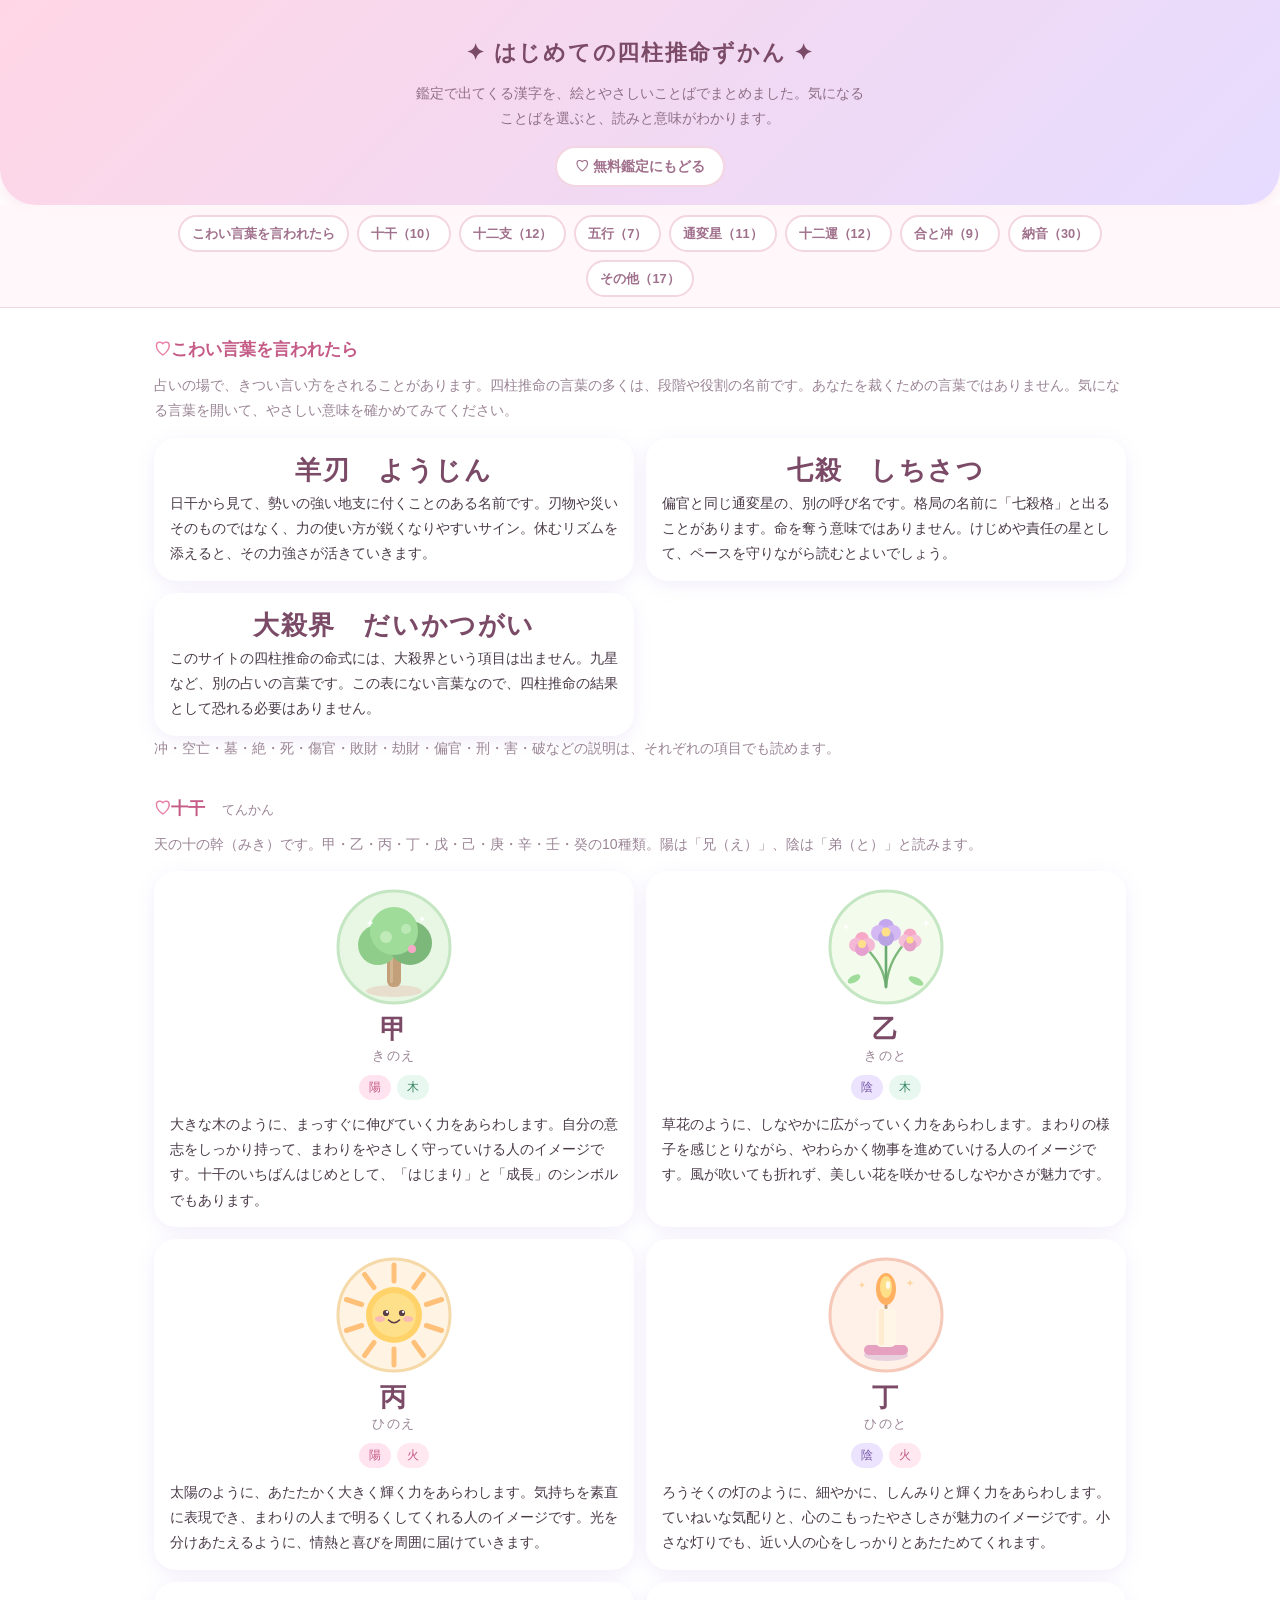
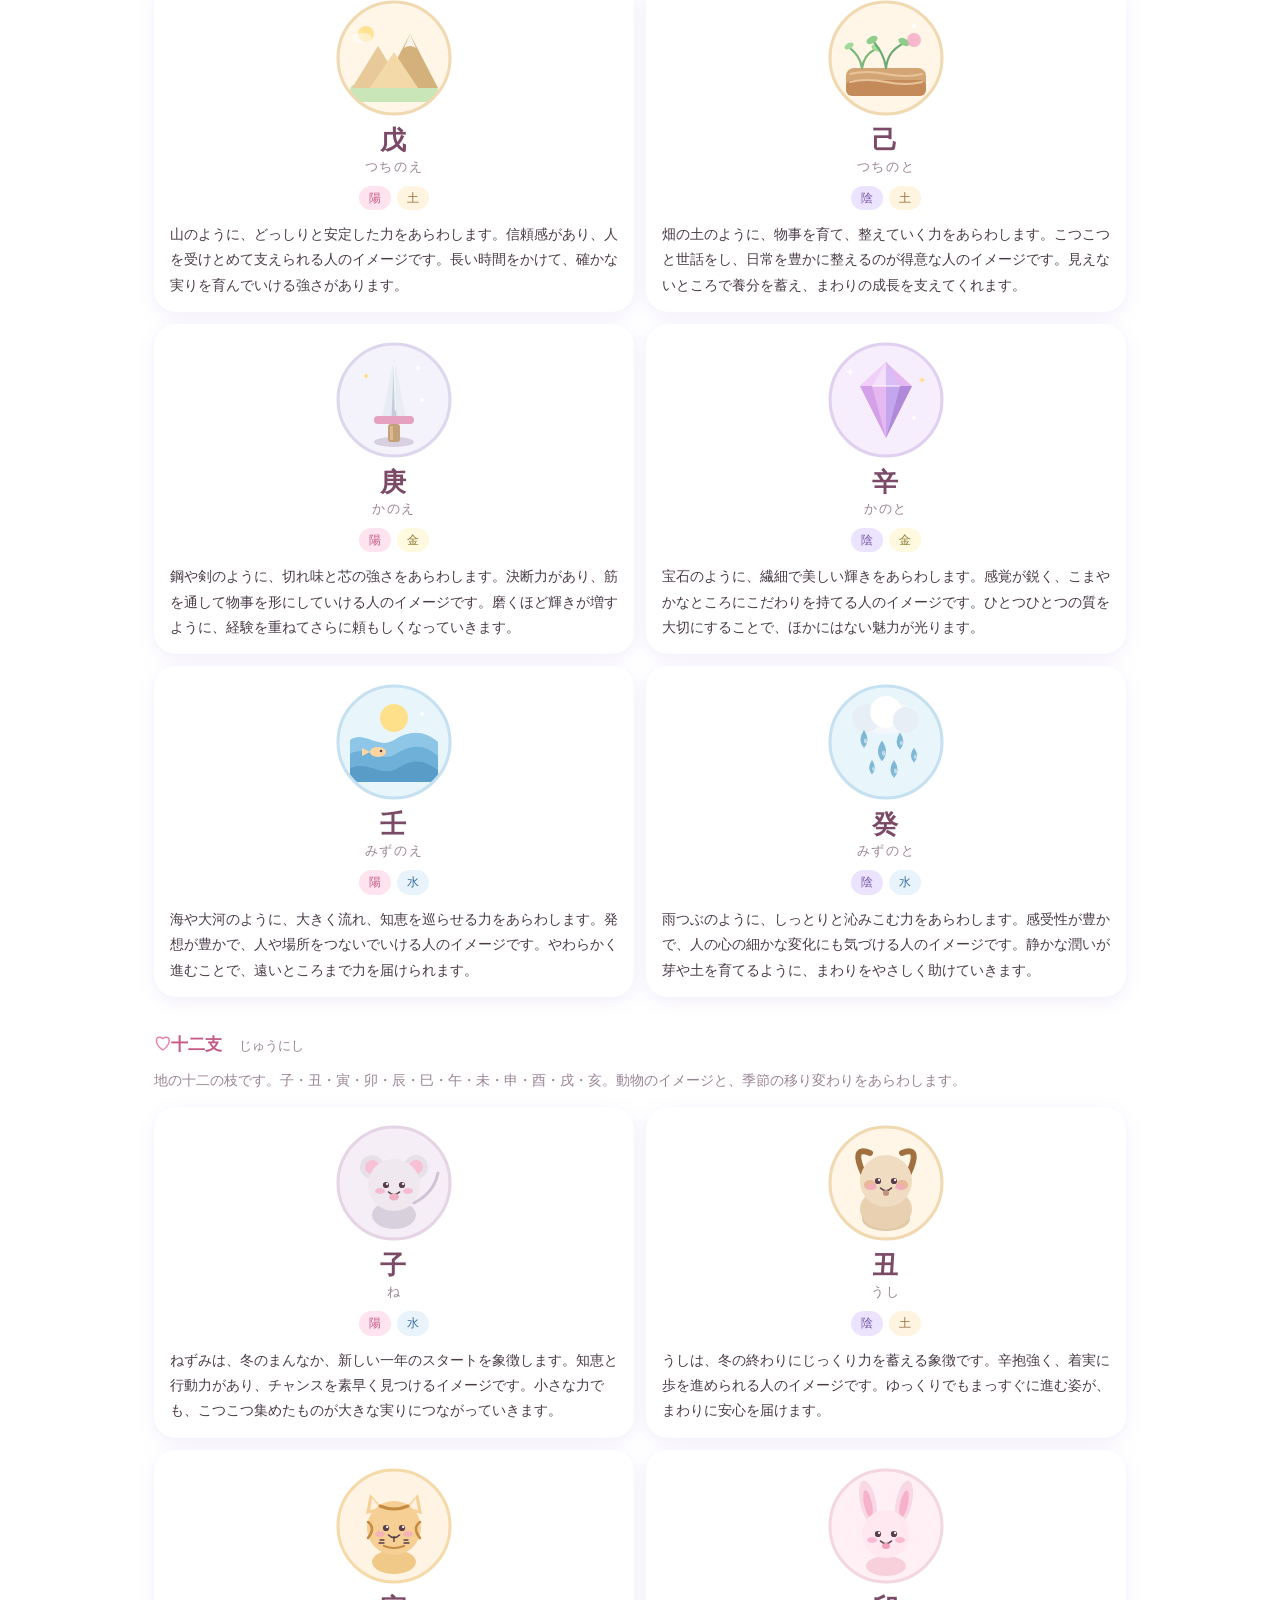
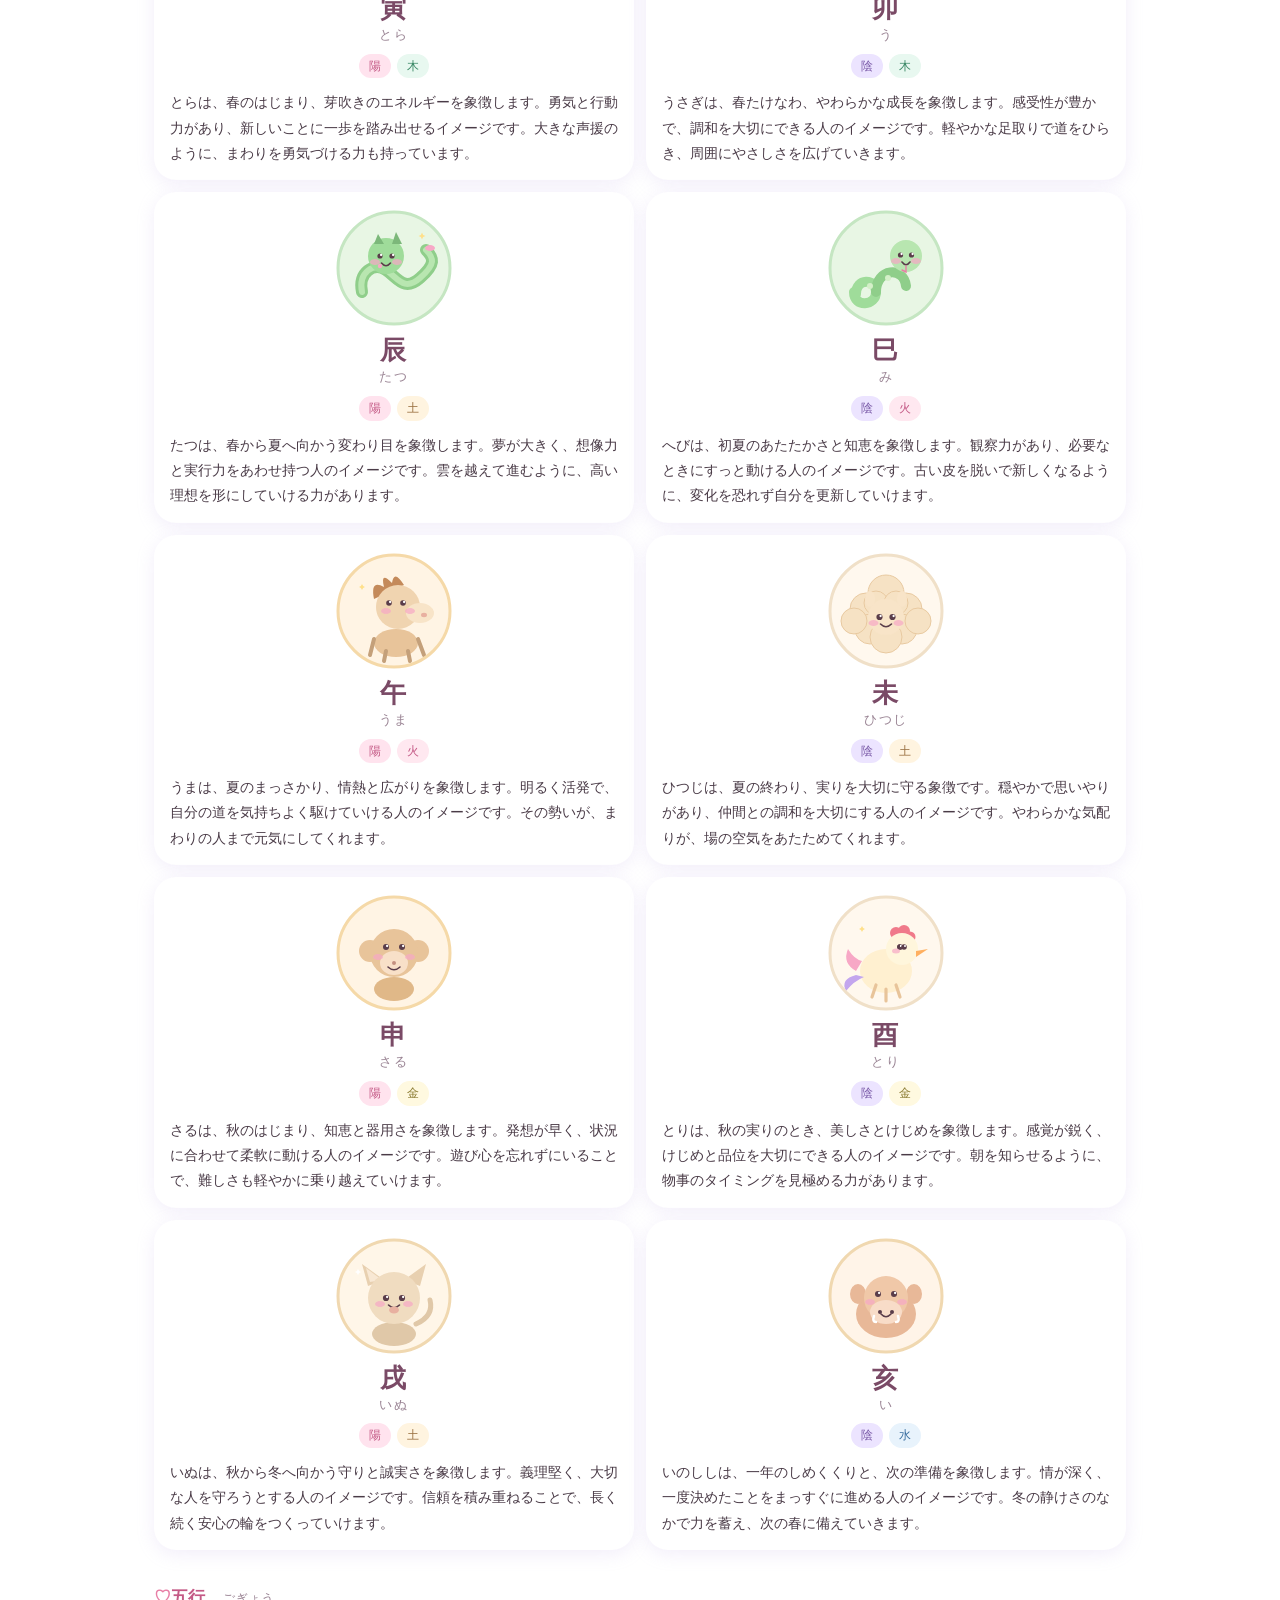
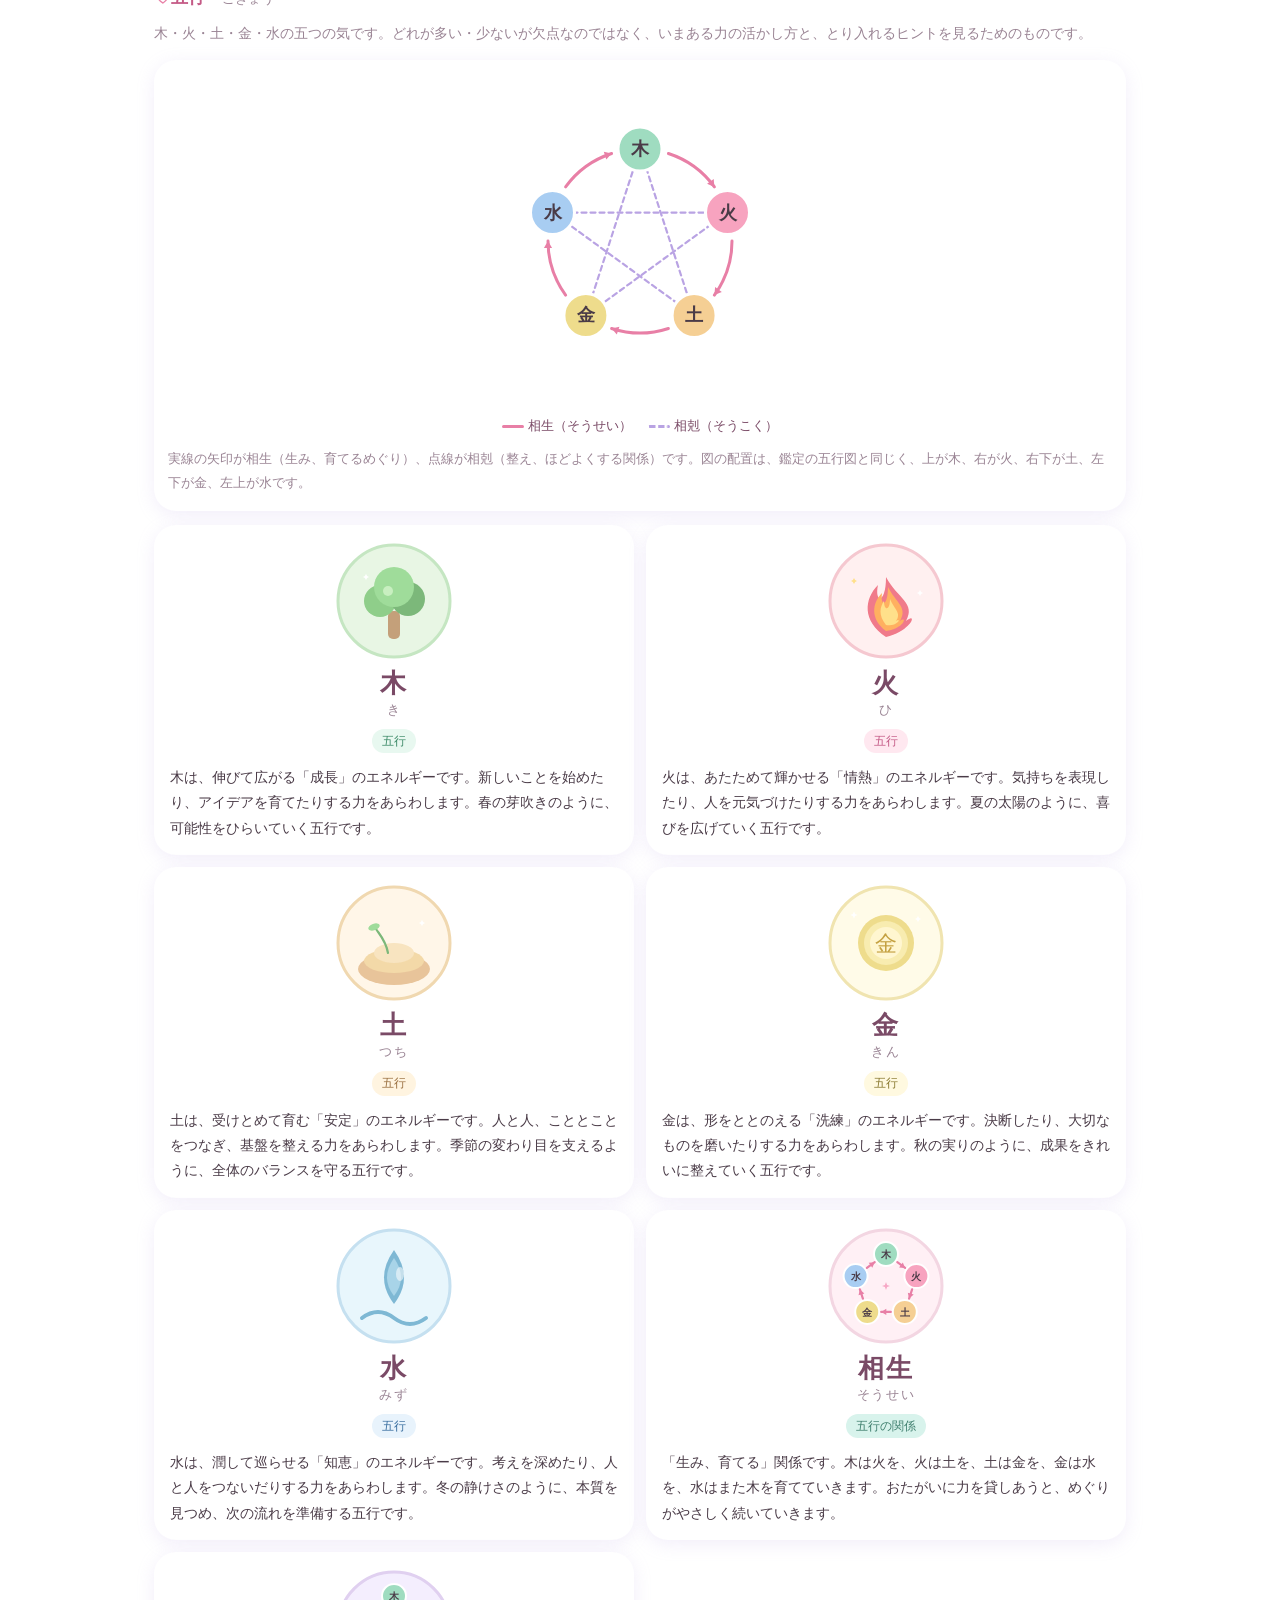
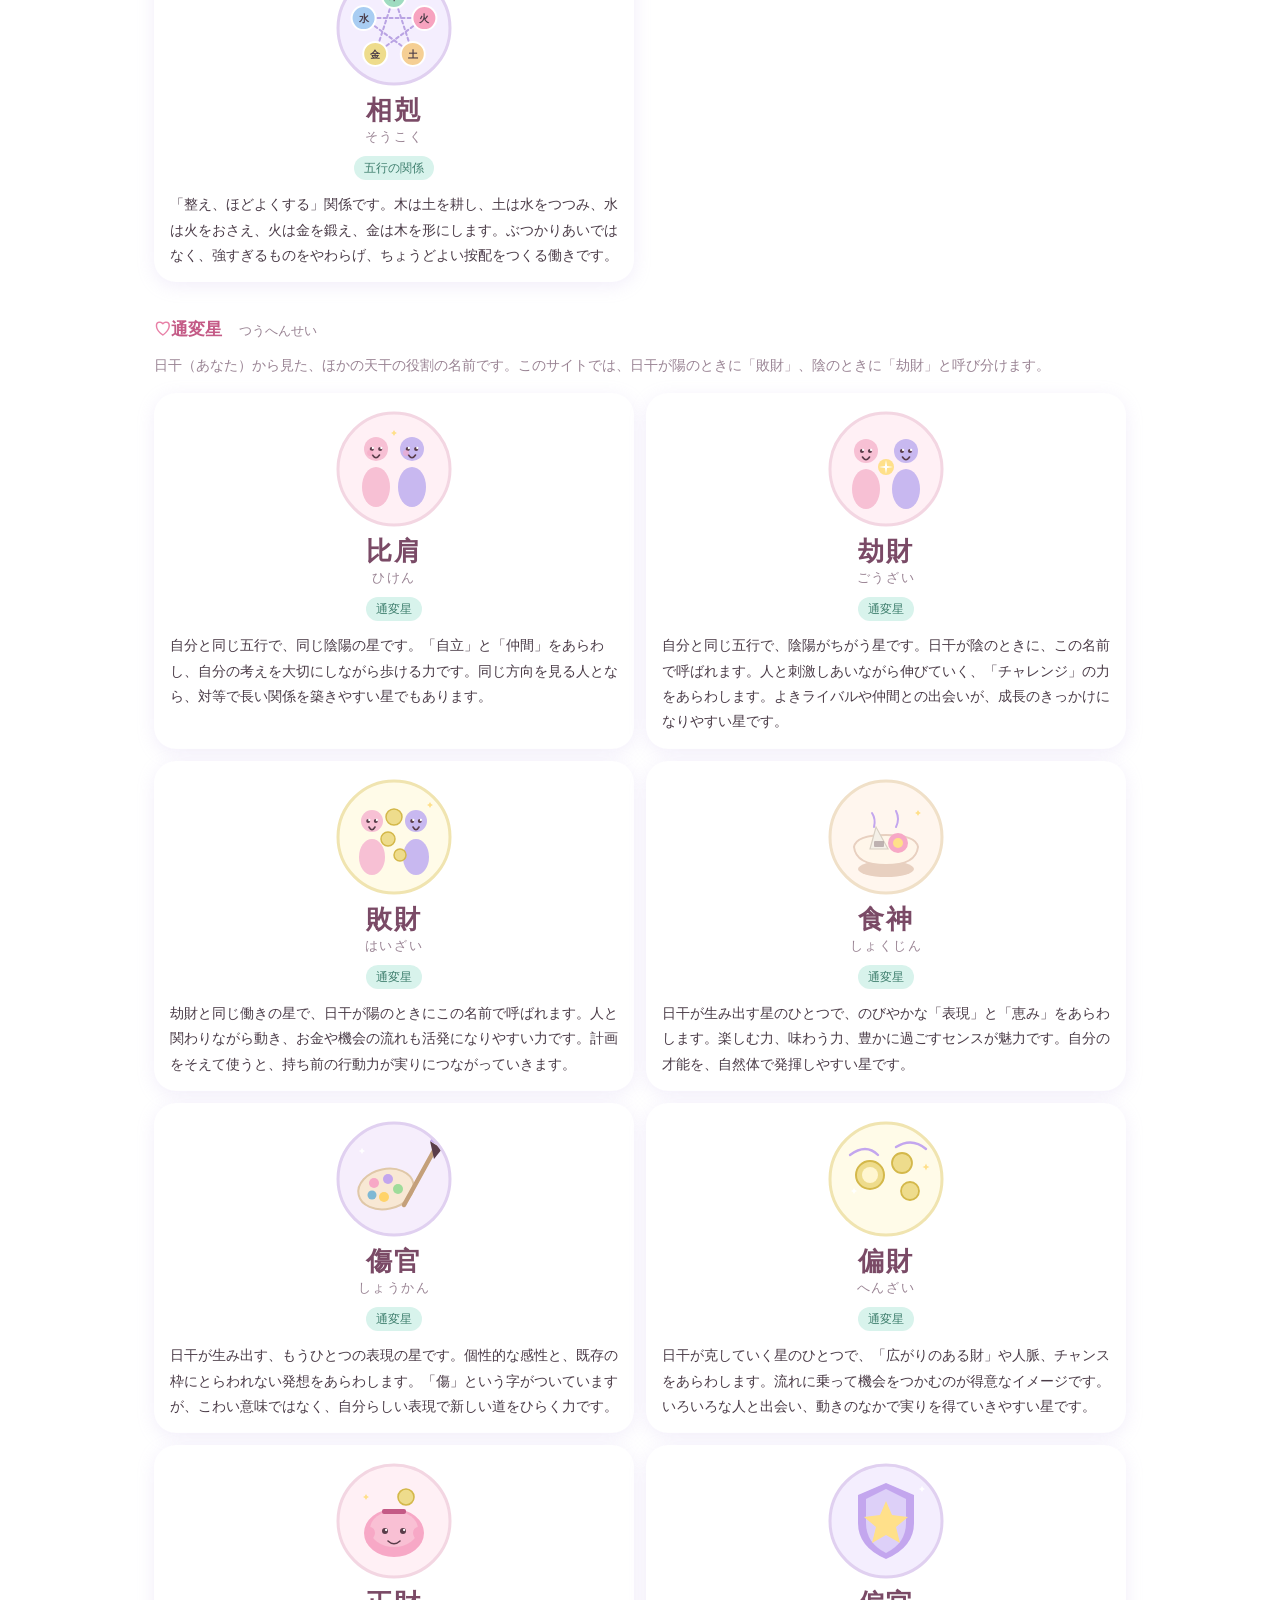
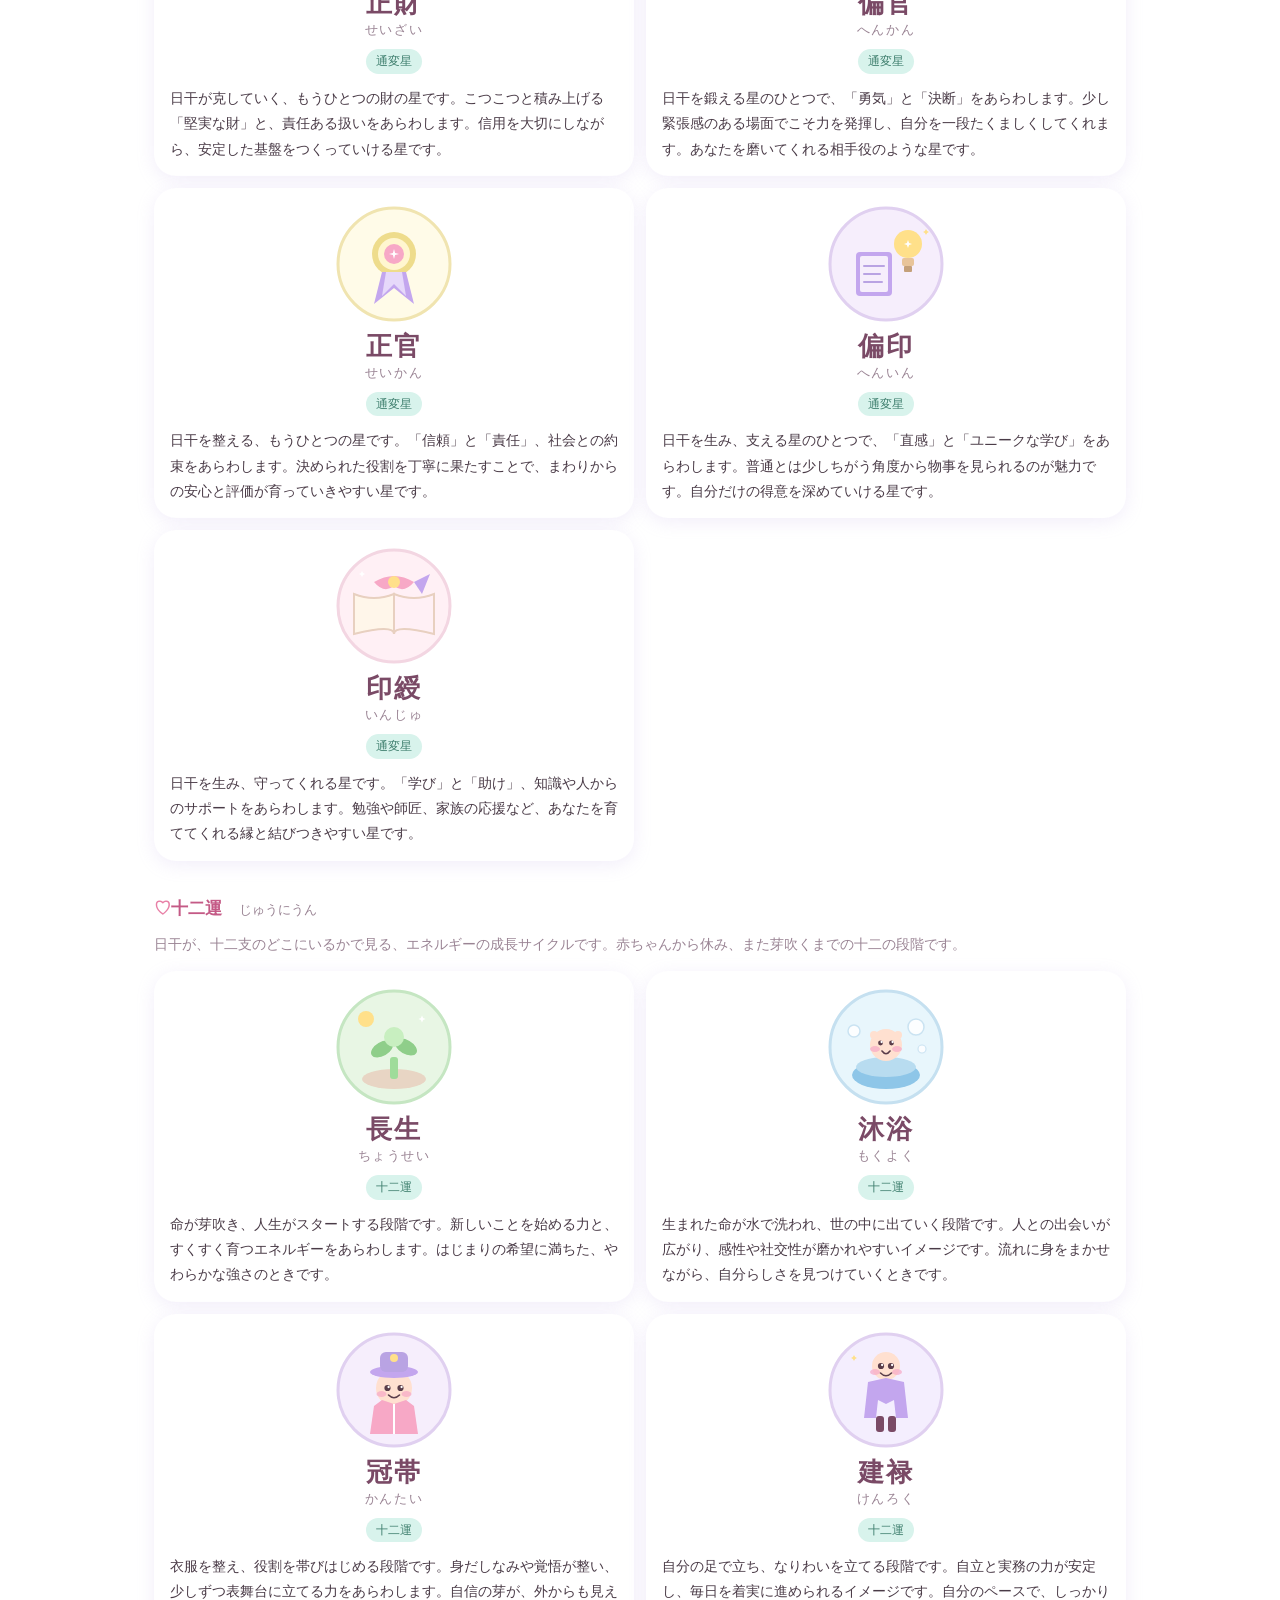
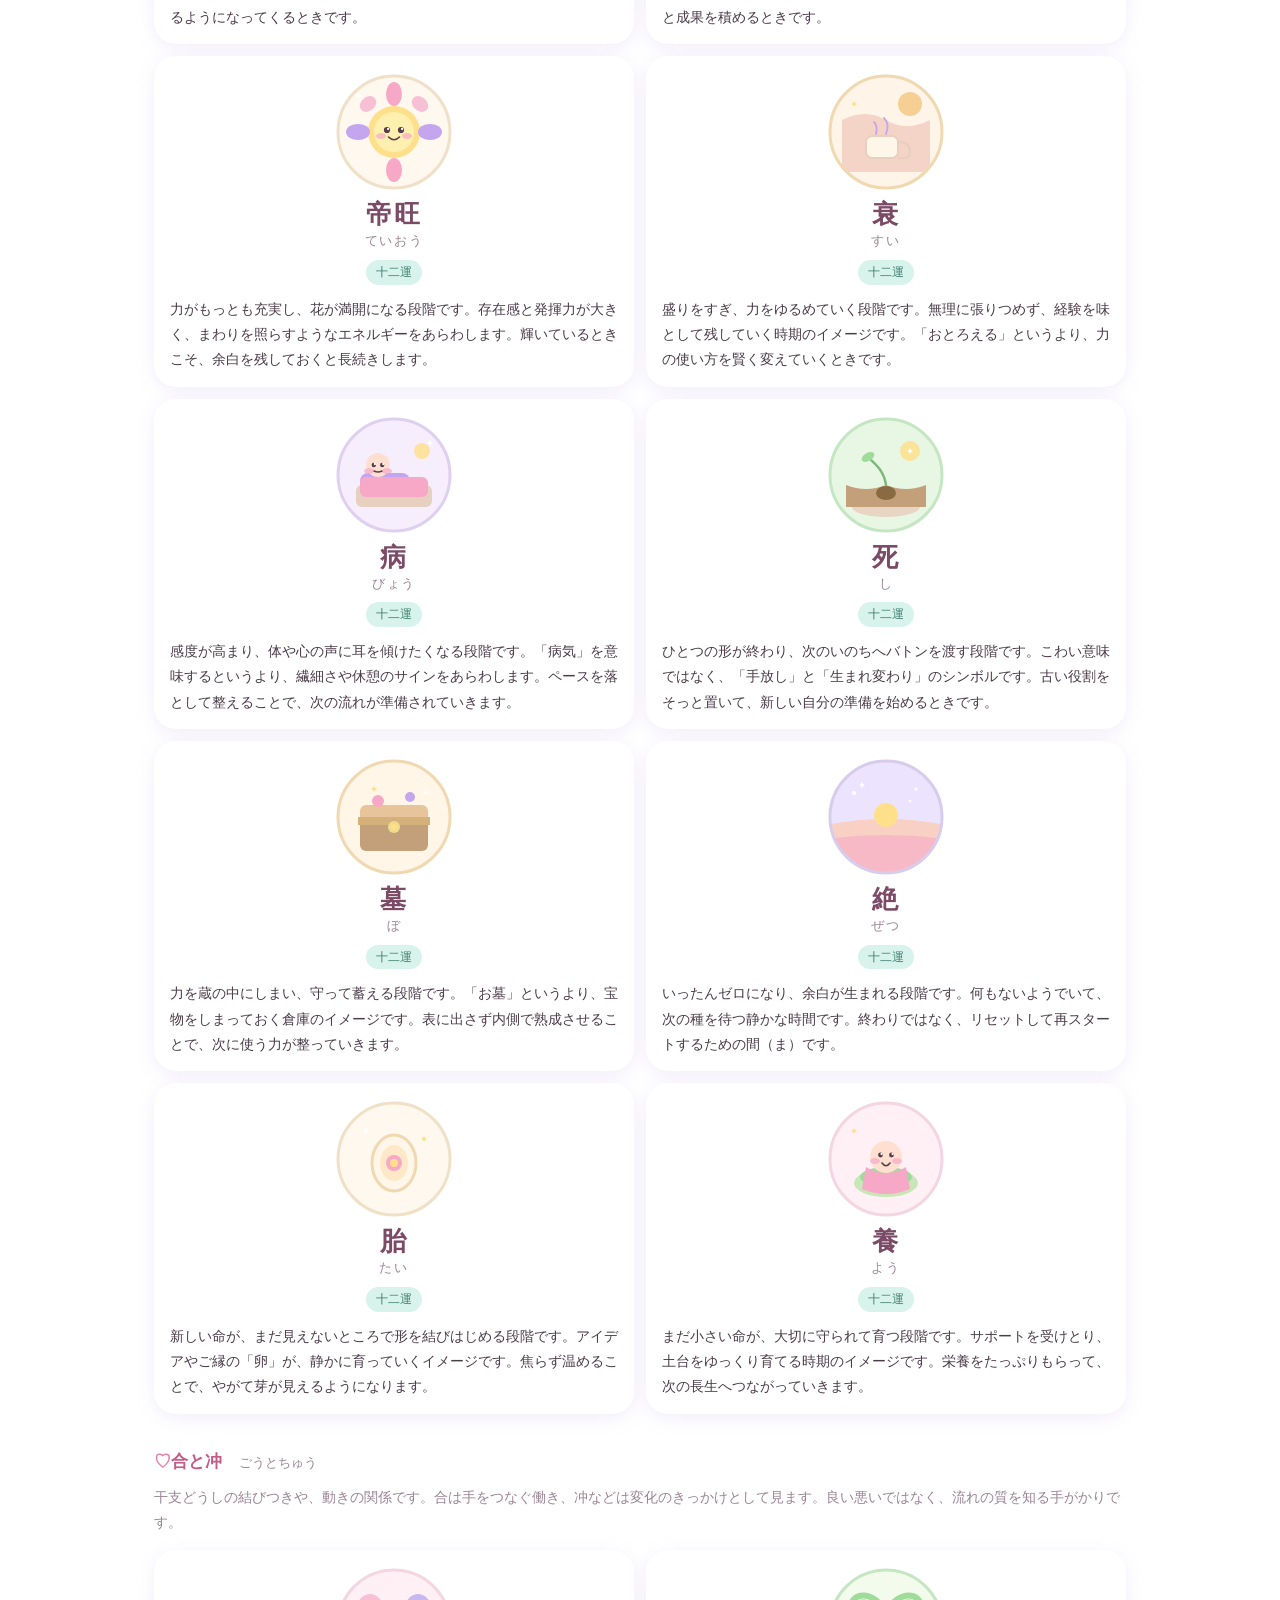
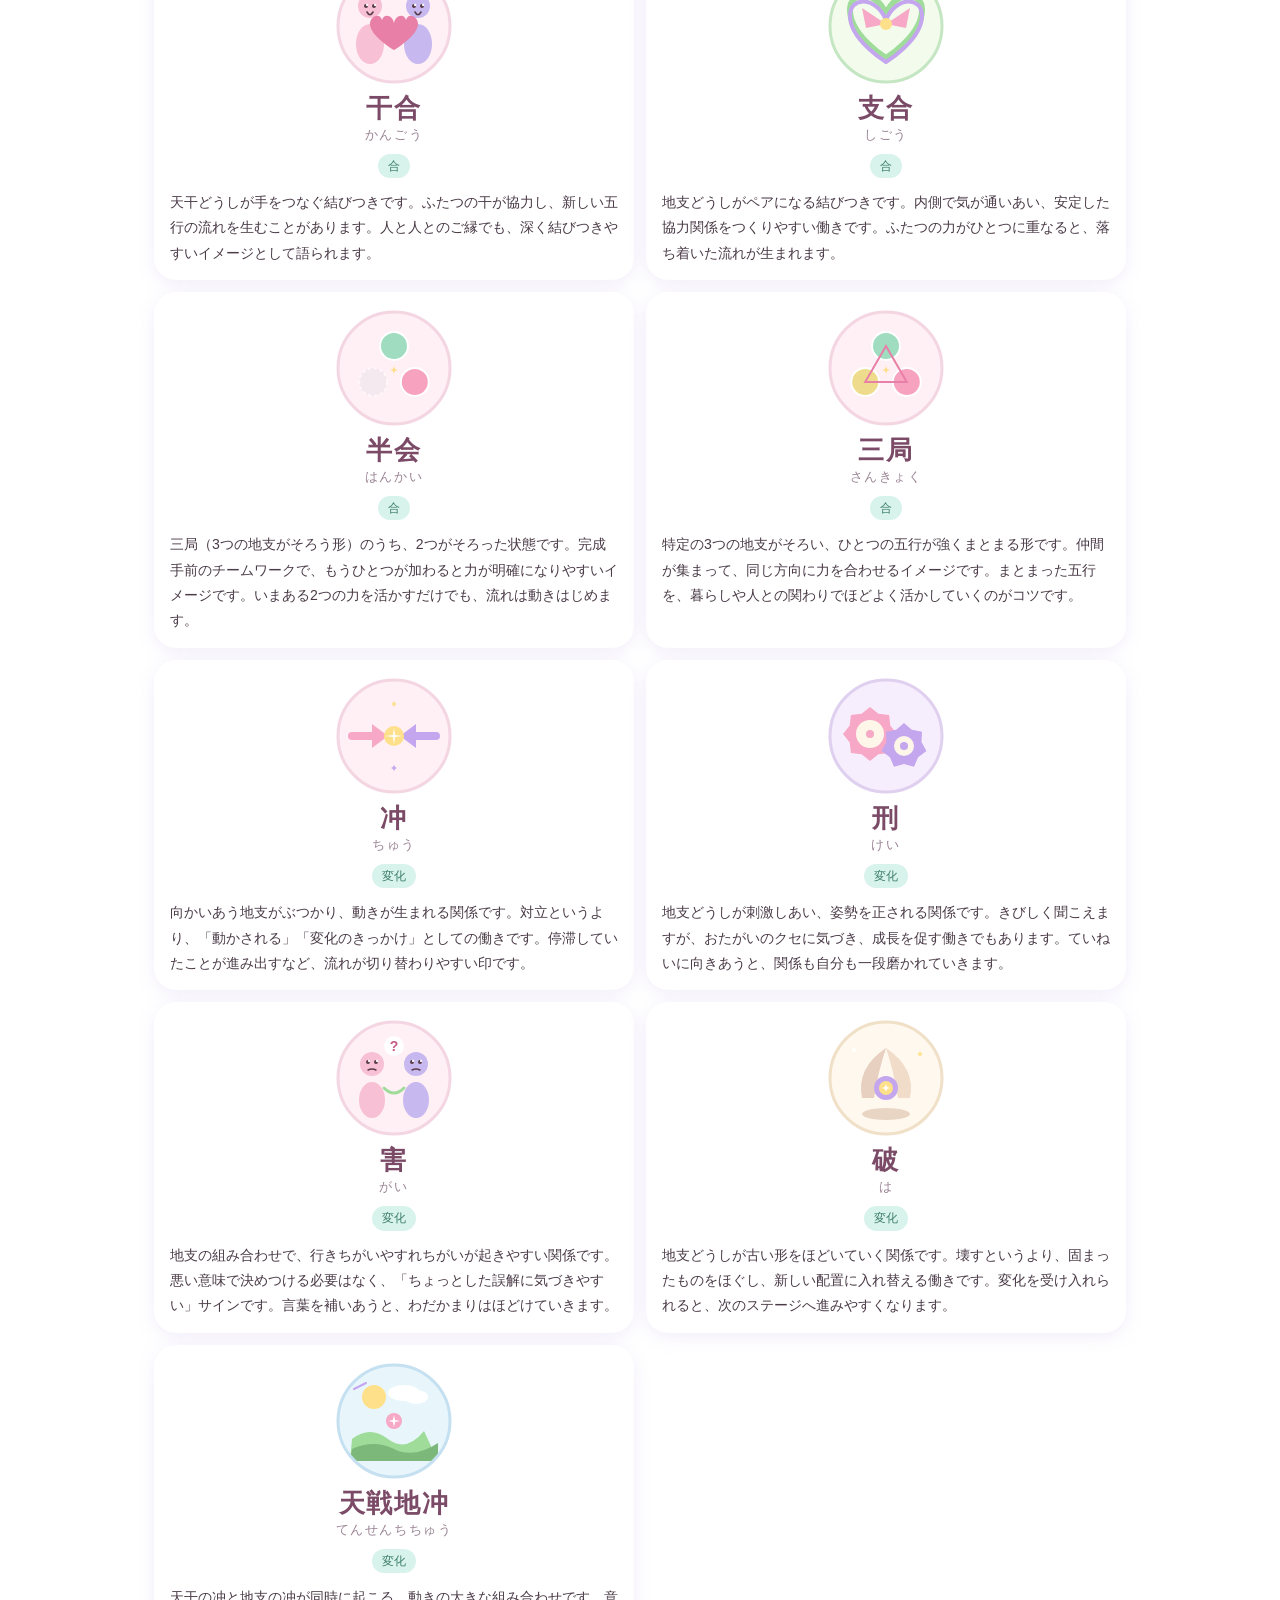
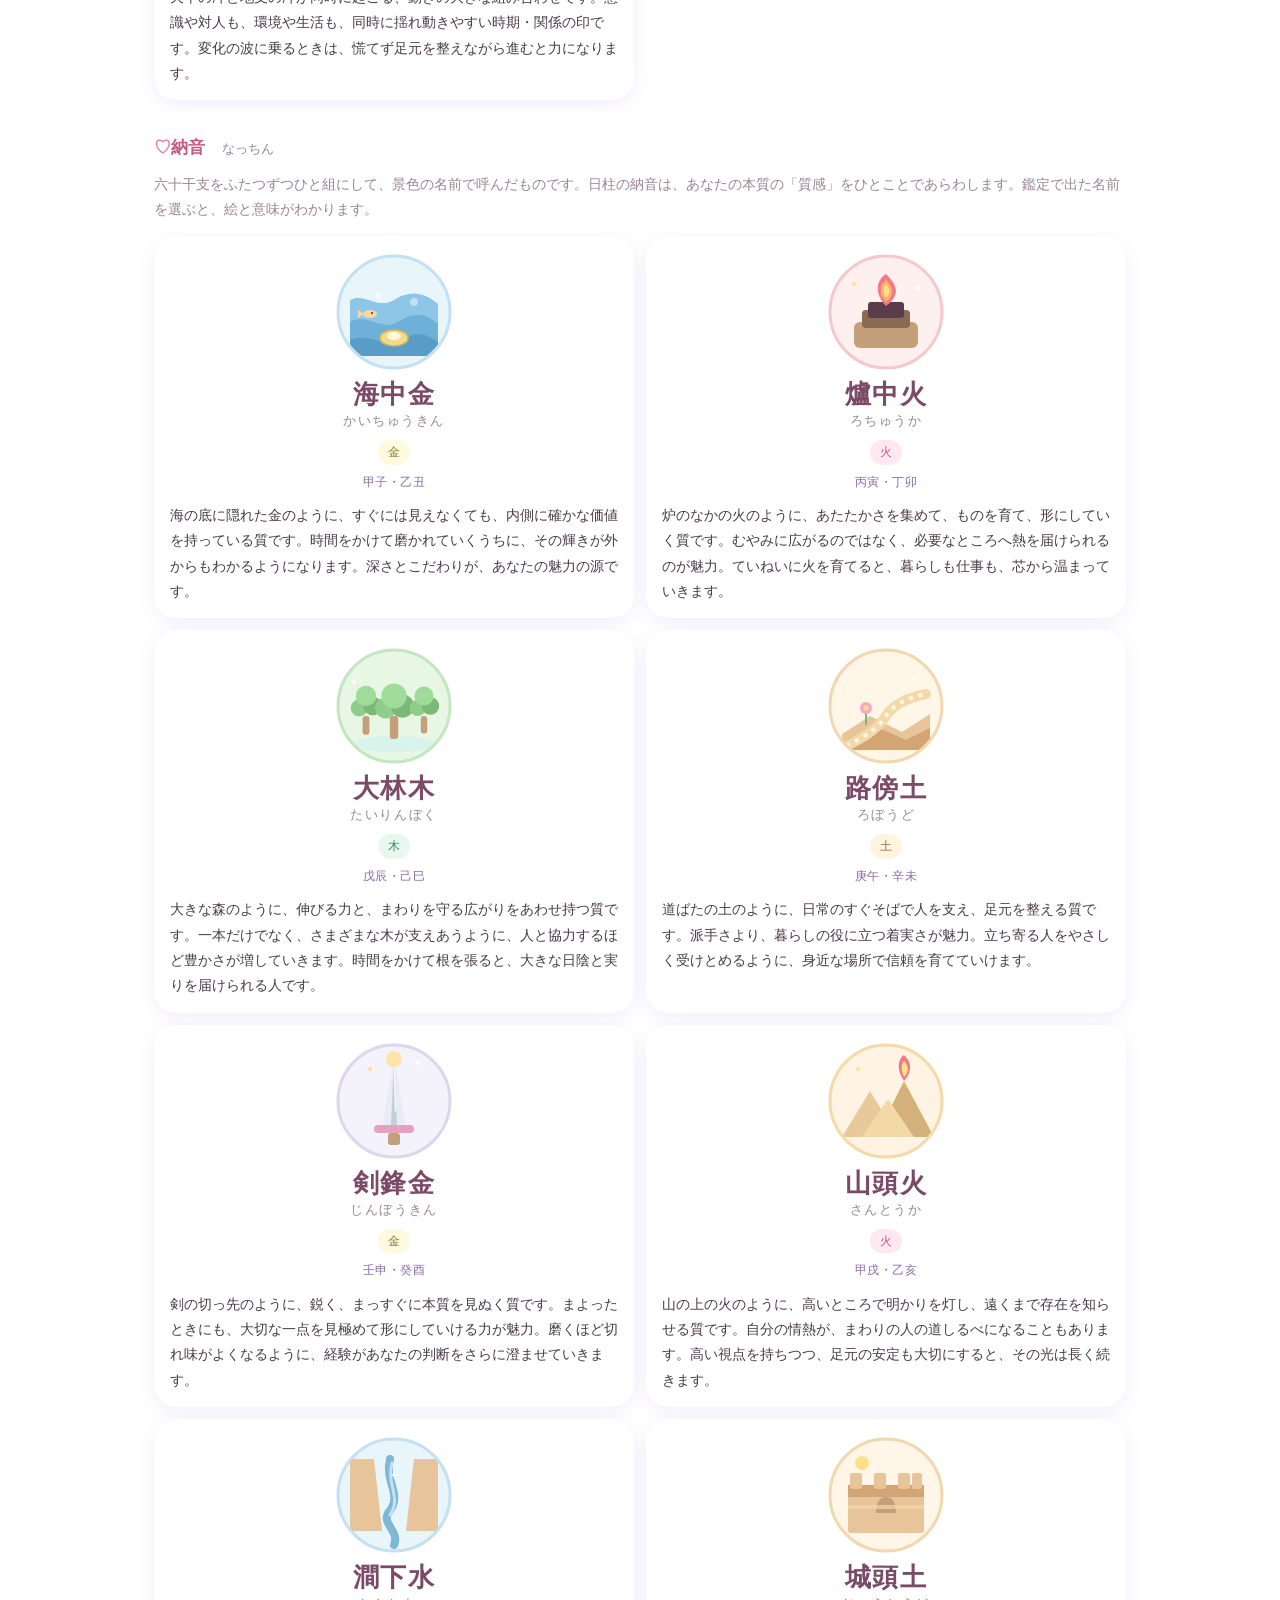
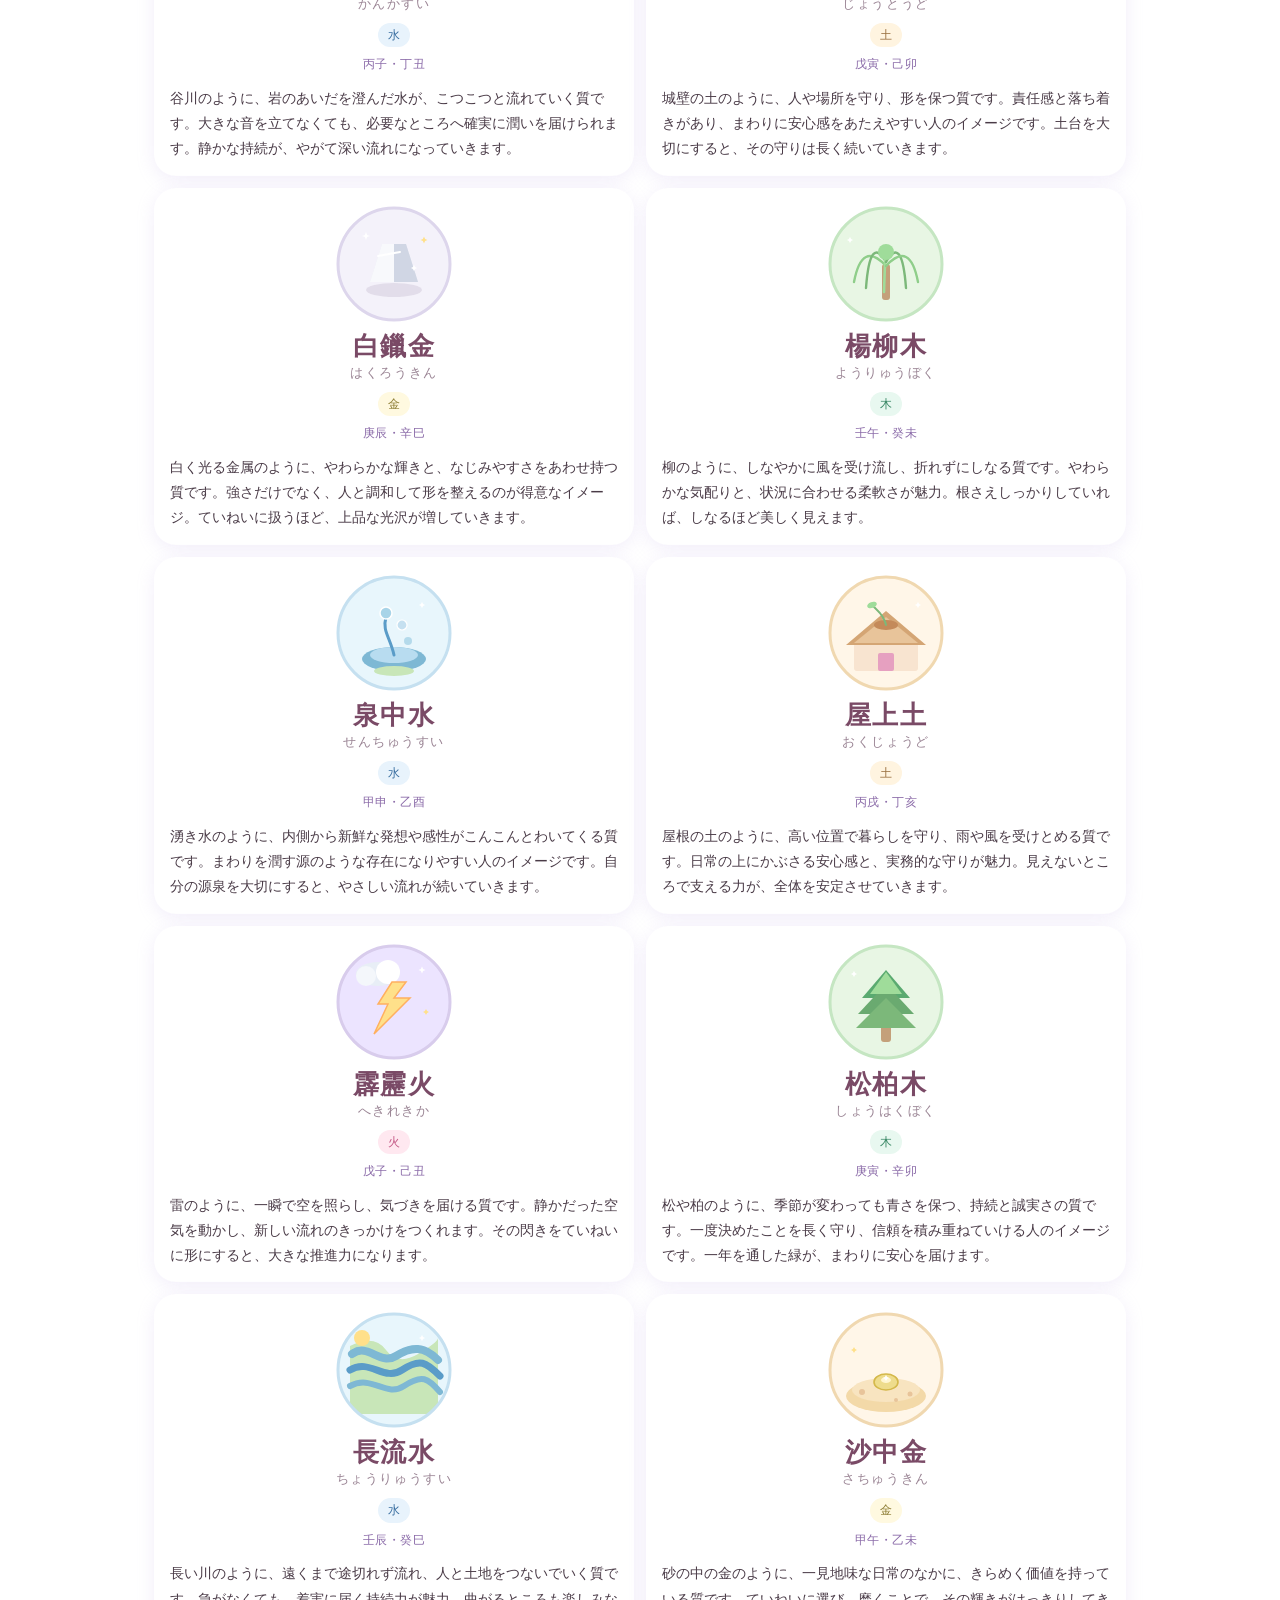
<file: zukan.html>
<!doctype html>
<html lang="ja">
<head>
<meta charset="utf-8">
<meta name="viewport" content="width=device-width,initial-scale=1">
<title>はじめての四柱推命ずかん｜四柱推命 無料鑑定</title>
<meta name="description" content="鑑定で出てくる漢字を、絵とやさしいことばでまとめた用語ずかんです。十干、十二支、通変星、空亡などの読みと意味がわかります。">
<link rel="canonical" href="https://shichu-techo.com/zukan.html">
<style>
:root{--bg:#fff7fa;--ink:#4a3b47;--sub:#9a8494;--line:#f3d6e2;--acc:#e87fa6;--acc2:#b9a3e3;--card:#fff;--hl:#fff0f5;--mint:#d8f3ec}
*{box-sizing:border-box}
html{scroll-behavior:smooth;overflow-x:hidden;max-width:100%}
body{margin:0;font-family:"Zen Maru Gothic","M PLUS Rounded 1c","Hiragino Maru Gothic ProN","Noto Sans CJK JP","Noto Sans JP",sans-serif;background:var(--bg) radial-gradient(circle at 10% 0%,#ffe3ee 0,transparent 40%),radial-gradient(circle at 95% 10%,#ece4ff 0,transparent 35%);color:var(--ink);line-height:1.8;overflow-x:hidden;max-width:100%}
header{padding:34px 16px 18px;text-align:center;background:linear-gradient(135deg,#ffd6e5,#e6dcff);border-radius:0 0 36px 36px;box-shadow:0 6px 20px rgba(232,127,166,.18)}
header h1{margin:0;font-size:1.35rem;letter-spacing:.08em;color:#7a4a66;overflow-wrap:anywhere}
header h1:before{content:"\2726  "}header h1:after{content:"  \2726"}
header .lead{margin:8px auto 14px;color:#8f6f86;font-size:.88rem;max-width:32em}
.back{display:inline-block;background:#fff;color:#a0708c;text-decoration:none;border:2px solid var(--line);padding:6px 18px;border-radius:999px;font-size:.88rem;font-weight:bold}
.back:hover,.back:focus{background:linear-gradient(135deg,#f49bbd,#c3a6ee);color:#fff;border-color:transparent;outline:none}
.navwrap{position:sticky;top:0;z-index:20;background:rgba(255,247,250,.94);border-bottom:1px solid var(--line)}
nav.chips{display:flex;flex-wrap:wrap;gap:8px;justify-content:center;max-width:1000px;margin:0 auto;padding:10px 12px}
nav.chips a{display:inline-block;background:#fff;color:#a0708c;text-decoration:none;border:2px solid var(--line);border-radius:999px;padding:5px 12px;font-size:.8rem;font-weight:bold;white-space:nowrap}
nav.chips a:hover,nav.chips a:focus{background:linear-gradient(135deg,#f49bbd,#c3a6ee);color:#fff;border-color:transparent;outline:none}
main{max-width:1000px;margin:0 auto;padding:18px 14px 48px}
section.sec{margin:8px 0 32px}
section.sec>h2{font-size:1.08rem;margin:0 0 8px;color:#c45a86}
section.sec>h2:before{content:"\2661 ";color:var(--acc)}
.sec-lead{font-size:.88rem;color:var(--sub);margin:0 0 14px}
.cards{display:grid;grid-template-columns:1fr 1fr;gap:12px}
.pair{display:block;margin:4px 0 0;font-size:.78rem;color:#8a6aa8;letter-spacing:.04em;text-align:center;overflow-wrap:anywhere}
section.sec{scroll-margin-top:80px}
.term{background:var(--card);border-radius:22px;padding:16px 16px 14px;box-shadow:0 4px 18px rgba(185,163,227,.18);display:flex;flex-direction:column;align-items:center;min-width:0;overflow:hidden;scroll-margin-top:96px;height:100%}
.term:target{box-shadow:0 0 0 3px #9b80c7,0 4px 18px rgba(185,163,227,.18)}
.illust{width:120px;height:120px;flex:none;margin:0 0 6px}
.illust svg{display:block;width:120px;height:120px}
.term h3{margin:0;font-size:1.65rem;color:#7a4a66;letter-spacing:.06em;line-height:1.25;font-weight:bold;text-align:center}
.term h3 .yomi{display:block;font-size:.8rem;font-weight:normal;letter-spacing:.12em;color:var(--sub);margin-top:2px}
.tags{margin:8px 0 6px;text-align:center}
.tag{display:inline-block;border-radius:999px;padding:1px 10px;margin:2px 3px;font-size:.78rem;background:var(--mint);color:#3f7f6e}
.tag.yang{background:#ffe3ee;color:#c45a86}
.tag.yin{background:#ece4ff;color:#7a5aa8}
.tag.wood{background:#e8f8f0;color:#3d8a68}
.tag.fire{background:#ffe8f0;color:#c45a86}
.tag.earth{background:#fff4e0;color:#9a7040}
.tag.metal{background:#fff9e0;color:#8a7a30}
.tag.water{background:#e8f3fc;color:#3a6fa0}
.term p{margin:4px 0 0;font-size:.88rem;text-align:left;overflow-wrap:anywhere;word-break:break-word}
.diagram{background:var(--card);border-radius:22px;padding:16px 14px;box-shadow:0 4px 18px rgba(185,163,227,.18);margin:0 0 14px;text-align:center;min-width:0;overflow:hidden}
.diagram svg{display:block;width:100%;max-width:380px;margin:0 auto;height:auto}
.diagram .cap{font-size:.82rem;color:var(--sub);margin:10px 0 0;text-align:left;overflow-wrap:anywhere}
.leg{display:flex;flex-wrap:wrap;gap:8px 16px;justify-content:center;margin-top:8px;font-size:.8rem;color:#7a4a66}
.leg i{display:inline-block;width:22px;height:0;border-top:3px solid #e87fa6;vertical-align:middle;margin-right:4px;border-radius:2px}
.leg i.dash{border-top-style:dashed;border-color:#b9a3e3}
footer.note{font-size:.8rem;color:var(--sub);background:var(--card);border-radius:22px;padding:16px 18px;box-shadow:0 4px 18px rgba(185,163,227,.18);overflow-wrap:anywhere}
.bottom-back{text-align:center;margin:22px 0 8px}
@media(max-width:760px){
  header{padding:28px 14px 16px}
  header h1{font-size:1.12rem;letter-spacing:.04em}
  .term h3{font-size:1.25rem;letter-spacing:.03em}
  .term{padding:12px 10px 10px;scroll-margin-top:180px;border-radius:18px}
  section.sec{scroll-margin-top:180px}
  nav.chips{gap:6px;padding:8px 8px}
  nav.chips a{padding:4px 9px;font-size:.72rem}
  .cards{gap:8px}
}
@media(max-width:480px){
  .illust{width:76px;height:76px;margin:0 0 4px}
  .illust svg{width:76px;height:76px}
  .term{padding:8px 7px 8px;border-radius:16px}
  .term h3{font-size:1.02rem;letter-spacing:.02em}
  .term h3 .yomi{font-size:.65rem;letter-spacing:.04em}
  .tags{margin:5px 0 4px}
  .tag{font-size:.65rem;padding:0 6px;margin:1px}
  .pair{font-size:.65rem;margin:2px 0 0;letter-spacing:0}
  .term p{font-size:.72rem;line-height:1.65;margin:3px 0 0}
  .sec-lead{font-size:.82rem}
}

.site-footer{max-width:1000px;margin:4px auto 32px;padding:0 16px;text-align:center}
.site-footer nav{display:flex;flex-wrap:wrap;gap:8px;justify-content:center;margin:0 0 10px}
.site-footer nav a{display:inline-block;background:#fff;color:#a0708c;text-decoration:none;border:2px solid var(--line);border-radius:999px;padding:6px 14px;font-size:.82rem;font-weight:bold}
.site-footer nav a:hover,.site-footer nav a:focus{background:linear-gradient(135deg,#f49bbd,#c3a6ee);color:#fff;border-color:transparent;outline:none}
.site-footer nav a[aria-current="page"]{border-color:var(--acc);color:#c45a86}
.site-footer .copy{margin:0;font-size:.75rem;color:var(--sub)}
.site-footer .ad-note{margin:4px 0 0;font-size:.72rem;color:var(--sub)}
</style>
</head>
<body>
<header>
  <h1>はじめての四柱推命ずかん</h1>
  <p class="lead">鑑定で出てくる漢字を、絵とやさしいことばでまとめました。気になることばを選ぶと、読みと意味がわかります。</p>
  <a class="back" href="index.html">♡ 無料鑑定にもどる</a>
</header>
<div class="navwrap">
  <nav class="chips" aria-label="ずかんの目次"><a href="#sec-calm">こわい言葉を言われたら</a><a href="#sec-jikkan">十干（10）</a><a href="#sec-junishi">十二支（12）</a><a href="#sec-gogyo">五行（7）</a><a href="#sec-tsuhen">通変星（11）</a><a href="#sec-juniun">十二運（12）</a><a href="#sec-gou">合と冲（9）</a><a href="#sec-nayin">納音（30）</a><a href="#sec-other">その他（17）</a></nav>
</div>
<main>
<section class="sec" id="sec-calm"><h2>こわい言葉を言われたら</h2>
<p class="sec-lead">占いの場で、きつい言い方をされることがあります。四柱推命の言葉の多くは、段階や役割の名前です。あなたを裁くための言葉ではありません。気になる言葉を開いて、やさしい意味を確かめてみてください。</p>
<div class="cards">
<article class="term" id="t-羊刃"><h3>羊刃　<span>ようじん</span></h3>
<p>日干から見て、勢いの強い地支に付くことのある名前です。刃物や災いそのものではなく、力の使い方が鋭くなりやすいサイン。休むリズムを添えると、その力強さが活きていきます。</p></article>
<article class="term" id="t-七殺"><h3>七殺　<span>しちさつ</span></h3>
<p>偏官と同じ通変星の、別の呼び名です。格局の名前に「七殺格」と出ることがあります。命を奪う意味ではありません。けじめや責任の星として、ペースを守りながら読むとよいでしょう。</p></article>
<article class="term" id="t-大殺界"><h3>大殺界　<span>だいかつがい</span></h3>
<p>このサイトの四柱推命の命式には、大殺界という項目は出ません。九星など、別の占いの言葉です。この表にない言葉なので、四柱推命の結果として恐れる必要はありません。</p></article>
</div>
<p class="sec-lead">冲・空亡・墓・絶・死・傷官・敗財・劫財・偏官・刑・害・破などの説明は、それぞれの項目でも読めます。</p>
</section>
<section class="sec" id="sec-jikkan"><h2>十干　<span style="font-size:.8rem;font-weight:normal;color:#9a8494">てんかん</span></h2><p class="sec-lead">天の十の幹（みき）です。甲・乙・丙・丁・戊・己・庚・辛・壬・癸の10種類。陽は「兄（え）」、陰は「弟（と）」と読みます。</p><div class="cards"><article class="term" id="t-甲"><div class="illust"><svg viewBox="0 0 120 120" width="120" height="120" aria-hidden="true"><defs><clipPath id="c"><circle cx="60" cy="60" r="56"/></clipPath></defs><circle cx="60" cy="60" r="56" fill="#e8f6e4"/><g clip-path="url(#c)"><ellipse cx="60" cy="104" rx="28" ry="6" fill="#e8d5c4" opacity=".7"/><rect x="53" y="68" width="14" height="32" rx="6" fill="#c4a07a"/><rect x="56" y="70" width="3" height="26" rx="1.5" fill="#d8be9a" opacity=".7"/><circle cx="44" cy="58" r="20" fill="#8fce8a"/><circle cx="76" cy="56" r="22" fill="#7cb87a"/><circle cx="60" cy="44" r="24" fill="#9fdc9a"/><circle cx="52" cy="50" r="6" fill="#c8efc0" opacity=".8"/><circle cx="72" cy="42" r="5" fill="#c8efc0" opacity=".7"/><circle cx="78" cy="62" r="4" fill="#f7a8c6"/><path d="M36 32.5 L37.1 34.9 L39.5 36 L37.1 37.1 L36 39.5 L34.9 37.1 L32.5 36 L34.9 34.9 Z" fill="#fff"/><path d="M88 29 L89.1 30.9 L91 32 L89.1 33.1 L88 35 L86.9 33.1 L85 32 L86.9 30.9 Z" fill="#fff"/></g><circle cx="60" cy="60" r="56" fill="none" stroke="#c5e6c2" stroke-width="3"/></svg></div><h3>甲<span class="yomi">きのえ</span></h3><div class="tags"><span class="tag yang">陽</span><span class="tag wood">木</span></div><p>大きな木のように、まっすぐに伸びていく力をあらわします。自分の意志をしっかり持って、まわりをやさしく守っていける人のイメージです。十干のいちばんはじめとして、「はじまり」と「成長」のシンボルでもあります。</p></article>
<article class="term" id="t-乙"><div class="illust"><svg viewBox="0 0 120 120" width="120" height="120" aria-hidden="true"><defs><clipPath id="c"><circle cx="60" cy="60" r="56"/></clipPath></defs><circle cx="60" cy="60" r="56" fill="#f3fcec"/><g clip-path="url(#c)"><path d="M60 100 C58 80 48 70 38 58" fill="none" stroke="#7cb87a" stroke-width="2.4" stroke-linecap="round"/><path d="M60 100 C62 78 70 66 82 52" fill="none" stroke="#7cb87a" stroke-width="2.4" stroke-linecap="round"/><path d="M60 100 C60 82 60 70 60 48" fill="none" stroke="#6aaa70" stroke-width="2.6" stroke-linecap="round"/><ellipse cx="28" cy="92" rx="7" ry="3.5" fill="#9fdc9a" transform="rotate(-30 28 92)"/><ellipse cx="90" cy="94" rx="8" ry="3.5" fill="#9fdc9a" transform="rotate(25 90 94)"/><circle cx="36" cy="52" r="7" fill="#f7a8c6"/><circle cx="30" cy="58" r="7" fill="#f4b8d4"/><circle cx="42" cy="58" r="7" fill="#f4b8d4"/><circle cx="36" cy="62" r="7" fill="#e6a0d0"/><circle cx="36" cy="57" r="4" fill="#ffe08a"/><circle cx="60" cy="40" r="8" fill="#c3a6ee"/><circle cx="53" cy="46" r="8" fill="#d4b8f4"/><circle cx="67" cy="46" r="8" fill="#d4b8f4"/><circle cx="60" cy="51" r="8" fill="#b9a3e3"/><circle cx="60" cy="45" r="4.5" fill="#ffe08a"/><circle cx="84" cy="48" r="6.5" fill="#f7a8c6"/><circle cx="79" cy="54" r="6.5" fill="#f4c0d8"/><circle cx="89" cy="54" r="6.5" fill="#f4c0d8"/><circle cx="84" cy="58" r="6.5" fill="#e6a0c8"/><circle cx="84" cy="53" r="3.6" fill="#ffe08a"/><path d="M20 37 L21.1 38.9 L23 40 L21.1 41.1 L20 43 L18.9 41.1 L17 40 L18.9 38.9 Z" fill="#fff"/><path d="M100 32.8 L101.1 34.9 L103.2 36 L101.1 37.1 L100 39.2 L98.9 37.1 L96.8 36 L98.9 34.9 Z" fill="#fff"/></g><circle cx="60" cy="60" r="56" fill="none" stroke="#c5e6c2" stroke-width="3"/></svg></div><h3>乙<span class="yomi">きのと</span></h3><div class="tags"><span class="tag yin">陰</span><span class="tag wood">木</span></div><p>草花のように、しなやかに広がっていく力をあらわします。まわりの様子を感じとりながら、やわらかく物事を進めていける人のイメージです。風が吹いても折れず、美しい花を咲かせるしなやかさが魅力です。</p></article>
<article class="term" id="t-丙"><div class="illust"><svg viewBox="0 0 120 120" width="120" height="120" aria-hidden="true"><defs><clipPath id="c"><circle cx="60" cy="60" r="56"/></clipPath></defs><circle cx="60" cy="60" r="56" fill="#fff4e4"/><g clip-path="url(#c)"><line x1="60.0" y1="26.0" x2="60.0" y2="10.0" stroke="#ffc07a" stroke-width="5" stroke-linecap="round"/><line x1="80.0" y1="32.5" x2="89.4" y2="19.5" stroke="#ffc07a" stroke-width="5" stroke-linecap="round"/><line x1="92.3" y1="49.5" x2="107.6" y2="44.5" stroke="#ffc07a" stroke-width="5" stroke-linecap="round"/><line x1="92.3" y1="70.5" x2="107.6" y2="75.5" stroke="#ffc07a" stroke-width="5" stroke-linecap="round"/><line x1="80.0" y1="87.5" x2="89.4" y2="100.5" stroke="#ffc07a" stroke-width="5" stroke-linecap="round"/><line x1="60.0" y1="94.0" x2="60.0" y2="110.0" stroke="#ffc07a" stroke-width="5" stroke-linecap="round"/><line x1="40.0" y1="87.5" x2="30.6" y2="100.5" stroke="#ffc07a" stroke-width="5" stroke-linecap="round"/><line x1="27.7" y1="70.5" x2="12.4" y2="75.5" stroke="#ffc07a" stroke-width="5" stroke-linecap="round"/><line x1="27.7" y1="49.5" x2="12.4" y2="44.5" stroke="#ffc07a" stroke-width="5" stroke-linecap="round"/><line x1="40.0" y1="32.5" x2="30.6" y2="19.5" stroke="#ffc07a" stroke-width="5" stroke-linecap="round"/><circle cx="60" cy="60" r="28" fill="#ffd36a"/><circle cx="60" cy="60" r="22" fill="#ffe08a"/><circle cx="52" cy="58" r="3.1" fill="#5a3d4a"/><circle cx="68" cy="58" r="3.1" fill="#5a3d4a"/><circle cx="53.1" cy="57" r="1.15" fill="#fff"/><circle cx="69.1" cy="57" r="1.15" fill="#fff"/><ellipse cx="46" cy="64" rx="5" ry="3" fill="#f7a8c6" opacity=".7"/><ellipse cx="74" cy="64" rx="5" ry="3" fill="#f7a8c6" opacity=".7"/><path d="M54.5 65 Q60 70.5 65.5 65" fill="none" stroke="#5a3d4a" stroke-width="1.6" stroke-linecap="round"/></g><circle cx="60" cy="60" r="56" fill="none" stroke="#f5d9a8" stroke-width="3"/></svg></div><h3>丙<span class="yomi">ひのえ</span></h3><div class="tags"><span class="tag yang">陽</span><span class="tag fire">火</span></div><p>太陽のように、あたたかく大きく輝く力をあらわします。気持ちを素直に表現でき、まわりの人まで明るくしてくれる人のイメージです。光を分けあたえるように、情熱と喜びを周囲に届けていきます。</p></article>
<article class="term" id="t-丁"><div class="illust"><svg viewBox="0 0 120 120" width="120" height="120" aria-hidden="true"><defs><clipPath id="c"><circle cx="60" cy="60" r="56"/></clipPath></defs><circle cx="60" cy="60" r="56" fill="#fff0e8"/><g clip-path="url(#c)"><ellipse cx="60" cy="100" rx="22" ry="6" fill="#e8d0dc"/><rect x="38" y="90" width="44" height="10" rx="5" fill="#e6a0c0"/><rect x="50" y="52" width="20" height="40" rx="5" fill="#fff6e8"/><rect x="53" y="54" width="5" height="36" rx="2" fill="#ffe9c8" opacity=".8"/><rect x="58.5" y="46" width="3" height="8" rx="1" fill="#c4a07a"/><ellipse cx="60" cy="34" rx="10" ry="16" fill="#ffb060"/><ellipse cx="60" cy="32" rx="6" ry="11" fill="#ffe08a"/><ellipse cx="62" cy="30" rx="2.2" ry="4" fill="#fff" opacity=".8"/><path d="M84 24.5 L85.1 26.9 L87.5 28 L85.1 29.1 L84 31.5 L82.9 29.1 L80.5 28 L82.9 26.9 Z" fill="#ffd6a0"/><path d="M36 27 L37.1 28.9 L39 30 L37.1 31.1 L36 33 L34.9 31.1 L33 30 L34.9 28.9 Z" fill="#ffd6a0"/></g><circle cx="60" cy="60" r="56" fill="none" stroke="#f5c8b8" stroke-width="3"/></svg></div><h3>丁<span class="yomi">ひのと</span></h3><div class="tags"><span class="tag yin">陰</span><span class="tag fire">火</span></div><p>ろうそくの灯のように、細やかに、しんみりと輝く力をあらわします。ていねいな気配りと、心のこもったやさしさが魅力のイメージです。小さな灯りでも、近い人の心をしっかりとあたためてくれます。</p></article>
<article class="term" id="t-戊"><div class="illust"><svg viewBox="0 0 120 120" width="120" height="120" aria-hidden="true"><defs><clipPath id="c"><circle cx="60" cy="60" r="56"/></clipPath></defs><circle cx="60" cy="60" r="56" fill="#fff6e8"/><g clip-path="url(#c)"><rect x="16" y="86" width="88" height="18" rx="6" fill="#c8e6b8"/><path d="M18 90 L44 48 L70 90 Z" fill="#e8c99a"/><path d="M48 90 L76 36 L104 90 Z" fill="#d4b07a"/><path d="M36 90 L60 54 L84 90 Z" fill="#f3d9a8"/><path d="M70 50 L76 36 L82 50 Q76 46 70 50" fill="#fff" opacity=".85"/><circle cx="32" cy="36" r="8" fill="#ffe08a" opacity=".9"/><ellipse cx="28" cy="40" rx="10" ry="5" fill="#fff" opacity=".5"/></g><circle cx="60" cy="60" r="56" fill="none" stroke="#f0d8b0" stroke-width="3"/></svg></div><h3>戊<span class="yomi">つちのえ</span></h3><div class="tags"><span class="tag yang">陽</span><span class="tag earth">土</span></div><p>山のように、どっしりと安定した力をあらわします。信頼感があり、人を受けとめて支えられる人のイメージです。長い時間をかけて、確かな実りを育んでいける強さがあります。</p></article>
<article class="term" id="t-己"><div class="illust"><svg viewBox="0 0 120 120" width="120" height="120" aria-hidden="true"><defs><clipPath id="c"><circle cx="60" cy="60" r="56"/></clipPath></defs><circle cx="60" cy="60" r="56" fill="#fff6e8"/><g clip-path="url(#c)"><rect x="20" y="70" width="80" height="28" rx="8" fill="#d4a574"/><rect x="20" y="82" width="80" height="16" rx="6" fill="#c48a5a"/><path d="M24 76 Q40 72 60 76 T96 76" fill="none" stroke="#e8c49a" stroke-width="2" stroke-linecap="round"/><path d="M24 84 Q40 80 60 84 T96 84" fill="none" stroke="#e8c49a" stroke-width="2" stroke-linecap="round"/><path d="M36 70 C34 58 28 54 24 50" fill="none" stroke="#7cb87a" stroke-width="2.2" stroke-linecap="round"/><path d="M36 70 C38 58 44 54 48 52" fill="none" stroke="#7cb87a" stroke-width="2.2" stroke-linecap="round"/><ellipse cx="23" cy="48" rx="5" ry="3" fill="#9fdc9a" transform="rotate(-30 23 48)"/><ellipse cx="50" cy="50" rx="5" ry="3" fill="#9fdc9a" transform="rotate(30 50 50)"/><path d="M60 70 C58 56 52 50 48 44" fill="none" stroke="#6aaa70" stroke-width="2.2" stroke-linecap="round"/><path d="M60 70 C62 54 70 50 76 46" fill="none" stroke="#6aaa70" stroke-width="2.2" stroke-linecap="round"/><ellipse cx="46" cy="42" rx="6" ry="3.5" fill="#8fce8a" transform="rotate(-28 46 42)"/><ellipse cx="78" cy="44" rx="6" ry="3.5" fill="#8fce8a" transform="rotate(28 78 44)"/><circle cx="88" cy="42" r="7" fill="#f7a8c6" opacity=".8"/><path d="M88 25 L89.1 26.9 L91 28 L89.1 29.1 L88 31 L86.9 29.1 L85 28 L86.9 26.9 Z" fill="#fff"/></g><circle cx="60" cy="60" r="56" fill="none" stroke="#f0d8b0" stroke-width="3"/></svg></div><h3>己<span class="yomi">つちのと</span></h3><div class="tags"><span class="tag yin">陰</span><span class="tag earth">土</span></div><p>畑の土のように、物事を育て、整えていく力をあらわします。こつこつと世話をし、日常を豊かに整えるのが得意な人のイメージです。見えないところで養分を蓄え、まわりの成長を支えてくれます。</p></article>
<article class="term" id="t-庚"><div class="illust"><svg viewBox="0 0 120 120" width="120" height="120" aria-hidden="true"><defs><clipPath id="c"><circle cx="60" cy="60" r="56"/></clipPath></defs><circle cx="60" cy="60" r="56" fill="#f4f2fa"/><g clip-path="url(#c)"><ellipse cx="60" cy="102" rx="20" ry="5" fill="#d8d0e0"/><path d="M60 18 L72 78 L48 78 Z" fill="#e8ecf4"/><path d="M60 18 L62.5 78 L57.5 78 Z" fill="#c5cddc"/><path d="M60 22 L61.5 70" stroke="#fff" stroke-width="1.4" stroke-linecap="round" opacity=".8"/><rect x="40" y="76" width="40" height="8" rx="4" fill="#e6a0c0"/><rect x="54" y="84" width="12" height="18" rx="3" fill="#c4a07a"/><rect x="56" y="86" width="3" height="14" rx="1" fill="#e8c49a" opacity=".7"/><path d="M84 24 L85.1 26.9 L88 28 L85.1 29.1 L84 32 L82.9 29.1 L80 28 L82.9 26.9 Z" fill="#fff"/><path d="M32 33 L33.1 34.9 L35 36 L33.1 37.1 L32 39 L30.9 37.1 L29 36 L30.9 34.9 Z" fill="#ffe08a"/><path d="M88 57 L89.1 58.9 L91 60 L89.1 61.1 L88 63 L86.9 61.1 L85 60 L86.9 58.9 Z" fill="#fff"/></g><circle cx="60" cy="60" r="56" fill="none" stroke="#ddd6ec" stroke-width="3"/></svg></div><h3>庚<span class="yomi">かのえ</span></h3><div class="tags"><span class="tag yang">陽</span><span class="tag metal">金</span></div><p>鋼や剣のように、切れ味と芯の強さをあらわします。決断力があり、筋を通して物事を形にしていける人のイメージです。磨くほど輝きが増すように、経験を重ねてさらに頼もしくなっていきます。</p></article>
<article class="term" id="t-辛"><div class="illust"><svg viewBox="0 0 120 120" width="120" height="120" aria-hidden="true"><defs><clipPath id="c"><circle cx="60" cy="60" r="56"/></clipPath></defs><circle cx="60" cy="60" r="56" fill="#f6eefc"/><g clip-path="url(#c)"><path d="M60 22 L86 46 L60 98 L34 46 Z" fill="#e6b8f0"/><path d="M60 22 L74 46 L60 98 L60 22" fill="#c3a6ee"/><path d="M60 22 L46 46 L34 46 L60 22" fill="#f0d0f8"/><path d="M34 46 L60 46 L46 46" stroke="#fff" stroke-width="1.2" opacity=".0"/><polygon points="46,46 60,46 60,22" fill="#f8e8fc" opacity=".85"/><polygon points="60,46 74,46 60,22" fill="#dcc0f8" opacity=".9"/><polygon points="34,46 46,46 60,98" fill="#d4a0e8"/><polygon points="74,46 86,46 60,98" fill="#b08ad8"/><line x1="46" y1="46" x2="74" y2="46" stroke="#fff" stroke-width="1.4" opacity=".7"/><path d="M24 28 L25.1 30.9 L28 32 L25.1 33.1 L24 36 L22.9 33.1 L20 32 L22.9 30.9 Z" fill="#fff"/><path d="M96 36.5 L97.1 38.9 L99.5 40 L97.1 41.1 L96 43.5 L94.9 41.1 L92.5 40 L94.9 38.9 Z" fill="#ffe08a"/><path d="M88 75 L89.1 76.9 L91 78 L89.1 79.1 L88 81 L86.9 79.1 L85 78 L86.9 76.9 Z" fill="#fff"/></g><circle cx="60" cy="60" r="56" fill="none" stroke="#e0d0f0" stroke-width="3"/></svg></div><h3>辛<span class="yomi">かのと</span></h3><div class="tags"><span class="tag yin">陰</span><span class="tag metal">金</span></div><p>宝石のように、繊細で美しい輝きをあらわします。感覚が鋭く、こまやかなところにこだわりを持てる人のイメージです。ひとつひとつの質を大切にすることで、ほかにはない魅力が光ります。</p></article>
<article class="term" id="t-壬"><div class="illust"><svg viewBox="0 0 120 120" width="120" height="120" aria-hidden="true"><defs><clipPath id="c"><circle cx="60" cy="60" r="56"/></clipPath></defs><circle cx="60" cy="60" r="56" fill="#e8f6fc"/><g clip-path="url(#c)"><ellipse cx="60" cy="36" rx="14" ry="14" fill="#ffe08a"/><path d="M16 58 C30 48 44 68 60 58 S90 48 104 60 L104 100 L16 100 Z" fill="#8ec6e8"/><path d="M16 72 C32 62 46 82 62 72 S90 62 104 74 L104 100 L16 100 Z" fill="#6eb0d8"/><path d="M16 86 C34 78 48 96 64 86 S90 78 104 88 L104 100 L16 100 Z" fill="#5a9cc8"/><ellipse cx="44" cy="70" rx="8" ry="5" fill="#ffd6a0"/><path d="M36 70 L28 66 L28 74 Z" fill="#ffd6a0"/><circle cx="47" cy="69" r="1.3" fill="#5a3d4a"/><path d="M88 29 L89.1 30.9 L91 32 L89.1 33.1 L88 35 L86.9 33.1 L85 32 L86.9 30.9 Z" fill="#fff"/></g><circle cx="60" cy="60" r="56" fill="none" stroke="#c5e0f0" stroke-width="3"/></svg></div><h3>壬<span class="yomi">みずのえ</span></h3><div class="tags"><span class="tag yang">陽</span><span class="tag water">水</span></div><p>海や大河のように、大きく流れ、知恵を巡らせる力をあらわします。発想が豊かで、人や場所をつないでいける人のイメージです。やわらかく進むことで、遠いところまで力を届けられます。</p></article>
<article class="term" id="t-癸"><div class="illust"><svg viewBox="0 0 120 120" width="120" height="120" aria-hidden="true"><defs><clipPath id="c"><circle cx="60" cy="60" r="56"/></clipPath></defs><circle cx="60" cy="60" r="56" fill="#e8f6fc"/><g clip-path="url(#c)"><ellipse cx="60" cy="36" rx="32" ry="16" fill="#f4f7fb"/><circle cx="40" cy="36" r="14" fill="#e8eef6"/><circle cx="60" cy="30" r="16" fill="#fff"/><circle cx="80" cy="38" r="13" fill="#e8eef6"/><path d="M38 48 Q45 58 38 66 Q31 58 38 48" fill="#7eb8d4"/><ellipse cx="39.5" cy="59" rx="1.6" ry="2.4" fill="#fff" opacity=".5"/><path d="M56 58.5 Q64.05 70 56 79.2 Q47.95 70 56 58.5" fill="#7eb8d4"/><ellipse cx="57.725" cy="71.15" rx="1.8399999999999999" ry="2.76" fill="#fff" opacity=".5"/><path d="M74 50.5 Q80.65 60 74 67.6 Q67.35 60 74 50.5" fill="#7eb8d4"/><ellipse cx="75.425" cy="60.95" rx="1.52" ry="2.28" fill="#fff" opacity=".5"/><path d="M88 65.5 Q93.95 74 88 80.8 Q82.05 74 88 65.5" fill="#7eb8d4"/><ellipse cx="89.275" cy="74.85" rx="1.36" ry="2.04" fill="#fff" opacity=".5"/><path d="M46 78.0 Q51.6 86 46 92.4 Q40.4 86 46 78.0" fill="#7eb8d4"/><ellipse cx="47.2" cy="86.8" rx="1.2800000000000002" ry="1.92" fill="#fff" opacity=".5"/><path d="M68 78 Q75 88 68 96 Q61 88 68 78" fill="#7eb8d4"/><ellipse cx="69.5" cy="89" rx="1.6" ry="2.4" fill="#fff" opacity=".5"/></g><circle cx="60" cy="60" r="56" fill="none" stroke="#c5e0f0" stroke-width="3"/></svg></div><h3>癸<span class="yomi">みずのと</span></h3><div class="tags"><span class="tag yin">陰</span><span class="tag water">水</span></div><p>雨つぶのように、しっとりと沁みこむ力をあらわします。感受性が豊かで、人の心の細かな変化にも気づける人のイメージです。静かな潤いが芽や土を育てるように、まわりをやさしく助けていきます。</p></article>
</div></section><section class="sec" id="sec-junishi"><h2>十二支　<span style="font-size:.8rem;font-weight:normal;color:#9a8494">じゅうにし</span></h2><p class="sec-lead">地の十二の枝です。子・丑・寅・卯・辰・巳・午・未・申・酉・戌・亥。動物のイメージと、季節の移り変わりをあらわします。</p><div class="cards"><article class="term" id="t-子"><div class="illust"><svg viewBox="0 0 120 120" width="120" height="120" aria-hidden="true"><defs><clipPath id="c"><circle cx="60" cy="60" r="56"/></clipPath></defs><circle cx="60" cy="60" r="56" fill="#f6eef6"/><g clip-path="url(#c)"><ellipse cx="60" cy="92" rx="22" ry="14" fill="#d8d0dc"/><circle cx="38" cy="44" r="12" fill="#e8e0e8"/><circle cx="82" cy="44" r="12" fill="#e8e0e8"/><circle cx="38" cy="44" r="7" fill="#f7c0d4"/><circle cx="82" cy="44" r="7" fill="#f7c0d4"/><circle cx="60" cy="62" r="26" fill="#efe8ef"/><circle cx="52" cy="62" r="3.1" fill="#5a3d4a"/><circle cx="68" cy="62" r="3.1" fill="#5a3d4a"/><circle cx="53.1" cy="61" r="1.15" fill="#fff"/><circle cx="69.1" cy="61" r="1.15" fill="#fff"/><ellipse cx="46" cy="68" rx="5" ry="3" fill="#f7a8c6" opacity=".7"/><ellipse cx="74" cy="68" rx="5" ry="3" fill="#f7a8c6" opacity=".7"/><path d="M54.5 69 Q60 74.5 65.5 69" fill="none" stroke="#5a3d4a" stroke-width="1.6" stroke-linecap="round"/><ellipse cx="60" cy="74" rx="5" ry="3.5" fill="#f0b0c4"/><path d="M80 80 Q100 70 104 50" fill="none" stroke="#d0c4d4" stroke-width="3" stroke-linecap="round"/></g><circle cx="60" cy="60" r="56" fill="none" stroke="#e4d4e4" stroke-width="3"/></svg></div><h3>子<span class="yomi">ね</span></h3><div class="tags"><span class="tag yang">陽</span><span class="tag water">水</span></div><p>ねずみは、冬のまんなか、新しい一年のスタートを象徴します。知恵と行動力があり、チャンスを素早く見つけるイメージです。小さな力でも、こつこつ集めたものが大きな実りにつながっていきます。</p></article>
<article class="term" id="t-丑"><div class="illust"><svg viewBox="0 0 120 120" width="120" height="120" aria-hidden="true"><defs><clipPath id="c"><circle cx="60" cy="60" r="56"/></clipPath></defs><circle cx="60" cy="60" r="56" fill="#fff6e8"/><g clip-path="url(#c)"><ellipse cx="60" cy="96" rx="24" ry="12" fill="#e0c8a8"/><ellipse cx="60" cy="86" rx="26" ry="20" fill="#e8d0b0"/><path d="M38 52 Q24 22 44 30" fill="none" stroke="#a07040" stroke-width="6" stroke-linecap="round"/><path d="M82 52 Q96 22 76 30" fill="none" stroke="#a07040" stroke-width="6" stroke-linecap="round"/><circle cx="60" cy="58" r="26" fill="#f0dcc0"/><ellipse cx="44" cy="62" rx="6" ry="5" fill="#e8b898"/><ellipse cx="76" cy="62" rx="6" ry="5" fill="#e8b898"/><circle cx="52" cy="58" r="3.1" fill="#5a3d4a"/><circle cx="68" cy="58" r="3.1" fill="#5a3d4a"/><circle cx="53.1" cy="57" r="1.15" fill="#fff"/><circle cx="69.1" cy="57" r="1.15" fill="#fff"/><ellipse cx="46" cy="64" rx="5" ry="3" fill="#f7a8c6" opacity=".7"/><ellipse cx="74" cy="64" rx="5" ry="3" fill="#f7a8c6" opacity=".7"/><path d="M54.5 65 Q60 70.5 65.5 65" fill="none" stroke="#5a3d4a" stroke-width="1.6" stroke-linecap="round"/><circle cx="60" cy="70" r="3" fill="#c49080"/></g><circle cx="60" cy="60" r="56" fill="none" stroke="#f0d8b0" stroke-width="3"/></svg></div><h3>丑<span class="yomi">うし</span></h3><div class="tags"><span class="tag yin">陰</span><span class="tag earth">土</span></div><p>うしは、冬の終わりにじっくり力を蓄える象徴です。辛抱強く、着実に歩を進められる人のイメージです。ゆっくりでもまっすぐに進む姿が、まわりに安心を届けます。</p></article>
<article class="term" id="t-寅"><div class="illust"><svg viewBox="0 0 120 120" width="120" height="120" aria-hidden="true"><defs><clipPath id="c"><circle cx="60" cy="60" r="56"/></clipPath></defs><circle cx="60" cy="60" r="56" fill="#fff4e4"/><g clip-path="url(#c)"><ellipse cx="60" cy="96" rx="22" ry="12" fill="#f0c888"/><path d="M32 48 L36 28 L50 44 Z" fill="#f5cf94"/><path d="M88 48 L84 28 L70 44 Z" fill="#f5cf94"/><path d="M36 44 L38 32 L46 42 Z" fill="#fff0e0"/><path d="M84 44 L82 32 L74 42 Z" fill="#fff0e0"/><circle cx="60" cy="62" r="27" fill="#f5cf94"/><path d="M46 40 Q60 46 74 40" fill="none" stroke="#c48a40" stroke-width="3" stroke-linecap="round"/><path d="M34 56 Q42 62 34 72" fill="none" stroke="#c48a40" stroke-width="2.6" stroke-linecap="round"/><path d="M86 56 Q78 62 86 72" fill="none" stroke="#c48a40" stroke-width="2.6" stroke-linecap="round"/><path d="M50 80 Q60 84 70 80" fill="none" stroke="#c48a40" stroke-width="2.2" stroke-linecap="round"/><circle cx="52" cy="62" r="3.1" fill="#5a3d4a"/><circle cx="68" cy="62" r="3.1" fill="#5a3d4a"/><circle cx="53.1" cy="61" r="1.15" fill="#fff"/><circle cx="69.1" cy="61" r="1.15" fill="#fff"/><ellipse cx="46" cy="68" rx="5" ry="3" fill="#f7a8c6" opacity=".7"/><ellipse cx="74" cy="68" rx="5" ry="3" fill="#f7a8c6" opacity=".7"/><path d="M54.5 69 Q60 74.5 65.5 69" fill="none" stroke="#5a3d4a" stroke-width="1.6" stroke-linecap="round"/><path d="M60 70 L60 76" stroke="#5a3d4a" stroke-width="1.4"/><path d="M50 74 H46 M50 77 H45 M70 74 H74 M70 77 H75" stroke="#5a3d4a" stroke-width="1.3" stroke-linecap="round"/></g><circle cx="60" cy="60" r="56" fill="none" stroke="#f5d9a8" stroke-width="3"/></svg></div><h3>寅<span class="yomi">とら</span></h3><div class="tags"><span class="tag yang">陽</span><span class="tag wood">木</span></div><p>とらは、春のはじまり、芽吹きのエネルギーを象徴します。勇気と行動力があり、新しいことに一歩を踏み出せるイメージです。大きな声援のように、まわりを勇気づける力も持っています。</p></article>
<article class="term" id="t-卯"><div class="illust"><svg viewBox="0 0 120 120" width="120" height="120" aria-hidden="true"><defs><clipPath id="c"><circle cx="60" cy="60" r="56"/></clipPath></defs><circle cx="60" cy="60" r="56" fill="#fff0f5"/><g clip-path="url(#c)"><ellipse cx="60" cy="100" rx="20" ry="10" fill="#f8d0dc"/><ellipse cx="42" cy="36" rx="8" ry="22" fill="#f8d8e4" transform="rotate(-12 42 36)"/><ellipse cx="78" cy="36" rx="8" ry="22" fill="#f8d8e4" transform="rotate(12 78 36)"/><ellipse cx="42" cy="38" rx="4" ry="14" fill="#f7a8c6" transform="rotate(-12 42 38)" opacity=".8"/><ellipse cx="78" cy="38" rx="4" ry="14" fill="#f7a8c6" transform="rotate(12 78 38)" opacity=".8"/><circle cx="60" cy="68" r="24" fill="#ffe8f0"/><circle cx="52" cy="68" r="3.1" fill="#5a3d4a"/><circle cx="68" cy="68" r="3.1" fill="#5a3d4a"/><circle cx="53.1" cy="67" r="1.15" fill="#fff"/><circle cx="69.1" cy="67" r="1.15" fill="#fff"/><ellipse cx="46" cy="74" rx="5" ry="3" fill="#f7a8c6" opacity=".7"/><ellipse cx="74" cy="74" rx="5" ry="3" fill="#f7a8c6" opacity=".7"/><path d="M54.5 75 Q60 80.5 65.5 75" fill="none" stroke="#5a3d4a" stroke-width="1.6" stroke-linecap="round"/><ellipse cx="60" cy="80" rx="4" ry="3" fill="#f0a0b8"/></g><circle cx="60" cy="60" r="56" fill="none" stroke="#f3d6e2" stroke-width="3"/></svg></div><h3>卯<span class="yomi">う</span></h3><div class="tags"><span class="tag yin">陰</span><span class="tag wood">木</span></div><p>うさぎは、春たけなわ、やわらかな成長を象徴します。感受性が豊かで、調和を大切にできる人のイメージです。軽やかな足取りで道をひらき、周囲にやさしさを広げていきます。</p></article>
<article class="term" id="t-辰"><div class="illust"><svg viewBox="0 0 120 120" width="120" height="120" aria-hidden="true"><defs><clipPath id="c"><circle cx="60" cy="60" r="56"/></clipPath></defs><circle cx="60" cy="60" r="56" fill="#e8f6e4"/><g clip-path="url(#c)"><path d="M28 84 C24 64 40 54 52 62 S70 84 86 70 S100 50 92 42" fill="none" stroke="#8fce8a" stroke-width="12" stroke-linecap="round"/><path d="M28 84 C24 64 40 54 52 62 S70 84 86 70 S100 50 92 42" fill="none" stroke="#b8e6b0" stroke-width="6" stroke-linecap="round"/><circle cx="52" cy="48" r="18" fill="#9fdc9a"/><path d="M40 36 L44 26 L50 36" fill="#7cb87a"/><path d="M58 36 L62 24 L68 36" fill="#7cb87a"/><circle cx="46" cy="48" r="2.6" fill="#5a3d4a"/><circle cx="58" cy="48" r="2.6" fill="#5a3d4a"/><circle cx="47.1" cy="47" r="1.15" fill="#fff"/><circle cx="59.1" cy="47" r="1.15" fill="#fff"/><ellipse cx="41" cy="54" rx="5" ry="3" fill="#f7a8c6" opacity=".7"/><ellipse cx="63" cy="54" rx="5" ry="3" fill="#f7a8c6" opacity=".7"/><path d="M47.5 55 Q52 60.5 56.5 55" fill="none" stroke="#5a3d4a" stroke-width="1.6" stroke-linecap="round"/><circle cx="46" cy="58" r="2.2" fill="#f7a8c6"/><path d="M88 24.5 L89.1 26.9 L91.5 28 L89.1 29.1 L88 31.5 L86.9 29.1 L84.5 28 L86.9 26.9 Z" fill="#ffe08a"/><ellipse cx="96" cy="40" rx="5" ry="3" fill="#f7a8c6"/></g><circle cx="60" cy="60" r="56" fill="none" stroke="#c5e6c2" stroke-width="3"/></svg></div><h3>辰<span class="yomi">たつ</span></h3><div class="tags"><span class="tag yang">陽</span><span class="tag earth">土</span></div><p>たつは、春から夏へ向かう変わり目を象徴します。夢が大きく、想像力と実行力をあわせ持つ人のイメージです。雲を越えて進むように、高い理想を形にしていける力があります。</p></article>
<article class="term" id="t-巳"><div class="illust"><svg viewBox="0 0 120 120" width="120" height="120" aria-hidden="true"><defs><clipPath id="c"><circle cx="60" cy="60" r="56"/></clipPath></defs><circle cx="60" cy="60" r="56" fill="#e8f6e4"/><g clip-path="url(#c)"><path d="M30 86 C30 70 50 70 50 84 S28 100 28 84" fill="none" stroke="#9fdc9a" stroke-width="10" stroke-linecap="round"/><path d="M50 84 C50 60 78 58 80 78" fill="none" stroke="#8fce8a" stroke-width="10" stroke-linecap="round"/><circle cx="80" cy="48" r="16" fill="#b8e6b0"/><circle cx="74.5" cy="47" r="2.6" fill="#5a3d4a"/><circle cx="85.5" cy="47" r="2.6" fill="#5a3d4a"/><circle cx="75.6" cy="46" r="1.15" fill="#fff"/><circle cx="86.6" cy="46" r="1.15" fill="#fff"/><ellipse cx="70" cy="53" rx="5" ry="3" fill="#f7a8c6" opacity=".7"/><ellipse cx="90" cy="53" rx="5" ry="3" fill="#f7a8c6" opacity=".7"/><path d="M76 54 Q80 59.5 84 54" fill="none" stroke="#5a3d4a" stroke-width="1.6" stroke-linecap="round"/><path d="M80 58 L80 64 L76 62" fill="none" stroke="#e87fa6" stroke-width="1.4" stroke-linecap="round"/><circle cx="44" cy="78" r="3" fill="#d4f0c8"/><circle cx="62" cy="70" r="3" fill="#d4f0c8"/></g><circle cx="60" cy="60" r="56" fill="none" stroke="#c5e6c2" stroke-width="3"/></svg></div><h3>巳<span class="yomi">み</span></h3><div class="tags"><span class="tag yin">陰</span><span class="tag fire">火</span></div><p>へびは、初夏のあたたかさと知恵を象徴します。観察力があり、必要なときにすっと動ける人のイメージです。古い皮を脱いで新しくなるように、変化を恐れず自分を更新していけます。</p></article>
<article class="term" id="t-午"><div class="illust"><svg viewBox="0 0 120 120" width="120" height="120" aria-hidden="true"><defs><clipPath id="c"><circle cx="60" cy="60" r="56"/></clipPath></defs><circle cx="60" cy="60" r="56" fill="#fff4e4"/><g clip-path="url(#c)"><ellipse cx="62" cy="92" rx="22" ry="14" fill="#e8c49a"/><path d="M40 48 Q36 28 50 36 Q46 20 58 32 Q60 18 70 34" fill="#c48a5a"/><circle cx="64" cy="56" r="22" fill="#f0d4b0"/><ellipse cx="86" cy="62" rx="14" ry="10" fill="#f8e4c8"/><ellipse cx="90" cy="64" rx="3" ry="2.2" fill="#e8b0a0"/><circle cx="55" cy="52" r="2.8" fill="#5a3d4a"/><circle cx="69" cy="52" r="2.8" fill="#5a3d4a"/><circle cx="56.1" cy="51" r="1.15" fill="#fff"/><circle cx="70.1" cy="51" r="1.15" fill="#fff"/><ellipse cx="52" cy="60" rx="5" ry="3" fill="#f7a8c6" opacity=".7"/><ellipse cx="76" cy="60" rx="5" ry="3" fill="#f7a8c6" opacity=".7"/><path d="M40 88 L36 104 M52 100 L50 110 M74 100 L76 110 M84 88 L90 104" stroke="#c4a07a" stroke-width="4" stroke-linecap="round"/><path d="M28 33 L29.1 34.9 L31 36 L29.1 37.1 L28 39 L26.9 37.1 L25 36 L26.9 34.9 Z" fill="#ffe08a"/></g><circle cx="60" cy="60" r="56" fill="none" stroke="#f5d9a8" stroke-width="3"/></svg></div><h3>午<span class="yomi">うま</span></h3><div class="tags"><span class="tag yang">陽</span><span class="tag fire">火</span></div><p>うまは、夏のまっさかり、情熱と広がりを象徴します。明るく活発で、自分の道を気持ちよく駆けていける人のイメージです。その勢いが、まわりの人まで元気にしてくれます。</p></article>
<article class="term" id="t-未"><div class="illust"><svg viewBox="0 0 120 120" width="120" height="120" aria-hidden="true"><defs><clipPath id="c"><circle cx="60" cy="60" r="56"/></clipPath></defs><circle cx="60" cy="60" r="56" fill="#fff8ee"/><g clip-path="url(#c)"><circle cx="40" cy="58" r="16" fill="#f6e2c4" stroke="#e8c9a0" stroke-width="1"/><circle cx="80" cy="58" r="16" fill="#f6e2c4" stroke="#e8c9a0" stroke-width="1"/><circle cx="60" cy="42" r="18" fill="#f6e2c4" stroke="#e8c9a0" stroke-width="1"/><circle cx="44" cy="78" r="15" fill="#f6e2c4" stroke="#e8c9a0" stroke-width="1"/><circle cx="76" cy="78" r="15" fill="#f6e2c4" stroke="#e8c9a0" stroke-width="1"/><circle cx="60" cy="86" r="16" fill="#f6e2c4" stroke="#e8c9a0" stroke-width="1"/><circle cx="28" cy="70" r="13" fill="#f6e2c4" stroke="#e8c9a0" stroke-width="1"/><circle cx="92" cy="70" r="13" fill="#f6e2c4" stroke="#e8c9a0" stroke-width="1"/><circle cx="50" cy="52" r="12" fill="#f6e2c4" stroke="#e8c9a0" stroke-width="1"/><circle cx="70" cy="52" r="12" fill="#f6e2c4" stroke="#e8c9a0" stroke-width="1"/><circle cx="60" cy="66" r="18" fill="#f8e4c8"/><ellipse cx="44" cy="48" rx="5" ry="8" fill="#f8e4c8"/><ellipse cx="76" cy="48" rx="5" ry="8" fill="#f8e4c8"/><circle cx="53.5" cy="66" r="3.1" fill="#5a3d4a"/><circle cx="66.5" cy="66" r="3.1" fill="#5a3d4a"/><circle cx="54.6" cy="65" r="1.15" fill="#fff"/><circle cx="67.6" cy="65" r="1.15" fill="#fff"/><ellipse cx="47.5" cy="72" rx="5" ry="3" fill="#f7a8c6" opacity=".7"/><ellipse cx="72.5" cy="72" rx="5" ry="3" fill="#f7a8c6" opacity=".7"/><path d="M54.5 73 Q60 78.5 65.5 73" fill="none" stroke="#5a3d4a" stroke-width="1.6" stroke-linecap="round"/></g><circle cx="60" cy="60" r="56" fill="none" stroke="#f0e0c8" stroke-width="3"/></svg></div><h3>未<span class="yomi">ひつじ</span></h3><div class="tags"><span class="tag yin">陰</span><span class="tag earth">土</span></div><p>ひつじは、夏の終わり、実りを大切に守る象徴です。穏やかで思いやりがあり、仲間との調和を大切にする人のイメージです。やわらかな気配りが、場の空気をあたためてくれます。</p></article>
<article class="term" id="t-申"><div class="illust"><svg viewBox="0 0 120 120" width="120" height="120" aria-hidden="true"><defs><clipPath id="c"><circle cx="60" cy="60" r="56"/></clipPath></defs><circle cx="60" cy="60" r="56" fill="#fff4e4"/><g clip-path="url(#c)"><ellipse cx="60" cy="96" rx="20" ry="12" fill="#e0b888"/><circle cx="36" cy="58" r="11" fill="#e8c49a"/><circle cx="84" cy="58" r="11" fill="#e8c49a"/><circle cx="60" cy="60" r="24" fill="#e8c49a"/><ellipse cx="60" cy="70" rx="14" ry="12" fill="#f8e0c8"/><circle cx="52" cy="54" r="3" fill="#5a3d4a"/><circle cx="68" cy="54" r="3" fill="#5a3d4a"/><circle cx="53.1" cy="53" r="1.15" fill="#fff"/><circle cx="69.1" cy="53" r="1.15" fill="#fff"/><ellipse cx="44" cy="64" rx="5" ry="3" fill="#f7a8c6" opacity=".7"/><ellipse cx="76" cy="64" rx="5" ry="3" fill="#f7a8c6" opacity=".7"/><path d="M54 74 Q60 79.5 66 74" fill="none" stroke="#5a3d4a" stroke-width="1.6" stroke-linecap="round"/><circle cx="60" cy="70" r="2" fill="#c49080"/></g><circle cx="60" cy="60" r="56" fill="none" stroke="#f5d9a8" stroke-width="3"/></svg></div><h3>申<span class="yomi">さる</span></h3><div class="tags"><span class="tag yang">陽</span><span class="tag metal">金</span></div><p>さるは、秋のはじまり、知恵と器用さを象徴します。発想が早く、状況に合わせて柔軟に動ける人のイメージです。遊び心を忘れずにいることで、難しさも軽やかに乗り越えていけます。</p></article>
<article class="term" id="t-酉"><div class="illust"><svg viewBox="0 0 120 120" width="120" height="120" aria-hidden="true"><defs><clipPath id="c"><circle cx="60" cy="60" r="56"/></clipPath></defs><circle cx="60" cy="60" r="56" fill="#fff8ee"/><g clip-path="url(#c)"><ellipse cx="60" cy="78" rx="26" ry="22" fill="#fff0d0"/><path d="M30 78 Q16 70 22 56 Q28 66 36 68" fill="#f7a8c6"/><path d="M30 82 Q14 86 20 98 Q28 88 38 84" fill="#c3a6ee"/><circle cx="70" cy="40" r="6" fill="#f07a8a"/><circle cx="78" cy="38" r="6" fill="#f07a8a"/><circle cx="84" cy="44" r="5.5" fill="#f07a8a"/><circle cx="76" cy="56" r="16" fill="#fff6dc"/><path d="M90 58 L102 56 L90 64 Z" fill="#ffb060"/><circle cx="74" cy="54" r="2.8" fill="#5a3d4a"/><circle cx="74" cy="54" r="2.8" fill="#5a3d4a"/><circle cx="75.1" cy="53" r="1.15" fill="#fff"/><circle cx="75.1" cy="53" r="1.15" fill="#fff"/><circle cx="78" cy="54" r="2.8" fill="#5a3d4a"/><circle cx="79" cy="53" r="1" fill="#fff"/><ellipse cx="70" cy="58" rx="4" ry="2.5" fill="#f7a8c6" opacity=".7"/><path d="M50 92 L46 104 M60 96 L60 108 M70 92 L74 104" stroke="#e8c49a" stroke-width="3.2" stroke-linecap="round"/><path d="M36 33 L37.1 34.9 L39 36 L37.1 37.1 L36 39 L34.9 37.1 L33 36 L34.9 34.9 Z" fill="#ffe08a"/></g><circle cx="60" cy="60" r="56" fill="none" stroke="#f0e0c8" stroke-width="3"/></svg></div><h3>酉<span class="yomi">とり</span></h3><div class="tags"><span class="tag yin">陰</span><span class="tag metal">金</span></div><p>とりは、秋の実りのとき、美しさとけじめを象徴します。感覚が鋭く、けじめと品位を大切にできる人のイメージです。朝を知らせるように、物事のタイミングを見極める力があります。</p></article>
<article class="term" id="t-戌"><div class="illust"><svg viewBox="0 0 120 120" width="120" height="120" aria-hidden="true"><defs><clipPath id="c"><circle cx="60" cy="60" r="56"/></clipPath></defs><circle cx="60" cy="60" r="56" fill="#fff6e8"/><g clip-path="url(#c)"><ellipse cx="60" cy="98" rx="22" ry="12" fill="#e0c8a8"/><path d="M34 50 L28 28 L50 44 Z" fill="#e8d0b0"/><path d="M86 50 L92 28 L70 44 Z" fill="#e8d0b0"/><path d="M36 46 L32 32 L48 44 Z" fill="#f8e8d4"/><circle cx="60" cy="62" r="26" fill="#f0dcc0"/><circle cx="52" cy="62" r="3.1" fill="#5a3d4a"/><circle cx="68" cy="62" r="3.1" fill="#5a3d4a"/><circle cx="53.1" cy="61" r="1.15" fill="#fff"/><circle cx="69.1" cy="61" r="1.15" fill="#fff"/><ellipse cx="46" cy="68" rx="5" ry="3" fill="#f7a8c6" opacity=".7"/><ellipse cx="74" cy="68" rx="5" ry="3" fill="#f7a8c6" opacity=".7"/><path d="M54.5 69 Q60 74.5 65.5 69" fill="none" stroke="#5a3d4a" stroke-width="1.6" stroke-linecap="round"/><ellipse cx="60" cy="74" rx="5" ry="3.5" fill="#e8b0a0"/><path d="M82 88 Q100 80 96 64" fill="none" stroke="#e0c8a8" stroke-width="5" stroke-linecap="round"/><path d="M24 33 L25.1 34.9 L27 36 L25.1 37.1 L24 39 L22.9 37.1 L21 36 L22.9 34.9 Z" fill="#fff"/></g><circle cx="60" cy="60" r="56" fill="none" stroke="#f0d8b0" stroke-width="3"/></svg></div><h3>戌<span class="yomi">いぬ</span></h3><div class="tags"><span class="tag yang">陽</span><span class="tag earth">土</span></div><p>いぬは、秋から冬へ向かう守りと誠実さを象徴します。義理堅く、大切な人を守ろうとする人のイメージです。信頼を積み重ねることで、長く続く安心の輪をつくっていけます。</p></article>
<article class="term" id="t-亥"><div class="illust"><svg viewBox="0 0 120 120" width="120" height="120" aria-hidden="true"><defs><clipPath id="c"><circle cx="60" cy="60" r="56"/></clipPath></defs><circle cx="60" cy="60" r="56" fill="#fff4e8"/><g clip-path="url(#c)"><ellipse cx="60" cy="78" rx="30" ry="24" fill="#e8b898"/><ellipse cx="32" cy="58" rx="8" ry="10" fill="#e8b898"/><ellipse cx="88" cy="58" rx="8" ry="10" fill="#e8b898"/><circle cx="60" cy="62" r="22" fill="#f0c8a8"/><ellipse cx="60" cy="76" rx="16" ry="12" fill="#f8dcc8"/><circle cx="52" cy="58" r="3" fill="#5a3d4a"/><circle cx="68" cy="58" r="3" fill="#5a3d4a"/><circle cx="53.1" cy="57" r="1.15" fill="#fff"/><circle cx="69.1" cy="57" r="1.15" fill="#fff"/><ellipse cx="44" cy="66" rx="5" ry="3" fill="#f7a8c6" opacity=".7"/><ellipse cx="76" cy="66" rx="5" ry="3" fill="#f7a8c6" opacity=".7"/><path d="M48 80 Q46 86 50 86" fill="none" stroke="#fff" stroke-width="2.4" stroke-linecap="round"/><path d="M72 80 Q74 86 70 86" fill="none" stroke="#fff" stroke-width="2.4" stroke-linecap="round"/><path d="M55 78 Q60 83.5 65 78" fill="none" stroke="#5a3d4a" stroke-width="1.6" stroke-linecap="round"/><circle cx="54" cy="76" r="2" fill="#5a3d4a"/><circle cx="66" cy="76" r="2" fill="#5a3d4a"/></g><circle cx="60" cy="60" r="56" fill="none" stroke="#f0d8b0" stroke-width="3"/></svg></div><h3>亥<span class="yomi">い</span></h3><div class="tags"><span class="tag yin">陰</span><span class="tag water">水</span></div><p>いのししは、一年のしめくくりと、次の準備を象徴します。情が深く、一度決めたことをまっすぐに進める人のイメージです。冬の静けさのなかで力を蓄え、次の春に備えていきます。</p></article>
</div></section><section class="sec" id="sec-gogyo"><h2>五行　<span style="font-size:.8rem;font-weight:normal;color:#9a8494">ごぎょう</span></h2><p class="sec-lead">木・火・土・金・水の五つの気です。どれが多い・少ないが欠点なのではなく、いまある力の活かし方と、とり入れるヒントを見るためのものです。</p><div class="diagram" id="d-gogyo"><svg viewBox="0 0 380 330" width="380" height="330" role="img" aria-label="五行の相生と相剋の図"><path d="M218.4 77.5 A92 92 0 0 1 264.4 110.9" fill="none" stroke="#e87fa6" stroke-width="3" stroke-linecap="round"/><path d="M264.4 110.9 L257.1 107.8 L263.7 103.0 Z" fill="#e87fa6"/><path d="M282.0 165.0 A92 92 0 0 1 264.4 219.1" fill="none" stroke="#e87fa6" stroke-width="3" stroke-linecap="round"/><path d="M264.4 219.1 L265.1 211.1 L271.8 216.0 Z" fill="#e87fa6"/><path d="M218.4 252.5 A92 92 0 0 1 161.6 252.5" fill="none" stroke="#e87fa6" stroke-width="3" stroke-linecap="round"/><path d="M161.6 252.5 L169.4 250.7 L166.8 258.5 Z" fill="#e87fa6"/><path d="M115.6 219.1 A92 92 0 0 1 98.0 165.0" fill="none" stroke="#e87fa6" stroke-width="3" stroke-linecap="round"/><path d="M98.0 165.0 L102.1 171.9 L93.9 171.9 Z" fill="#e87fa6"/><path d="M115.6 110.9 A92 92 0 0 1 161.6 77.5" fill="none" stroke="#e87fa6" stroke-width="3" stroke-linecap="round"/><path d="M161.6 77.5 L156.3 83.5 L153.8 75.7 Z" fill="#e87fa6"/><line x1="196.2" y1="92.0" x2="237.9" y2="220.4" stroke="#b9a3e3" stroke-width="2.2" stroke-dasharray="5 4" stroke-linecap="round"/><line x1="261.3" y1="148.3" x2="152.1" y2="227.7" stroke="#b9a3e3" stroke-width="2.2" stroke-dasharray="5 4" stroke-linecap="round"/><line x1="227.9" y1="227.7" x2="118.7" y2="148.3" stroke="#b9a3e3" stroke-width="2.2" stroke-dasharray="5 4" stroke-linecap="round"/><line x1="142.1" y1="220.4" x2="183.8" y2="92.0" stroke="#b9a3e3" stroke-width="2.2" stroke-dasharray="5 4" stroke-linecap="round"/><line x1="122.5" y1="136.6" x2="257.5" y2="136.6" stroke="#b9a3e3" stroke-width="2.2" stroke-dasharray="5 4" stroke-linecap="round"/><circle cx="190.0" cy="73.0" r="22" fill="#9fdcc0" stroke="#fff" stroke-width="3"/><text x="190.0" y="79.0" text-anchor="middle" font-size="18" font-weight="bold" fill="#4a3b47" font-family="Hiragino Maru Gothic ProN, Noto Sans CJK JP, sans-serif">木</text><circle cx="277.5" cy="136.6" r="22" fill="#f7a3bf" stroke="#fff" stroke-width="3"/><text x="277.5" y="142.6" text-anchor="middle" font-size="18" font-weight="bold" fill="#4a3b47" font-family="Hiragino Maru Gothic ProN, Noto Sans CJK JP, sans-serif">火</text><circle cx="244.1" cy="239.4" r="22" fill="#f5cf94" stroke="#fff" stroke-width="3"/><text x="244.1" y="245.4" text-anchor="middle" font-size="18" font-weight="bold" fill="#4a3b47" font-family="Hiragino Maru Gothic ProN, Noto Sans CJK JP, sans-serif">土</text><circle cx="135.9" cy="239.4" r="22" fill="#eedc8c" stroke="#fff" stroke-width="3"/><text x="135.9" y="245.4" text-anchor="middle" font-size="18" font-weight="bold" fill="#4a3b47" font-family="Hiragino Maru Gothic ProN, Noto Sans CJK JP, sans-serif">金</text><circle cx="102.5" cy="136.6" r="22" fill="#a8cdf2" stroke="#fff" stroke-width="3"/><text x="102.5" y="142.6" text-anchor="middle" font-size="18" font-weight="bold" fill="#4a3b47" font-family="Hiragino Maru Gothic ProN, Noto Sans CJK JP, sans-serif">水</text></svg><div class="leg"><span><i></i>相生（そうせい）</span><span><i class="dash"></i>相剋（そうこく）</span></div><p class="cap">実線の矢印が相生（生み、育てるめぐり）、点線が相剋（整え、ほどよくする関係）です。図の配置は、鑑定の五行図と同じく、上が木、右が火、右下が土、左下が金、左上が水です。</p></div><div class="cards"><article class="term" id="t-木"><div class="illust"><svg viewBox="0 0 120 120" width="120" height="120" aria-hidden="true"><defs><clipPath id="c"><circle cx="60" cy="60" r="56"/></clipPath></defs><circle cx="60" cy="60" r="56" fill="#e8f6e4"/><g clip-path="url(#c)"><rect x="54" y="70" width="12" height="28" rx="5" fill="#c4a07a"/><circle cx="46" cy="60" r="16" fill="#8fce8a"/><circle cx="74" cy="58" r="17" fill="#7cb87a"/><circle cx="60" cy="46" r="20" fill="#9fdc9a"/><circle cx="54" cy="50" r="5" fill="#c8efc0"/><path d="M32 33 L33.1 34.9 L35 36 L33.1 37.1 L32 39 L30.9 37.1 L29 36 L30.9 34.9 Z" fill="#fff"/></g><circle cx="60" cy="60" r="56" fill="none" stroke="#c5e6c2" stroke-width="3"/></svg></div><h3>木<span class="yomi">き</span></h3><div class="tags"><span class="tag wood">五行</span></div><p>木は、伸びて広がる「成長」のエネルギーです。新しいことを始めたり、アイデアを育てたりする力をあらわします。春の芽吹きのように、可能性をひらいていく五行です。</p></article>
<article class="term" id="t-火"><div class="illust"><svg viewBox="0 0 120 120" width="120" height="120" aria-hidden="true"><defs><clipPath id="c"><circle cx="60" cy="60" r="56"/></clipPath></defs><circle cx="60" cy="60" r="56" fill="#fff0f0"/><g clip-path="url(#c)"><path d="M60 96 C36 80 38 58 52 44 C48 62 60 64 60 36 C72 58 90 62 80 80 C92 70 86 90 60 96 Z" fill="#f07a8a"/><path d="M60 90 C44 78 46 62 56 52 C54 66 62 66 62 46 C70 62 82 66 74 80 C82 74 78 88 60 90 Z" fill="#ffb060"/><path d="M60 84 C52 74 54 66 58 60 C58 70 64 70 64 58 C68 68 76 72 70 80 C76 76 72 86 60 84 Z" fill="#ffe08a"/><path d="M28 37 L29.1 38.9 L31 40 L29.1 41.1 L28 43 L26.9 41.1 L25 40 L26.9 38.9 Z" fill="#ffe08a"/><path d="M94 49 L95.1 50.9 L97 52 L95.1 53.1 L94 55 L92.9 53.1 L91 52 L92.9 50.9 Z" fill="#fff"/></g><circle cx="60" cy="60" r="56" fill="none" stroke="#f5c8d0" stroke-width="3"/></svg></div><h3>火<span class="yomi">ひ</span></h3><div class="tags"><span class="tag fire">五行</span></div><p>火は、あたためて輝かせる「情熱」のエネルギーです。気持ちを表現したり、人を元気づけたりする力をあらわします。夏の太陽のように、喜びを広げていく五行です。</p></article>
<article class="term" id="t-土"><div class="illust"><svg viewBox="0 0 120 120" width="120" height="120" aria-hidden="true"><defs><clipPath id="c"><circle cx="60" cy="60" r="56"/></clipPath></defs><circle cx="60" cy="60" r="56" fill="#fff6e8"/><g clip-path="url(#c)"><ellipse cx="60" cy="86" rx="36" ry="16" fill="#e8c49a"/><ellipse cx="60" cy="78" rx="30" ry="12" fill="#f3d9a8"/><ellipse cx="60" cy="70" rx="20" ry="10" fill="#f8e4c0"/><path d="M54 70 C52 58 46 52 42 46" fill="none" stroke="#7cb87a" stroke-width="2.2" stroke-linecap="round"/><ellipse cx="40" cy="44" rx="6" ry="3.2" fill="#9fdc9a" transform="rotate(-20 40 44)"/><path d="M88 37 L89.1 38.9 L91 40 L89.1 41.1 L88 43 L86.9 41.1 L85 40 L86.9 38.9 Z" fill="#fff"/></g><circle cx="60" cy="60" r="56" fill="none" stroke="#f0d8b0" stroke-width="3"/></svg></div><h3>土<span class="yomi">つち</span></h3><div class="tags"><span class="tag earth">五行</span></div><p>土は、受けとめて育む「安定」のエネルギーです。人と人、こととことをつなぎ、基盤を整える力をあらわします。季節の変わり目を支えるように、全体のバランスを守る五行です。</p></article>
<article class="term" id="t-金"><div class="illust"><svg viewBox="0 0 120 120" width="120" height="120" aria-hidden="true"><defs><clipPath id="c"><circle cx="60" cy="60" r="56"/></clipPath></defs><circle cx="60" cy="60" r="56" fill="#fffbe8"/><g clip-path="url(#c)"><circle cx="60" cy="60" r="28" fill="#eedc8c"/><circle cx="60" cy="60" r="22" fill="#f8ecb0"/><circle cx="60" cy="60" r="16" fill="#fff6d0"/><text x="60" y="68" text-anchor="middle" font-size="22" font-family="serif" fill="#c4a040">金</text><path d="M28 28.5 L29.1 30.9 L31.5 32 L29.1 33.1 L28 35.5 L26.9 33.1 L24.5 32 L26.9 30.9 Z" fill="#fff"/><path d="M92 33 L93.1 34.9 L95 36 L93.1 37.1 L92 39 L90.9 37.1 L89 36 L90.9 34.9 Z" fill="#fff"/></g><circle cx="60" cy="60" r="56" fill="none" stroke="#f0e4b0" stroke-width="3"/></svg></div><h3>金<span class="yomi">きん</span></h3><div class="tags"><span class="tag metal">五行</span></div><p>金は、形をととのえる「洗練」のエネルギーです。決断したり、大切なものを磨いたりする力をあらわします。秋の実りのように、成果をきれいに整えていく五行です。</p></article>
<article class="term" id="t-水"><div class="illust"><svg viewBox="0 0 120 120" width="120" height="120" aria-hidden="true"><defs><clipPath id="c"><circle cx="60" cy="60" r="56"/></clipPath></defs><circle cx="60" cy="60" r="56" fill="#e8f6fc"/><g clip-path="url(#c)"><path d="M60 24 Q80 52 60 78 Q40 52 60 24 Z" fill="#7eb8d4"/><path d="M60 32 Q74 52 60 70 Q46 52 60 32 Z" fill="#a8d4e8"/><ellipse cx="66" cy="48" rx="4" ry="7" fill="#fff" opacity=".55"/><path d="M28 92 Q44 80 60 92 T92 92" fill="none" stroke="#7eb8d4" stroke-width="4" stroke-linecap="round"/></g><circle cx="60" cy="60" r="56" fill="none" stroke="#c5e0f0" stroke-width="3"/></svg></div><h3>水<span class="yomi">みず</span></h3><div class="tags"><span class="tag water">五行</span></div><p>水は、潤して巡らせる「知恵」のエネルギーです。考えを深めたり、人と人をつないだりする力をあらわします。冬の静けさのように、本質を見つめ、次の流れを準備する五行です。</p></article>
<article class="term" id="t-相生"><div class="illust"><svg viewBox="0 0 120 120" width="120" height="120" aria-hidden="true"><defs><clipPath id="c"><circle cx="60" cy="60" r="56"/></clipPath></defs><circle cx="60" cy="60" r="56" fill="#fff0f5"/><g clip-path="url(#c)"><circle cx="60.0" cy="28.0" r="12" fill="#9fdcc0" stroke="#fff" stroke-width="2"/><text x="60.0" y="32.0" text-anchor="middle" font-size="10" font-weight="bold" fill="#4a3b47" font-family="sans-serif">木</text><circle cx="90.4" cy="50.1" r="12" fill="#f7a3bf" stroke="#fff" stroke-width="2"/><text x="90.4" y="54.1" text-anchor="middle" font-size="10" font-weight="bold" fill="#4a3b47" font-family="sans-serif">火</text><circle cx="78.8" cy="85.9" r="12" fill="#f5cf94" stroke="#fff" stroke-width="2"/><text x="78.8" y="89.9" text-anchor="middle" font-size="10" font-weight="bold" fill="#4a3b47" font-family="sans-serif">土</text><circle cx="41.2" cy="85.9" r="12" fill="#eedc8c" stroke="#fff" stroke-width="2"/><text x="41.2" y="89.9" text-anchor="middle" font-size="10" font-weight="bold" fill="#4a3b47" font-family="sans-serif">金</text><circle cx="29.6" cy="50.1" r="12" fill="#a8cdf2" stroke="#fff" stroke-width="2"/><text x="29.6" y="54.1" text-anchor="middle" font-size="10" font-weight="bold" fill="#4a3b47" font-family="sans-serif">水</text><line x1="71.3" y1="36.2" x2="79.1" y2="41.9" stroke="#e87fa6" stroke-width="2.2" stroke-linecap="round"/><path d="M79.1 41.9 L73.1 41.4 L76.8 36.4 Z" fill="#e87fa6"/><line x1="86.1" y1="63.4" x2="83.1" y2="72.6" stroke="#e87fa6" stroke-width="2.2" stroke-linecap="round"/><path d="M83.1 72.6 L81.8 66.7 L87.7 68.6 Z" fill="#e87fa6"/><line x1="64.8" y1="85.9" x2="55.2" y2="85.9" stroke="#e87fa6" stroke-width="2.2" stroke-linecap="round"/><path d="M55.2 85.9 L60.3 82.8 L60.3 89.0 Z" fill="#e87fa6"/><line x1="36.9" y1="72.6" x2="33.9" y2="63.4" stroke="#e87fa6" stroke-width="2.2" stroke-linecap="round"/><path d="M33.9 63.4 L38.4 67.4 L32.5 69.3 Z" fill="#e87fa6"/><line x1="40.9" y1="41.9" x2="48.7" y2="36.2" stroke="#e87fa6" stroke-width="2.2" stroke-linecap="round"/><path d="M48.7 36.2 L46.3 41.8 L42.7 36.7 Z" fill="#e87fa6"/><path d="M60 56 L61.1 58.9 L64 60 L61.1 61.1 L60 64 L58.9 61.1 L56 60 L58.9 58.9 Z" fill="#f7a8c6"/></g><circle cx="60" cy="60" r="56" fill="none" stroke="#f3d6e2" stroke-width="3"/></svg></div><h3>相生<span class="yomi">そうせい</span></h3><div class="tags"><span class="tag">五行の関係</span></div><p>「生み、育てる」関係です。木は火を、火は土を、土は金を、金は水を、水はまた木を育てていきます。おたがいに力を貸しあうと、めぐりがやさしく続いていきます。</p></article>
<article class="term" id="t-相剋"><div class="illust"><svg viewBox="0 0 120 120" width="120" height="120" aria-hidden="true"><defs><clipPath id="c"><circle cx="60" cy="60" r="56"/></clipPath></defs><circle cx="60" cy="60" r="56" fill="#f4eefe"/><g clip-path="url(#c)"><circle cx="60.0" cy="28.0" r="12" fill="#9fdcc0" stroke="#fff" stroke-width="2"/><text x="60.0" y="32.0" text-anchor="middle" font-size="10" font-weight="bold" fill="#4a3b47" font-family="sans-serif">木</text><circle cx="90.4" cy="50.1" r="12" fill="#f7a3bf" stroke="#fff" stroke-width="2"/><text x="90.4" y="54.1" text-anchor="middle" font-size="10" font-weight="bold" fill="#4a3b47" font-family="sans-serif">火</text><circle cx="78.8" cy="85.9" r="12" fill="#f5cf94" stroke="#fff" stroke-width="2"/><text x="78.8" y="89.9" text-anchor="middle" font-size="10" font-weight="bold" fill="#4a3b47" font-family="sans-serif">土</text><circle cx="41.2" cy="85.9" r="12" fill="#eedc8c" stroke="#fff" stroke-width="2"/><text x="41.2" y="89.9" text-anchor="middle" font-size="10" font-weight="bold" fill="#4a3b47" font-family="sans-serif">金</text><circle cx="29.6" cy="50.1" r="12" fill="#a8cdf2" stroke="#fff" stroke-width="2"/><text x="29.6" y="54.1" text-anchor="middle" font-size="10" font-weight="bold" fill="#4a3b47" font-family="sans-serif">水</text><line x1="64.3" y1="41.3" x2="74.5" y2="72.6" stroke="#b9a3e3" stroke-width="2" stroke-dasharray="3 3" stroke-linecap="round"/><line x1="79.1" y1="58.3" x2="52.5" y2="77.7" stroke="#b9a3e3" stroke-width="2" stroke-dasharray="3 3" stroke-linecap="round"/><line x1="67.5" y1="77.7" x2="40.9" y2="58.3" stroke="#b9a3e3" stroke-width="2" stroke-dasharray="3 3" stroke-linecap="round"/><line x1="45.5" y1="72.6" x2="55.7" y2="41.3" stroke="#b9a3e3" stroke-width="2" stroke-dasharray="3 3" stroke-linecap="round"/><line x1="43.6" y1="50.1" x2="76.4" y2="50.1" stroke="#b9a3e3" stroke-width="2" stroke-dasharray="3 3" stroke-linecap="round"/></g><circle cx="60" cy="60" r="56" fill="none" stroke="#e0d0f0" stroke-width="3"/></svg></div><h3>相剋<span class="yomi">そうこく</span></h3><div class="tags"><span class="tag">五行の関係</span></div><p>「整え、ほどよくする」関係です。木は土を耕し、土は水をつつみ、水は火をおさえ、火は金を鍛え、金は木を形にします。ぶつかりあいではなく、強すぎるものをやわらげ、ちょうどよい按配をつくる働きです。</p></article>
</div></section><section class="sec" id="sec-tsuhen"><h2>通変星　<span style="font-size:.8rem;font-weight:normal;color:#9a8494">つうへんせい</span></h2><p class="sec-lead">日干（あなた）から見た、ほかの天干の役割の名前です。このサイトでは、日干が陽のときに「敗財」、陰のときに「劫財」と呼び分けます。</p><div class="cards"><article class="term" id="t-比肩"><div class="illust"><svg viewBox="0 0 120 120" width="120" height="120" aria-hidden="true"><defs><clipPath id="c"><circle cx="60" cy="60" r="56"/></clipPath></defs><circle cx="60" cy="60" r="56" fill="#fff0f5"/><g clip-path="url(#c)"><circle cx="42" cy="40" r="12" fill="#f7c0d4"/><circle cx="37.8" cy="40" r="2.1" fill="#5a3d4a"/><circle cx="46.2" cy="40" r="2.1" fill="#5a3d4a"/><circle cx="38.9" cy="39" r="1.15" fill="#fff"/><circle cx="47.300000000000004" cy="39" r="1.15" fill="#fff"/><path d="M38.5 46 Q42 51.5 45.5 46" fill="none" stroke="#5a3d4a" stroke-width="1.6" stroke-linecap="round"/><ellipse cx="42" cy="78" rx="14" ry="20" fill="#f7c0d4"/><circle cx="36" cy="44" r="3" fill="#f7a8c6" opacity=".6"/><circle cx="78" cy="40" r="12" fill="#c8b8f0"/><circle cx="73.8" cy="40" r="2.1" fill="#5a3d4a"/><circle cx="82.2" cy="40" r="2.1" fill="#5a3d4a"/><circle cx="74.89999999999999" cy="39" r="1.15" fill="#fff"/><circle cx="83.3" cy="39" r="1.15" fill="#fff"/><path d="M74.5 46 Q78 51.5 81.5 46" fill="none" stroke="#5a3d4a" stroke-width="1.6" stroke-linecap="round"/><ellipse cx="78" cy="78" rx="14" ry="20" fill="#c8b8f0"/><circle cx="72" cy="44" r="3" fill="#f7a8c6" opacity=".6"/><path d="M60 21 L61.1 22.9 L63 24 L61.1 25.1 L60 27 L58.9 25.1 L57 24 L58.9 22.9 Z" fill="#ffe08a"/></g><circle cx="60" cy="60" r="56" fill="none" stroke="#f3d6e2" stroke-width="3"/></svg></div><h3>比肩<span class="yomi">ひけん</span></h3><div class="tags"><span class="tag">通変星</span></div><p>自分と同じ五行で、同じ陰陽の星です。「自立」と「仲間」をあらわし、自分の考えを大切にしながら歩ける力です。同じ方向を見る人となら、対等で長い関係を築きやすい星でもあります。</p></article>
<article class="term" id="t-劫財"><div class="illust"><svg viewBox="0 0 120 120" width="120" height="120" aria-hidden="true"><defs><clipPath id="c"><circle cx="60" cy="60" r="56"/></clipPath></defs><circle cx="60" cy="60" r="56" fill="#fff0f5"/><g clip-path="url(#c)"><circle cx="40" cy="42" r="12" fill="#f7c0d4"/><circle cx="36" cy="42" r="2.1" fill="#5a3d4a"/><circle cx="44" cy="42" r="2.1" fill="#5a3d4a"/><circle cx="37.1" cy="41" r="1.15" fill="#fff"/><circle cx="45.1" cy="41" r="1.15" fill="#fff"/><path d="M36.5 48 Q40 53.5 43.5 48" fill="none" stroke="#5a3d4a" stroke-width="1.6" stroke-linecap="round"/><ellipse cx="40" cy="80" rx="14" ry="20" fill="#f7c0d4"/><circle cx="80" cy="42" r="12" fill="#c8b8f0"/><circle cx="76" cy="42" r="2.1" fill="#5a3d4a"/><circle cx="84" cy="42" r="2.1" fill="#5a3d4a"/><circle cx="77.1" cy="41" r="1.15" fill="#fff"/><circle cx="85.1" cy="41" r="1.15" fill="#fff"/><path d="M76.5 48 Q80 53.5 83.5 48" fill="none" stroke="#5a3d4a" stroke-width="1.6" stroke-linecap="round"/><ellipse cx="80" cy="80" rx="14" ry="20" fill="#c8b8f0"/><circle cx="60" cy="58" r="8" fill="#ffe08a"/><path d="M60 51 L61.1 56.9 L67 58 L61.1 59.1 L60 65 L58.9 59.1 L53 58 L58.9 56.9 Z" fill="#fff"/></g><circle cx="60" cy="60" r="56" fill="none" stroke="#f3d6e2" stroke-width="3"/></svg></div><h3>劫財<span class="yomi">ごうざい</span></h3><div class="tags"><span class="tag">通変星</span></div><p>自分と同じ五行で、陰陽がちがう星です。日干が陰のときに、この名前で呼ばれます。人と刺激しあいながら伸びていく、「チャレンジ」の力をあらわします。よきライバルや仲間との出会いが、成長のきっかけになりやすい星です。</p></article>
<article class="term" id="t-敗財"><div class="illust"><svg viewBox="0 0 120 120" width="120" height="120" aria-hidden="true"><defs><clipPath id="c"><circle cx="60" cy="60" r="56"/></clipPath></defs><circle cx="60" cy="60" r="56" fill="#fffbe8"/><g clip-path="url(#c)"><circle cx="38" cy="44" r="11" fill="#f7c0d4"/><circle cx="34.2" cy="44" r="2" fill="#5a3d4a"/><circle cx="41.8" cy="44" r="2" fill="#5a3d4a"/><circle cx="35.300000000000004" cy="43" r="1.15" fill="#fff"/><circle cx="42.9" cy="43" r="1.15" fill="#fff"/><path d="M35 50 Q38 55.5 41 50" fill="none" stroke="#5a3d4a" stroke-width="1.6" stroke-linecap="round"/><ellipse cx="38" cy="80" rx="13" ry="18" fill="#f7c0d4"/><circle cx="82" cy="44" r="11" fill="#c8b8f0"/><circle cx="78.2" cy="44" r="2" fill="#5a3d4a"/><circle cx="85.8" cy="44" r="2" fill="#5a3d4a"/><circle cx="79.3" cy="43" r="1.15" fill="#fff"/><circle cx="86.89999999999999" cy="43" r="1.15" fill="#fff"/><path d="M79 50 Q82 55.5 85 50" fill="none" stroke="#5a3d4a" stroke-width="1.6" stroke-linecap="round"/><ellipse cx="82" cy="80" rx="13" ry="18" fill="#c8b8f0"/><circle cx="60" cy="40" r="8" fill="#eedc8c" stroke="#d4b84a" stroke-width="1.5"/><circle cx="54" cy="62" r="7" fill="#eedc8c" stroke="#d4b84a" stroke-width="1.5"/><circle cx="66" cy="78" r="6" fill="#eedc8c" stroke="#d4b84a" stroke-width="1.5"/><path d="M96 25 L97.1 26.9 L99 28 L97.1 29.1 L96 31 L94.9 29.1 L93 28 L94.9 26.9 Z" fill="#ffe08a"/></g><circle cx="60" cy="60" r="56" fill="none" stroke="#f0e4b0" stroke-width="3"/></svg></div><h3>敗財<span class="yomi">はいざい</span></h3><div class="tags"><span class="tag">通変星</span></div><p>劫財と同じ働きの星で、日干が陽のときにこの名前で呼ばれます。人と関わりながら動き、お金や機会の流れも活発になりやすい力です。計画をそえて使うと、持ち前の行動力が実りにつながっていきます。</p></article>
<article class="term" id="t-食神"><div class="illust"><svg viewBox="0 0 120 120" width="120" height="120" aria-hidden="true"><defs><clipPath id="c"><circle cx="60" cy="60" r="56"/></clipPath></defs><circle cx="60" cy="60" r="56" fill="#fff6ee"/><g clip-path="url(#c)"><ellipse cx="60" cy="92" rx="28" ry="8" fill="#e8d0c0"/><path d="M28 70 Q30 88 60 88 Q90 88 92 70 Q90 58 60 58 Q30 58 28 70 Z" fill="#fff6ea" stroke="#e8d0c0" stroke-width="2"/><path d="M44 72 L50 50 L62 72 Z" fill="#f4f0e8" stroke="#d8d0c4" stroke-width="1.2"/><rect x="48" y="64" width="10" height="6" rx="1" fill="#5a3d4a" opacity=".35"/><circle cx="72" cy="66" r="10" fill="#f7a8c6"/><circle cx="72" cy="66" r="5" fill="#ffe08a"/><path d="M48 50 Q50 42 46 36" fill="none" stroke="#c3a6ee" stroke-width="2" stroke-linecap="round"/><path d="M70 50 Q74 42 70 34" fill="none" stroke="#c3a6ee" stroke-width="2" stroke-linecap="round"/><path d="M92 33 L93.1 34.9 L95 36 L93.1 37.1 L92 39 L90.9 37.1 L89 36 L90.9 34.9 Z" fill="#ffe08a"/></g><circle cx="60" cy="60" r="56" fill="none" stroke="#f0e0c8" stroke-width="3"/></svg></div><h3>食神<span class="yomi">しょくじん</span></h3><div class="tags"><span class="tag">通変星</span></div><p>日干が生み出す星のひとつで、のびやかな「表現」と「恵み」をあらわします。楽しむ力、味わう力、豊かに過ごすセンスが魅力です。自分の才能を、自然体で発揮しやすい星です。</p></article>
<article class="term" id="t-傷官"><div class="illust"><svg viewBox="0 0 120 120" width="120" height="120" aria-hidden="true"><defs><clipPath id="c"><circle cx="60" cy="60" r="56"/></clipPath></defs><circle cx="60" cy="60" r="56" fill="#f6eefc"/><g clip-path="url(#c)"><ellipse cx="52" cy="70" rx="28" ry="20" fill="#f8e8d4" stroke="#e0c8a8" stroke-width="2" transform="rotate(-12 52 70)"/><circle cx="40" cy="64" r="5" fill="#f7a8c6"/><circle cx="54" cy="60" r="5" fill="#c3a6ee"/><circle cx="64" cy="70" r="5" fill="#9fdc9a"/><circle cx="50" cy="78" r="5" fill="#ffd36a"/><circle cx="38" cy="76" r="4.5" fill="#7eb8d4"/><path d="M70 86 L102 28" stroke="#c4a07a" stroke-width="4.5" stroke-linecap="round"/><path d="M96 22 L108 30 L100 40 Z" fill="#5a3d4a"/><path d="M96 22 L104 26 L100 16 Z" fill="#c3a6ee"/><path d="M28 29 L29.1 30.9 L31 32 L29.1 33.1 L28 35 L26.9 33.1 L25 32 L26.9 30.9 Z" fill="#fff"/></g><circle cx="60" cy="60" r="56" fill="none" stroke="#e0d0f0" stroke-width="3"/></svg></div><h3>傷官<span class="yomi">しょうかん</span></h3><div class="tags"><span class="tag">通変星</span></div><p>日干が生み出す、もうひとつの表現の星です。個性的な感性と、既存の枠にとらわれない発想をあらわします。「傷」という字がついていますが、こわい意味ではなく、自分らしい表現で新しい道をひらく力です。</p></article>
<article class="term" id="t-偏財"><div class="illust"><svg viewBox="0 0 120 120" width="120" height="120" aria-hidden="true"><defs><clipPath id="c"><circle cx="60" cy="60" r="56"/></clipPath></defs><circle cx="60" cy="60" r="56" fill="#fffbe8"/><g clip-path="url(#c)"><circle cx="44" cy="56" r="14" fill="#eedc8c" stroke="#d4b84a" stroke-width="2"/><circle cx="44" cy="56" r="8" fill="#fff6d0"/><circle cx="76" cy="44" r="10" fill="#eedc8c" stroke="#d4b84a" stroke-width="1.8"/><circle cx="84" cy="72" r="9" fill="#eedc8c" stroke="#d4b84a" stroke-width="1.8"/><path d="M24 36 Q40 24 52 36" fill="none" stroke="#c3a6ee" stroke-width="2.4" stroke-linecap="round"/><path d="M70 28 Q86 18 100 30" fill="none" stroke="#c3a6ee" stroke-width="2.4" stroke-linecap="round"/><path d="M100 44.5 L101.1 46.9 L103.5 48 L101.1 49.1 L100 51.5 L98.9 49.1 L96.5 48 L98.9 46.9 Z" fill="#ffe08a"/><path d="M28 69 L29.1 70.9 L31 72 L29.1 73.1 L28 75 L26.9 73.1 L25 72 L26.9 70.9 Z" fill="#fff"/></g><circle cx="60" cy="60" r="56" fill="none" stroke="#f0e4b0" stroke-width="3"/></svg></div><h3>偏財<span class="yomi">へんざい</span></h3><div class="tags"><span class="tag">通変星</span></div><p>日干が克していく星のひとつで、「広がりのある財」や人脈、チャンスをあらわします。流れに乗って機会をつかむのが得意なイメージです。いろいろな人と出会い、動きのなかで実りを得ていきやすい星です。</p></article>
<article class="term" id="t-正財"><div class="illust"><svg viewBox="0 0 120 120" width="120" height="120" aria-hidden="true"><defs><clipPath id="c"><circle cx="60" cy="60" r="56"/></clipPath></defs><circle cx="60" cy="60" r="56" fill="#fff0f5"/><g clip-path="url(#c)"><ellipse cx="60" cy="72" rx="30" ry="24" fill="#f7a8c6"/><ellipse cx="60" cy="68" rx="24" ry="18" fill="#f9c0d4"/><rect x="48" y="48" width="24" height="5" rx="2" fill="#c45a86"/><circle cx="51" cy="70" r="3" fill="#5a3d4a"/><circle cx="69" cy="70" r="3" fill="#5a3d4a"/><circle cx="52.1" cy="69" r="1.15" fill="#fff"/><circle cx="70.1" cy="69" r="1.15" fill="#fff"/><path d="M54 80 Q60 85.5 66 80" fill="none" stroke="#5a3d4a" stroke-width="1.6" stroke-linecap="round"/><ellipse cx="36" cy="72" rx="5" ry="6" fill="#f7a8c6"/><ellipse cx="84" cy="72" rx="5" ry="6" fill="#f7a8c6"/><circle cx="72" cy="36" r="8" fill="#eedc8c" stroke="#d4b84a" stroke-width="1.6"/><path d="M32 33 L33.1 34.9 L35 36 L33.1 37.1 L32 39 L30.9 37.1 L29 36 L30.9 34.9 Z" fill="#ffe08a"/></g><circle cx="60" cy="60" r="56" fill="none" stroke="#f3d6e2" stroke-width="3"/></svg></div><h3>正財<span class="yomi">せいざい</span></h3><div class="tags"><span class="tag">通変星</span></div><p>日干が克していく、もうひとつの財の星です。こつこつと積み上げる「堅実な財」と、責任ある扱いをあらわします。信用を大切にしながら、安定した基盤をつくっていける星です。</p></article>
<article class="term" id="t-偏官"><div class="illust"><svg viewBox="0 0 120 120" width="120" height="120" aria-hidden="true"><defs><clipPath id="c"><circle cx="60" cy="60" r="56"/></clipPath></defs><circle cx="60" cy="60" r="56" fill="#f4eefe"/><g clip-path="url(#c)"><path d="M60 22 L88 34 L88 62 Q88 86 60 98 Q32 86 32 62 L32 34 Z" fill="#c3a6ee"/><path d="M60 28 L80 38 L80 62 Q80 82 60 92 Q40 82 40 62 L40 38 Z" fill="#ddd0f8"/><path d="M60 40 L66 54 L82 56 L70 66 L74 82 L60 74 L46 82 L50 66 L38 56 L54 54 Z" fill="#ffe08a"/><path d="M96 25 L97.1 26.9 L99 28 L97.1 29.1 L96 31 L94.9 29.1 L93 28 L94.9 26.9 Z" fill="#fff"/></g><circle cx="60" cy="60" r="56" fill="none" stroke="#e0d0f0" stroke-width="3"/></svg></div><h3>偏官<span class="yomi">へんかん</span></h3><div class="tags"><span class="tag">通変星</span></div><p>日干を鍛える星のひとつで、「勇気」と「決断」をあらわします。少し緊張感のある場面でこそ力を発揮し、自分を一段たくましくしてくれます。あなたを磨いてくれる相手役のような星です。</p></article>
<article class="term" id="t-正官"><div class="illust"><svg viewBox="0 0 120 120" width="120" height="120" aria-hidden="true"><defs><clipPath id="c"><circle cx="60" cy="60" r="56"/></clipPath></defs><circle cx="60" cy="60" r="56" fill="#fffbe8"/><g clip-path="url(#c)"><circle cx="60" cy="50" r="22" fill="#eedc8c"/><circle cx="60" cy="50" r="16" fill="#fff6d0"/><circle cx="60" cy="50" r="10" fill="#f7a8c6"/><path d="M60 45 L61.1 48.9 L65 50 L61.1 51.1 L60 55 L58.9 51.1 L55 50 L58.9 48.9 Z" fill="#fff"/><path d="M48 68 L40 100 L60 84 L80 100 L72 68" fill="#c3a6ee"/><path d="M52 68 L48 92 L60 80 L72 92 L68 68" fill="#e6d8fa"/></g><circle cx="60" cy="60" r="56" fill="none" stroke="#f0e4b0" stroke-width="3"/></svg></div><h3>正官<span class="yomi">せいかん</span></h3><div class="tags"><span class="tag">通変星</span></div><p>日干を整える、もうひとつの星です。「信頼」と「責任」、社会との約束をあらわします。決められた役割を丁寧に果たすことで、まわりからの安心と評価が育っていきやすい星です。</p></article>
<article class="term" id="t-偏印"><div class="illust"><svg viewBox="0 0 120 120" width="120" height="120" aria-hidden="true"><defs><clipPath id="c"><circle cx="60" cy="60" r="56"/></clipPath></defs><circle cx="60" cy="60" r="56" fill="#f6eefc"/><g clip-path="url(#c)"><rect x="30" y="48" width="36" height="44" rx="4" fill="#c3a6ee"/><rect x="34" y="52" width="28" height="36" rx="2" fill="#f6eefc"/><path d="M38 62 H58 M38 70 H54 M38 78 H56" stroke="#b9a3e3" stroke-width="2" stroke-linecap="round"/><circle cx="82" cy="40" r="14" fill="#ffe08a"/><rect x="76" y="54" width="12" height="8" rx="2" fill="#e8c49a"/><rect x="78" y="62" width="8" height="6" rx="1" fill="#c4a07a"/><path d="M82 36 L83.1 38.9 L86 40 L83.1 41.1 L82 44 L80.9 41.1 L78 40 L80.9 38.9 Z" fill="#fff"/><path d="M100 25 L101.1 26.9 L103 28 L101.1 29.1 L100 31 L98.9 29.1 L97 28 L98.9 26.9 Z" fill="#ffe08a"/></g><circle cx="60" cy="60" r="56" fill="none" stroke="#e0d0f0" stroke-width="3"/></svg></div><h3>偏印<span class="yomi">へんいん</span></h3><div class="tags"><span class="tag">通変星</span></div><p>日干を生み、支える星のひとつで、「直感」と「ユニークな学び」をあらわします。普通とは少しちがう角度から物事を見られるのが魅力です。自分だけの得意を深めていける星です。</p></article>
<article class="term" id="t-印綬"><div class="illust"><svg viewBox="0 0 120 120" width="120" height="120" aria-hidden="true"><defs><clipPath id="c"><circle cx="60" cy="60" r="56"/></clipPath></defs><circle cx="60" cy="60" r="56" fill="#fff0f5"/><g clip-path="url(#c)"><path d="M20 48 L20 88 Q60 78 60 88 L60 48 Q40 56 20 48 Z" fill="#fff6ea" stroke="#e8d0c0" stroke-width="2"/><path d="M100 48 L100 88 Q60 78 60 88 L60 48 Q80 56 100 48 Z" fill="#fff0f5" stroke="#e8d0c0" stroke-width="2"/><path d="M40 36 Q60 24 80 36 Q70 48 60 40 Q50 48 40 36 Z" fill="#f7a8c6"/><path d="M80 36 L96 28 L88 48" fill="#c3a6ee"/><circle cx="60" cy="36" r="6" fill="#ffe08a"/><path d="M28 25 L29.1 26.9 L31 28 L29.1 29.1 L28 31 L26.9 29.1 L25 28 L26.9 26.9 Z" fill="#fff"/></g><circle cx="60" cy="60" r="56" fill="none" stroke="#f3d6e2" stroke-width="3"/></svg></div><h3>印綬<span class="yomi">いんじゅ</span></h3><div class="tags"><span class="tag">通変星</span></div><p>日干を生み、守ってくれる星です。「学び」と「助け」、知識や人からのサポートをあらわします。勉強や師匠、家族の応援など、あなたを育ててくれる縁と結びつきやすい星です。</p></article>
</div></section><section class="sec" id="sec-juniun"><h2>十二運　<span style="font-size:.8rem;font-weight:normal;color:#9a8494">じゅうにうん</span></h2><p class="sec-lead">日干が、十二支のどこにいるかで見る、エネルギーの成長サイクルです。赤ちゃんから休み、また芽吹くまでの十二の段階です。</p><div class="cards"><article class="term" id="t-長生"><div class="illust"><svg viewBox="0 0 120 120" width="120" height="120" aria-hidden="true"><defs><clipPath id="c"><circle cx="60" cy="60" r="56"/></clipPath></defs><circle cx="60" cy="60" r="56" fill="#e8f6e4"/><g clip-path="url(#c)"><ellipse cx="60" cy="92" rx="32" ry="10" fill="#e8d5c4"/><rect x="56" y="70" width="8" height="22" rx="3" fill="#9fdc9a"/><ellipse cx="48" cy="62" rx="12" ry="7" fill="#8fce8a" transform="rotate(-30 48 62)"/><ellipse cx="72" cy="60" rx="12" ry="7" fill="#8fce8a" transform="rotate(30 72 60)"/><circle cx="60" cy="50" r="10" fill="#c8efc0"/><circle cx="32" cy="32" r="8" fill="#ffe08a"/><path d="M88 28.5 L89.1 30.9 L91.5 32 L89.1 33.1 L88 35.5 L86.9 33.1 L84.5 32 L86.9 30.9 Z" fill="#fff"/></g><circle cx="60" cy="60" r="56" fill="none" stroke="#c5e6c2" stroke-width="3"/></svg></div><h3>長生<span class="yomi">ちょうせい</span></h3><div class="tags"><span class="tag">十二運</span></div><p>命が芽吹き、人生がスタートする段階です。新しいことを始める力と、すくすく育つエネルギーをあらわします。はじまりの希望に満ちた、やわらかな強さのときです。</p></article>
<article class="term" id="t-沐浴"><div class="illust"><svg viewBox="0 0 120 120" width="120" height="120" aria-hidden="true"><defs><clipPath id="c"><circle cx="60" cy="60" r="56"/></clipPath></defs><circle cx="60" cy="60" r="56" fill="#e8f6fc"/><g clip-path="url(#c)"><ellipse cx="60" cy="88" rx="34" ry="14" fill="#8ec6e8"/><ellipse cx="60" cy="80" rx="30" ry="10" fill="#b8dcf0"/><circle cx="60" cy="58" r="16" fill="#ffe0d0"/><circle cx="54.5" cy="56" r="2.4" fill="#5a3d4a"/><circle cx="65.5" cy="56" r="2.4" fill="#5a3d4a"/><circle cx="55.6" cy="55" r="1.15" fill="#fff"/><circle cx="66.6" cy="55" r="1.15" fill="#fff"/><ellipse cx="49" cy="62" rx="5" ry="3" fill="#f7a8c6" opacity=".7"/><ellipse cx="71" cy="62" rx="5" ry="3" fill="#f7a8c6" opacity=".7"/><path d="M56 64 Q60 69.5 64 64" fill="none" stroke="#5a3d4a" stroke-width="1.6" stroke-linecap="round"/><circle cx="48" cy="48" r="4" fill="#ffe0d0"/><circle cx="72" cy="48" r="4" fill="#ffe0d0"/><circle cx="28" cy="44" r="6" fill="#fff" opacity=".85" stroke="#c5e0f0" stroke-width="1.5"/><circle cx="90" cy="40" r="8" fill="#fff" opacity=".85" stroke="#c5e0f0" stroke-width="1.5"/><circle cx="96" cy="62" r="4" fill="#fff" opacity=".8" stroke="#c5e0f0" stroke-width="1.2"/></g><circle cx="60" cy="60" r="56" fill="none" stroke="#c5e0f0" stroke-width="3"/></svg></div><h3>沐浴<span class="yomi">もくよく</span></h3><div class="tags"><span class="tag">十二運</span></div><p>生まれた命が水で洗われ、世の中に出ていく段階です。人との出会いが広がり、感性や社交性が磨かれやすいイメージです。流れに身をまかせながら、自分らしさを見つけていくときです。</p></article>
<article class="term" id="t-冠帯"><div class="illust"><svg viewBox="0 0 120 120" width="120" height="120" aria-hidden="true"><defs><clipPath id="c"><circle cx="60" cy="60" r="56"/></clipPath></defs><circle cx="60" cy="60" r="56" fill="#f6eefc"/><g clip-path="url(#c)"><circle cx="60" cy="58" r="18" fill="#ffe0d0"/><circle cx="53.5" cy="58" r="3.1" fill="#5a3d4a"/><circle cx="66.5" cy="58" r="3.1" fill="#5a3d4a"/><circle cx="54.6" cy="57" r="1.15" fill="#fff"/><circle cx="67.6" cy="57" r="1.15" fill="#fff"/><ellipse cx="47.5" cy="64" rx="5" ry="3" fill="#f7a8c6" opacity=".7"/><ellipse cx="72.5" cy="64" rx="5" ry="3" fill="#f7a8c6" opacity=".7"/><path d="M54.5 65 Q60 70.5 65.5 65" fill="none" stroke="#5a3d4a" stroke-width="1.6" stroke-linecap="round"/><ellipse cx="60" cy="42" rx="24" ry="6" fill="#c3a6ee"/><rect x="46" y="22" width="28" height="20" rx="6" fill="#b9a3e3"/><circle cx="60" cy="28" r="4" fill="#ffe08a"/><path d="M40 76 L48 70 L60 74 L72 70 L80 76 L84 104 L36 104 Z" fill="#f7a8c6"/><path d="M60 74 L60 104" stroke="#fff" stroke-width="2"/></g><circle cx="60" cy="60" r="56" fill="none" stroke="#e0d0f0" stroke-width="3"/></svg></div><h3>冠帯<span class="yomi">かんたい</span></h3><div class="tags"><span class="tag">十二運</span></div><p>衣服を整え、役割を帯びはじめる段階です。身だしなみや覚悟が整い、少しずつ表舞台に立てる力をあらわします。自信の芽が、外からも見えるようになってくるときです。</p></article>
<article class="term" id="t-建禄"><div class="illust"><svg viewBox="0 0 120 120" width="120" height="120" aria-hidden="true"><defs><clipPath id="c"><circle cx="60" cy="60" r="56"/></clipPath></defs><circle cx="60" cy="60" r="56" fill="#f4eefe"/><g clip-path="url(#c)"><circle cx="60" cy="36" r="14" fill="#ffe0d0"/><circle cx="55" cy="36" r="3.1" fill="#5a3d4a"/><circle cx="65" cy="36" r="3.1" fill="#5a3d4a"/><circle cx="56.1" cy="35" r="1.15" fill="#fff"/><circle cx="66.1" cy="35" r="1.15" fill="#fff"/><ellipse cx="49" cy="42" rx="5" ry="3" fill="#f7a8c6" opacity=".7"/><ellipse cx="71" cy="42" rx="5" ry="3" fill="#f7a8c6" opacity=".7"/><path d="M54.5 43 Q60 48.5 65.5 43" fill="none" stroke="#5a3d4a" stroke-width="1.6" stroke-linecap="round"/><path d="M42 52 L60 48 L78 52 L82 88 L70 88 L68 70 L60 74 L52 70 L50 88 L38 88 Z" fill="#c3a6ee"/><rect x="50" y="86" width="8" height="16" rx="3" fill="#7a4a66"/><rect x="62" y="86" width="8" height="16" rx="3" fill="#7a4a66"/><path d="M28 25 L29.1 26.9 L31 28 L29.1 29.1 L28 31 L26.9 29.1 L25 28 L26.9 26.9 Z" fill="#ffe08a"/></g><circle cx="60" cy="60" r="56" fill="none" stroke="#e0d0f0" stroke-width="3"/></svg></div><h3>建禄<span class="yomi">けんろく</span></h3><div class="tags"><span class="tag">十二運</span></div><p>自分の足で立ち、なりわいを立てる段階です。自立と実務の力が安定し、毎日を着実に進められるイメージです。自分のペースで、しっかりと成果を積めるときです。</p></article>
<article class="term" id="t-帝旺"><div class="illust"><svg viewBox="0 0 120 120" width="120" height="120" aria-hidden="true"><defs><clipPath id="c"><circle cx="60" cy="60" r="56"/></clipPath></defs><circle cx="60" cy="60" r="56" fill="#fff8ee"/><g clip-path="url(#c)"><circle cx="60" cy="60" r="26" fill="#ffe08a"/><circle cx="60" cy="60" r="20" fill="#fff0b0"/><circle cx="53" cy="58" r="3.1" fill="#5a3d4a"/><circle cx="67" cy="58" r="3.1" fill="#5a3d4a"/><circle cx="54.1" cy="57" r="1.15" fill="#fff"/><circle cx="68.1" cy="57" r="1.15" fill="#fff"/><ellipse cx="47" cy="64" rx="5" ry="3" fill="#f7a8c6" opacity=".7"/><ellipse cx="73" cy="64" rx="5" ry="3" fill="#f7a8c6" opacity=".7"/><path d="M54.5 65 Q60 70.5 65.5 65" fill="none" stroke="#5a3d4a" stroke-width="1.6" stroke-linecap="round"/><ellipse cx="60" cy="22" rx="8" ry="12" fill="#f7a8c6"/><ellipse cx="60" cy="98" rx="8" ry="12" fill="#f7a8c6"/><ellipse cx="24" cy="60" rx="12" ry="8" fill="#c3a6ee"/><ellipse cx="96" cy="60" rx="12" ry="8" fill="#c3a6ee"/><ellipse cx="34" cy="32" rx="9" ry="7" fill="#f7c0d4" transform="rotate(-40 34 32)"/><ellipse cx="86" cy="32" rx="9" ry="7" fill="#f7c0d4" transform="rotate(40 86 32)"/><path d="M24 21 L25.1 22.9 L27 24 L25.1 25.1 L24 27 L22.9 25.1 L21 24 L22.9 22.9 Z" fill="#fff"/></g><circle cx="60" cy="60" r="56" fill="none" stroke="#f0e0c8" stroke-width="3"/></svg></div><h3>帝旺<span class="yomi">ていおう</span></h3><div class="tags"><span class="tag">十二運</span></div><p>力がもっとも充実し、花が満開になる段階です。存在感と発揮力が大きく、まわりを照らすようなエネルギーをあらわします。輝いているときこそ、余白を残しておくと長続きします。</p></article>
<article class="term" id="t-衰"><div class="illust"><svg viewBox="0 0 120 120" width="120" height="120" aria-hidden="true"><defs><clipPath id="c"><circle cx="60" cy="60" r="56"/></clipPath></defs><circle cx="60" cy="60" r="56" fill="#fff4e8"/><g clip-path="url(#c)"><circle cx="84" cy="32" r="12" fill="#f5cf94"/><path d="M16 48 Q40 36 60 48 T104 48 L104 100 L16 100 Z" fill="#f0c8b8" opacity=".7"/><rect x="40" y="64" width="32" height="22" rx="6" fill="#fff6ea" stroke="#e8d0c0" stroke-width="2"/><path d="M72 70 Q84 70 84 80 Q84 88 72 86" fill="none" stroke="#e8d0c0" stroke-width="2.4"/><path d="M50 62 Q52 54 48 50" fill="none" stroke="#c3a6ee" stroke-width="1.8" stroke-linecap="round"/><path d="M60 62 Q64 52 58 46" fill="none" stroke="#c3a6ee" stroke-width="1.8" stroke-linecap="round"/><path d="M28 29 L29.1 30.9 L31 32 L29.1 33.1 L28 35 L26.9 33.1 L25 32 L26.9 30.9 Z" fill="#ffe08a"/></g><circle cx="60" cy="60" r="56" fill="none" stroke="#f0d8b0" stroke-width="3"/></svg></div><h3>衰<span class="yomi">すい</span></h3><div class="tags"><span class="tag">十二運</span></div><p>盛りをすぎ、力をゆるめていく段階です。無理に張りつめず、経験を味として残していく時期のイメージです。「おとろえる」というより、力の使い方を賢く変えていくときです。</p></article>
<article class="term" id="t-病"><div class="illust"><svg viewBox="0 0 120 120" width="120" height="120" aria-hidden="true"><defs><clipPath id="c"><circle cx="60" cy="60" r="56"/></clipPath></defs><circle cx="60" cy="60" r="56" fill="#f6eefc"/><g clip-path="url(#c)"><rect x="22" y="70" width="76" height="22" rx="6" fill="#e8d0c0"/><rect x="26" y="58" width="50" height="24" rx="8" fill="#c3a6ee"/><circle cx="44" cy="50" r="12" fill="#ffe0d0"/><circle cx="39.8" cy="50" r="2.2" fill="#5a3d4a"/><circle cx="48.2" cy="50" r="2.2" fill="#5a3d4a"/><circle cx="40.9" cy="49" r="1.15" fill="#fff"/><circle cx="49.300000000000004" cy="49" r="1.15" fill="#fff"/><ellipse cx="35" cy="56" rx="5" ry="3" fill="#f7a8c6" opacity=".7"/><ellipse cx="53" cy="56" rx="5" ry="3" fill="#f7a8c6" opacity=".7"/><path d="M40 56 Q44 58 48 56" fill="none" stroke="#5a3d4a" stroke-width="1.4" stroke-linecap="round"/><rect x="26" y="62" width="68" height="20" rx="6" fill="#f7a8c6"/><circle cx="88" cy="36" r="8" fill="#ffe08a" opacity=".8"/><path d="M96 25 L97.1 26.9 L99 28 L97.1 29.1 L96 31 L94.9 29.1 L93 28 L94.9 26.9 Z" fill="#fff"/></g><circle cx="60" cy="60" r="56" fill="none" stroke="#e0d0f0" stroke-width="3"/></svg></div><h3>病<span class="yomi">びょう</span></h3><div class="tags"><span class="tag">十二運</span></div><p>感度が高まり、体や心の声に耳を傾けたくなる段階です。「病気」を意味するというより、繊細さや休憩のサインをあらわします。ペースを落として整えることで、次の流れが準備されていきます。</p></article>
<article class="term" id="t-死"><div class="illust"><svg viewBox="0 0 120 120" width="120" height="120" aria-hidden="true"><defs><clipPath id="c"><circle cx="60" cy="60" r="56"/></clipPath></defs><circle cx="60" cy="60" r="56" fill="#e8f6e4"/><g clip-path="url(#c)"><ellipse cx="60" cy="92" rx="34" ry="10" fill="#e8d5c4"/><path d="M20 92 L100 92 L100 70 Q80 78 60 70 Q40 78 20 70 Z" fill="#c4a07a"/><ellipse cx="60" cy="78" rx="10" ry="7" fill="#8a6a40"/><path d="M60 70 C58 56 50 50 44 44" fill="none" stroke="#7cb87a" stroke-width="2.4" stroke-linecap="round"/><ellipse cx="42" cy="42" rx="7" ry="4" fill="#9fdc9a" transform="rotate(-30 42 42)"/><circle cx="84" cy="36" r="10" fill="#ffe08a" opacity=".85"/><path d="M84 33 L85.1 34.9 L87 36 L85.1 37.1 L84 39 L82.9 37.1 L81 36 L82.9 34.9 Z" fill="#fff"/></g><circle cx="60" cy="60" r="56" fill="none" stroke="#c5e6c2" stroke-width="3"/></svg></div><h3>死<span class="yomi">し</span></h3><div class="tags"><span class="tag">十二運</span></div><p>ひとつの形が終わり、次のいのちへバトンを渡す段階です。こわい意味ではなく、「手放し」と「生まれ変わり」のシンボルです。古い役割をそっと置いて、新しい自分の準備を始めるときです。</p></article>
<article class="term" id="t-墓"><div class="illust"><svg viewBox="0 0 120 120" width="120" height="120" aria-hidden="true"><defs><clipPath id="c"><circle cx="60" cy="60" r="56"/></clipPath></defs><circle cx="60" cy="60" r="56" fill="#fff6e8"/><g clip-path="url(#c)"><rect x="26" y="58" width="68" height="36" rx="6" fill="#c4a07a"/><rect x="26" y="48" width="68" height="18" rx="6" fill="#e8c49a"/><rect x="24" y="60" width="72" height="8" fill="#d4b07a"/><circle cx="60" cy="70" r="6" fill="#eedc8c"/><circle cx="60" cy="70" r="3" fill="#ffe08a"/><circle cx="44" cy="44" r="6" fill="#f7a8c6"/><circle cx="76" cy="40" r="5" fill="#c3a6ee"/><path d="M40 28.5 L41.1 30.9 L43.5 32 L41.1 33.1 L40 35.5 L38.9 33.1 L36.5 32 L38.9 30.9 Z" fill="#ffe08a"/><path d="M92 33 L93.1 34.9 L95 36 L93.1 37.1 L92 39 L90.9 37.1 L89 36 L90.9 34.9 Z" fill="#fff"/></g><circle cx="60" cy="60" r="56" fill="none" stroke="#f0d8b0" stroke-width="3"/></svg></div><h3>墓<span class="yomi">ぼ</span></h3><div class="tags"><span class="tag">十二運</span></div><p>力を蔵の中にしまい、守って蓄える段階です。「お墓」というより、宝物をしまっておく倉庫のイメージです。表に出さず内側で熟成させることで、次に使う力が整っていきます。</p></article>
<article class="term" id="t-絶"><div class="illust"><svg viewBox="0 0 120 120" width="120" height="120" aria-hidden="true"><defs><clipPath id="c"><circle cx="60" cy="60" r="56"/></clipPath></defs><circle cx="60" cy="60" r="56" fill="#ece4ff"/><g clip-path="url(#c)"><rect x="16" y="16" width="88" height="88" rx="44" fill="#3a4a70" opacity="0"/><path d="M0 68 Q60 56 120 68 L120 120 L0 120 Z" fill="#f8d0c4"/><path d="M0 82 Q60 74 120 82 L120 120 L0 120 Z" fill="#f7a8c6" opacity=".55"/><circle cx="60" cy="58" r="12" fill="#ffe08a"/><circle cx="28" cy="36" r="2" fill="#fff"/><circle cx="90" cy="32" r="1.6" fill="#fff"/><circle cx="84" cy="44" r="1.3" fill="#fff"/><path d="M36 25 L37.1 26.9 L39 28 L37.1 29.1 L36 31 L34.9 29.1 L33 28 L34.9 26.9 Z" fill="#fff"/></g><circle cx="60" cy="60" r="56" fill="none" stroke="#d8ccec" stroke-width="3"/></svg></div><h3>絶<span class="yomi">ぜつ</span></h3><div class="tags"><span class="tag">十二運</span></div><p>いったんゼロになり、余白が生まれる段階です。何もないようでいて、次の種を待つ静かな時間です。終わりではなく、リセットして再スタートするための間（ま）です。</p></article>
<article class="term" id="t-胎"><div class="illust"><svg viewBox="0 0 120 120" width="120" height="120" aria-hidden="true"><defs><clipPath id="c"><circle cx="60" cy="60" r="56"/></clipPath></defs><circle cx="60" cy="60" r="56" fill="#fff8ee"/><g clip-path="url(#c)"><ellipse cx="60" cy="64" rx="22" ry="28" fill="#fff6ea" stroke="#f0d8b0" stroke-width="3"/><ellipse cx="60" cy="64" rx="14" ry="18" fill="#ffe8c8"/><circle cx="60" cy="64" r="8" fill="#f7a8c6"/><circle cx="60" cy="64" r="4" fill="#ffe08a"/><path d="M32 29 L33.1 30.9 L35 32 L33.1 33.1 L32 35 L30.9 33.1 L29 32 L30.9 30.9 Z" fill="#fff"/><path d="M90 36.8 L91.1 38.9 L93.2 40 L91.1 41.1 L90 43.2 L88.9 41.1 L86.8 40 L88.9 38.9 Z" fill="#ffe08a"/></g><circle cx="60" cy="60" r="56" fill="none" stroke="#f0e0c8" stroke-width="3"/></svg></div><h3>胎<span class="yomi">たい</span></h3><div class="tags"><span class="tag">十二運</span></div><p>新しい命が、まだ見えないところで形を結びはじめる段階です。アイデアやご縁の「卵」が、静かに育っていくイメージです。焦らず温めることで、やがて芽が見えるようになります。</p></article>
<article class="term" id="t-養"><div class="illust"><svg viewBox="0 0 120 120" width="120" height="120" aria-hidden="true"><defs><clipPath id="c"><circle cx="60" cy="60" r="56"/></clipPath></defs><circle cx="60" cy="60" r="56" fill="#fff0f5"/><g clip-path="url(#c)"><ellipse cx="60" cy="84" rx="32" ry="14" fill="#c8e6b8"/><ellipse cx="60" cy="78" rx="26" ry="10" fill="#9fdc9a"/><circle cx="60" cy="58" r="16" fill="#ffe0d0"/><circle cx="54.5" cy="56" r="2.4" fill="#5a3d4a"/><circle cx="65.5" cy="56" r="2.4" fill="#5a3d4a"/><circle cx="55.6" cy="55" r="1.15" fill="#fff"/><circle cx="66.6" cy="55" r="1.15" fill="#fff"/><ellipse cx="49" cy="62" rx="5" ry="3" fill="#f7a8c6" opacity=".7"/><ellipse cx="71" cy="62" rx="5" ry="3" fill="#f7a8c6" opacity=".7"/><path d="M56 64 Q60 69.5 64 64" fill="none" stroke="#5a3d4a" stroke-width="1.6" stroke-linecap="round"/><path d="M40 68 Q60 80 80 68 L84 90 Q60 100 36 90 Z" fill="#f7a8c6"/><path d="M28 29 L29.1 30.9 L31 32 L29.1 33.1 L28 35 L26.9 33.1 L25 32 L26.9 30.9 Z" fill="#ffe08a"/></g><circle cx="60" cy="60" r="56" fill="none" stroke="#f3d6e2" stroke-width="3"/></svg></div><h3>養<span class="yomi">よう</span></h3><div class="tags"><span class="tag">十二運</span></div><p>まだ小さい命が、大切に守られて育つ段階です。サポートを受けとり、土台をゆっくり育てる時期のイメージです。栄養をたっぷりもらって、次の長生へつながっていきます。</p></article>
</div></section><section class="sec" id="sec-gou"><h2>合と冲　<span style="font-size:.8rem;font-weight:normal;color:#9a8494">ごうとちゅう</span></h2><p class="sec-lead">干支どうしの結びつきや、動きの関係です。合は手をつなぐ働き、冲などは変化のきっかけとして見ます。良い悪いではなく、流れの質を知る手がかりです。</p><div class="cards"><article class="term" id="t-干合"><div class="illust"><svg viewBox="0 0 120 120" width="120" height="120" aria-hidden="true"><defs><clipPath id="c"><circle cx="60" cy="60" r="56"/></clipPath></defs><circle cx="60" cy="60" r="56" fill="#fff0f5"/><g clip-path="url(#c)"><circle cx="36" cy="40" r="12" fill="#f7c0d4"/><circle cx="32" cy="40" r="2" fill="#5a3d4a"/><circle cx="40" cy="40" r="2" fill="#5a3d4a"/><circle cx="33.1" cy="39" r="1.15" fill="#fff"/><circle cx="41.1" cy="39" r="1.15" fill="#fff"/><path d="M33 46 Q36 51.5 39 46" fill="none" stroke="#5a3d4a" stroke-width="1.6" stroke-linecap="round"/><ellipse cx="36" cy="78" rx="14" ry="20" fill="#f7c0d4"/><circle cx="84" cy="40" r="12" fill="#c8b8f0"/><circle cx="80" cy="40" r="2" fill="#5a3d4a"/><circle cx="88" cy="40" r="2" fill="#5a3d4a"/><circle cx="81.1" cy="39" r="1.15" fill="#fff"/><circle cx="89.1" cy="39" r="1.15" fill="#fff"/><path d="M81 46 Q84 51.5 87 46" fill="none" stroke="#5a3d4a" stroke-width="1.6" stroke-linecap="round"/><ellipse cx="84" cy="78" rx="14" ry="20" fill="#c8b8f0"/><path d="M60 58 C60 50 50 46 48 54 C46 46 36 50 36 58 C36 70 60 84 60 84 C60 84 84 70 84 58 C84 50 74 46 72 54 C70 46 60 50 60 58 Z" fill="#e87fa6"/></g><circle cx="60" cy="60" r="56" fill="none" stroke="#f3d6e2" stroke-width="3"/></svg></div><h3>干合<span class="yomi">かんごう</span></h3><div class="tags"><span class="tag">合</span></div><p>天干どうしが手をつなぐ結びつきです。ふたつの干が協力し、新しい五行の流れを生むことがあります。人と人とのご縁でも、深く結びつきやすいイメージとして語られます。</p></article>
<article class="term" id="t-支合"><div class="illust"><svg viewBox="0 0 120 120" width="120" height="120" aria-hidden="true"><defs><clipPath id="c"><circle cx="60" cy="60" r="56"/></clipPath></defs><circle cx="60" cy="60" r="56" fill="#f3fcec"/><g clip-path="url(#c)"><path d="M24 44 C24 24 50 24 60 48 C70 24 96 24 96 44 C96 70 60 92 60 92 C60 92 24 70 24 44 Z" fill="none" stroke="#9fdc9a" stroke-width="6"/><path d="M24 50 C24 30 50 30 60 54 C70 30 96 30 96 50 C96 74 60 96 60 96 C60 96 24 74 24 50 Z" fill="none" stroke="#c3a6ee" stroke-width="4"/><path d="M60 58 L36 42 L40 62 Z" fill="#f7a8c6"/><path d="M60 58 L84 42 L80 62 Z" fill="#f7a8c6"/><circle cx="60" cy="58" r="6" fill="#ffe08a"/></g><circle cx="60" cy="60" r="56" fill="none" stroke="#c5e6c2" stroke-width="3"/></svg></div><h3>支合<span class="yomi">しごう</span></h3><div class="tags"><span class="tag">合</span></div><p>地支どうしがペアになる結びつきです。内側で気が通いあい、安定した協力関係をつくりやすい働きです。ふたつの力がひとつに重なると、落ち着いた流れが生まれます。</p></article>
<article class="term" id="t-半会"><div class="illust"><svg viewBox="0 0 120 120" width="120" height="120" aria-hidden="true"><defs><clipPath id="c"><circle cx="60" cy="60" r="56"/></clipPath></defs><circle cx="60" cy="60" r="56" fill="#fff0f5"/><g clip-path="url(#c)"><circle cx="60.0" cy="38.0" r="14" fill="#9fdcc0" stroke="#fff" stroke-width="2"/><circle cx="80.8" cy="74.0" r="14" fill="#f7a3bf" stroke="#fff" stroke-width="2"/><circle cx="39.2" cy="74.0" r="14" fill="#e8e0ea" stroke="#fff" stroke-width="2" stroke-dasharray="3 3" opacity=".45"/><text x="60" y="110" text-anchor="middle" font-size="9" fill="#9a8494" font-family="sans-serif"></text><path d="M60 58 L61.1 60.9 L64 62 L61.1 63.1 L60 66 L58.9 63.1 L56 62 L58.9 60.9 Z" fill="#ffe08a"/></g><circle cx="60" cy="60" r="56" fill="none" stroke="#f3d6e2" stroke-width="3"/></svg></div><h3>半会<span class="yomi">はんかい</span></h3><div class="tags"><span class="tag">合</span></div><p>三局（3つの地支がそろう形）のうち、2つがそろった状態です。完成手前のチームワークで、もうひとつが加わると力が明確になりやすいイメージです。いまある2つの力を活かすだけでも、流れは動きはじめます。</p></article>
<article class="term" id="t-三局"><div class="illust"><svg viewBox="0 0 120 120" width="120" height="120" aria-hidden="true"><defs><clipPath id="c"><circle cx="60" cy="60" r="56"/></clipPath></defs><circle cx="60" cy="60" r="56" fill="#fff0f5"/><g clip-path="url(#c)"><circle cx="60.0" cy="38.0" r="14" fill="#9fdcc0" stroke="#fff" stroke-width="2"/><circle cx="80.8" cy="74.0" r="14" fill="#f7a3bf" stroke="#fff" stroke-width="2"/><circle cx="39.2" cy="74.0" r="14" fill="#eedc8c" stroke="#fff" stroke-width="2"/><path d="M60.0 38.0 L80.8 74.0 L39.2 74.0 Z" fill="none" stroke="#e87fa6" stroke-width="2"/><path d="M60 58 L61.1 60.9 L64 62 L61.1 63.1 L60 66 L58.9 63.1 L56 62 L58.9 60.9 Z" fill="#ffe08a"/></g><circle cx="60" cy="60" r="56" fill="none" stroke="#f3d6e2" stroke-width="3"/></svg></div><h3>三局<span class="yomi">さんきょく</span></h3><div class="tags"><span class="tag">合</span></div><p>特定の3つの地支がそろい、ひとつの五行が強くまとまる形です。仲間が集まって、同じ方向に力を合わせるイメージです。まとまった五行を、暮らしや人との関わりでほどよく活かしていくのがコツです。</p></article>
<article class="term" id="t-冲"><div class="illust"><svg viewBox="0 0 120 120" width="120" height="120" aria-hidden="true"><defs><clipPath id="c"><circle cx="60" cy="60" r="56"/></clipPath></defs><circle cx="60" cy="60" r="56" fill="#fff0f5"/><g clip-path="url(#c)"><path d="M18 60 H46" stroke="#f7a8c6" stroke-width="8" stroke-linecap="round"/><path d="M38 48 L54 60 L38 72" fill="#f7a8c6"/><path d="M102 60 H74" stroke="#c3a6ee" stroke-width="8" stroke-linecap="round"/><path d="M82 48 L66 60 L82 72" fill="#c3a6ee"/><circle cx="60" cy="60" r="10" fill="#ffe08a"/><path d="M60 52 L61.1 58.9 L68 60 L61.1 61.1 L60 68 L58.9 61.1 L52 60 L58.9 58.9 Z" fill="#fff"/><path d="M60 25 L61.1 26.9 L63 28 L61.1 29.1 L60 31 L58.9 29.1 L57 28 L58.9 26.9 Z" fill="#ffe08a"/><path d="M60 89 L61.1 90.9 L63 92 L61.1 93.1 L60 95 L58.9 93.1 L57 92 L58.9 90.9 Z" fill="#c3a6ee"/></g><circle cx="60" cy="60" r="56" fill="none" stroke="#f3d6e2" stroke-width="3"/></svg></div><h3>冲<span class="yomi">ちゅう</span></h3><div class="tags"><span class="tag">変化</span></div><p>向かいあう地支がぶつかり、動きが生まれる関係です。対立というより、「動かされる」「変化のきっかけ」としての働きです。停滞していたことが進み出すなど、流れが切り替わりやすい印です。</p></article>
<article class="term" id="t-刑"><div class="illust"><svg viewBox="0 0 120 120" width="120" height="120" aria-hidden="true"><defs><clipPath id="c"><circle cx="60" cy="60" r="56"/></clipPath></defs><circle cx="60" cy="60" r="56" fill="#f6eefc"/><g clip-path="url(#c)"><polygon points="44.0,31.0 52.4,37.7 63.1,38.9 64.3,49.6 71.0,58.0 64.3,66.4 63.1,77.1 52.4,78.3 44.0,85.0 35.6,78.3 24.9,77.1 23.7,66.4 17.0,58.0 23.7,49.6 24.9,38.9 35.6,37.7" fill="#f7a8c6"/><circle cx="44" cy="58" r="14" fill="#fff6ea"/><circle cx="44" cy="58" r="4" fill="#f7a8c6"/><polygon points="78.0,47.0 85.8,53.8 96.0,55.7 95.5,66.0 100.4,75.1 92.1,81.2 88.0,90.7 78.0,88.0 68.0,90.7 63.9,81.2 55.6,75.1 60.5,66.0 60.0,55.7 70.2,53.8" fill="#c3a6ee"/><circle cx="78" cy="70" r="10" fill="#fff6ea"/><circle cx="78" cy="70" r="4" fill="#c3a6ee"/></g><circle cx="60" cy="60" r="56" fill="none" stroke="#e0d0f0" stroke-width="3"/></svg></div><h3>刑<span class="yomi">けい</span></h3><div class="tags"><span class="tag">変化</span></div><p>地支どうしが刺激しあい、姿勢を正される関係です。きびしく聞こえますが、おたがいのクセに気づき、成長を促す働きでもあります。ていねいに向きあうと、関係も自分も一段磨かれていきます。</p></article>
<article class="term" id="t-害"><div class="illust"><svg viewBox="0 0 120 120" width="120" height="120" aria-hidden="true"><defs><clipPath id="c"><circle cx="60" cy="60" r="56"/></clipPath></defs><circle cx="60" cy="60" r="56" fill="#fff0f5"/><g clip-path="url(#c)"><circle cx="38" cy="46" r="12" fill="#f7c0d4"/><circle cx="34" cy="44" r="2" fill="#5a3d4a"/><circle cx="42" cy="44" r="2" fill="#5a3d4a"/><circle cx="35.1" cy="43" r="1.15" fill="#fff"/><circle cx="43.1" cy="43" r="1.15" fill="#fff"/><path d="M34 52 Q38 50 42 52" fill="none" stroke="#5a3d4a" stroke-width="1.4" stroke-linecap="round"/><ellipse cx="38" cy="82" rx="13" ry="18" fill="#f7c0d4"/><circle cx="82" cy="46" r="12" fill="#c8b8f0"/><circle cx="78" cy="44" r="2" fill="#5a3d4a"/><circle cx="86" cy="44" r="2" fill="#5a3d4a"/><circle cx="79.1" cy="43" r="1.15" fill="#fff"/><circle cx="87.1" cy="43" r="1.15" fill="#fff"/><path d="M78 52 Q82 50 86 52" fill="none" stroke="#5a3d4a" stroke-width="1.4" stroke-linecap="round"/><ellipse cx="82" cy="82" rx="13" ry="18" fill="#c8b8f0"/><circle cx="60" cy="28" r="10" fill="#fff"/><text x="60" y="33" text-anchor="middle" font-size="14" font-weight="bold" fill="#c45a86" font-family="sans-serif">?</text><path d="M50 70 Q60 80 70 70" fill="none" stroke="#9fdc9a" stroke-width="3" stroke-linecap="round"/></g><circle cx="60" cy="60" r="56" fill="none" stroke="#f3d6e2" stroke-width="3"/></svg></div><h3>害<span class="yomi">がい</span></h3><div class="tags"><span class="tag">変化</span></div><p>地支の組み合わせで、行きちがいやすれちがいが起きやすい関係です。悪い意味で決めつける必要はなく、「ちょっとした誤解に気づきやすい」サインです。言葉を補いあうと、わだかまりはほどけていきます。</p></article>
<article class="term" id="t-破"><div class="illust"><svg viewBox="0 0 120 120" width="120" height="120" aria-hidden="true"><defs><clipPath id="c"><circle cx="60" cy="60" r="56"/></clipPath></defs><circle cx="60" cy="60" r="56" fill="#fff8ee"/><g clip-path="url(#c)"><path d="M36 80 Q30 50 60 30 Q52 54 48 80 Z" fill="#e8d0c0"/><path d="M84 80 Q90 50 60 30 Q68 54 72 80 Z" fill="#f0dcc8"/><circle cx="60" cy="70" r="12" fill="#c3a6ee"/><circle cx="60" cy="70" r="7" fill="#ffe08a"/><path d="M60 66 L61.1 68.9 L64 70 L61.1 71.1 L60 74 L58.9 71.1 L56 70 L58.9 68.9 Z" fill="#fff"/><path d="M28 29 L29.1 30.9 L31 32 L29.1 33.1 L28 35 L26.9 33.1 L25 32 L26.9 30.9 Z" fill="#fff"/><path d="M94 33 L95.1 34.9 L97 36 L95.1 37.1 L94 39 L92.9 37.1 L91 36 L92.9 34.9 Z" fill="#ffe08a"/><ellipse cx="60" cy="96" rx="24" ry="6" fill="#e8d5c4"/></g><circle cx="60" cy="60" r="56" fill="none" stroke="#f0e0c8" stroke-width="3"/></svg></div><h3>破<span class="yomi">は</span></h3><div class="tags"><span class="tag">変化</span></div><p>地支どうしが古い形をほどいていく関係です。壊すというより、固まったものをほぐし、新しい配置に入れ替える働きです。変化を受け入れられると、次のステージへ進みやすくなります。</p></article>
<article class="term" id="t-天戦地冲"><div class="illust"><svg viewBox="0 0 120 120" width="120" height="120" aria-hidden="true"><defs><clipPath id="c"><circle cx="60" cy="60" r="56"/></clipPath></defs><circle cx="60" cy="60" r="56" fill="#e8f6fc"/><g clip-path="url(#c)"><circle cx="40" cy="36" r="12" fill="#ffe08a"/><ellipse cx="70" cy="32" rx="16" ry="8" fill="#fff"/><ellipse cx="82" cy="36" rx="12" ry="7" fill="#fff"/><path d="M20 28 L32 22" stroke="#c3a6ee" stroke-width="2" stroke-linecap="round"/><path d="M18 78 Q36 64 54 78 T90 70 L104 100 L16 100 Z" fill="#9fdc9a"/><path d="M18 88 Q40 78 60 88 T104 82 L104 100 L16 100 Z" fill="#7cb87a"/><circle cx="60" cy="60" r="8" fill="#f7a8c6"/><path d="M60 54 L61.1 58.9 L66 60 L61.1 61.1 L60 66 L58.9 61.1 L54 60 L58.9 58.9 Z" fill="#fff"/></g><circle cx="60" cy="60" r="56" fill="none" stroke="#c5e0f0" stroke-width="3"/></svg></div><h3>天戦地冲<span class="yomi">てんせんちちゅう</span></h3><div class="tags"><span class="tag">変化</span></div><p>天干の冲と地支の冲が同時に起こる、動きの大きな組み合わせです。意識や対人も、環境や生活も、同時に揺れ動きやすい時期・関係の印です。変化の波に乗るときは、慌てず足元を整えながら進むと力になります。</p></article>
</div></section><section class="sec" id="sec-nayin"><h2>納音　<span style="font-size:.8rem;font-weight:normal;color:#9a8494">なっちん</span></h2><p class="sec-lead">六十干支をふたつずつひと組にして、景色の名前で呼んだものです。日柱の納音は、あなたの本質の「質感」をひとことであらわします。鑑定で出た名前を選ぶと、絵と意味がわかります。</p><div class="cards"><article class="term" id="t-海中金"><div class="illust"><svg viewBox="0 0 120 120" width="120" height="120" aria-hidden="true"><defs><clipPath id="c"><circle cx="60" cy="60" r="56"/></clipPath></defs><circle cx="60" cy="60" r="56" fill="#e8f6fc"/><g clip-path="url(#c)"><path d="M16 48 C30 40 44 58 60 48 S90 40 104 52 L104 104 L16 104 Z" fill="#8ec6e8"/><path d="M16 70 C32 60 48 80 64 70 S90 60 104 72 L104 104 L16 104 Z" fill="#6eb0d8"/><path d="M16 88 C34 80 50 96 66 88 S90 80 104 90 L104 104 L16 104 Z" fill="#5a9cc8"/><ellipse cx="60" cy="86" rx="14" ry="8" fill="#eedc8c" stroke="#d4b84a" stroke-width="1.6"/><ellipse cx="60" cy="84" rx="7" ry="4" fill="#fff6d0"/><path d="M60 79 L61.1 80.9 L63 82 L61.1 83.1 L60 85 L58.9 83.1 L57 82 L58.9 80.9 Z" fill="#fff"/><ellipse cx="36" cy="62" rx="7" ry="4" fill="#ffd6a0"/><path d="M30 62 L24 58 L24 66 Z" fill="#ffd6a0"/><circle cx="38" cy="61" r="1.1" fill="#5a3d4a"/><circle cx="44" cy="44" r="3" fill="#fff" opacity=".55"/><circle cx="80" cy="50" r="4" fill="#fff" opacity=".45"/></g><circle cx="60" cy="60" r="56" fill="none" stroke="#c5e0f0" stroke-width="3"/></svg></div><h3>海中金<span class="yomi">かいちゅうきん</span></h3><div class="tags"><span class="tag metal">金</span><span class="pair">甲子・乙丑</span></div><p>海の底に隠れた金のように、すぐには見えなくても、内側に確かな価値を持っている質です。時間をかけて磨かれていくうちに、その輝きが外からもわかるようになります。深さとこだわりが、あなたの魅力の源です。</p></article>
<article class="term" id="t-爐中火"><div class="illust"><svg viewBox="0 0 120 120" width="120" height="120" aria-hidden="true"><defs><clipPath id="c"><circle cx="60" cy="60" r="56"/></clipPath></defs><circle cx="60" cy="60" r="56" fill="#fff0f0"/><g clip-path="url(#c)"><rect x="28" y="70" width="64" height="26" rx="6" fill="#c4a07a"/><rect x="36" y="58" width="48" height="18" rx="4" fill="#8a6a50"/><rect x="42" y="50" width="36" height="16" rx="3" fill="#5a3d4a"/><path d="M60 54 C48 42 50 28 60 22 C70 32 76 42 60 54 Z" fill="#f07a8a"/><path d="M60 50 C52 42 54 32 60 28 C66 34 70 42 60 50 Z" fill="#ffb060"/><path d="M60 46 C56 40 57 34 60 32 C63 36 66 40 60 46 Z" fill="#ffe08a"/><path d="M28 29 L29.1 30.9 L31 32 L29.1 33.1 L28 35 L26.9 33.1 L25 32 L26.9 30.9 Z" fill="#ffe08a"/><path d="M92 33 L93.1 34.9 L95 36 L93.1 37.1 L92 39 L90.9 37.1 L89 36 L90.9 34.9 Z" fill="#fff"/></g><circle cx="60" cy="60" r="56" fill="none" stroke="#f5c8d0" stroke-width="3"/></svg></div><h3>爐中火<span class="yomi">ろちゅうか</span></h3><div class="tags"><span class="tag fire">火</span><span class="pair">丙寅・丁卯</span></div><p>炉のなかの火のように、あたたかさを集めて、ものを育て、形にしていく質です。むやみに広がるのではなく、必要なところへ熱を届けられるのが魅力。ていねいに火を育てると、暮らしも仕事も、芯から温まっていきます。</p></article>
<article class="term" id="t-大林木"><div class="illust"><svg viewBox="0 0 120 120" width="120" height="120" aria-hidden="true"><defs><clipPath id="c"><circle cx="60" cy="60" r="56"/></clipPath></defs><circle cx="60" cy="60" r="56" fill="#e8f6e4"/><g clip-path="url(#c)"><ellipse cx="60" cy="98" rx="40" ry="8" fill="#d8f3ec"/><rect x="28.6" y="70" width="6.8" height="18.7" rx="3" fill="#c4a07a"/><circle cx="25.2" cy="62" r="8.5" fill="#8fce8a"/><circle cx="38.8" cy="60" r="9.35" fill="#7cb87a"/><circle cx="32" cy="50" r="10.2" fill="#9fdc9a"/><rect x="55.8" y="70" width="8.4" height="23.1" rx="3" fill="#c4a07a"/><circle cx="51.6" cy="62" r="10.5" fill="#8fce8a"/><circle cx="68.4" cy="60" r="11.55" fill="#7cb87a"/><circle cx="60" cy="50" r="12.600000000000001" fill="#9fdc9a"/><rect x="86.8" y="70" width="6.4" height="17.6" rx="3" fill="#c4a07a"/><circle cx="83.6" cy="62" r="8.0" fill="#8fce8a"/><circle cx="96.4" cy="60" r="8.8" fill="#7cb87a"/><circle cx="90" cy="50" r="9.600000000000001" fill="#9fdc9a"/><path d="M20 33 L21.1 34.9 L23 36 L21.1 37.1 L20 39 L18.9 37.1 L17 36 L18.9 34.9 Z" fill="#fff"/></g><circle cx="60" cy="60" r="56" fill="none" stroke="#c5e6c2" stroke-width="3"/></svg></div><h3>大林木<span class="yomi">たいりんぼく</span></h3><div class="tags"><span class="tag wood">木</span><span class="pair">戊辰・己巳</span></div><p>大きな森のように、伸びる力と、まわりを守る広がりをあわせ持つ質です。一本だけでなく、さまざまな木が支えあうように、人と協力するほど豊かさが増していきます。時間をかけて根を張ると、大きな日陰と実りを届けられる人です。</p></article>
<article class="term" id="t-路傍土"><div class="illust"><svg viewBox="0 0 120 120" width="120" height="120" aria-hidden="true"><defs><clipPath id="c"><circle cx="60" cy="60" r="56"/></clipPath></defs><circle cx="60" cy="60" r="56" fill="#fff6e8"/><g clip-path="url(#c)"><path d="M16 88 L44 70 L76 86 L104 68 L104 104 L16 104 Z" fill="#e8c49a"/><path d="M16 96 L48 80 L80 94 L104 82 L104 104 L16 104 Z" fill="#d4a574"/><path d="M20 100 Q50 86 60 70 T100 48" fill="none" stroke="#f3d9a8" stroke-width="10" stroke-linecap="round"/><path d="M20 100 Q50 86 60 70 T100 48" fill="none" stroke="#fff6e8" stroke-width="4" stroke-dasharray="4 6"/><path d="M40 78 L40 68" stroke="#7cb87a" stroke-width="2" stroke-linecap="round"/><circle cx="40" cy="62" r="6" fill="#f7a8c6"/><circle cx="40" cy="62" r="2.5" fill="#ffe08a"/><path d="M88 29 L89.1 30.9 L91 32 L89.1 33.1 L88 35 L86.9 33.1 L85 32 L86.9 30.9 Z" fill="#fff"/></g><circle cx="60" cy="60" r="56" fill="none" stroke="#f0d8b0" stroke-width="3"/></svg></div><h3>路傍土<span class="yomi">ろぼうど</span></h3><div class="tags"><span class="tag earth">土</span><span class="pair">庚午・辛未</span></div><p>道ばたの土のように、日常のすぐそばで人を支え、足元を整える質です。派手さより、暮らしの役に立つ着実さが魅力。立ち寄る人をやさしく受けとめるように、身近な場所で信頼を育てていけます。</p></article>
<article class="term" id="t-剣鋒金"><div class="illust"><svg viewBox="0 0 120 120" width="120" height="120" aria-hidden="true"><defs><clipPath id="c"><circle cx="60" cy="60" r="56"/></clipPath></defs><circle cx="60" cy="60" r="56" fill="#f4f2fa"/><g clip-path="url(#c)"><path d="M60 16 L72 86 L48 86 Z" fill="#e8ecf4"/><path d="M60 16 L63 86 L57 86 Z" fill="#c5cddc"/><path d="M60 20 L61.5 70" stroke="#fff" stroke-width="1.4" stroke-linecap="round" opacity=".85"/><circle cx="60" cy="18" r="8" fill="#ffe08a" opacity=".7"/><rect x="40" y="84" width="40" height="8" rx="4" fill="#e6a0c0"/><rect x="54" y="92" width="12" height="12" rx="3" fill="#c4a07a"/><path d="M84 18 L85.1 20.9 L88 22 L85.1 23.1 L84 26 L82.9 23.1 L80 22 L82.9 20.9 Z" fill="#fff"/><path d="M36 25 L37.1 26.9 L39 28 L37.1 29.1 L36 31 L34.9 29.1 L33 28 L34.9 26.9 Z" fill="#ffe08a"/></g><circle cx="60" cy="60" r="56" fill="none" stroke="#ddd6ec" stroke-width="3"/></svg></div><h3>剣鋒金<span class="yomi">じんぼうきん</span></h3><div class="tags"><span class="tag metal">金</span><span class="pair">壬申・癸酉</span></div><p>剣の切っ先のように、鋭く、まっすぐに本質を見ぬく質です。まよったときにも、大切な一点を見極めて形にしていける力が魅力。磨くほど切れ味がよくなるように、経験があなたの判断をさらに澄ませていきます。</p></article>
<article class="term" id="t-山頭火"><div class="illust"><svg viewBox="0 0 120 120" width="120" height="120" aria-hidden="true"><defs><clipPath id="c"><circle cx="60" cy="60" r="56"/></clipPath></defs><circle cx="60" cy="60" r="56" fill="#fff4e4"/><g clip-path="url(#c)"><path d="M16 96 L44 50 L72 96 Z" fill="#e8c99a"/><path d="M50 96 L78 40 L108 96 Z" fill="#d4b07a"/><path d="M36 96 L62 58 L88 96 Z" fill="#f3d9a8"/><path d="M78 40 C70 28 72 18 78 14 C84 20 88 28 78 40 Z" fill="#f07a8a"/><path d="M78 36 C74 28 76 22 78 20 C82 24 84 30 78 36 Z" fill="#ffe08a"/><path d="M32 25 L33.1 26.9 L35 28 L33.1 29.1 L32 31 L30.9 29.1 L29 28 L30.9 26.9 Z" fill="#ffe08a"/></g><circle cx="60" cy="60" r="56" fill="none" stroke="#f5d9a8" stroke-width="3"/></svg></div><h3>山頭火<span class="yomi">さんとうか</span></h3><div class="tags"><span class="tag fire">火</span><span class="pair">甲戌・乙亥</span></div><p>山の上の火のように、高いところで明かりを灯し、遠くまで存在を知らせる質です。自分の情熱が、まわりの人の道しるべになることもあります。高い視点を持ちつつ、足元の安定も大切にすると、その光は長く続きます。</p></article>
<article class="term" id="t-澗下水"><div class="illust"><svg viewBox="0 0 120 120" width="120" height="120" aria-hidden="true"><defs><clipPath id="c"><circle cx="60" cy="60" r="56"/></clipPath></defs><circle cx="60" cy="60" r="56" fill="#e8f6fc"/><g clip-path="url(#c)"><path d="M16 30 L44 96 L16 96 Z" fill="#c4a07a"/><path d="M104 30 L76 96 L104 96 Z" fill="#d4b07a"/><path d="M16 24 L40 24 L48 96 L16 96 Z" fill="#e8c49a"/><path d="M104 24 L80 24 L72 96 L104 96 Z" fill="#e8c49a"/><path d="M56 24 C50 48 70 60 54 78 C48 90 66 96 60 110" fill="none" stroke="#7eb8d4" stroke-width="8" stroke-linecap="round"/><path d="M58 28 C52 50 68 62 56 80" fill="none" stroke="#c5e0f0" stroke-width="3" stroke-linecap="round"/><path d="M60 37 L61.1 38.9 L63 40 L61.1 41.1 L60 43 L58.9 41.1 L57 40 L58.9 38.9 Z" fill="#fff"/></g><circle cx="60" cy="60" r="56" fill="none" stroke="#c5e0f0" stroke-width="3"/></svg></div><h3>澗下水<span class="yomi">かんかすい</span></h3><div class="tags"><span class="tag water">水</span><span class="pair">丙子・丁丑</span></div><p>谷川のように、岩のあいだを澄んだ水が、こつこつと流れていく質です。大きな音を立てなくても、必要なところへ確実に潤いを届けられます。静かな持続が、やがて深い流れになっていきます。</p></article>
<article class="term" id="t-城頭土"><div class="illust"><svg viewBox="0 0 120 120" width="120" height="120" aria-hidden="true"><defs><clipPath id="c"><circle cx="60" cy="60" r="56"/></clipPath></defs><circle cx="60" cy="60" r="56" fill="#fff6e8"/><g clip-path="url(#c)"><rect x="22" y="58" width="76" height="40" rx="3" fill="#e8c49a"/><rect x="22" y="50" width="76" height="12" fill="#d4a574"/><rect x="24" y="38" width="12" height="16" rx="2" fill="#e8c49a"/><rect x="48" y="38" width="12" height="16" rx="2" fill="#e8c49a"/><rect x="72" y="38" width="12" height="16" rx="2" fill="#e8c49a"/><rect x="86" y="38" width="10" height="16" rx="2" fill="#e8c49a"/><path d="M50 78 Q50 62 60 62 Q70 62 70 78 Z" fill="#c4a07a"/><rect x="22" y="70" width="76" height="4" fill="#f3d9a8" opacity=".7"/><circle cx="36" cy="28" r="7" fill="#ffe08a"/></g><circle cx="60" cy="60" r="56" fill="none" stroke="#f0d8b0" stroke-width="3"/></svg></div><h3>城頭土<span class="yomi">じょうとうど</span></h3><div class="tags"><span class="tag earth">土</span><span class="pair">戊寅・己卯</span></div><p>城壁の土のように、人や場所を守り、形を保つ質です。責任感と落ち着きがあり、まわりに安心感をあたえやすい人のイメージです。土台を大切にすると、その守りは長く続いていきます。</p></article>
<article class="term" id="t-白鑞金"><div class="illust"><svg viewBox="0 0 120 120" width="120" height="120" aria-hidden="true"><defs><clipPath id="c"><circle cx="60" cy="60" r="56"/></clipPath></defs><circle cx="60" cy="60" r="56" fill="#f4f2fa"/><g clip-path="url(#c)"><path d="M36 78 L48 40 L72 40 L84 78 Z" fill="#e8ecf4"/><path d="M48 40 L60 40 L60 78 L36 78 Z" fill="#f8f9fc"/><path d="M60 40 L72 40 L84 78 L60 78 Z" fill="#d0d6e4"/><path d="M44 52 L66 48" stroke="#fff" stroke-width="2" stroke-linecap="round"/><ellipse cx="60" cy="86" rx="28" ry="7" fill="#d8d0e0" opacity=".6"/><path d="M32 28 L33.1 30.9 L36 32 L33.1 33.1 L32 36 L30.9 33.1 L28 32 L30.9 30.9 Z" fill="#fff"/><path d="M90 32.5 L91.1 34.9 L93.5 36 L91.1 37.1 L90 39.5 L88.9 37.1 L86.5 36 L88.9 34.9 Z" fill="#ffe08a"/><path d="M80 61 L81.1 62.9 L83 64 L81.1 65.1 L80 67 L78.9 65.1 L77 64 L78.9 62.9 Z" fill="#fff"/></g><circle cx="60" cy="60" r="56" fill="none" stroke="#ddd6ec" stroke-width="3"/></svg></div><h3>白鑞金<span class="yomi">はくろうきん</span></h3><div class="tags"><span class="tag metal">金</span><span class="pair">庚辰・辛巳</span></div><p>白く光る金属のように、やわらかな輝きと、なじみやすさをあわせ持つ質です。強さだけでなく、人と調和して形を整えるのが得意なイメージ。ていねいに扱うほど、上品な光沢が増していきます。</p></article>
<article class="term" id="t-楊柳木"><div class="illust"><svg viewBox="0 0 120 120" width="120" height="120" aria-hidden="true"><defs><clipPath id="c"><circle cx="60" cy="60" r="56"/></clipPath></defs><circle cx="60" cy="60" r="56" fill="#e8f6e4"/><g clip-path="url(#c)"><rect x="56" y="60" width="8" height="36" rx="3" fill="#c4a07a"/><path d="M60 62 Q36 36 28 78" fill="none" stroke="#8fce8a" stroke-width="2.4" stroke-linecap="round"/><path d="M60 58 Q44 30 40 84" fill="none" stroke="#7cb87a" stroke-width="2.4" stroke-linecap="round"/><path d="M60 56 Q60 28 58 88" fill="none" stroke="#9fdc9a" stroke-width="2.6" stroke-linecap="round"/><path d="M60 58 Q76 30 80 84" fill="none" stroke="#7cb87a" stroke-width="2.4" stroke-linecap="round"/><path d="M60 62 Q84 36 92 78" fill="none" stroke="#8fce8a" stroke-width="2.4" stroke-linecap="round"/><circle cx="60" cy="48" r="8" fill="#9fdc9a"/><path d="M24 33 L25.1 34.9 L27 36 L25.1 37.1 L24 39 L22.9 37.1 L21 36 L22.9 34.9 Z" fill="#fff"/></g><circle cx="60" cy="60" r="56" fill="none" stroke="#c5e6c2" stroke-width="3"/></svg></div><h3>楊柳木<span class="yomi">ようりゅうぼく</span></h3><div class="tags"><span class="tag wood">木</span><span class="pair">壬午・癸未</span></div><p>柳のように、しなやかに風を受け流し、折れずにしなる質です。やわらかな気配りと、状況に合わせる柔軟さが魅力。根さえしっかりしていれば、しなるほど美しく見えます。</p></article>
<article class="term" id="t-泉中水"><div class="illust"><svg viewBox="0 0 120 120" width="120" height="120" aria-hidden="true"><defs><clipPath id="c"><circle cx="60" cy="60" r="56"/></clipPath></defs><circle cx="60" cy="60" r="56" fill="#e8f6fc"/><g clip-path="url(#c)"><ellipse cx="60" cy="86" rx="32" ry="12" fill="#7eb8d4"/><ellipse cx="60" cy="82" rx="24" ry="8" fill="#b8dcf0"/><path d="M60 82 C56 64 48 58 52 44" fill="none" stroke="#5a9cc8" stroke-width="3" stroke-linecap="round"/><circle cx="52" cy="40" r="6" fill="#a8d4e8" stroke="#fff" stroke-width="1.5"/><circle cx="68" cy="52" r="5" fill="#c5e0f0" stroke="#fff" stroke-width="1.2"/><circle cx="74" cy="68" r="4" fill="#a8d4e8" opacity=".8"/><ellipse cx="60" cy="98" rx="20" ry="5" fill="#c8e6b8"/><path d="M88 29 L89.1 30.9 L91 32 L89.1 33.1 L88 35 L86.9 33.1 L85 32 L86.9 30.9 Z" fill="#fff"/></g><circle cx="60" cy="60" r="56" fill="none" stroke="#c5e0f0" stroke-width="3"/></svg></div><h3>泉中水<span class="yomi">せんちゅうすい</span></h3><div class="tags"><span class="tag water">水</span><span class="pair">甲申・乙酉</span></div><p>湧き水のように、内側から新鮮な発想や感性がこんこんとわいてくる質です。まわりを潤す源のような存在になりやすい人のイメージです。自分の源泉を大切にすると、やさしい流れが続いていきます。</p></article>
<article class="term" id="t-屋上土"><div class="illust"><svg viewBox="0 0 120 120" width="120" height="120" aria-hidden="true"><defs><clipPath id="c"><circle cx="60" cy="60" r="56"/></clipPath></defs><circle cx="60" cy="60" r="56" fill="#fff6e8"/><g clip-path="url(#c)"><rect x="28" y="70" width="64" height="28" rx="3" fill="#f8e4d0"/><rect x="52" y="80" width="16" height="18" rx="2" fill="#e6a0c0"/><path d="M20 72 L60 38 L100 72 Z" fill="#d4a574"/><path d="M28 70 L60 44 L92 70 Z" fill="#e8c49a"/><ellipse cx="60" cy="52" rx="12" ry="5" fill="#c48a5a"/><path d="M60 52 C58 42 52 38 48 34" fill="none" stroke="#7cb87a" stroke-width="2" stroke-linecap="round"/><ellipse cx="46" cy="32" rx="5" ry="3" fill="#9fdc9a" transform="rotate(-20 46 32)"/><path d="M92 29 L93.1 30.9 L95 32 L93.1 33.1 L92 35 L90.9 33.1 L89 32 L90.9 30.9 Z" fill="#fff"/></g><circle cx="60" cy="60" r="56" fill="none" stroke="#f0d8b0" stroke-width="3"/></svg></div><h3>屋上土<span class="yomi">おくじょうど</span></h3><div class="tags"><span class="tag earth">土</span><span class="pair">丙戌・丁亥</span></div><p>屋根の土のように、高い位置で暮らしを守り、雨や風を受けとめる質です。日常の上にかぶさる安心感と、実務的な守りが魅力。見えないところで支える力が、全体を安定させていきます。</p></article>
<article class="term" id="t-霹靂火"><div class="illust"><svg viewBox="0 0 120 120" width="120" height="120" aria-hidden="true"><defs><clipPath id="c"><circle cx="60" cy="60" r="56"/></clipPath></defs><circle cx="60" cy="60" r="56" fill="#ece4ff"/><g clip-path="url(#c)"><ellipse cx="44" cy="32" rx="22" ry="12" fill="#e8eef6"/><circle cx="32" cy="34" r="10" fill="#f4f7fb"/><circle cx="54" cy="30" r="12" fill="#fff"/><path d="M58 40 L44 62 L54 62 L40 92 L76 56 L60 56 L72 40 Z" fill="#ffe08a" stroke="#ffb060" stroke-width="1.5"/><path d="M88 24.5 L89.1 26.9 L91.5 28 L89.1 29.1 L88 31.5 L86.9 29.1 L84.5 28 L86.9 26.9 Z" fill="#fff"/><path d="M92 67 L93.1 68.9 L95 70 L93.1 71.1 L92 73 L90.9 71.1 L89 70 L90.9 68.9 Z" fill="#ffe08a"/></g><circle cx="60" cy="60" r="56" fill="none" stroke="#d8ccec" stroke-width="3"/></svg></div><h3>霹靂火<span class="yomi">へきれきか</span></h3><div class="tags"><span class="tag fire">火</span><span class="pair">戊子・己丑</span></div><p>雷のように、一瞬で空を照らし、気づきを届ける質です。静かだった空気を動かし、新しい流れのきっかけをつくれます。その閃きをていねいに形にすると、大きな推進力になります。</p></article>
<article class="term" id="t-松柏木"><div class="illust"><svg viewBox="0 0 120 120" width="120" height="120" aria-hidden="true"><defs><clipPath id="c"><circle cx="60" cy="60" r="56"/></clipPath></defs><circle cx="60" cy="60" r="56" fill="#e8f6e4"/><g clip-path="url(#c)"><rect x="55" y="78" width="10" height="22" rx="3" fill="#c4a07a"/><path d="M60 28 L84 56 L36 56 Z" fill="#5aaa70"/><path d="M60 42 L88 72 L32 72 Z" fill="#6aaa70"/><path d="M60 56 L90 86 L30 86 Z" fill="#7cb87a"/><path d="M60 30 L76 52 L44 52 Z" fill="#9fdc9a"/><path d="M28 29 L29.1 30.9 L31 32 L29.1 33.1 L28 35 L26.9 33.1 L25 32 L26.9 30.9 Z" fill="#fff"/></g><circle cx="60" cy="60" r="56" fill="none" stroke="#c5e6c2" stroke-width="3"/></svg></div><h3>松柏木<span class="yomi">しょうはくぼく</span></h3><div class="tags"><span class="tag wood">木</span><span class="pair">庚寅・辛卯</span></div><p>松や柏のように、季節が変わっても青さを保つ、持続と誠実さの質です。一度決めたことを長く守り、信頼を積み重ねていける人のイメージです。一年を通した緑が、まわりに安心を届けます。</p></article>
<article class="term" id="t-長流水"><div class="illust"><svg viewBox="0 0 120 120" width="120" height="120" aria-hidden="true"><defs><clipPath id="c"><circle cx="60" cy="60" r="56"/></clipPath></defs><circle cx="60" cy="60" r="56" fill="#e8f6fc"/><g clip-path="url(#c)"><path d="M16 36 Q40 24 52 40 T84 44 T104 28 L104 104 L16 104 Z" fill="#c8e6b8"/><path d="M18 44 C34 32 46 56 62 46 S90 36 104 50" fill="none" stroke="#7eb8d4" stroke-width="8" stroke-linecap="round"/><path d="M16 60 C36 48 50 72 68 60 S92 52 106 66" fill="none" stroke="#5a9cc8" stroke-width="7" stroke-linecap="round"/><path d="M16 76 C38 64 52 88 70 76 S94 68 106 82" fill="none" stroke="#7eb8d4" stroke-width="6" stroke-linecap="round"/><circle cx="28" cy="28" r="8" fill="#ffe08a"/><path d="M88 25 L89.1 26.9 L91 28 L89.1 29.1 L88 31 L86.9 29.1 L85 28 L86.9 26.9 Z" fill="#fff"/></g><circle cx="60" cy="60" r="56" fill="none" stroke="#c5e0f0" stroke-width="3"/></svg></div><h3>長流水<span class="yomi">ちょうりゅうすい</span></h3><div class="tags"><span class="tag water">水</span><span class="pair">壬辰・癸巳</span></div><p>長い川のように、遠くまで途切れず流れ、人と土地をつないでいく質です。急がなくても、着実に届く持続力が魅力。曲がるところも楽しみながら進めば、やがて大きな目標へ続いていきます。</p></article>
<article class="term" id="t-沙中金"><div class="illust"><svg viewBox="0 0 120 120" width="120" height="120" aria-hidden="true"><defs><clipPath id="c"><circle cx="60" cy="60" r="56"/></clipPath></defs><circle cx="60" cy="60" r="56" fill="#fff6e8"/><g clip-path="url(#c)"><ellipse cx="60" cy="86" rx="40" ry="16" fill="#f3d9a8"/><ellipse cx="60" cy="80" rx="34" ry="12" fill="#f8e4c0"/><circle cx="36" cy="82" r="3" fill="#e8c49a"/><circle cx="84" cy="84" r="2.5" fill="#e8c49a"/><circle cx="70" cy="90" r="2" fill="#e8c49a"/><ellipse cx="60" cy="72" rx="12" ry="8" fill="#eedc8c" stroke="#d4b84a" stroke-width="1.6"/><ellipse cx="60" cy="70" rx="5" ry="3" fill="#fff6d0"/><path d="M60 65 L61.1 66.9 L63 68 L61.1 69.1 L60 71 L58.9 69.1 L57 68 L58.9 66.9 Z" fill="#fff"/><path d="M28 37 L29.1 38.9 L31 40 L29.1 41.1 L28 43 L26.9 41.1 L25 40 L26.9 38.9 Z" fill="#ffe08a"/></g><circle cx="60" cy="60" r="56" fill="none" stroke="#f0d8b0" stroke-width="3"/></svg></div><h3>沙中金<span class="yomi">さちゅうきん</span></h3><div class="tags"><span class="tag metal">金</span><span class="pair">甲午・乙未</span></div><p>砂の中の金のように、一見地味な日常のなかに、きらめく価値を持っている質です。ていねいに選び、磨くことで、その輝きがはっきりしてきます。急がず選ぶ目が、あなたの強みです。</p></article>
<article class="term" id="t-山下火"><div class="illust"><svg viewBox="0 0 120 120" width="120" height="120" aria-hidden="true"><defs><clipPath id="c"><circle cx="60" cy="60" r="56"/></clipPath></defs><circle cx="60" cy="60" r="56" fill="#fff4e4"/><g clip-path="url(#c)"><path d="M24 96 L50 40 L80 96 Z" fill="#e8c49a"/><path d="M48 96 L78 36 L104 96 Z" fill="#d4b07a"/><rect x="34" y="78" width="18" height="16" rx="3" fill="#ffe08a"/><rect x="34" y="74" width="18" height="6" rx="2" fill="#e6a0c0"/><rect x="34" y="92" width="18" height="4" rx="1" fill="#e6a0c0"/><rect x="41" y="68" width="4" height="7" fill="#c4a07a"/><path d="M43 81 L44.1 82.9 L46 84 L44.1 85.1 L43 87 L41.9 85.1 L40 84 L41.9 82.9 Z" fill="#fff"/><path d="M28 29 L29.1 30.9 L31 32 L29.1 33.1 L28 35 L26.9 33.1 L25 32 L26.9 30.9 Z" fill="#ffe08a"/></g><circle cx="60" cy="60" r="56" fill="none" stroke="#f5d9a8" stroke-width="3"/></svg></div><h3>山下火<span class="yomi">さんげか</span></h3><div class="tags"><span class="tag fire">火</span><span class="pair">丙申・丁酉</span></div><p>山のふもとの灯のように、身近な場所であたたかく人を迎える質です。高い頂ではなく、暮らしの入口で明かりを灯すイメージ。小さな灯りでも、近づく人の心をしっかりと温められます。</p></article>
<article class="term" id="t-平地木"><div class="illust"><svg viewBox="0 0 120 120" width="120" height="120" aria-hidden="true"><defs><clipPath id="c"><circle cx="60" cy="60" r="56"/></clipPath></defs><circle cx="60" cy="60" r="56" fill="#e8f6e4"/><g clip-path="url(#c)"><rect x="16" y="86" width="88" height="16" rx="4" fill="#c8e6b8"/><rect x="16" y="90" width="88" height="12" rx="3" fill="#e8d5c4"/><rect x="54" y="70" width="12" height="22" rx="4" fill="#c4a07a"/><circle cx="46" cy="62" r="16" fill="#8fce8a"/><circle cx="74" cy="60" r="17" fill="#7cb87a"/><circle cx="60" cy="48" r="18" fill="#9fdc9a"/><circle cx="54" cy="52" r="5" fill="#c8efc0"/><path d="M28 29 L29.1 30.9 L31 32 L29.1 33.1 L28 35 L26.9 33.1 L25 32 L26.9 30.9 Z" fill="#fff"/></g><circle cx="60" cy="60" r="56" fill="none" stroke="#c5e6c2" stroke-width="3"/></svg></div><h3>平地木<span class="yomi">へいちぼく</span></h3><div class="tags"><span class="tag wood">木</span><span class="pair">戊戌・己亥</span></div><p>平地の木のように、安定した地面でのびのびと枝を広げる質です。人と出会いやすく、育ちやすい環境を自らつくるのも得意なイメージ。根を張り、日陰を分かち合うことで、周囲も一緒に豊かになります。</p></article>
<article class="term" id="t-壁上土"><div class="illust"><svg viewBox="0 0 120 120" width="120" height="120" aria-hidden="true"><defs><clipPath id="c"><circle cx="60" cy="60" r="56"/></clipPath></defs><circle cx="60" cy="60" r="56" fill="#fff6e8"/><g clip-path="url(#c)"><rect x="26" y="28" width="68" height="68" rx="4" fill="#f3d9a8"/><rect x="30" y="32" width="60" height="60" rx="3" fill="#f8e4c0"/><path d="M30 52 H90 M30 70 H90" stroke="#e8c49a" stroke-width="2"/><rect x="48" y="44" width="24" height="16" rx="2" fill="#e8c49a" opacity=".5"/><path d="M70 78 L88 96" stroke="#c4a07a" stroke-width="3.5" stroke-linecap="round"/><path d="M62 70 L78 86 L70 90 L54 74 Z" fill="#c3a6ee"/><path d="M36 37 L37.1 38.9 L39 40 L37.1 41.1 L36 43 L34.9 41.1 L33 40 L34.9 38.9 Z" fill="#fff"/></g><circle cx="60" cy="60" r="56" fill="none" stroke="#f0d8b0" stroke-width="3"/></svg></div><h3>壁上土<span class="yomi">へきじょうど</span></h3><div class="tags"><span class="tag earth">土</span><span class="pair">庚子・辛丑</span></div><p>壁土のように、空間を区切り、暮らしを守って整える質です。内側を快適に保つ細やかさと、境界を大切にする感覚が魅力。ていねいに塗り重ねると、住まいや人間関係の安心感が増していきます。</p></article>
<article class="term" id="t-金箔金"><div class="illust"><svg viewBox="0 0 120 120" width="120" height="120" aria-hidden="true"><defs><clipPath id="c"><circle cx="60" cy="60" r="56"/></clipPath></defs><circle cx="60" cy="60" r="56" fill="#fffbe8"/><g clip-path="url(#c)"><rect x="28" y="36" width="44" height="52" rx="3" fill="#eedc8c" transform="rotate(-8 50 62)"/><rect x="48" y="32" width="44" height="52" rx="3" fill="#f8ecb0" transform="rotate(8 70 58)"/><rect x="40" y="40" width="40" height="48" rx="3" fill="#fff6d0"/><rect x="44" y="44" width="32" height="40" rx="2" fill="#eedc8c"/><path d="M28 24 L29.1 26.9 L32 28 L29.1 29.1 L28 32 L26.9 29.1 L24 28 L26.9 26.9 Z" fill="#fff"/><path d="M96 28.5 L97.1 30.9 L99.5 32 L97.1 33.1 L96 35.5 L94.9 33.1 L92.5 32 L94.9 30.9 Z" fill="#ffe08a"/><path d="M88 77 L89.1 78.9 L91 80 L89.1 81.1 L88 83 L86.9 81.1 L85 80 L86.9 78.9 Z" fill="#fff"/></g><circle cx="60" cy="60" r="56" fill="none" stroke="#f0e4b0" stroke-width="3"/></svg></div><h3>金箔金<span class="yomi">きんぱくきん</span></h3><div class="tags"><span class="tag metal">金</span><span class="pair">壬寅・癸卯</span></div><p>金箔のように、薄くても鮮やかに、物事を美しく飾り立てる質です。ほんの少しの輝きで、場の印象を上品に変えられます。繊細さを活かして、大切なものをていねいに彩っていける人です。</p></article>
<article class="term" id="t-覆燈火"><div class="illust"><svg viewBox="0 0 120 120" width="120" height="120" aria-hidden="true"><defs><clipPath id="c"><circle cx="60" cy="60" r="56"/></clipPath></defs><circle cx="60" cy="60" r="56" fill="#fff4e4"/><g clip-path="url(#c)"><rect x="42" y="28" width="36" height="8" rx="3" fill="#c4a07a"/><path d="M38 36 L82 36 L76 44 L44 44 Z" fill="#e6a0c0"/><rect x="44" y="44" width="32" height="36" rx="4" fill="#ffe08a"/><rect x="48" y="48" width="24" height="28" rx="3" fill="#fff6d0" opacity=".7"/><path d="M44 80 L76 80 L82 90 L38 90 Z" fill="#e6a0c0"/><rect x="56" y="90" width="8" height="10" fill="#c4a07a"/><path d="M28 37 L29.1 38.9 L31 40 L29.1 41.1 L28 43 L26.9 41.1 L25 40 L26.9 38.9 Z" fill="#fff"/><path d="M94 47 L95.1 48.9 L97 50 L95.1 51.1 L94 53 L92.9 51.1 L91 50 L92.9 48.9 Z" fill="#ffe08a"/></g><circle cx="60" cy="60" r="56" fill="none" stroke="#f5d9a8" stroke-width="3"/></svg></div><h3>覆燈火<span class="yomi">ふくとうか</span></h3><div class="tags"><span class="tag fire">火</span><span class="pair">甲辰・乙巳</span></div><p>灯籠の灯のように、カバーの中で安定して灯り続ける質です。風に消されず、やわらかな光を近くの人に届けられます。自分の情熱を守りながら、落ち着いた明かりとして生きていける人です。</p></article>
<article class="term" id="t-天河水"><div class="illust"><svg viewBox="0 0 120 120" width="120" height="120" aria-hidden="true"><defs><clipPath id="c"><circle cx="60" cy="60" r="56"/></clipPath></defs><circle cx="60" cy="60" r="56" fill="#ece4ff"/><g clip-path="url(#c)"><path d="M20 28 Q50 48 70 36 T110 48" fill="none" stroke="#fff" stroke-width="10" opacity=".35"/><path d="M20 28 Q50 48 70 36 T110 48" fill="none" stroke="#dcc0f8" stroke-width="4" opacity=".8"/><path d="M32 29 L33.1 30.9 L35 32 L33.1 33.1 L32 35 L30.9 33.1 L29 32 L30.9 30.9 Z" fill="#fff"/><path d="M56 41.5 L57.1 42.9 L58.5 44 L57.1 45.1 L56 46.5 L54.9 45.1 L53.5 44 L54.9 42.9 Z" fill="#ffe08a"/><path d="M80 33 L81.1 34.9 L83 36 L81.1 37.1 L80 39 L78.9 37.1 L77 36 L78.9 34.9 Z" fill="#fff"/><path d="M92 47.8 L93.1 48.9 L94.2 50 L93.1 51.1 L92 52.2 L90.9 51.1 L89.8 50 L90.9 48.9 Z" fill="#fff"/><path d="M44 26 L45.1 26.9 L46 28 L45.1 29.1 L44 30 L42.9 29.1 L42 28 L42.9 26.9 Z" fill="#fff"/><path d="M36 70 L32 84" stroke="#7eb8d4" stroke-width="2.4" stroke-linecap="round"/><path d="M56 66 L52 86" stroke="#7eb8d4" stroke-width="2.4" stroke-linecap="round"/><path d="M76 70 L72 88" stroke="#7eb8d4" stroke-width="2.4" stroke-linecap="round"/><path d="M92 64 L88 80" stroke="#7eb8d4" stroke-width="2.2" stroke-linecap="round"/><ellipse cx="60" cy="98" rx="28" ry="6" fill="#b8dcf0"/></g><circle cx="60" cy="60" r="56" fill="none" stroke="#d8ccec" stroke-width="3"/></svg></div><h3>天河水<span class="yomi">てんがすい</span></h3><div class="tags"><span class="tag water">水</span><span class="pair">丙午・丁未</span></div><p>天の川や恵みの雨のように、上からやわらかく降り注ぎ、広い範囲を潤す質です。大きな視点と、自然な思いやりが魅力。流れに身をまかせつつ、自分のリズムを大切にすると、恵みはしっかり届きます。</p></article>
<article class="term" id="t-大駅土"><div class="illust"><svg viewBox="0 0 120 120" width="120" height="120" aria-hidden="true"><defs><clipPath id="c"><circle cx="60" cy="60" r="56"/></clipPath></defs><circle cx="60" cy="60" r="56" fill="#fff6e8"/><g clip-path="url(#c)"><rect x="16" y="86" width="88" height="16" rx="3" fill="#e8c49a"/><path d="M16 94 H104" stroke="#f8e4c0" stroke-width="3" stroke-dasharray="6 5"/><rect x="30" y="54" width="40" height="34" rx="3" fill="#f8e4d0"/><path d="M24 56 L50 36 L76 56 Z" fill="#e6a0c0"/><rect x="46" y="68" width="10" height="20" fill="#c4a07a"/><rect x="34" y="58" width="32" height="8" fill="#c3a6ee"/><rect x="78" y="66" width="20" height="22" rx="2" fill="#fff0f5"/><path d="M74 68 L88 54 L102 68 Z" fill="#f7a8c6"/><path d="M28 29 L29.1 30.9 L31 32 L29.1 33.1 L28 35 L26.9 33.1 L25 32 L26.9 30.9 Z" fill="#ffe08a"/></g><circle cx="60" cy="60" r="56" fill="none" stroke="#f0d8b0" stroke-width="3"/></svg></div><h3>大駅土<span class="yomi">たいえきど</span></h3><div class="tags"><span class="tag earth">土</span><span class="pair">戊申・己酉</span></div><p>宿場の土のように、人が集い、行き交い、休憩していく場所を支える質です。つなぎ役やもてなしが得意で、縁を広げやすい人のイメージです。足元を整えるほど、よい出会いが自然と集まってきます。</p></article>
<article class="term" id="t-釵釧金"><div class="illust"><svg viewBox="0 0 120 120" width="120" height="120" aria-hidden="true"><defs><clipPath id="c"><circle cx="60" cy="60" r="56"/></clipPath></defs><circle cx="60" cy="60" r="56" fill="#fffbe8"/><g clip-path="url(#c)"><path d="M28 32 L70 86" stroke="#eedc8c" stroke-width="3.5" stroke-linecap="round"/><path d="M24 28 L40 24 L36 40 Z" fill="#f7a8c6"/><circle cx="30" cy="30" r="5" fill="#c3a6ee"/><path d="M30 27 L31.1 28.9 L33 30 L31.1 31.1 L30 33 L28.9 31.1 L27 30 L28.9 28.9 Z" fill="#ffe08a"/><ellipse cx="78" cy="70" rx="20" ry="16" fill="none" stroke="#eedc8c" stroke-width="5"/><ellipse cx="78" cy="70" rx="20" ry="16" fill="none" stroke="#fff6d0" stroke-width="1.5"/><circle cx="78" cy="54" r="4" fill="#f7a8c6"/><path d="M100 37 L101.1 38.9 L103 40 L101.1 41.1 L100 43 L98.9 41.1 L97 40 L98.9 38.9 Z" fill="#fff"/></g><circle cx="60" cy="60" r="56" fill="none" stroke="#f0e4b0" stroke-width="3"/></svg></div><h3>釵釧金<span class="yomi">さいせんきん</span></h3><div class="tags"><span class="tag metal">金</span><span class="pair">庚戌・辛亥</span></div><p>かんざしや腕輪のように、身につける輝きとして人を美しく整える質です。細部への感覚が鋭く、自分や相手の魅力を引き出すのが得意なイメージ。日常に小さな輝きを添えることで、関係も暮らしも華やいでいきます。</p></article>
<article class="term" id="t-桑柘木"><div class="illust"><svg viewBox="0 0 120 120" width="120" height="120" aria-hidden="true"><defs><clipPath id="c"><circle cx="60" cy="60" r="56"/></clipPath></defs><circle cx="60" cy="60" r="56" fill="#e8f6e4"/><g clip-path="url(#c)"><rect x="54" y="72" width="12" height="24" rx="4" fill="#c4a07a"/><circle cx="46" cy="62" r="16" fill="#8fce8a"/><circle cx="74" cy="60" r="17" fill="#7cb87a"/><circle cx="60" cy="48" r="18" fill="#9fdc9a"/><circle cx="50" cy="58" r="4" fill="#c45a86"/><circle cx="70" cy="52" r="4" fill="#e87fa6"/><circle cx="62" cy="66" r="3.5" fill="#c45a86"/><circle cx="44" cy="70" r="3" fill="#f7a8c6"/><path d="M28 29 L29.1 30.9 L31 32 L29.1 33.1 L28 35 L26.9 33.1 L25 32 L26.9 30.9 Z" fill="#fff"/></g><circle cx="60" cy="60" r="56" fill="none" stroke="#c5e6c2" stroke-width="3"/></svg></div><h3>桑柘木<span class="yomi">そうしゃくぼく</span></h3><div class="tags"><span class="tag wood">木</span><span class="pair">壬子・癸丑</span></div><p>桑の木のように、自分の葉で他のいのちを養い、実りにつなげていく質です。人を育て、支えることで、全体が豊かになるタイプ。地味に見えても、欠かせない存在として信頼されていきます。</p></article>
<article class="term" id="t-大渓水"><div class="illust"><svg viewBox="0 0 120 120" width="120" height="120" aria-hidden="true"><defs><clipPath id="c"><circle cx="60" cy="60" r="56"/></clipPath></defs><circle cx="60" cy="60" r="56" fill="#e8f6fc"/><g clip-path="url(#c)"><path d="M16 20 L50 104 L16 104 Z" fill="#d4b07a"/><path d="M104 20 L70 104 L104 104 Z" fill="#e8c49a"/><path d="M16 16 L46 16 L54 104 L16 104 Z" fill="#c4a07a" opacity=".7"/><path d="M104 16 L74 16 L66 104 L104 104 Z" fill="#d4b07a" opacity=".7"/><path d="M58 20 C48 48 72 58 54 84 C48 96 68 104 60 120" fill="none" stroke="#5a9cc8" stroke-width="9" stroke-linecap="round"/><path d="M60 24 C52 50 70 60 56 86" fill="none" stroke="#c5e0f0" stroke-width="3" stroke-linecap="round"/><path d="M60 33 L61.1 34.9 L63 36 L61.1 37.1 L60 39 L58.9 37.1 L57 36 L58.9 34.9 Z" fill="#fff"/><circle cx="32" cy="36" r="5" fill="#fff" opacity=".5"/></g><circle cx="60" cy="60" r="56" fill="none" stroke="#c5e0f0" stroke-width="3"/></svg></div><h3>大渓水<span class="yomi">だいけいすい</span></h3><div class="tags"><span class="tag water">水</span><span class="pair">甲寅・乙卯</span></div><p>渓流のように、清らかさと勢いをあわせ持ち、谷間を生き生きと進む質です。変化のある道のりでも、澄んだ気持ちで進んでいける人のイメージです。まわりの景色を楽しみながら流れると、力は自然と整います。</p></article>
<article class="term" id="t-沙中土"><div class="illust"><svg viewBox="0 0 120 120" width="120" height="120" aria-hidden="true"><defs><clipPath id="c"><circle cx="60" cy="60" r="56"/></clipPath></defs><circle cx="60" cy="60" r="56" fill="#fff6e8"/><g clip-path="url(#c)"><ellipse cx="60" cy="80" rx="40" ry="22" fill="#f3d9a8"/><ellipse cx="60" cy="76" rx="32" ry="16" fill="#f8e4c0"/><ellipse cx="48" cy="84" rx="18" ry="8" fill="#e8c49a" opacity=".7"/><ellipse cx="36" cy="70" rx="12" ry="7" fill="#e8c49a"/><ellipse cx="80" cy="72" rx="14" ry="8" fill="#e8c49a"/><circle cx="44" cy="78" r="2.2" fill="#d4a574"/><circle cx="70" cy="86" r="2" fill="#d4a574"/><circle cx="88" cy="80" r="1.8" fill="#d4a574"/><path d="M60 72 C58 60 52 56 48 50" fill="none" stroke="#7cb87a" stroke-width="2" stroke-linecap="round"/><ellipse cx="46" cy="48" rx="5" ry="3" fill="#9fdc9a" transform="rotate(-24 46 48)"/><path d="M28 33 L29.1 34.9 L31 36 L29.1 37.1 L28 39 L26.9 37.1 L25 36 L26.9 34.9 Z" fill="#fff"/></g><circle cx="60" cy="60" r="56" fill="none" stroke="#f0d8b0" stroke-width="3"/></svg></div><h3>沙中土<span class="yomi">さちゅうど</span></h3><div class="tags"><span class="tag earth">土</span><span class="pair">丙辰・丁巳</span></div><p>砂地の土のように、やわらかく形を変えながらも、ちゃんと足元を支えてくれる質です。環境が変わってもなじみ、基盤をつくれるのが魅力。砂のなかにある定着力が、あなたの安心の源です。</p></article>
<article class="term" id="t-天上火"><div class="illust"><svg viewBox="0 0 120 120" width="120" height="120" aria-hidden="true"><defs><clipPath id="c"><circle cx="60" cy="60" r="56"/></clipPath></defs><circle cx="60" cy="60" r="56" fill="#fff4e4"/><g clip-path="url(#c)"><line x1="60.0" y1="30.0" x2="60.0" y2="18.0" stroke="#ffc07a" stroke-width="4" stroke-linecap="round"/><line x1="72.9" y1="34.2" x2="80.0" y2="24.5" stroke="#ffc07a" stroke-width="4" stroke-linecap="round"/><line x1="80.9" y1="45.2" x2="92.3" y2="41.5" stroke="#ffc07a" stroke-width="4" stroke-linecap="round"/><line x1="80.9" y1="58.8" x2="92.3" y2="62.5" stroke="#ffc07a" stroke-width="4" stroke-linecap="round"/><line x1="72.9" y1="69.8" x2="80.0" y2="79.5" stroke="#ffc07a" stroke-width="4" stroke-linecap="round"/><line x1="60.0" y1="74.0" x2="60.0" y2="86.0" stroke="#ffc07a" stroke-width="4" stroke-linecap="round"/><line x1="47.1" y1="69.8" x2="40.0" y2="79.5" stroke="#ffc07a" stroke-width="4" stroke-linecap="round"/><line x1="39.1" y1="58.8" x2="27.7" y2="62.5" stroke="#ffc07a" stroke-width="4" stroke-linecap="round"/><line x1="39.1" y1="45.2" x2="27.7" y2="41.5" stroke="#ffc07a" stroke-width="4" stroke-linecap="round"/><line x1="47.1" y1="34.2" x2="40.0" y2="24.5" stroke="#ffc07a" stroke-width="4" stroke-linecap="round"/><circle cx="60" cy="52" r="18" fill="#ffd36a"/><circle cx="60" cy="52" r="13" fill="#ffe08a"/><circle cx="54.5" cy="51" r="3.1" fill="#5a3d4a"/><circle cx="65.5" cy="51" r="3.1" fill="#5a3d4a"/><circle cx="55.6" cy="50" r="1.15" fill="#fff"/><circle cx="66.6" cy="50" r="1.15" fill="#fff"/><ellipse cx="48.5" cy="57" rx="5" ry="3" fill="#f7a8c6" opacity=".7"/><ellipse cx="71.5" cy="57" rx="5" ry="3" fill="#f7a8c6" opacity=".7"/><path d="M54.5 58 Q60 63.5 65.5 58" fill="none" stroke="#5a3d4a" stroke-width="1.6" stroke-linecap="round"/><path d="M16 92 Q40 78 60 90 T104 88 L104 104 L16 104 Z" fill="#c8e6b8"/></g><circle cx="60" cy="60" r="56" fill="none" stroke="#f5d9a8" stroke-width="3"/></svg></div><h3>天上火<span class="yomi">てんじょうか</span></h3><div class="tags"><span class="tag fire">火</span><span class="pair">戊午・己未</span></div><p>太陽のように、空高く輝いて、広くあたためる質です。自分だけでなく、まわりの人まで明るくする広がりが魅力。光が強いときほど、影にも気づいてあげると、その輝きはもっとやさしく届きます。</p></article>
<article class="term" id="t-石榴木"><div class="illust"><svg viewBox="0 0 120 120" width="120" height="120" aria-hidden="true"><defs><clipPath id="c"><circle cx="60" cy="60" r="56"/></clipPath></defs><circle cx="60" cy="60" r="56" fill="#fff0f5"/><g clip-path="url(#c)"><rect x="56" y="78" width="8" height="20" rx="3" fill="#c4a07a"/><circle cx="48" cy="78" r="10" fill="#8fce8a"/><circle cx="72" cy="76" r="11" fill="#7cb87a"/><circle cx="60" cy="52" r="18" fill="#e87fa6"/><circle cx="60" cy="52" r="13" fill="#f7a8c6"/><path d="M52 38 L56 30 L60 36 L64 30 L68 38" fill="#c45a86"/><circle cx="54" cy="54" r="2.2" fill="#ffe08a"/><circle cx="62" cy="58" r="2.2" fill="#ffe08a"/><circle cx="66" cy="50" r="2" fill="#ffe08a"/><path d="M28 29 L29.1 30.9 L31 32 L29.1 33.1 L28 35 L26.9 33.1 L25 32 L26.9 30.9 Z" fill="#fff"/></g><circle cx="60" cy="60" r="56" fill="none" stroke="#f3d6e2" stroke-width="3"/></svg></div><h3>石榴木<span class="yomi">ざくろぼく</span></h3><div class="tags"><span class="tag wood">木</span><span class="pair">庚申・辛酉</span></div><p>ざくろのように、ひとつの実の中にたくさんの種と、鮮やかな色を秘めた質です。内に豊かな可能性を持ち、時機が来るとぱっと開いて見せてくれます。大切に熟す時間を持つと、その実りはまわりを喜ばせます。</p></article>
<article class="term" id="t-大海水"><div class="illust"><svg viewBox="0 0 120 120" width="120" height="120" aria-hidden="true"><defs><clipPath id="c"><circle cx="60" cy="60" r="56"/></clipPath></defs><circle cx="60" cy="60" r="56" fill="#e8f6fc"/><g clip-path="url(#c)"><ellipse cx="36" cy="32" rx="12" ry="12" fill="#ffe08a"/><path d="M16 52 C32 40 48 64 64 52 S92 40 104 56 L104 104 L16 104 Z" fill="#8ec6e8"/><path d="M16 70 C34 58 50 82 68 70 S92 58 104 72 L104 104 L16 104 Z" fill="#6eb0d8"/><path d="M16 86 C36 76 52 96 70 86 S92 76 104 88 L104 104 L16 104 Z" fill="#5a9cc8"/><circle cx="40" cy="64" r="3" fill="#fff" opacity=".6"/><circle cx="80" cy="58" r="4" fill="#fff" opacity=".45"/><path d="M92 25 L93.1 26.9 L95 28 L93.1 29.1 L92 31 L90.9 29.1 L89 28 L90.9 26.9 Z" fill="#fff"/></g><circle cx="60" cy="60" r="56" fill="none" stroke="#c5e0f0" stroke-width="3"/></svg></div><h3>大海水<span class="yomi">たいかいすい</span></h3><div class="tags"><span class="tag water">水</span><span class="pair">壬戌・癸亥</span></div><p>大海のように、広く深く、さまざまな流れを受けとめられる質です。度量と包容力があり、人や考えのちがいをやわらかく包み込めます。自分の岸を忘れずにいると、その広さは安心感になっていきます。</p></article>
</div></section><section class="sec" id="sec-other"><h2>その他　<span style="font-size:.8rem;font-weight:normal;color:#9a8494">そのほか</span></h2><p class="sec-lead">鑑定の画面でよく出てくる、基本のことばです。命式・日干・大運などの読みと意味をまとめました。</p><div class="cards"><article class="term" id="t-命式"><div class="illust"><svg viewBox="0 0 120 120" width="120" height="120" aria-hidden="true"><defs><clipPath id="c"><circle cx="60" cy="60" r="56"/></clipPath></defs><circle cx="60" cy="60" r="56" fill="#fff0f5"/><g clip-path="url(#c)"><rect x="20" y="34" width="80" height="62" rx="6" fill="#fff" stroke="#f3d6e2" stroke-width="2"/><rect x="22" y="36" width="18" height="14" fill="#fdeef4" stroke="#f3d6e2"/><text x="31" y="46" text-anchor="middle" font-size="8" fill="#a0708c" font-family="sans-serif">時</text><rect x="22" y="50" width="18" height="22" fill="#fff" stroke="#f3d6e2"/><rect x="22" y="72" width="18" height="22" fill="#fff" stroke="#f3d6e2"/><rect x="42" y="36" width="18" height="14" fill="#fdeef4" stroke="#f3d6e2"/><text x="51" y="46" text-anchor="middle" font-size="8" fill="#a0708c" font-family="sans-serif">日</text><rect x="42" y="50" width="18" height="22" fill="#fff0f5" stroke="#f3d6e2"/><rect x="42" y="72" width="18" height="22" fill="#fff0f5" stroke="#f3d6e2"/><rect x="62" y="36" width="18" height="14" fill="#fdeef4" stroke="#f3d6e2"/><text x="71" y="46" text-anchor="middle" font-size="8" fill="#a0708c" font-family="sans-serif">月</text><rect x="62" y="50" width="18" height="22" fill="#fff" stroke="#f3d6e2"/><rect x="62" y="72" width="18" height="22" fill="#fff" stroke="#f3d6e2"/><rect x="82" y="36" width="18" height="14" fill="#fdeef4" stroke="#f3d6e2"/><text x="91" y="46" text-anchor="middle" font-size="8" fill="#a0708c" font-family="sans-serif">年</text><rect x="82" y="50" width="18" height="22" fill="#fff" stroke="#f3d6e2"/><rect x="82" y="72" width="18" height="22" fill="#fff" stroke="#f3d6e2"/><path d="M100 25 L101.1 26.9 L103 28 L101.1 29.1 L100 31 L98.9 29.1 L97 28 L98.9 26.9 Z" fill="#f7a8c6"/></g><circle cx="60" cy="60" r="56" fill="none" stroke="#f3d6e2" stroke-width="3"/></svg></div><h3>命式<span class="yomi">めいしき</span></h3><div class="tags"><span class="tag">基本</span></div><p>生まれた年・月・日・時刻から出す、四柱推命の基本の表です。年柱・月柱・日柱・時柱の4つの柱に、天干と地支が並びます。あなたの性質や流れを見る、地図のようなものです。</p></article>
<article class="term" id="t-日干"><div class="illust"><svg viewBox="0 0 120 120" width="120" height="120" aria-hidden="true"><defs><clipPath id="c"><circle cx="60" cy="60" r="56"/></clipPath></defs><circle cx="60" cy="60" r="56" fill="#fff0f5"/><g clip-path="url(#c)"><circle cx="60" cy="58" r="22" fill="#f7a3bf"/><circle cx="60" cy="52" r="12" fill="#ffe0d0"/><circle cx="55" cy="52" r="3.1" fill="#5a3d4a"/><circle cx="65" cy="52" r="3.1" fill="#5a3d4a"/><circle cx="56.1" cy="51" r="1.15" fill="#fff"/><circle cx="66.1" cy="51" r="1.15" fill="#fff"/><ellipse cx="49" cy="58" rx="5" ry="3" fill="#f7a8c6" opacity=".7"/><ellipse cx="71" cy="58" rx="5" ry="3" fill="#f7a8c6" opacity=".7"/><path d="M54.5 59 Q60 64.5 65.5 59" fill="none" stroke="#5a3d4a" stroke-width="1.6" stroke-linecap="round"/><ellipse cx="60" cy="76" rx="16" ry="10" fill="#f7a3bf"/><rect x="34" y="88" width="52" height="16" rx="8" fill="#fff" stroke="#f3d6e2"/><text x="60" y="99" text-anchor="middle" font-size="9" font-weight="bold" fill="#c45a86" font-family="sans-serif">あなた</text></g><circle cx="60" cy="60" r="56" fill="none" stroke="#f3d6e2" stroke-width="3"/></svg></div><h3>日干<span class="yomi">にっかん</span></h3><div class="tags"><span class="tag">基本</span></div><p>日柱の天干のことで、四柱推命では「あなた自身」の中心をあらわします。サイトの五行図では、日干に「あなた」と表示されます。ほかの干支や星は、この日干との関係で意味が決まっていきます。</p></article>
<article class="term" id="t-大運"><div class="illust"><svg viewBox="0 0 120 120" width="120" height="120" aria-hidden="true"><defs><clipPath id="c"><circle cx="60" cy="60" r="56"/></clipPath></defs><circle cx="60" cy="60" r="56" fill="#fff0f5"/><g clip-path="url(#c)"><path d="M20 84 C36 84 40 60 60 60 S84 36 100 36" fill="none" stroke="#f3d6e2" stroke-width="8" stroke-linecap="round"/><path d="M20 84 C36 84 40 60 60 60 S84 36 100 36" fill="none" stroke="#f7a8c6" stroke-width="4" stroke-linecap="round"/><circle cx="24" cy="84" r="6" fill="#c3a6ee"/><circle cx="60" cy="60" r="6" fill="#f7a8c6"/><circle cx="96" cy="36" r="6" fill="#ffe08a"/><path d="M96 28 L97.1 34.9 L104 36 L97.1 37.1 L96 44 L94.9 37.1 L88 36 L94.9 34.9 Z" fill="#fff"/><text x="60" y="104" text-anchor="middle" font-size="8" fill="#9a8494" font-family="sans-serif"></text></g><circle cx="60" cy="60" r="56" fill="none" stroke="#f3d6e2" stroke-width="3"/></svg></div><h3>大運<span class="yomi">たいうん</span></h3><div class="tags"><span class="tag">運の流れ</span></div><p>およそ10年ごとの、長い流れの運です。読みは「たいうん」です。人生の章がゆっくり切り替わるように、テーマや環境の傾向が移っていきます。</p></article>
<article class="term" id="t-流年"><div class="illust"><svg viewBox="0 0 120 120" width="120" height="120" aria-hidden="true"><defs><clipPath id="c"><circle cx="60" cy="60" r="56"/></clipPath></defs><circle cx="60" cy="60" r="56" fill="#fff0f5"/><g clip-path="url(#c)"><rect x="34" y="28" width="52" height="68" rx="8" fill="#fff" stroke="#f3d6e2" stroke-width="3"/><rect x="34" y="28" width="52" height="16" rx="8" fill="#f7a8c6"/><rect x="34" y="36" width="52" height="8" fill="#f7a8c6"/><circle cx="44" cy="54" r="2.2" fill="#e8d0dc"/><circle cx="54" cy="54" r="2.2" fill="#e8d0dc"/><circle cx="64" cy="54" r="2.2" fill="#e8d0dc"/><circle cx="44" cy="64" r="2.2" fill="#e8d0dc"/><circle cx="54" cy="64" r="2.2" fill="#e87fa6"/><circle cx="64" cy="64" r="2.2" fill="#e8d0dc"/><circle cx="44" cy="74" r="2.2" fill="#e8d0dc"/><circle cx="54" cy="74" r="2.2" fill="#e8d0dc"/><circle cx="64" cy="74" r="2.2" fill="#e8d0dc"/><circle cx="44" cy="84" r="2.2" fill="#e8d0dc"/><circle cx="54" cy="84" r="2.2" fill="#e8d0dc"/><circle cx="64" cy="84" r="2.2" fill="#e8d0dc"/></g><circle cx="60" cy="60" r="56" fill="none" stroke="#f3d6e2" stroke-width="3"/></svg></div><h3>流年<span class="yomi">りゅうねん</span></h3><div class="tags"><span class="tag">運の流れ</span></div><p>その年ごとの流れです。生まれ持った命式に、その年の干支が重なって、一年のテーマが見えてきます。大きな十年の流れ（大運）の上に、今年ならではの色が重なるイメージです。</p></article>
<article class="term" id="t-流月"><div class="illust"><svg viewBox="0 0 120 120" width="120" height="120" aria-hidden="true"><defs><clipPath id="c"><circle cx="60" cy="60" r="56"/></clipPath></defs><circle cx="60" cy="60" r="56" fill="#fff0f5"/><g clip-path="url(#c)"><circle cx="50" cy="54" r="22" fill="#ffe08a"/><circle cx="60" cy="46" r="18" fill="#fff0f5"/><circle cx="40" cy="44" r="2" fill="#fff"/><circle cx="34" cy="60" r="1.5" fill="#fff"/><path d="M88 24.5 L89.1 26.9 L91.5 28 L89.1 29.1 L88 31.5 L86.9 29.1 L84.5 28 L86.9 26.9 Z" fill="#fff"/><rect x="68" y="70" width="28" height="24" rx="5" fill="#fff" stroke="#f3d6e2" stroke-width="2"/><rect x="68" y="70" width="28" height="7" fill="#c3a6ee"/><text x="82" y="90" text-anchor="middle" font-size="9" fill="#7a4a66" font-family="sans-serif">月</text></g><circle cx="60" cy="60" r="56" fill="none" stroke="#f3d6e2" stroke-width="3"/></svg></div><h3>流月<span class="yomi">りゅうげつ</span></h3><div class="tags"><span class="tag">運の流れ</span></div><p>その月ごとの流れです。一年のテーマを、もっと細かいペースで見るときの指標です。今月の干支が、いまの気分や動きやすさのヒントになります。</p></article>
<article class="term" id="t-蔵干"><div class="illust"><svg viewBox="0 0 120 120" width="120" height="120" aria-hidden="true"><defs><clipPath id="c"><circle cx="60" cy="60" r="56"/></clipPath></defs><circle cx="60" cy="60" r="56" fill="#fff6e8"/><g clip-path="url(#c)"><rect x="30" y="50" width="60" height="40" rx="6" fill="#e8c49a"/><path d="M30 50 L60 32 L90 50 Z" fill="#f3d9a8"/><rect x="44" y="60" width="32" height="22" rx="4" fill="#fff6ea"/><circle cx="60" cy="72" r="8" fill="#c3a6ee"/><path d="M60 68 L61.1 70.9 L64 72 L61.1 73.1 L60 76 L58.9 73.1 L56 72 L58.9 70.9 Z" fill="#ffe08a"/><path d="M28 29 L29.1 30.9 L31 32 L29.1 33.1 L28 35 L26.9 33.1 L25 32 L26.9 30.9 Z" fill="#fff"/></g><circle cx="60" cy="60" r="56" fill="none" stroke="#f0d8b0" stroke-width="3"/></svg></div><h3>蔵干<span class="yomi">ぞうかん</span></h3><div class="tags"><span class="tag">基本</span></div><p>地支の「中に蔵されている」天干のことです。表面には見えないけれど、内側に持っている性質や、隠れた支えをあらわします。時間の経過とともに、表に出てくる力でもあります。</p></article>
<article class="term" id="t-納音"><div class="illust"><svg viewBox="0 0 120 120" width="120" height="120" aria-hidden="true"><defs><clipPath id="c"><circle cx="60" cy="60" r="56"/></clipPath></defs><circle cx="60" cy="60" r="56" fill="#f6eefc"/><g clip-path="url(#c)"><circle cx="46" cy="80" r="12" fill="#c3a6ee"/><circle cx="76" cy="70" r="10" fill="#f7a8c6"/><rect x="54" y="36" width="6" height="46" rx="2" fill="#c3a6ee"/><rect x="82" y="30" width="5" height="42" rx="2" fill="#f7a8c6"/><path d="M60 36 Q80 24 87 30" fill="#c3a6ee"/><path d="M24 96 Q44 86 60 96 T96 96" fill="none" stroke="#b9a3e3" stroke-width="3" stroke-linecap="round"/><path d="M32 29 L33.1 30.9 L35 32 L33.1 33.1 L32 35 L30.9 33.1 L29 32 L30.9 30.9 Z" fill="#ffe08a"/></g><circle cx="60" cy="60" r="56" fill="none" stroke="#e0d0f0" stroke-width="3"/></svg></div><h3>納音<span class="yomi">なっちん</span></h3><div class="tags"><span class="tag">基本</span></div><p>年柱などの干支の組み合わせに与えられた、古い音の名前です。その柱の持つ雰囲気や質感を、ひとことであらわすラベルのようなものです。細かい判断の補助として参考にします。</p></article>
<article class="term" id="t-空亡"><div class="illust"><svg viewBox="0 0 120 120" width="120" height="120" aria-hidden="true"><defs><clipPath id="c"><circle cx="60" cy="60" r="56"/></clipPath></defs><circle cx="60" cy="60" r="56" fill="#f4eefe"/><g clip-path="url(#c)"><circle cx="60" cy="60" r="28" fill="none" stroke="#c3a6ee" stroke-width="5" stroke-dasharray="6 5"/><path d="M44 58 Q60 44 76 58 Q60 52 44 58 Z" fill="#f7a8c6"/><path d="M60 52 Q70 40 84 40" fill="none" stroke="#c3a6ee" stroke-width="2" stroke-linecap="round"/><path d="M60 56 L61.1 58.9 L64 60 L61.1 61.1 L60 64 L58.9 61.1 L56 60 L58.9 58.9 Z" fill="#ffe08a"/><path d="M88 29 L89.1 30.9 L91 32 L89.1 33.1 L88 35 L86.9 33.1 L85 32 L86.9 30.9 Z" fill="#fff"/></g><circle cx="60" cy="60" r="56" fill="none" stroke="#e0d0f0" stroke-width="3"/></svg></div><h3>空亡<span class="yomi">くうぼう</span></h3><div class="tags"><span class="tag">基本</span></div><p>日柱の干支から見て、十二支のうち「空き」になる2つの支です。天中殺とも呼ばれます。欠けという意味より、「とらわれにくい」「自由な余白」として見ることもできます。その分野では、こだわりすぎず軽やかに関わるのが向いています。</p></article>
<article class="term" id="t-月令"><div class="illust"><svg viewBox="0 0 120 120" width="120" height="120" aria-hidden="true"><defs><clipPath id="c"><circle cx="60" cy="60" r="56"/></clipPath></defs><circle cx="60" cy="60" r="56" fill="#fff8ee"/><g clip-path="url(#c)"><circle cx="60" cy="60" r="14" fill="#ffe08a"/><ellipse cx="60" cy="32" rx="8" ry="14" fill="#9fdc9a"/><ellipse cx="60" cy="88" rx="8" ry="14" fill="#f5cf94"/><ellipse cx="32" cy="60" rx="14" ry="8" fill="#a8cdf2"/><ellipse cx="88" cy="60" rx="14" ry="8" fill="#f7a3bf"/><path d="M60 55 L61.1 58.9 L65 60 L61.1 61.1 L60 65 L58.9 61.1 L55 60 L58.9 58.9 Z" fill="#fff"/></g><circle cx="60" cy="60" r="56" fill="none" stroke="#f0e0c8" stroke-width="3"/></svg></div><h3>月令<span class="yomi">げつれい</span></h3><div class="tags"><span class="tag">基本</span></div><p>生まれた月の地支が示す、季節の司令です。命式全体の気候のようなもので、どの五行が本来の季節の力を持っているかを見ます。五行図では、季節の印として表されることがあります。</p></article>
<article class="term" id="t-天乙貴人"><h3>天乙貴人<span class="yomi">てんおつきじん</span></h3><p>人や環境からの助けに目を向けるときの目印です。このサイトでは日干に対応する二つの地支を表示します。</p></article>
<article class="term" id="t-天徳貴人"><h3>天徳貴人<span class="yomi">てんとくきじん</span></h3><p>生まれた月の地支に対応する天干または地支です。物事を穏やかに進める支えに目を向けるときの目印です。ポイント欄の「天徳（合）」には、天徳貴人と<a href="#t-天徳合">天徳合</a>をこの順で表示します。</p></article>
<article class="term" id="t-天徳合"><h3>天徳合<span class="yomi">てんとくごう</span></h3><p>天徳貴人に対して、干合または支合で組になる天干・地支です。天徳貴人とあわせて、穏やかに進めるための支えを読む手がかりにします。</p></article>
<article class="term" id="t-命宮"><h3>命宮<span class="yomi">めいきゅう</span></h3><p>生まれた年の天干と、月・時の地支から求める補助の干支です。命式とあわせて、その人の持ち味を読む手がかりにします。表示には出生時刻が必要です。</p></article>
<article class="term" id="t-節入り"><h3>節入り<span class="yomi">せついり</span></h3><p>二十四節気のうち、立春や立夏など、四柱推命で月が切り替わる節目のことです。立春は年の切り替わりでもあります。ポイント欄では、出生時点の前後の節入りを表示します。</p></article>
<article class="term" id="t-蔵干判定日数"><h3>蔵干判定日数<span class="yomi">ぞうかんはんていにっすう</span></h3><p>地支に含まれる天干のうち、どの<a href="#t-蔵干">蔵干</a>を使うかを選ぶための日数です。通常は直前の節入り日を1日目として数えます。表計算互換の設定では、次の節入り日までの日数を出生当日を含めて数えます。</p></article>
<article class="term" id="t-元命"><div class="illust"><svg viewBox="0 0 120 120" width="120" height="120" aria-hidden="true"><defs><clipPath id="c"><circle cx="60" cy="60" r="56"/></clipPath></defs><circle cx="60" cy="60" r="56" fill="#fff0f5"/><g clip-path="url(#c)"><rect x="44" y="28" width="32" height="68" rx="6" fill="#fff" stroke="#f3d6e2" stroke-width="3"/><rect x="44" y="28" width="32" height="14" fill="#fdeef4"/><text x="60" y="39" text-anchor="middle" font-size="8" fill="#a0708c" font-family="sans-serif">月</text><circle cx="60" cy="68" r="14" fill="#c3a6ee"/><path d="M60 62 L61.1 66.9 L66 68 L61.1 69.1 L60 74 L58.9 69.1 L54 68 L58.9 66.9 Z" fill="#ffe08a"/></g><circle cx="60" cy="60" r="56" fill="none" stroke="#f3d6e2" stroke-width="3"/></svg></div><h3>元命<span class="yomi">げんめい</span></h3><div class="tags"><span class="tag">基本</span></div><p>月支の蔵干から見た通変星のことで、命式の中心テーマのひとつです。あなたが生まれ持った「生き方の方向」を知る手がかりになります。格局とあわせて、人生の主な流れを読みます。</p></article>
<article class="term" id="t-格局"><div class="illust"><svg viewBox="0 0 120 120" width="120" height="120" aria-hidden="true"><defs><clipPath id="c"><circle cx="60" cy="60" r="56"/></clipPath></defs><circle cx="60" cy="60" r="56" fill="#fff0f5"/><g clip-path="url(#c)"><rect x="26" y="28" width="68" height="68" rx="10" fill="#fff" stroke="#e87fa6" stroke-width="4"/><rect x="34" y="36" width="52" height="52" rx="8" fill="#fff0f5"/><circle cx="60" cy="62" r="14" fill="#c3a6ee"/><circle cx="60" cy="62" r="7" fill="#f7a8c6"/><path d="M60 58 L61.1 60.9 L64 62 L61.1 63.1 L60 66 L58.9 63.1 L56 62 L58.9 60.9 Z" fill="#ffe08a"/></g><circle cx="60" cy="60" r="56" fill="none" stroke="#f3d6e2" stroke-width="3"/></svg></div><h3>格局<span class="yomi">かくきょく</span></h3><div class="tags"><span class="tag">基本</span></div><p>命式全体の「型」やテーマの名前です。月の通変星などから、建禄格・偏官格などの呼び方がつきます。良い悪いではなく、その人が力を発揮しやすい生き方のスタイルを示す枠組みです。</p></article>
</div></section>
<section class="card note" style="background:var(--card);border-radius:22px;padding:16px 18px;box-shadow:0 4px 18px rgba(185,163,227,.18);font-size:.8rem;color:var(--sub)">
  ※このずかんは、無料鑑定で出てくることばをやさしくまとめたものです。傾向を知るための参考情報であり、将来の出来事を断定するものではありません。
</section>
<p class="bottom-back"><a class="back" href="index.html">♡ 無料鑑定にもどる</a></p>
</main>
<footer class="site-footer">
  <nav aria-label="サイト情報">
    <a href="about.html">このサイトについて</a>
    <a href="guide.html">四柱推命を知る</a>
    <a href="privacy.html">プライバシーポリシー</a>
    <a href="contact.html">お問い合わせ</a>
  </nav>
  <p class="copy">© 2026 株式会社funtolern</p>
  <p class="ad-note">アフィリエイト広告を利用しています</p>
</footer>

</body>
</html>
</file>
<file: site.css>
:root{--bg:#fff7fa;--ink:#4a3b47;--sub:#9a8494;--line:#f3d6e2;--acc:#e87fa6;--acc2:#b9a3e3;--card:#fff;--hl:#fff0f5;--mint:#d8f3ec}
*{box-sizing:border-box}
html{overflow-x:hidden;max-width:100%}
body{margin:0;font-family:"Zen Maru Gothic","M PLUS Rounded 1c","Hiragino Maru Gothic ProN","Noto Sans CJK JP","Noto Sans JP",sans-serif;background:var(--bg) radial-gradient(circle at 10% 0%,#ffe3ee 0,transparent 40%),radial-gradient(circle at 95% 10%,#ece4ff 0,transparent 35%);color:var(--ink);line-height:1.8}
header{padding:34px 20px 26px;text-align:center;background:linear-gradient(135deg,#ffd6e5,#e6dcff);border-radius:0 0 36px 36px;box-shadow:0 6px 20px rgba(232,127,166,.18)}
header .site{margin:0 0 8px;font-size:.78rem;letter-spacing:.12em;color:#8f6f86}
header h1{margin:0;font-size:1.45rem;letter-spacing:.1em;color:#7a4a66}
header h1:before{content:"\2726  "}header h1:after{content:"  \2726"}
header .lead{margin:8px auto 14px;color:#8f6f86;font-size:.88rem;max-width:32em;text-wrap:balance}
.back{display:inline-block;background:#fff;color:#a0708c;text-decoration:none;border:2px solid var(--line);padding:6px 18px;border-radius:999px;font-size:.88rem;font-weight:bold}
.back:hover,.back:focus{background:linear-gradient(135deg,#f49bbd,#c3a6ee);color:#fff;border-color:transparent;outline:none}
main{max-width:720px;margin:0 auto;padding:18px 16px 28px}
.card{background:var(--card);border:none;border-radius:22px;padding:20px 22px;margin:16px 0;box-shadow:0 4px 18px rgba(185,163,227,.18)}
.card h2{font-size:1.05rem;margin:22px 0 8px;color:#c45a86;padding:0}
.card h2:first-child{margin-top:0}
.card h2:before{content:"\2661 ";color:var(--acc)}
.card h3{font-size:.95rem;margin:16px 0 4px;color:#8a6aa8}
.card p{margin:0 0 12px}
.card ul,.card ol{margin:0 0 12px;padding-left:1.3em}
.card li{margin:0 0 6px}
.card a{color:#c45a86}
.card a:hover{color:#8a6aa8}
.card a[href^="http"]{overflow-wrap:anywhere}
.card a:not([href^="http"]){white-space:nowrap}
.card .guide-list a,.card .guide-list a strong,.card .guide-list a span{white-space:normal;overflow-wrap:anywhere}
.guide-list a{max-width:100%}
.updated{font-size:.8rem;color:var(--sub);margin:16px 0 0}
.placeholder{margin:14px 0;padding:14px 16px;border:2px dashed var(--acc);border-radius:18px;background:var(--hl)}
.placeholder .label{display:inline-block;margin:0 0 8px;padding:1px 10px;border-radius:999px;background:#f7a8c6;color:#fff;font-size:.75rem;font-weight:bold;letter-spacing:.06em}
.placeholder p{margin:0 0 8px}
.placeholder p:last-child{margin-bottom:0}
.promises{display:grid;gap:12px;margin:14px 0 4px}
.promise{background:var(--hl);border-radius:18px;padding:14px 16px}
.promise h3{margin:0 0 6px;color:#c45a86;font-size:1rem}
.promise p{margin:0;font-size:.92rem}
.guide-list{display:grid;gap:12px;margin:8px 0 0;padding:0;list-style:none}
.guide-list a{display:block;background:var(--hl);border-radius:18px;padding:14px 16px;text-decoration:none;color:inherit;white-space:normal}
.guide-list a:hover,.guide-list a:focus{background:linear-gradient(135deg,#ffe3ee,#ece4ff);outline:none}
.guide-list strong{display:block;color:#c45a86;font-size:1.02rem}
.guide-list span{display:block;margin-top:4px;font-size:.88rem;color:var(--ink)}
.card ruby{ruby-position:under}
.card rt{font-size:.62em;color:var(--sub)}
.backline{margin-top:18px}
.site-footer{max-width:1000px;margin:4px auto 32px;padding:0 16px;text-align:center}
.site-footer nav{display:flex;flex-wrap:wrap;gap:8px;justify-content:center;margin:0 0 10px}
.site-footer nav a{display:inline-block;background:#fff;color:#a0708c;text-decoration:none;border:2px solid var(--line);border-radius:999px;padding:6px 14px;font-size:.82rem;font-weight:bold}
.site-footer nav a:hover,.site-footer nav a:focus{background:linear-gradient(135deg,#f49bbd,#c3a6ee);color:#fff;border-color:transparent;outline:none}
.site-footer nav a[aria-current="page"]{border-color:var(--acc);color:#c45a86}
.site-footer .copy{margin:0;font-size:.75rem;color:var(--sub)}
.site-footer .ad-note{margin:4px 0 0;font-size:.72rem;color:var(--sub)}
@media(max-width:760px){
  header{padding:28px 16px 20px}
  header h1{font-size:1.18rem;letter-spacing:.06em}
  .card{padding:16px 16px;border-radius:18px}
}
</file>
<file: hoshi.css>
:root {
  --bg:#fff7fa; --ink:#4a3b47; --sub:#9a8494; --line:#f3d6e2;
  --acc:#e87fa6; --acc2:#b9a3e3; --card:#fff; --hl:#fff0f5; --mint:#d8f3ec;
}

* { box-sizing:border-box; }

body {
  margin:0;
  color:var(--ink);
  background:radial-gradient(circle at 10% 0%,#ffe3ee 0,transparent 40%) no-repeat,
    radial-gradient(circle at 95% 10%,#ece4ff 0,transparent 35%) no-repeat, var(--bg);
  min-height:100vh;
  font-family:"Zen Maru Gothic","M PLUS Rounded 1c","Hiragino Maru Gothic ProN","Noto Sans CJK JP",sans-serif;
  line-height:1.8;
}

.hero {
  padding:24px 16px 22px;
  text-align:center;
  background:linear-gradient(135deg,#ffd6e5,#e6dcff);
  border-radius:0 0 36px 36px;
  box-shadow:0 6px 20px #e87fa62e;
}

h1, h2 { margin:0; color:#7a4a66; }
h1 { font-size:1.45rem; letter-spacing:.1em; }
.hero h1:before{content:"✦  "}.hero h1:after{content:"  ✦"}
h2 { font-size:1.14rem; }
.hero p { max-width:34em; margin:8px auto 14px; }

.back, .button {
  display:inline-block;
  padding:6px 18px;
  border:2px solid var(--line);
  border-radius:999px;
  color:#a0708c;
  background:#fff;
  font-size:.88rem;
  font-weight:bold;
  text-decoration:none;
}
.button {
  color:#fff;
  border-color:transparent;
  background:linear-gradient(135deg,#f49bbd,#c3a6ee);
  box-shadow:0 4px 12px rgba(232,127,166,.35);
  padding:10px 28px;
}
.back:hover, .back:focus, .button:hover, .button:focus {
  color:#fff;
  border-color:transparent;
  background:linear-gradient(135deg,#f49bbd,#c3a6ee);
  outline:none;
}
:focus-visible { outline:2px solid #875987; outline-offset:3px; }

.content {
  display:grid;
  gap:16px;
  max-width:780px;
  margin:auto;
  padding:20px 14px;
}

.panel {
  min-width:0;
  padding:16px;
  background:var(--card);
  border:1px solid var(--line);
  border-radius:22px;
  box-shadow:0 4px 18px #b9a3e326;
}

.guidance { max-width:440px; margin:40px auto; width:calc(100% - 28px); text-align:center; }
.guidance p { margin:0 0 12px; }
.diagram { text-align:center; }
.diagram svg { display:block; width:100%; max-width:400px; height:auto; margin:auto; }
.depart { --phase-color:#f6b7ce; }
.challenge { --phase-color:#fcc9a6; }
.focus { --phase-color:#f9dfa8; }
.growth { --phase-color:var(--mint); }
.inherit { --phase-color:#d9c8f3; }
.release { --phase-color:#c4bec9; }
.arc { fill:none; stroke:var(--phase-color); stroke-width:24; }
.year-label, .wheel-center, .pin text { text-anchor:middle; dominant-baseline:central; }
.year-label { fill:var(--ink); font-size:13px; font-weight:bold; }
.wheel-center { fill:#6b5368; font-size:17px; font-weight:bold; }
.pin circle { fill:#894566; }
.pin text { fill:white; font-size:13px; font-weight:bold; }

.legend {
  display:flex;
  flex-wrap:wrap;
  justify-content:center;
  gap:4px 12px;
  margin:0;
  padding:0;
  list-style:none;
  font-size:.83rem;
}

.swatch {
  display:inline-block;
  width:.75em;
  height:.75em;
  margin-right:.35em;
  border-radius:50%;
  background:var(--phase-color);
}

.present { background:linear-gradient(150deg,var(--hl),white 72%); }
.present-phase { margin:4px 0 0; }
.present-phase strong { margin-right:.4em; color:#843f65; font-size:1.7rem; }
.note { margin:6px 0 10px; color:#705a6b; font-size:.87rem; }
.next { margin:0; font-weight:bold; color:#75445e; }
.present-month { margin:6px 0 10px; color:#75445e; }
.month-branch { color:#705a6b; font-size:.82rem; }
.month-reason { margin:4px 0 6px; }
.month-actions { margin:0; padding:0; list-style:none; }
.month-actions li { position:relative; margin:2px 0; padding-left:1em; line-height:1.6; }
.month-actions li::before {
  content:""; position:absolute; left:.2em; top:.68em;
  width:5px; height:5px; border-radius:50%; background:var(--phase-color);
}

.phases { display:grid; gap:8px; margin:10px 0; padding:0; list-style:none; }
.phase {
  padding:8px 12px;
  border-left:6px solid var(--phase-color);
  border-radius:10px;
  background:#fcf8fc;
  font-size:.89rem;
}
.phase[aria-current] { background:#ffe3ee; }
.phase-heading { display:flex; flex-wrap:wrap; align-items:center; gap:4px 10px; }
.phase-heading strong { font-size:1rem; }
.now, .kubou {
  display:inline-block;
  padding:0 8px;
  border-radius:999px;
  font-size:.75rem;
  font-weight:bold;
}
.now { background:#894566; color:white; }
.kubou { background:#f0e7fa; color:#5e5267; }

.table-scroll { overflow-x:auto; border-radius:10px; }
table { width:100%; border-collapse:collapse; white-space:nowrap; font-size:.88rem; }
th, td { padding:8px 10px; border-bottom:1px solid var(--line); text-align:left; }
thead { background:var(--hl); }
.annual-star { font-size:.8rem; }
.cur { background:#ffe3ee; font-weight:bold; }
.footer { text-align:center; padding:0 14px 28px; }

@media (max-width:600px) {
  h1 { font-size:1.22rem; letter-spacing:.06em; }
  .table-scroll { overflow:visible; }
  table { white-space:normal; }
  thead { display:none; }
  tbody tr {
    display:grid;
    grid-template-columns:1fr 1fr;
    gap:2px 10px;
    padding:10px 8px 12px;
    border-bottom:1px solid var(--line);
  }
  tbody th, tbody td { border:0; padding:2px 0; }
  tbody th { grid-column:1 / -1; font-size:1rem; }
  tbody td::before {
    content:attr(data-label);
    display:block;
    color:var(--sub);
    font-size:.7rem;
    font-weight:normal;
    line-height:1.4;
  }
  tbody tr.cur { border-radius:14px; margin:4px 0; padding-left:10px; padding-right:10px; }
}

.site-footer{max-width:1000px;margin:8px auto 32px;padding:0 16px;text-align:center}
.site-footer nav{display:flex;flex-wrap:wrap;gap:8px;justify-content:center;margin:0 0 10px}
.site-footer nav a{display:inline-block;background:#fff;color:#a0708c;text-decoration:none;border:2px solid var(--line);border-radius:999px;padding:6px 14px;font-size:.82rem;font-weight:bold}
.site-footer nav a:hover,.site-footer nav a:focus{background:linear-gradient(135deg,#f49bbd,#c3a6ee);color:#fff;border-color:transparent;outline:none}
.site-footer .copy{margin:0;font-size:.75rem;color:var(--sub)}
.site-footer .ad-note{margin:4px 0 0;font-size:.72rem;color:var(--sub)}
</file>
